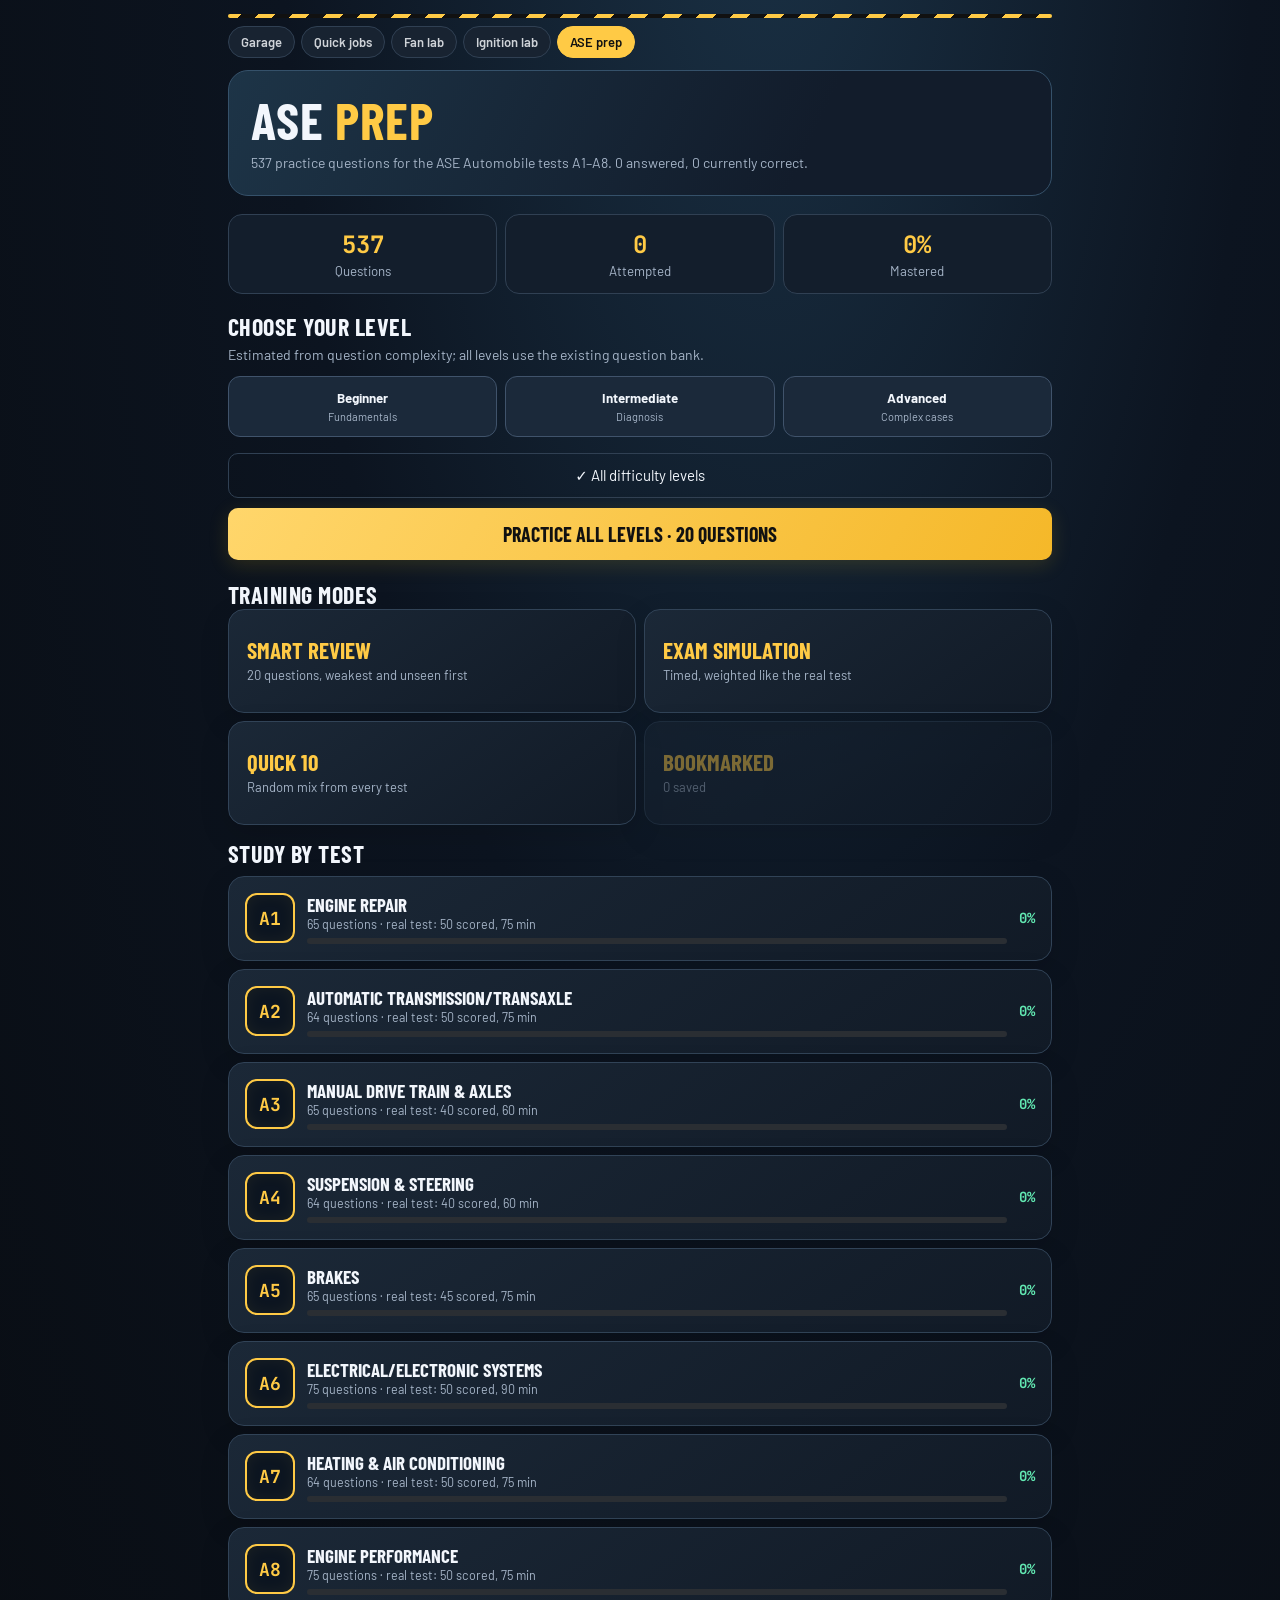
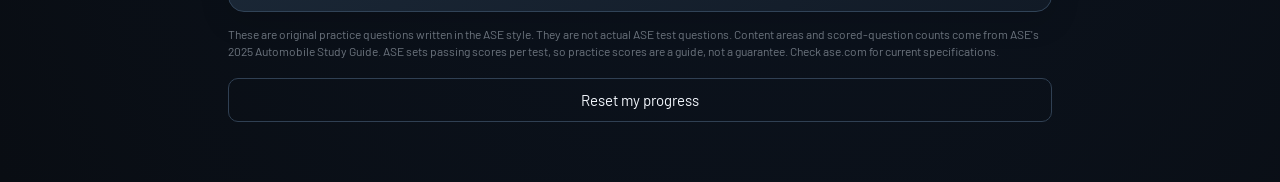
<file: ase.html>
<!DOCTYPE html>
<html lang="en">
<head>
<meta charset="UTF-8">
<meta name="viewport" content="width=device-width, initial-scale=1">
<title>Check Engine — ASE Prep</title>
<link href="https://fonts.googleapis.com/css2?family=Barlow+Condensed:wght@600;700&family=Barlow:wght@400;500;600&family=JetBrains+Mono:wght@500;600;700&display=swap" rel="stylesheet">
<style>
:root{--bg:#121417;--panel:#1c1f23;--panel2:#24282d;--line:#33383f;--text:#e9ebee;--muted:#9aa1ab;--yellow:#f5c518;--green:#7dfc9a;--red:#ff5a4e}
*{box-sizing:border-box}
html,body{margin:0;background:radial-gradient(ellipse at top,#1d2228,#0e1012 60%);background-attachment:fixed;color:var(--text);font-family:Barlow,system-ui,sans-serif;font-size:16px}
button{font-family:inherit;cursor:pointer}
.wrap{max-width:720px;margin:0 auto;padding:10px 12px 40px}
.hazard{height:6px;background:repeating-linear-gradient(-45deg,var(--yellow) 0 12px,#111 12px 24px);border-radius:3px}
.back{display:inline-block;color:var(--yellow);text-decoration:none;font:600 13px "JetBrains Mono";margin:8px 0 0;background:none;border:0;padding:0}
h1{overflow-wrap:anywhere;font-family:"Barlow Condensed";font-size:30px;text-transform:uppercase;margin:6px 0 2px;line-height:1}
h1 span{color:var(--yellow)}
h2{font-family:"Barlow Condensed";font-size:24px;text-transform:uppercase;margin:0}
.sub{color:var(--muted);font-size:14px;line-height:1.45;margin:4px 0 10px}
.card{background:var(--panel);border:1px solid var(--line);border-radius:12px;padding:12px;margin:8px 0}
.test{display:flex;align-items:center;gap:12px;width:100%;text-align:left;background:var(--panel);border:1px solid var(--line);border-radius:12px;padding:12px;margin-top:8px;color:var(--text)}
.test:hover{border-color:var(--yellow)}
.badge{flex:none;width:50px;height:50px;border-radius:10px;background:#111418;border:2px solid var(--yellow);display:flex;align-items:center;justify-content:center;font:700 18px "JetBrains Mono";color:var(--yellow)}
.test b{font-family:"Barlow Condensed";font-size:19px;text-transform:uppercase;display:block;overflow-wrap:anywhere}
.test small{color:var(--muted);font-size:12.5px}
.prog{height:6px;background:#2a2e33;border-radius:4px;margin-top:6px;overflow:hidden}
.prog i{display:block;height:100%;background:var(--green)}
.pct{margin-left:auto;font:700 14px "JetBrains Mono";color:var(--green);flex:none}
.area{display:flex;justify-content:space-between;align-items:center;gap:10px;padding:10px 0;border-bottom:1px solid var(--line)}
.area:last-child{border:0}
.area .n{font:600 12px "JetBrains Mono";color:var(--muted);white-space:nowrap}
.area button{background:var(--panel2);border:1px solid var(--line);color:var(--text);border-radius:8px;padding:7px 10px;font-size:13px;font-weight:600;white-space:nowrap}
.big{display:block;width:100%;background:var(--yellow);color:#111;border:0;border-radius:10px;padding:14px;font-family:"Barlow Condensed";font-weight:700;font-size:20px;text-transform:uppercase;margin-top:10px;text-align:center;text-decoration:none}
.ghost{display:block;width:100%;background:transparent;color:var(--text);border:1px solid var(--line);border-radius:10px;padding:12px;font-size:15px;margin-top:8px;text-align:center;text-decoration:none}
.qhead{display:flex;justify-content:space-between;font:600 12px "JetBrains Mono";color:var(--muted);margin:10px 0 6px}
.qtext{font-size:18px;line-height:1.45;font-weight:500}
.opt{display:flex;gap:10px;align-items:flex-start;width:100%;text-align:left;background:var(--panel2);border:1px solid var(--line);color:var(--text);border-radius:10px;padding:13px 12px;font-size:16px;line-height:1.35;margin-top:8px}
.opt .l{flex:none;width:24px;height:24px;border-radius:6px;background:#111418;border:1px solid var(--line);display:flex;align-items:center;justify-content:center;font:700 12px "JetBrains Mono";color:var(--yellow)}
.opt:hover:not(:disabled){border-color:var(--yellow)}
.opt.right{border-color:var(--green);background:#16301f}.opt.wrong{border-color:var(--red);background:#3a1b18}
.opt:disabled{cursor:default}
.why{background:#111418;border-left:4px solid var(--yellow);border-radius:8px;padding:10px 12px;margin-top:10px;line-height:1.5;font-size:15px;color:#d5d9de}
.why b.ok{color:var(--green)}.why b.no{color:var(--red)}
.score{font-family:"Barlow Condensed";font-size:56px;font-weight:700;line-height:1}
.res td{padding:7px 4px;border-bottom:1px solid var(--line);font-size:14px}
.res{width:100%;border-collapse:collapse}
.note{color:#6c747e;font-size:12px;line-height:1.45;margin-top:14px}
.lablink{display:flex;gap:10px;align-items:center;text-decoration:none;color:var(--text);background:#1e2a22;border:1px solid #2f5a3d;border-radius:10px;padding:10px 12px;margin-top:8px;font-size:14px}
.lablink b{color:var(--green)}
.hidden{display:none!important}
.grid2{display:grid;grid-template-columns:1fr 1fr;gap:8px}
.feat{text-align:left;background:linear-gradient(#262a30,#1c1f23);border:1px solid var(--line);border-radius:12px;padding:12px;color:var(--text)}
.feat:hover:not(:disabled){border-color:var(--yellow)}
.feat:disabled{opacity:.45}
.feat b{display:block;font-family:"Barlow Condensed";font-size:19px;text-transform:uppercase;color:var(--yellow)}
.feat span{font-size:12.5px;color:var(--muted);line-height:1.35;display:block;margin-top:2px}
.flagB{background:none;border:1px solid var(--line);color:var(--muted);border-radius:8px;padding:4px 9px;font:600 12px "JetBrains Mono"}
.flagB.on{color:var(--yellow);border-color:var(--yellow)}
.qhead{align-items:center}
.opt.sel{border-color:var(--yellow);background:#3a3410}
.examBar{position:sticky;top:0;z-index:5;display:flex;justify-content:space-between;gap:8px;background:#0b0d10;border:1px solid var(--line);border-radius:10px;padding:10px 12px;font:700 13px "JetBrains Mono";margin-top:6px}
.examBar #timer{color:var(--yellow)}
.navRow{display:grid;grid-template-columns:1fr 1fr;gap:8px;margin-top:10px}
.navRow .ghost{margin-top:0}
.ghost:disabled{opacity:.4}
.qgrid{display:grid;grid-template-columns:repeat(6,1fr);gap:6px}
.qgrid button{background:#16301f;border:1px solid #2f6b45;color:var(--text);border-radius:8px;padding:10px 0;font:700 13px "JetBrains Mono"}
.qgrid button.un{background:transparent;border-color:var(--line)}
.qgrid button.fl{background:#3a3410;border-color:var(--yellow)}
.topnav{display:flex;gap:6px;overflow-x:auto;margin:8px 0 4px;scrollbar-width:none}
.topnav::-webkit-scrollbar{display:none}
.topnav a{flex:none;text-decoration:none;color:#cfd3d8;background:#1c1f23;border:1px solid #33383f;border-radius:20px;padding:7px 12px;font:600 13px Barlow,system-ui,sans-serif}
.topnav a.on{background:#f5c518;color:#111;border-color:#f5c518}

/* 2026 workshop redesign */
:root{--bg:#090d13;--panel:#151c27;--panel2:#1d2836;--line:#304053;--text:#f2f6fc;--muted:#a5b4c7;--yellow:#ffca45;--green:#62e8b2;--red:#ff7777}
html,body{background:radial-gradient(ellipse at 60% -10%,#1a3145 0,#0c1420 45%,#090d13 100%);color:var(--text)}
.wrap{max-width:880px;padding:14px clamp(12px,3vw,28px) 60px}
.hazard{height:4px;border-radius:10px}
h1{font-size:clamp(36px,6vw,52px);letter-spacing:.02em;margin-top:16px}
h2{letter-spacing:.02em}
.card,.test,.feat{background:linear-gradient(145deg,#1b2837,#111a26);border-color:#314357;box-shadow:0 10px 30px #0002}
.card{padding:18px;border-radius:16px}.test{padding:16px;border-radius:16px;transition:transform .15s,border-color .15s}.test:hover{transform:translateY(-2px)}
.badge{border-radius:12px;background:#0c1521;box-shadow:inset 0 0 16px #ffca4510}
.feat{padding:18px;min-height:104px;border-radius:16px;transition:transform .15s}.feat:hover:not(:disabled){transform:translateY(-2px)}
.feat b{font-size:23px}.feat span{font-size:13px;line-height:1.5}
.big{background:linear-gradient(120deg,#ffd66b,#f5b829);box-shadow:0 5px 20px #f5c51825}
.big,.ghost,.opt{transition:border-color .15s,transform .15s}.big:hover,.ghost:hover:not(:disabled){transform:translateY(-1px)}
.opt{padding:16px;border-radius:12px}.opt:focus-visible,button:focus-visible,a:focus-visible{outline:3px solid var(--yellow);outline-offset:3px}
.sub{color:var(--muted)}.topnav a{background:#182331;border-color:#304053}.topnav a.on{background:var(--yellow);border-color:var(--yellow)}
.hero{padding:22px;margin:12px 0 18px;background:linear-gradient(115deg,#1d3447,#121c2b 70%);border:1px solid #35516a;border-radius:20px}
.hero h1{margin:0 0 8px}.hero .sub{margin:0}.stats{display:grid;grid-template-columns:repeat(3,1fr);gap:8px;margin:12px 0 18px}
.stat{padding:14px;background:#131e2c;border:1px solid var(--line);border-radius:14px;text-align:center}.stat strong{display:block;color:var(--yellow);font:700 24px 'JetBrains Mono',monospace}.stat small{color:var(--muted)}
.difficulty{display:grid;grid-template-columns:repeat(3,1fr);gap:8px;margin:10px 0 16px}.difficulty button{padding:13px 8px;border:1px solid #40536b;background:#1b293a;color:var(--text);border-radius:12px;font-weight:700}.difficulty button.active{border-color:var(--yellow);background:#403516;color:var(--yellow)}.difficulty small{display:block;color:var(--muted);font-size:11px;margin-top:4px;font-weight:400}
@media(max-width:440px){.stats{gap:5px}.stat{padding:10px 5px}.stat strong{font-size:19px}.difficulty{gap:5px}.difficulty button{font-size:12px}.grid2{gap:8px}.feat{padding:13px}}
</style>
</head>
<body>
<div class="wrap" id="app"></div>
<script>
const TESTS={
A1:{name:'Engine Repair',scored:50,time:75,lab:null,areas:{A:['General Engine Diagnosis',15],B:['Cylinder Head & Valve Train',10],C:['Engine Block',10],D:['Lubrication & Cooling Systems',8],E:['Fuel, Electrical, Ignition & Exhaust Inspection',7]}},
A2:{name:'Automatic Transmission/Transaxle',scored:50,time:75,lab:null,areas:{A:['General Diagnosis (mechanical/hydraulic & electronic)',25],B:['In-Vehicle Maintenance & Repair',12],C:['Off-Vehicle Repair',13]}},
A3:{name:'Manual Drive Train & Axles',scored:40,time:60,lab:null,areas:{A:['Clutch',6],B:['Transmission',7],C:['Transaxle',7],D:['Drive Shafts, U-Joints & CV Joints',5],E:['Drive Axles',7],F:['4WD / AWD Components',8]}},
A4:{name:'Suspension & Steering',scored:40,time:60,lab:null,areas:{A:['Steering Systems',12],B:['Suspension Systems',12],C:['Wheel Alignment',11],D:['Wheels & Tires',5]}},
A5:{name:'Brakes',scored:45,time:75,lab:['quick.html','Quick diagnosis (brake jobs)'],areas:{A:['Hydraulic, Power Assist & Parking Brake',19],B:['Drum Brakes',5],C:['Disc Brakes',11],D:['Electronic Brake Controls (ABS/TCS/ESC)',10]}},
A6:{name:'Electrical/Electronic Systems',scored:50,time:90,lab:['fan.html','Cooling Fan Circuit Lab'],areas:{A:['General Electrical/Electronic Diagnosis',13],B:['Battery & Starting',9],C:['Charging',5],D:['Lighting',6],E:['Body Electrical',17]}},
A7:{name:'Heating & Air Conditioning',scored:50,time:75,lab:['fan.html','Cooling Fan Circuit Lab'],areas:{A:['HVAC & Engine Cooling Service/Diagnosis',21],B:['Refrigeration System Components',10],C:['Operating Systems & Controls',19]}},
A8:{name:'Engine Performance',scored:50,time:75,lab:['ign.html','Ignition Circuit Lab'],areas:{A:['General Diagnosis',12],B:['Ignition System',8],C:['Fuel, Air Induction & Exhaust',9],D:['Emissions Control',8],E:['Computerized Engine Controls',13]}},
};
const TA='Technician A only',TB='Technician B only',BOTH='Both A and B',NEI='Neither A nor B';
const Q=[
/* ===== A1 ===== */
{t:'A1',a:'A',q:'A compression test shows 85 psi on cylinder 3 and 160–165 psi on the others. After adding a teaspoon of oil, cylinder 3 rises to 150 psi. What is the most likely cause?',o:['Burned exhaust valve','Worn piston rings on cylinder 3','Head gasket leak between two cylinders','Worn camshaft lobe'],c:1,w:'Oil temporarily seals the rings. A big rise on the wet test points to worn rings. A burned valve or a gasket leak would not improve much with oil.'},
{t:'A1',a:'A',q:'During a cylinder leakage test, air is heard escaping from the tailpipe. Which part is leaking?',o:['Intake valve','Exhaust valve','Piston rings','Head gasket'],c:1,w:'Air from the tailpipe means it is getting past the exhaust valve. Air from the throttle body means intake valve, air from the oil fill means rings, and bubbles in the radiator mean head gasket or a cracked head.'},
{t:'A1',a:'A',q:'Bubbles appear in the radiator filler neck while a cylinder leakage test is performed on one cylinder. What is the most likely cause?',o:['Leaking water pump seal','Stuck-closed thermostat','Head gasket failure or cracked head','Worn intake valve guide'],c:2,w:'Combustion-chamber air reaching the cooling system means a breach between the chamber and a coolant passage: a head gasket or a crack.'},
{t:'A1',a:'B',q:'Technician A says valve springs should be checked for squareness and free length. Technician B says spring pressure should be tested at the specified installed height. Who is correct?',o:[TA,TB,BOTH,NEI],c:2,w:'Both checks are part of normal valve spring inspection.'},
{t:'A1',a:'B',q:'An engine puffs blue smoke for a few seconds after a cold start, then clears up. What is the most likely cause?',o:['Worn valve stem seals or guides','Leaking head gasket','Rich fuel mixture','Stuck-open thermostat'],c:0,w:'Oil seeps past worn valve seals and guides while the engine sits, then burns off at startup. Rings usually smoke under load or deceleration, not just at startup.'},
{t:'A1',a:'C',q:'Cylinder taper is found by comparing bore measurements taken:',o:['At the top and bottom of ring travel','Parallel and perpendicular to the crankshaft','Between two different cylinders','Before and after honing'],c:0,w:'Taper is the difference top-to-bottom of ring travel. Out-of-round is the difference between measurements taken parallel and perpendicular to the crank.'},
{t:'A1',a:'C',q:'Technician A says Plastigage is placed on a clean, dry journal and the cap is torqued without turning the crank. Technician B says the wider the flattened Plastigage, the greater the bearing clearance. Who is correct?',o:[TA,TB,BOTH,NEI],c:0,w:'Technician A is right. A wider strip means it got squeezed more, which means less clearance, so Technician B is wrong.'},
{t:'A1',a:'D',q:'Oil pressure is normal on a cold engine but drops very low at hot idle. What is the most likely cause?',o:['Pressure relief valve stuck closed','Worn main and rod bearings','Clogged PCV valve','Overfilled crankcase'],c:1,w:'Excessive bearing clearance bleeds off pressure, and it gets worse as the oil thins out when hot. A relief valve stuck closed would cause high pressure.'},
{t:'A1',a:'D',q:'An engine is slow to warm up, heater output is weak, and code P0128 is set. What is the most likely cause?',o:['Thermostat stuck open','Thermostat stuck closed','Low oil level','Restricted radiator'],c:0,w:'P0128 means coolant temperature is below the thermostat regulating temperature, which is typical of a thermostat stuck open.'},
{t:'A1',a:'E',q:'An engine vacuum reading starts normal at 2,500 rpm and slowly drops the longer the rpm is held. What does this indicate?',o:['Burned valve','Restricted exhaust','Vacuum leak','Late ignition timing'],c:1,w:'Exhaust backpressure builds up when the exhaust can\'t flow freely, so vacuum slowly falls while rpm is held. A clogged catalytic converter is the classic cause.'},
/* ===== A2 ===== */
{t:'A2',a:'A',q:'A stall test shows engine rpm well above specification in both Drive and Reverse. What is the most likely cause?',o:['Engine performance problem','Torque converter stator clutch slipping','Low line pressure or a slipping component common to both ranges','Restricted exhaust'],c:2,w:'High stall rpm means something is slipping. When both D and R are high, look at things they share, such as line pressure (pump, filter, regulator). Low stall rpm points to engine power or the stator clutch.'},
{t:'A2',a:'A',q:'Transmission fluid is dark with a burnt smell and the pan has friction material in it. What does this indicate?',o:['Normal wear','Internal clutch or band wear from slipping or overheating','A leaking cooler line','Wrong fluid type only'],c:1,w:'Burnt fluid and friction debris point to clutches or bands that slipped and overheated.'},
{t:'A2',a:'A',q:'A shift solenoid with a resistance spec of 10–15 Ω measures 2 Ω. What is the condition?',o:['Open winding','Shorted winding','Normal','High-resistance connection'],c:1,w:'Far below spec means turns of the coil are shorted together. An open winding would read OL (infinite).'},
{t:'A2',a:'A',q:'At about 45 mph a car shudders like driving over rumble strips. The shudder stops when the brake pedal is tapped lightly. What is the most likely cause?',o:['Worn engine mounts','Torque converter clutch (TCC) apply shudder','Unbalanced tires','Worn CV joints'],c:1,w:'Tapping the brake disengages the TCC. If the shudder stops, the TCC apply is the problem. Check fluid condition first.'},
{t:'A2',a:'B',q:'Technician A says most automatic transmissions are checked cold with the engine off. Technician B says to follow the manufacturer procedure, which is usually hot, engine running, in Park or Neutral. Who is correct?',o:[TA,TB,BOTH,NEI],c:1,w:'Fluid expands when hot, and most procedures specify operating temperature with the engine running. Always follow the service information.'},
{t:'A2',a:'B',q:'Line pressure is low in all ranges. Which is the most likely cause?',o:['Leaking reverse clutch seal','Clogged transmission filter','Worn 3rd gear band','Faulty vehicle speed sensor'],c:1,w:'A problem in all ranges points to the pressure source: a clogged filter or worn pump. A single clutch leak would only drop pressure in the ranges that use that clutch.'},
{t:'A2',a:'C',q:'Clutch pack clearance on a rebuilt transmission is usually adjusted by:',o:['Changing the number of springs','Using a selective-thickness snap ring or pressure plate','Increasing line pressure','Grinding the steel plates'],c:1,w:'Clearance is measured with a feeler gauge and corrected with selective snap rings or pressure plates.'},
{t:'A2',a:'C',q:'During an air pressure test of a clutch circuit, you hear a hiss and the clutch does not apply. What does this indicate?',o:['Normal operation','A leaking seal or passage','A stuck accumulator','Correct clutch clearance'],c:1,w:'A good circuit gives a dull thud as the piston applies. A hiss without apply means air (and fluid) is leaking past a seal or out of a passage.'},
{t:'A2',a:'A',q:'Engagement into Drive is delayed when cold but normal once warm. Fluid level is correct. What is the most likely cause?',o:['Hardened piston seals','Worn torque converter','Misadjusted range sensor','Faulty output speed sensor'],c:0,w:'Hard seals leak until they warm up and soften, which delays clutch apply.'},
{t:'A2',a:'A',q:'The engine will not crank in Park, but cranks in Neutral. What is the most likely cause?',o:['Weak battery','Misadjusted or faulty transmission range sensor','Bad starter relay','Open fusible link'],c:1,w:'The range sensor (neutral safety switch) allows cranking in P and N. Cranking in only one of them points to its adjustment or contacts.'},
/* ===== A3 ===== */
{t:'A3',a:'A',q:'A clutch slips under hard acceleration. Technician A says there may be no pedal free play. Technician B says the disc may be soaked with oil. Who is correct?',o:[TA,TB,BOTH,NEI],c:2,w:'No free play keeps the release bearing partly applied, and oil on the disc lowers friction. Either one causes slipping.'},
{t:'A3',a:'A',q:'A noise is heard only while the clutch pedal is pressed down. What is the most likely source?',o:['Input shaft bearing','Release (throwout) bearing','Countershaft bearing','Reverse idler gear'],c:1,w:'The release bearing only spins under load when the pedal is pressed. A noise in neutral with the pedal released (that goes away when pressed) points to the input shaft bearing.'},
{t:'A3',a:'B',q:'Gears clash when shifting into 2nd, even with the clutch pedal pressed all the way down. What is the most likely cause?',o:['Worn 2nd-gear synchronizer blocker ring','Low fluid level only','Worn U-joint','Misadjusted shift linkage only'],c:0,w:'The synchronizer matches gear speeds before engagement. A worn blocker ring can\'t do that, so the gears clash.'},
{t:'A3',a:'B',q:'A manual transmission jumps out of 3rd gear when decelerating. What is the most likely cause?',o:['Worn clutch teeth on the gear or synchronizer sleeve','Low clutch pedal height','Worn release bearing','Leaking rear seal'],c:0,w:'Worn or tapered engagement teeth (and weak detents or excessive end play) let the sleeve walk off the gear under load changes.'},
{t:'A3',a:'D',q:'A front-wheel-drive car makes a clicking noise during sharp turns. What is the most likely cause?',o:['Inner CV joint','Outer CV joint','Wheel bearing','Differential side gears'],c:1,w:'The outer joint runs at steep angles when turning. A worn outer joint clicks during sharp turns. Inner joints more often cause shudder during acceleration.'},
{t:'A3',a:'D',q:'A rear-wheel-drive truck clunks when shifted from Drive to Reverse. Which should be inspected?',o:['U-joints and driveline backlash','Front wheel bearings','Tie-rod ends','Brake rotors'],c:0,w:'Worn U-joints or too much backlash in the driveline or axle cause a clunk when torque changes direction.'},
{t:'A3',a:'E',q:'Ring gear backlash is measured with a dial indicator on a ring gear tooth. How is backlash usually adjusted?',o:['By changing the pinion bearing preload','By moving the ring gear sideways with side-bearing shims or adjusters','By changing the ring gear bolts','By changing the gear oil viscosity'],c:1,w:'Moving the ring gear toward or away from the pinion with side-bearing shims or adjusters changes backlash.'},
{t:'A3',a:'E',q:'A limited-slip rear axle chatters on tight turns after a fluid change. What is the most likely cause?',o:['Worn pinion bearing','Missing friction modifier or wrong fluid','Low tire pressure','Worn axle bearing'],c:1,w:'Clutch-type limited-slip units need a friction modifier. Without it, the clutches stick and slip, which causes chatter.'},
{t:'A3',a:'F',q:'An AWD vehicle needs one tire replaced. What should the technician consider?',o:['Any tire size is fine','Matching tire circumference / tread depth across all tires','Only matching the brand','Only the rear tires matter'],c:1,w:'Different rolling diameters force the center coupling or transfer case to slip all the time, which can overheat and damage it. Match tires within the manufacturer\'s tread depth limit.'},
{t:'A3',a:'C',q:'A FWD car hums at highway speed. The hum changes with speed (not engine rpm) and gets louder when turning one direction. What is the most likely cause?',o:['Transaxle final drive','A wheel bearing','Inner CV joint','Clutch release bearing'],c:1,w:'Turning loads the outer wheel bearing. If the noise changes with turns, a wheel bearing is the likely cause.'},
/* ===== A4 ===== */
{t:'A4',a:'C',q:'Tires show a feathered wear pattern across the tread. Which alignment angle is most likely out of spec?',o:['Caster','Toe','Steering axis inclination','Thrust angle'],c:1,w:'Incorrect toe scrubs the tire sideways and leaves a feathered edge across the tread. Camber wear shows up on one shoulder.'},
{t:'A4',a:'C',q:'Left caster is +4.0° and right caster is +2.5°. Which way will the vehicle tend to pull?',o:['Left','Right','No pull','Pulls only when braking'],c:1,w:'A vehicle pulls toward the side with less positive caster (and toward the side with more positive camber).'},
{t:'A4',a:'C',q:'How is thrust angle corrected on a vehicle with adjustable rear suspension?',o:['Adjusting front toe','Adjusting rear toe','Adjusting front caster','Rotating the tires'],c:1,w:'Thrust angle is the direction the rear axle points. Set rear toe first, then align the front to the thrust line.'},
{t:'A4',a:'B',q:'A vehicle keeps bouncing after going over a bump. What is the most likely cause?',o:['Worn shock absorbers or struts','Worn tie-rod ends','Incorrect toe','Low power steering fluid'],c:0,w:'Shocks dampen spring oscillation. Worn units let the body keep bouncing.'},
{t:'A4',a:'B',q:'One corner of a vehicle sits noticeably lower than the others. What should the technician check first?',o:['Wheel alignment','Ride height and the spring at that corner','Tire balance','Steering gear'],c:1,w:'Measure ride height against spec. A weak or broken spring is the usual cause, and ride height affects every alignment angle.'},
{t:'A4',a:'A',q:'Power steering groans loudest at full lock, and the fluid looks foamy. What is the most likely cause?',o:['Air in the system or low fluid','Worn tie-rod ends','Incorrect toe','Worn ball joints'],c:0,w:'Air in the fluid causes foaming and pump noise. Find the leak, top off and bleed the system.'},
{t:'A4',a:'A',q:'After an alignment, the vehicle tracks straight but the steering wheel is off-center. How should this be corrected?',o:['Adjust caster on one side','Turn both tie-rod adjusters equally in the same direction','Adjust only the left tie rod','Re-index the steering wheel on its splines'],c:1,w:'Turning both tie rods equally in the same direction centers the wheel without changing total toe.'},
{t:'A4',a:'A',q:'After a battery replacement, a vehicle with electric power steering (EPS) has a warning light and uneven assist. What is the most likely fix?',o:['Replace the EPS motor','Perform steering angle sensor / EPS relearn','Flush the steering fluid','Replace the steering rack'],c:1,w:'Many EPS systems lose their steering angle zero point after a power loss and need a calibration with a scan tool or a specific procedure.'},
{t:'A4',a:'D',q:'A wheel-and-tire assembly has too much radial runout, even though it balances fine. What is the best fix?',o:['Add more wheel weights','Match-mount the tire on the wheel','Increase tire pressure','Rotate the tires front to rear'],c:1,w:'Match mounting lines up the tire\'s high spot with the wheel\'s low spot to cancel runout. Balancing can\'t fix runout.'},
{t:'A4',a:'D',q:'After a tire rotation, the TPMS shows pressures at the wrong positions. What is needed?',o:['Replace all sensors','Perform a TPMS sensor relearn','Reset the odometer','Rebalance the wheels'],c:1,w:'Direct TPMS systems that show each tire\'s location need a relearn after rotation so the module knows where each sensor is.'},
/* ===== A5 ===== */
{t:'A5',a:'A',q:'The brake pedal is spongy but firms up when pumped. What is the most likely cause?',o:['Air in the hydraulic system','Master cylinder internal bypass','Failed vacuum booster','Worn pads'],c:0,w:'Air compresses, so the pedal feels spongy. Pumping takes up the slack. Bleed the system.'},
{t:'A5',a:'A',q:'Engine off: pump the pedal to use up the vacuum reserve. Hold steady pressure on the pedal and start the engine. The pedal does not drop. What does this indicate?',o:['Normal booster operation','Faulty booster or vacuum supply','Air in the lines','Master cylinder bypass'],c:1,w:'With a working booster, the pedal drops slightly when vacuum arrives. No drop means no assist: check the vacuum hose, check valve and booster.'},
{t:'A5',a:'A',q:'The pedal is firm at first but slowly sinks under steady pressure. There are no external leaks. What is the most likely cause?',o:['Air in the lines','Master cylinder internal bypass','Seized caliper','Weak booster'],c:1,w:'With no leaks and a full reservoir, fluid is slipping past the master cylinder\'s internal seals.'},
{t:'A5',a:'A',q:'Brake fluid is found contaminated with petroleum-based fluid. What is the correct repair?',o:['Flush with fresh DOT 3','Replace all rubber hydraulic components and flush','Replace only the master cylinder','Add fluid conditioner'],c:1,w:'Petroleum makes brake rubber swell. Every seal, hose and rubber part in the system has to be replaced, and the lines flushed.'},
{t:'A5',a:'C',q:'Pedal pulsation during braking is most commonly caused by:',o:['Worn pads','Excessive rotor lateral runout or thickness variation','Air in the system','Low fluid'],c:1,w:'Runout eventually causes uneven rotor thickness, which pushes the pistons back and forth and pulses the pedal.'},
{t:'A5',a:'C',q:'A vehicle pulls to the LEFT only when braking. Which is a likely cause?',o:['Left caliper piston seized and not applying','Right caliper piston seized and not applying','Low left tire pressure only when braking','Worn right outer tie rod only'],c:1,w:'If the right caliper does not apply, the left brake does more of the work and the car pulls left.'},
{t:'A5',a:'C',q:'Technician A says rotors may be machined down to the discard thickness. Technician B says they must be at or above the minimum refinish thickness after machining. Who is correct?',o:[TA,TB,BOTH,NEI],c:1,w:'Discard thickness is the wear limit while in service. After machining, a rotor must still be at or above minimum refinish thickness.'},
{t:'A5',a:'B',q:'On most duo-servo drum brakes, the self-adjuster works when:',o:['Braking while moving forward','Braking while moving in reverse','Applying the parking brake on all designs','Accelerating'],c:1,w:'On most duo-servo designs, the adjuster lever operates during reverse stops. Some designs adjust with the parking brake, so check service info.'},
{t:'A5',a:'D',q:'ABS activates at very low speed on one wheel during a normal stop. What is the most likely cause?',o:['Low brake fluid','Damaged tone ring or excessive sensor air gap at that wheel','Faulty brake light switch','Worn pads'],c:1,w:'A weak or erratic wheel speed signal makes that wheel look like it\'s locking. Check the tone ring, air gap and sensor wiring.'},
{t:'A5',a:'D',q:'After a wheel alignment, the electronic stability control (ESC) light stays on. What is the most likely fix?',o:['Replace the ABS module','Calibrate the steering angle sensor','Bleed the brakes','Replace the yaw sensor'],c:1,w:'ESC compares steering angle with yaw rate. After an alignment, the steering angle sensor often needs recalibration.'},
/* ===== A6 ===== */
{t:'A6',a:'A',q:'A 12 V circuit has a total resistance of 4 Ω. How much current flows?',o:['0.33 A','3 A','16 A','48 A'],c:1,w:'Ohm\'s law: I = E ÷ R = 12 ÷ 4 = 3 A.'},
{t:'A6',a:'A',q:'A lamp won\'t light. With the switch on, 12 V is measured at the lamp\'s power terminal and 12 V at its ground terminal (black lead on battery negative). What is the most likely cause?',o:['Open filament','Open in the ground circuit','Blown fuse','Open switch'],c:1,w:'Voltage passes through the good filament to the ground terminal. 12 V on the ground side means the ground path is open, so no current flows.'},
{t:'A6',a:'A',q:'While cranking, 0.8 V is measured from the battery negative post to the engine block. What does this indicate?',o:['Normal reading','Excessive resistance in the ground circuit','Weak battery','Faulty starter solenoid'],c:1,w:'Ground-side voltage drop should be very low, generally around 0.2 V or less. 0.8 V means a poor ground connection or cable.'},
{t:'A6',a:'A',q:'The cooling fan relay clicks when commanded on. 12 V is present at relay pin 30, but pin 87 reads 0 V. What is the most likely cause?',o:['Open relay coil','Burnt relay contacts','Blown fan fuse','Open fan ground'],c:1,w:'A click means the coil works. Power in at 30 with nothing out at 87 means the contacts aren\'t closing. Try this in the Fan Circuit Lab.'},
{t:'A6',a:'A',q:'What is the correct way to measure parasitic battery draw?',o:['Measure immediately after shutting the doors','Connect an ammeter in series and wait for the modules to go to sleep','Measure voltage across the battery','Disconnect all fuses first'],c:1,w:'Modules stay awake for a while after shutdown. Measure in series once they sleep. Typical specs are about 50 mA or less, but check the service information.'},
{t:'A6',a:'B',q:'During a battery load test at about 70°F, what is the minimum acceptable voltage at the end of 15 seconds?',o:['8.5 V','9.6 V','10.5 V','12.4 V'],c:1,w:'Load to half the CCA rating for 15 seconds. The voltage should stay at or above 9.6 V at about 70°F (the spec is lower when the battery is colder).'},
{t:'A6',a:'B',q:'The engine cranks slowly, and starter current draw is lower than specification. What is the most likely cause?',o:['Engine mechanical bind','Shorted starter armature','High resistance in the starter circuit','Too much ignition advance'],c:2,w:'Low current with slow cranking means something is restricting current flow: corroded cables or connections, or a bad solenoid contact. High current points to a bind or a shorted starter.'},
{t:'A6',a:'C',q:'An alternator shows more than 0.5 V AC ripple at the battery. What is the most likely cause?',o:['Faulty diode in the rectifier','Loose belt','Weak battery','Corroded battery terminal'],c:0,w:'A bad diode lets AC through to the system. 0.5 V AC is a common fail point, and many newer vehicles specify much less (around 0.1 V AC). Excess ripple can cause flickering lights and module or network problems.'},
{t:'A6',a:'C',q:'Charging voltage measures 15.6 V at 2,000 rpm. What is the most likely cause?',o:['Faulty voltage regulator or regulator sense circuit','Slipping belt','Open diode','Weak battery'],c:0,w:'Overcharging means the regulator isn\'t controlling field current. Also check the regulator\'s voltage sense wiring for a bad connection.'},
{t:'A6',a:'D',q:'The left turn signal flashes much faster than normal. What is the most likely cause?',o:['Bad flasher','Burned-out bulb on the left side','Shorted turn signal switch','Blown fuse'],c:1,w:'With one bulb out, less current flows through the flasher. Most flashers and body modules respond by flashing noticeably faster (hyperflash). Some older thermal flashers may stay lit or stop flashing instead.'},
{t:'A6',a:'E',q:'With the battery disconnected, resistance between DLC pins 6 and 14 (CAN high/low) reads 120 Ω. What does this indicate?',o:['Normal','One terminating resistor or bus branch is open','Bus shorted to ground','Bus shorted to voltage'],c:1,w:'Two 120 Ω terminating resistors in parallel read about 60 Ω. A reading of 120 Ω means one resistor or its branch is open.'},
{t:'A6',a:'E',q:'Before servicing an airbag (SRS) component, the technician should:',o:['Unplug the airbag with the key on','Disconnect the battery and wait the time specified by the manufacturer','Probe the airbag connector with a test light','Remove the SRS fuse only'],c:1,w:'The SRS module stores reserve energy. Disconnect the battery and wait the specified time before disconnecting any SRS component. Never probe an airbag with a test light or ohmmeter.'},
/* ===== A7 ===== */
{t:'A7',a:'A',q:'The heater blows cold. Both heater hoses are hot. What is the most likely cause?',o:['Restricted heater core','Blend door stuck or actuator failed','Stuck-open thermostat','Low coolant'],c:1,w:'Hot coolant is flowing through the core, but the air isn\'t being directed across it. One hot hose and one cool hose would point to a restricted core.'},
{t:'A7',a:'A',q:'What is the most accurate way to check coolant freeze protection?',o:['Color of the coolant','A refractometer','Smell','A voltmeter in the coolant'],c:1,w:'A refractometer measures glycol concentration accurately. A voltmeter in the coolant checks for electrolysis, not freeze protection.'},
{t:'A7',a:'B',q:'The A/C blows warm. Low-side and high-side pressures are both lower than normal. What is the most likely cause?',o:['Overcharge','Undercharge (low refrigerant)','Restricted condenser airflow','Air in the system'],c:1,w:'Low pressure on both sides with poor cooling is classic low refrigerant. Find the leak before recharging.'},
{t:'A7',a:'B',q:'Low-side and high-side pressures are both higher than normal and cooling is poor. Which is the most likely cause?',o:['Undercharge','Condenser fan inoperative','Restricted orifice tube','Bad compressor clutch'],c:1,w:'Poor heat rejection at the condenser raises pressure on both sides. Check the fan and airflow, and look for overcharge.'},
{t:'A7',a:'B',q:'The low side drops into a vacuum, the high side is low, and frost forms at the expansion valve. What is the most likely cause?',o:['Overcharge','Restriction at the metering device (or moisture freezing)','Bad blower motor','Low compressor oil'],c:1,w:'A restriction starves the evaporator and the low side pulls into vacuum. Moisture can freeze at the valve. Replace the drier and evacuate thoroughly.'},
{t:'A7',a:'B',q:'Why should a refrigerant identifier be used before recovering refrigerant?',o:['To measure the oil level','To avoid contaminating the recovery equipment and supply','To find leaks','It is only needed for R-12'],c:1,w:'Mixed or contaminated refrigerant can ruin a recovery machine and its tank. Identify it first and handle contaminated refrigerant separately.'},
{t:'A7',a:'C',q:'The blower motor works only on HIGH. What is the most likely cause?',o:['Failed blower motor resistor','Bad blower motor','Blown blower fuse','Bad blower relay only'],c:0,w:'HIGH usually bypasses the resistor. Lower speeds go through it, so an open resistor kills only the lower speeds.'},
{t:'A7',a:'C',q:'The A/C compressor clutch slips and won\'t pull in fully. Technician A says the air gap may be too large. Technician B says the voltage at the clutch coil should be checked. Who is correct?',o:[TA,TB,BOTH,NEI],c:2,w:'An air gap out of spec or low coil voltage (high resistance in the feed or ground) both weaken the clutch\'s magnetic pull.'},
{t:'A7',a:'A',q:'Technician A says an R-1234yf system can be serviced with an R-134a recovery machine. Technician B says R-1234yf requires dedicated, certified equipment. Who is correct?',o:[TA,TB,BOTH,NEI],c:1,w:'R-1234yf is mildly flammable and needs equipment certified for it. Cross-using machines contaminates both refrigerants.'},
{t:'A7',a:'C',q:'Why does a low-pressure cutoff switch open?',o:['To cycle the condenser fan','To stop compressor operation when system pressure (charge) is too low','To turn on the blower','To control the blend door'],c:1,w:'Running the compressor with a low charge starves it of oil. The switch protects the compressor.'},
/* ===== A8 ===== */
{t:'A8',a:'A',q:'Short- and long-term fuel trims add up to +25% at idle and drop to +3% at 2,500 rpm. What is the most likely cause?',o:['Weak fuel pump','Vacuum leak','Dirty MAF sensor','Restricted fuel filter'],c:1,w:'Unmetered air matters most at low airflow (idle). A weak pump or clogged filter gets worse under load.'},
{t:'A8',a:'A',q:'At idle, the vacuum gauge needle drops 3–4 in. Hg at a steady, regular interval. What is the most likely cause?',o:['Late timing','Burned or leaking valve','Restricted exhaust','Vacuum leak'],c:1,w:'A regular drop happens every time the bad cylinder\'s valve should seal. A steady low reading points to late timing or a leak.'},
{t:'A8',a:'B',q:'A secondary ignition waveform shows a very high firing line on one cylinder. What is the most likely cause?',o:['Fouled spark plug','Excessive plug gap or open plug wire','Rich mixture','Shorted coil'],c:1,w:'High resistance in the secondary (wide gap, open wire) needs more voltage to fire. A fouled plug gives a LOW firing line. Try it in the Ignition Lab.'},
{t:'A8',a:'B',q:'Cylinder 2 is misfiring (P0302). After swapping coil 2 with coil 3, the code changes to P0303. What is the most likely cause?',o:['Bad spark plug 2','Bad coil','Injector 2','Low compression in cylinder 2'],c:1,w:'The misfire followed the coil.'},
{t:'A8',a:'C',q:'On a return-type fuel system, fuel pressure is low but rises to spec when the return line is briefly pinched. What is the most likely cause?',o:['Weak fuel pump','Faulty pressure regulator','Clogged filter','Leaking injector'],c:1,w:'Blocking the return raises pressure, so the pump can supply it. The regulator is bleeding off too much.'},
{t:'A8',a:'C',q:'During an injector balance test, one injector shows much less pressure drop than the others. What does this indicate?',o:['Leaking injector','Restricted injector','Normal','Leaking pressure regulator'],c:1,w:'Less pressure drop means less fuel flowed through that injector, so it\'s restricted. Too much drop would mean a rich or leaking injector.'},
{t:'A8',a:'D',q:'An EGR valve stuck open will most likely cause:',o:['Detonation at cruise','Rough idle or stalling','High NOx','Hard hot start only'],c:1,w:'Exhaust gas at idle dilutes the mixture and causes a rough idle or stalling. An EGR that never opens raises NOx and can cause pinging.'},
{t:'A8',a:'D',q:'With the engine warm, the downstream O2 sensor switches as fast as the upstream sensor. What does this indicate?',o:['Normal catalytic converter','Catalytic converter not storing oxygen (low efficiency)','Exhaust leak after the converter only','Faulty upstream sensor'],c:1,w:'A good converter smooths the downstream signal. Copying the upstream switching means it has lost its oxygen storage (P0420).'},
{t:'A8',a:'E',q:'A MAP sensor reads about 4.5 V with the engine warm at idle. What is the most likely cause?',o:['Normal reading','Disconnected or blocked vacuum hose to the MAP sensor','Vacuum leak','Restricted exhaust'],c:1,w:'High vacuum at idle should give a low MAP voltage (about 1 V). 4.5 V means the sensor sees atmospheric pressure, as if its hose were off.'},
{t:'A8',a:'E',q:'Several sensors (TPS, MAP, fuel tank pressure) set codes at the same time. What should be checked first?',o:['Each sensor individually','The shared 5 V reference circuit','Fuel pressure','Ignition timing'],c:1,w:'Sensors that share a 5 V reference all fail when it is shorted or open. Check the common circuit first.'},
{t:'A8',a:'D',q:'Code P0456 (EVAP very small leak) is set. What is the best way to locate the leak?',o:['Smoke test the EVAP system','Replace the gas cap without testing','Replace the purge valve','Check fuel pressure'],c:0,w:'A smoke machine finds small EVAP leaks: caps, hoses, vent valves, the filler neck.'},
{t:'A8',a:'E',q:'A customer complains of a hesitation. A scope on the TPS signal shows a sharp drop to near 0 V during a slow throttle sweep. What does this indicate?',o:['Normal TPS operation','A dead spot in the TPS','A bad 5 V reference only','A vacuum leak'],c:1,w:'The TPS signal should sweep smoothly. A dropout at one position is a worn spot in the sensor\'s resistive track.'},
];

Q.push(
/* ===================== A1 ENGINE REPAIR ===================== */
{t:'A1',a:'A',q:'A light knocking noise gets louder with engine speed and nearly disappears when that cylinder is disabled during a power balance test. What is the most likely cause?',o:['Worn main bearing','Worn connecting rod bearing','Loose flywheel','Excessive crankshaft end play'],c:1,w:'Disabling the cylinder takes the load off its rod bearing, so the knock fades. A main bearing knock is a deeper thud that doesn\'t change much when one cylinder is killed.'},
{t:'A1',a:'A',q:'A hollow knocking noise is loudest when the engine is cold and quiets down as it warms up. What is the most likely cause?',o:['Piston slap','Rod bearing knock','Detonation','Loose torque converter bolts'],c:0,w:'Excessive piston-to-wall clearance makes the piston rock in the bore. As the piston expands with heat, the clearance shrinks and the noise fades.'},
{t:'A1',a:'A',q:'A ticking noise occurs at half crankshaft speed. Where is it most likely coming from?',o:['Crankshaft','Valve train','Flywheel','Torque converter'],c:1,w:'The camshaft and valve train turn at half crankshaft speed, so a noise at half engine speed points there.'},
{t:'A1',a:'A',q:'A milky residue is found under the oil fill cap of a car driven only on short trips. Coolant level is stable and the oil on the dipstick looks normal. What is the most likely cause?',o:['Blown head gasket','Condensation from short-trip driving','Cracked block','Failed oil cooler'],c:1,w:'Short trips never fully warm the engine, so moisture condenses inside. With stable coolant and clean dipstick oil, internal coolant leaks are unlikely.'},
{t:'A1',a:'A',q:'Thick white exhaust smoke with a sweet smell most likely indicates:',o:['Burning oil','Burning coolant','Rich fuel mixture','Normal condensation'],c:1,w:'Coolant burning in the combustion chamber produces white, sweet-smelling smoke. Blue-gray smoke is oil, black smoke is a rich mixture.'},
{t:'A1',a:'A',q:'Black exhaust smoke under acceleration most likely indicates:',o:['Oil burning','Coolant leak','Rich air-fuel mixture','Lean misfire'],c:2,w:'Black smoke is unburned fuel (soot) from a rich mixture.'},
{t:'A1',a:'A',q:'A compression test shows two cylinders next to each other are both low. What is the most likely cause?',o:['Worn rings in both','Head gasket leak between the two cylinders','Two burned valves','Worn camshaft'],c:1,w:'Two adjacent low cylinders usually share a leak path: a head gasket breached between them.'},
{t:'A1',a:'A',q:'A cylinder reads low on a dry compression test, and adding oil does NOT raise the reading. What is the most likely cause?',o:['Worn piston rings','Leaking valve or head gasket','Worn cylinder walls','Low oil pressure'],c:1,w:'Oil helps seal rings, not valves. No improvement on the wet test points to a valve or gasket leak. Follow up with a leakage test to pinpoint it.'},
{t:'A1',a:'B',q:'Which tool is used with an outside micrometer to measure valve guide inside diameter?',o:['Feeler gauge','Small-hole gauge','Dial bore gauge only','Vernier caliper'],c:1,w:'A small-hole (split-ball) gauge is expanded in the guide and then measured with an outside micrometer.'},
{t:'A1',a:'B',q:'How is cylinder head warpage checked?',o:['With a micrometer across the deck','With a precision straightedge and feeler gauge in several directions','By measuring valve spring height','With a dial bore gauge'],c:1,w:'Lay a straightedge lengthwise, crosswise and diagonally, and try feeler gauges underneath. Compare to the manufacturer\'s flatness spec.'},
{t:'A1',a:'B',q:'A valve seat ground too narrow will most likely cause:',o:['Poor heat transfer and valve burning','Carbon buildup on the seat','Increased valve spring pressure','Low oil consumption'],c:0,w:'The seat is where the valve transfers heat to the head. Too narrow a contact area and the valve runs hot. Too wide traps carbon and lowers seating pressure.'},
{t:'A1',a:'B',q:'Technician A says a broken timing belt on an interference engine can bend valves. Technician B says timing belts should be replaced at the manufacturer\'s interval even if they look good. Who is correct?',o:[TA,TB,BOTH,NEI],c:2,w:'On interference engines, pistons and valves can collide if the timing is lost. Belts can fail without warning, so follow the replacement interval.'},
{t:'A1',a:'B',q:'One hydraulic lifter keeps ticking long after warm-up, even with correct oil level and pressure. What is the most likely cause?',o:['Normal operation','Collapsed or sticking lifter','Worn timing chain','Low coolant'],c:1,w:'A lifter that won\'t pump up (worn, dirty or collapsed) leaves clearance in the valve train and ticks.'},
{t:'A1',a:'B',q:'How can camshaft lobe wear be measured?',o:['Measuring lobe height with a micrometer','Checking valve spring free length','Measuring cam bearing bore with a ruler','Measuring timing chain slack'],c:0,w:'Compare lobe height (or lift measured with a dial indicator on the pushrod or lifter) to spec or to other lobes.'},
{t:'A1',a:'C',q:'Crankshaft end play is measured with a dial indicator. Which part controls it?',o:['Rod bearings','Thrust bearing','Oil pump','Timing chain'],c:1,w:'The thrust bearing (or thrust washers) on one main journal limits fore-and-aft crank movement.'},
{t:'A1',a:'C',q:'How is piston ring end gap measured?',o:['Ring installed on the piston, measured with a micrometer','Ring squared in the cylinder bore, gap measured with a feeler gauge','Ring measured with a caliper on the bench','With Plastigage'],c:1,w:'Push the ring squarely into the bore with a piston and measure the gap with a feeler gauge.'},
{t:'A1',a:'C',q:'Why are cylinder walls honed before installing new rings?',o:['To enlarge the bore','To create a crosshatch pattern that helps the rings seat','To polish the walls smooth','To remove the ring ridge'],c:1,w:'The crosshatch holds oil and gives the new rings a surface to wear in against. A ridge reamer removes the ridge.'},
{t:'A1',a:'C',q:'Piston ring side clearance is checked by:',o:['Measuring the ring in the bore','Inserting a feeler gauge between the ring and the ring land with the ring in its groove','Using Plastigage','Measuring piston diameter'],c:1,w:'Side clearance is the gap between the ring and its groove. Too much points to worn ring lands.'},
{t:'A1',a:'C',q:'Torque-to-yield (TTY) head bolts should generally be:',o:['Reused if they look good','Replaced with new bolts','Torqued 20% higher when reused','Lubricated with thread locker only'],c:1,w:'TTY bolts are stretched into their yield range and won\'t clamp correctly a second time. Most manufacturers require new bolts.'},
{t:'A1',a:'C',q:'Main bearing caps must be installed:',o:['In any position','In their original location and direction','With new bolts only','Without torque specs'],c:1,w:'Caps are line-bored with the block. Mixing them up or reversing them changes the bore alignment.'},
{t:'A1',a:'D',q:'What is the most accurate way to verify actual engine oil pressure?',o:['The dash gauge','A mechanical gauge installed in the sending unit port','The oil level on the dipstick','The scan tool only'],c:1,w:'A mechanical gauge removes the sender and dash gauge from the equation.'},
{t:'A1',a:'D',q:'A radiator cap tester shows the cap releases well below its rated pressure. What is the result?',o:['Lower boiling point and possible overheating or coolant loss','Higher boiling point','Better cooling','No effect'],c:0,w:'System pressure raises the coolant\'s boiling point. A weak cap lets coolant boil and escape sooner.'},
{t:'A1',a:'D',q:'Coolant is dripping from the small weep hole on the water pump. What is the correct repair?',o:['Add stop-leak','Replace the water pump','Replace the thermostat','Tighten the pump bolts'],c:1,w:'The weep hole drips when the pump\'s internal shaft seal fails. The pump must be replaced.'},
{t:'A1',a:'D',q:'A voltmeter reads 0.7 V between the coolant and engine ground. What does this indicate?',o:['Normal reading','Electrolysis from degraded coolant or a poor ground','Good freeze protection','Thermostat failure'],c:1,w:'Coolant should carry very little voltage. A high reading means depleted coolant, a missing ground, or both. Check the grounds and replace the coolant.'},
{t:'A1',a:'D',q:'An engine keeps losing coolant with no external leaks, and the cooling system pressurizes quickly when warm. Which test helps confirm a combustion leak?',o:['Chemical block (combustion leak) test','Oil pressure test','Fuel pressure test','Spark test'],c:0,w:'The block tester\'s fluid changes color when it detects exhaust gases (CO2) in the coolant vapors.'},
{t:'A1',a:'E',q:'An exhaust leak upstream of the front oxygen sensor can cause:',o:['A false lean reading and the engine running rich','A false rich reading','No effect on fuel control','Low oil pressure'],c:0,w:'Outside air drawn in at the leak makes the O2 sensor read lean, so the PCM adds fuel.'},
{t:'A1',a:'E',q:'When replacing a timing belt that also drives the water pump, it is usually recommended to:',o:['Reuse the water pump','Replace the water pump and tensioner at the same time','Skip the tensioner','Replace only the belt'],c:1,w:'A failing pump or tensioner can ruin the new belt. Most of the labor is already done, so replacing them together makes sense.'},
{t:'A1',a:'E',q:'A spark plug has a white, blistered insulator. What does this indicate?',o:['Rich mixture','Overheating: lean mixture, over-advanced timing or a plug that\'s too hot','Oil fouling','Normal wear'],c:1,w:'A white, blistered insulator is a sign of excessive combustion chamber heat.'},
{t:'A1',a:'E',q:'A "hotter" spark plug heat range means:',o:['A shorter insulator nose that sheds heat faster','A longer insulator nose that keeps more heat','A wider gap','A higher firing voltage only'],c:1,w:'A longer heat path keeps the tip hotter, which helps burn off deposits. Use the heat range the manufacturer specifies.'},
{t:'A1',a:'E',q:'Fuel pressure leaks down quickly after shutoff and the engine is hard to start after sitting. What is the most likely cause?',o:['Leaking injector or a faulty pump check valve','Clogged air filter','Bad crank sensor','Weak ignition coil'],c:0,w:'Residual pressure should hold. A leaking injector or check valve lets it bleed off, so the system must re-prime before starting.'},

/* ===================== A2 AUTOMATIC TRANSMISSION ===================== */
{t:'A2',a:'A',q:'A transmission slips only in 2nd gear. What should be suspected?',o:['The pump','A holding device used only in 2nd gear','The torque converter','The valve body in all ranges'],c:1,w:'Use the clutch/band application chart: a slip in only one gear points to the component that\'s applied only in that gear.'},
{t:'A2',a:'A',q:'A vehicle has all forward gears but no Reverse. What is the most likely cause?',o:['Weak pump','A failed reverse-only clutch or band','A clogged filter','A bad torque converter'],c:1,w:'If forward gears work, the pump and converter are OK. Look at the components applied only in reverse.'},
{t:'A2',a:'A',q:'Upshifts are harsh in every gear and line pressure reads high. What is the most likely cause?',o:['Low fluid','Faulty pressure control (EPC) solenoid or its circuit','Worn clutch plates','Slipping torque converter'],c:1,w:'The pressure control solenoid regulates line pressure. If it fails or loses its signal, pressure usually goes to maximum, which gives harsh shifts.'},
{t:'A2',a:'A',q:'An electronic transmission is stuck in one gear (limp mode) and shows multiple solenoid codes. What should be checked first?',o:['Each solenoid\'s resistance individually','The common power feed and ground to the solenoids','The torque converter','The fluid color only'],c:1,w:'Several solenoid codes at once point to something they share: the power supply, a ground or the main connector.'},
{t:'A2',a:'A',q:'The torque converter clutch never engages. Scan data shows the brake switch as "ON" even with the pedal released. What is the most likely cause?',o:['A failed TCC solenoid','A misadjusted or faulty brake pedal switch','Low line pressure','A bad engine coolant sensor'],c:1,w:'The PCM releases (or won\'t apply) the TCC when it sees the brakes applied.'},
{t:'A2',a:'A',q:'Transmission fluid is pink and foamy. What is the most likely cause?',o:['Coolant contamination','Overfilled transmission','Burnt clutches','Normal condition'],c:1,w:'Too much fluid lets rotating parts whip it into foam. Milky, cloudy fluid points to coolant contamination from the cooler.'},
{t:'A2',a:'A',q:'Transmission fluid is milky pink. What is the most likely cause?',o:['Overfill','Coolant leaking in through the radiator\'s transmission cooler','Old fluid','Wrong fluid type'],c:1,w:'An internal leak in the cooler inside the radiator mixes coolant with the fluid. Coolant destroys friction material, so act quickly.'},
{t:'A2',a:'A',q:'There is no engine braking when Manual 1 (Low) is selected while coasting. What is the most likely cause?',o:['A failed holding device for manual low (such as the low/reverse clutch or band)','A bad torque converter','A weak pump','A failed speed sensor'],c:0,w:'In drive range 1st, a one-way clutch freewheels on coast. Manual low applies an extra holding device for engine braking. If it doesn\'t apply, the vehicle freewheels.'},
{t:'A2',a:'A',q:'An output shaft speed sensor fails. Which symptom is most likely?',o:['Erratic or no shifting and an inoperative speedometer','Harsh engagement only','Fluid leak','Engine misfire'],c:0,w:'The TCM uses output speed for shift scheduling, and it often feeds the speedometer.'},
{t:'A2',a:'A',q:'Line pressure is correct in Park and Neutral but drops sharply when Drive is selected. What is the most likely cause?',o:['A clogged filter','A leak in the circuit applied in Drive (such as a forward clutch seal)','A weak pump','A bad pressure regulator'],c:1,w:'A good pump makes pressure in P and N. The drop happens only when the Drive circuit is fed, so the leak is in that circuit.'},
{t:'A2',a:'A',q:'The transmission fluid temperature (TFT) sensor reads −40°F on the scan tool with a warm transmission. What is the most likely cause?',o:['A shorted sensor','An open in the sensor or its circuit','Normal for a cold start','A bad TCM ground only'],c:1,w:'Most thermistor sensors read their coldest value when the circuit is open (the TCM sees full reference voltage).'},
{t:'A2',a:'A',q:'After a valve body replacement, the transmission shifts poorly. What should be performed?',o:['A fluid flush only','Transmission adaptive relearn procedure','Engine idle relearn only','Nothing; it fixes itself instantly'],c:1,w:'Many electronic transmissions need adaptive values reset and relearned with a scan tool or drive procedure after repairs.'},
{t:'A2',a:'A',q:'A vehicle accelerates poorly from a stop but cruises normally at highway speed. Which part is most likely at fault?',o:['A torque converter stator one-way clutch that freewheels','A seized stator one-way clutch','A slipping 3rd clutch','Wrong fluid'],c:0,w:'The stator multiplies torque at low speed. If its one-way clutch freewheels, launch is weak. A seized stator causes overheating and poor top-end performance instead.'},
{t:'A2',a:'A',q:'A transmission shift flares (the rpm jumps briefly) on the 1–2 upshift. What is the most likely cause?',o:['Low line pressure or a worn 2nd-gear apply component','Overfilled fluid','A bad output speed sensor only','A misadjusted throttle body'],c:0,w:'A flare means the off-going and on-coming elements overlap poorly, often because of low apply pressure or a worn component.'},
{t:'A2',a:'B',q:'During a fluid service, a small amount of fine fuzzy material is found in the pan. What does this mean?',o:['Normal wear; continue the service','The transmission needs immediate overhaul','The wrong fluid was used','The torque converter has failed'],c:0,w:'A light amount of fine friction material is normal. Large metal chunks or heavy debris mean internal damage.'},
{t:'A2',a:'B',q:'After a transmission rebuild, why should the cooler and cooler lines be flushed?',o:['To remove debris that could contaminate the rebuilt unit','To remove air only','It\'s not necessary','To raise fluid temperature'],c:0,w:'Debris trapped in the cooler can flow back into the new transmission and cause a repeat failure.'},
{t:'A2',a:'B',q:'Why should valve body bolts be torqued to spec in the correct sequence?',o:['To prevent warping the valve body and sticking valves','To reduce noise','To set line pressure','To prevent fluid foaming'],c:0,w:'Uneven clamping can distort the valve body and bind its spool valves.'},
{t:'A2',a:'B',q:'Fluid is dripping from the bell housing area of an automatic. How can you tell whether it\'s the front pump seal or the rear main seal?',o:['Check the fluid\'s color and smell','Replace both','Check tire pressure','Check the dipstick only'],c:0,w:'Red ATF points to the pump seal, while brown or black oil points to the engine\'s rear main seal. Dye can confirm it.'},
{t:'A2',a:'B',q:'The gear selector shows Drive, but the transmission is between detents. What should be adjusted?',o:['Shift cable/linkage','Line pressure','Torque converter','Throttle position sensor'],c:0,w:'The shift cable must line up the manual valve with each range detent, or you get partial engagement and wear.'},
{t:'A2',a:'B',q:'An output shaft seal keeps leaking after replacement. What should be checked?',o:['Extension housing bushing wear','Torque converter','Pump gears','TCC solenoid'],c:0,w:'A worn bushing lets the driveshaft yoke move around and quickly ruins the new seal.'},
{t:'A2',a:'B',q:'On older transmissions with a vacuum modulator, a ruptured diaphragm can cause:',o:['Transmission fluid drawn into the engine and white exhaust smoke','Delayed engagement only','A no-start','Overheating coolant'],c:0,w:'Engine vacuum pulls fluid through the ruptured diaphragm into the intake. Check the vacuum hose for fluid.'},
{t:'A2',a:'B',q:'Which scan tool function helps check a shift solenoid without removing it?',o:['Freeze frame','Bidirectional output (solenoid) test','Readiness monitors','VIN read'],c:1,w:'Commanding the solenoid on and off while listening or checking the circuit confirms the TCM, wiring and solenoid response.'},
{t:'A2',a:'C',q:'In a simple planetary gearset, the sun gear is held and the ring gear is driven. What does the carrier output?',o:['Reverse','Gear reduction (underdrive)','Direct drive','Overdrive'],c:1,w:'Ring as input, sun held, carrier as output gives a forward reduction.'},
{t:'A2',a:'C',q:'Locking any two members of a simple planetary gearset together results in:',o:['Reverse','Neutral','Direct drive (1:1)','Overdrive'],c:2,w:'With two members locked, the whole set turns as one unit.'},
{t:'A2',a:'C',q:'In a simple planetary gearset, the carrier is held and the sun gear is driven. What happens?',o:['Reverse','Direct drive','Overdrive','Neutral'],c:0,w:'With the carrier held, the planet gears act as idlers, so the ring turns in the opposite direction.'},
{t:'A2',a:'C',q:'During overhaul, steel clutch plates are blue and slightly warped. What should be done?',o:['Reuse them','Replace them','Sand them flat','Flip them over'],c:1,w:'Heat damage and warping cause slipping and uneven apply. Replace them.'},
{t:'A2',a:'C',q:'Before installation, new friction clutch plates should be:',o:['Installed dry','Soaked in the correct transmission fluid','Sanded','Coated in grease'],c:1,w:'Soaking (usually 15 minutes or more) fills the friction material so it isn\'t scorched on first apply.'},
{t:'A2',a:'C',q:'Pump gear-to-housing face clearance is measured with:',o:['Plastigage','A straightedge and feeler gauge','A dial bore gauge','A micrometer only'],c:1,w:'Lay a straightedge across the pump body and measure to the gears with a feeler gauge.'},
{t:'A2',a:'C',q:'Transmission end play measured with a dial indicator is out of spec. How is it usually corrected?',o:['A selective thrust washer','More fluid','A new torque converter','Tightening the pan bolts'],c:0,w:'Selective-thickness thrust washers set the end play.'},
{t:'A2',a:'C',q:'Before installing a one-way (sprag or roller) clutch, the technician should:',o:['Verify it locks in one direction and freewheels in the other','Lubricate it with grease','Check its resistance','Heat it'],c:0,w:'A one-way clutch installed backwards causes a no-drive or a gear that won\'t hold. Check its direction against service info.'},

/* ===================== A3 MANUAL DRIVE TRAIN & AXLES ===================== */
{t:'A3',a:'A',q:'A clutch chatters when engaging. Technician A says the disc may be contaminated with oil. Technician B says worn engine or transmission mounts can cause it. Who is correct?',o:[TA,TB,BOTH,NEI],c:2,w:'Both cause grab-and-release engagement: contamination changes friction, and loose mounts let the driveline move.'},
{t:'A3',a:'A',q:'Gears grind when shifting into first with the engine running but shift smoothly with the engine off. What is the most likely cause?',o:['Clutch not fully releasing (drag)','Worn synchronizers in all gears','Low gear oil','Worn U-joint'],c:0,w:'If the clutch drags, the input shaft keeps spinning and the gears clash. With the engine off, nothing is spinning.'},
{t:'A3',a:'A',q:'A hydraulic clutch pedal feels spongy and the clutch doesn\'t fully release. What is the most likely cause?',o:['Air in the clutch hydraulic system','Worn pressure plate','Worn pilot bearing','Oil on the disc'],c:0,w:'Air compresses, which reduces release travel. Bleed the system and check for leaks.'},
{t:'A3',a:'A',q:'A squealing noise is heard when the clutch pedal is pressed with the vehicle stopped in neutral. Technician A says a worn pilot bearing can cause it. Technician B says a worn release bearing can cause it. Who is correct?',o:[TA,TB,BOTH,NEI],c:2,w:'Both bearings only work when the pedal is pressed. The release bearing spins under load, and the pilot bearing has the crank turning around a stopped input shaft.'},
{t:'A3',a:'A',q:'During clutch replacement, the flywheel shows heat cracks and hard spots. What should be done?',o:['Reuse it','Resurface or replace per manufacturer (dual-mass flywheels are usually replaced)','Sand it with emery cloth','Install a thicker disc'],c:1,w:'A damaged surface causes chatter and wears the new disc. Many dual-mass flywheels can\'t be resurfaced.'},
{t:'A3',a:'B',q:'A noise is heard in neutral with the clutch released, and it goes away when the clutch is pressed. What is the most likely source?',o:['Release bearing','Input shaft bearing','Pilot bearing','Output shaft seal'],c:1,w:'With the clutch released in neutral, the input shaft and countershaft turn. Pressing the clutch stops them.'},
{t:'A3',a:'B',q:'A manual transmission is very hard to shift in cold weather only. What is the most likely cause?',o:['Wrong lubricant viscosity','Broken shift fork','Worn clutch disc','Worn U-joints'],c:0,w:'Gear oil that\'s too thick slows synchronizer action when cold. Use the specified lubricant.'},
{t:'A3',a:'B',q:'How is synchronizer blocker ring wear checked?',o:['Measuring the gap between the ring and the gear\'s cone with a feeler gauge','Measuring ring diameter with a micrometer','Checking ring weight','Visual check only'],c:0,w:'As the cone surfaces wear, the ring sits closer to the gear. Compare the gap to spec.'},
{t:'A3',a:'B',q:'A transmission is noisy in every gear except direct drive. What is the most likely cause?',o:['Countershaft bearings or gears','Input shaft seal','Clutch disc','Shift forks'],c:0,w:'In direct drive, power bypasses the countershaft gears, so they\'re unloaded. Noise in every other gear points to the countershaft.'},
{t:'A3',a:'B',q:'Shifting is hard into one specific gear, while all other gears shift normally. What is the most likely cause?',o:['A worn synchronizer or shift fork for that gear','A dragging clutch','Low fluid','A misadjusted clutch pedal'],c:0,w:'A clutch or fluid problem affects every gear. A problem with one gear points to its own synchronizer, fork or detent.'},
{t:'A3',a:'C',q:'A manual transaxle requires a specific fluid type. Which should be used?',o:['Any 80W-90 gear oil','The fluid specified by the manufacturer (which may be ATF, engine oil or a special MTF)','Engine oil only','Power steering fluid'],c:1,w:'Transaxle synchronizers are designed around a specific fluid. The wrong one causes hard shifting or wear.'},
{t:'A3',a:'C',q:'A front-wheel-drive car pulls to one side under hard acceleration. Which condition is this?',o:['Torque steer','Bump steer','Memory steer','Brake pull'],c:0,w:'Unequal-length half shafts, worn mounts or a tire difference can make the car steer itself under heavy torque.'},
{t:'A3',a:'C',q:'A transaxle clunks when accelerating from a stop and when letting off the throttle. What should be inspected first?',o:['Engine and transaxle mounts','Pilot bearing','Synchronizers','Clutch disc'],c:0,w:'Worn mounts let the powertrain shift as torque changes direction.'},
{t:'A3',a:'C',q:'A transaxle makes noise only when turning, not when driving straight. Which part is most likely at fault?',o:['Differential pinion and side gears','Input shaft bearing','Countershaft','Clutch'],c:0,w:'The differential gears only rotate relative to each other during turns.'},
{t:'A3',a:'C',q:'A cable-shifted transaxle won\'t go fully into some gears after a clutch job. What should be checked?',o:['Shift cable adjustment and routing','Pilot bearing','Fluid color','CV joints'],c:0,w:'Cables disturbed during removal often need adjusting to center the shifter.'},
{t:'A3',a:'D',q:'A CV boot is torn but the joint is not yet noisy. What is the best repair?',o:['Leave it alone','Replace the boot (and clean and re-grease the joint) or replace the axle if contaminated','Tape the boot','Add grease through the tear'],c:1,w:'Dirt and water quickly destroy the joint. Catching it early can save the joint.'},
{t:'A3',a:'D',q:'A FWD car shudders during acceleration but not while cruising. What is the most likely cause?',o:['Worn inner (plunging) CV joint','Worn outer CV joint','Unbalanced tire','Worn wheel bearing'],c:0,w:'The inner tripod joint plunges in and out with suspension and torque. Wear shows up as a shudder under load.'},
{t:'A3',a:'D',q:'Rear-wheel-drive driveshaft U-joint operating angles should generally be:',o:['As large as possible','Small and nearly equal so they cancel each other out','Zero at one end and large at the other','Unrelated to vibration'],c:1,w:'U-joints speed up and slow down as they rotate at an angle. Equal, opposite angles cancel out that speed variation. Unequal angles cause vibration.'},
{t:'A3',a:'D',q:'A two-piece driveshaft was reassembled with its yokes out of phase. What is the most likely result?',o:['Driveline vibration','No change','A clutch slip','Hard shifting'],c:0,w:'Yokes must be in phase (usually lined up) so U-joint speed changes cancel out. Mark the splines before taking it apart.'},
{t:'A3',a:'E',q:'A rear axle whines under acceleration and changes pitch on deceleration. What is the most likely cause?',o:['Ring and pinion gear wear or contact pattern','Axle bearing','Wheel bearing','Pinion seal'],c:0,w:'Gear noise changes between drive and coast because each side of the tooth is loaded. Bearing noise stays about the same with load.'},
{t:'A3',a:'E',q:'A rumble from the rear axle stays about the same whether accelerating, cruising or coasting, and rises with speed. What is the most likely cause?',o:['Bearing noise (carrier or axle bearing)','Ring gear tooth damage','Limited-slip chatter','Loose U-joint'],c:0,w:'Bearing noise depends on speed, not load. Narrow it down with a road test and by lifting the vehicle.'},
{t:'A3',a:'E',q:'To remove an axle shaft on a C-clip retained rear axle, the technician must first:',o:['Remove the differential pinion shaft so the clips can be removed','Remove the driveshaft only','Remove the axle housing','Press off the bearing'],c:0,w:'Remove the cover, take out the pinion shaft, push the axle in and pull the C-clip.'},
{t:'A3',a:'E',q:'Rear axle lubricant level is correct when:',o:['It\'s at the bottom of the fill plug hole (unless specified otherwise)','It\'s 2 inches below the fill hole','It covers the axle tubes','It\'s at the top of the cover'],c:0,w:'Most axles are filled to the bottom of the fill hole. Some have specific measured amounts.'},
{t:'A3',a:'E',q:'Pinion depth in a differential is typically adjusted with:',o:['Shims behind the pinion head or bearing cup','Side bearing adjusters only','Ring gear bolts','The crush sleeve only'],c:0,w:'Depth shims set the pinion position relative to the ring gear. The crush sleeve or shims set bearing preload.'},
{t:'A3',a:'F',q:'A part-time 4WD truck with manual locking hubs won\'t drive the front wheels in 4H. What should be checked first?',o:['That the hubs are locked','The ring and pinion','The clutch','The transmission fluid'],c:0,w:'With manual hubs unlocked, the front axle shafts turn but the wheels don\'t receive power.'},
{t:'A3',a:'F',q:'Shifting into 4-Low on most part-time transfer cases requires:',o:['Driving at highway speed','Vehicle stopped or rolling slowly with the transmission in Neutral','Only engine off','Pressing the brake while in Drive at speed'],c:1,w:'Low range has no synchronizer on most units, so follow the shift procedure to avoid gear clash.'},
{t:'A3',a:'F',q:'A part-time 4WD truck binds and hops in tight turns on dry pavement in 4H. What is the cause?',o:['A failed front differential','Normal driveline windup; part-time 4WD shouldn\'t be used on dry pavement','A bad transfer case chain','Low tire pressure only'],c:1,w:'Without a center differential, the front and rear axles can\'t turn at different speeds in turns, so the driveline winds up on high-traction surfaces.'},
{t:'A3',a:'F',q:'A transfer case makes a slapping noise that increases with speed. What is the most likely cause?',o:['A stretched drive chain','A worn clutch disc','A bad CV boot','A low brake fluid level'],c:0,w:'A stretched chain hits the case and can jump teeth under load.'},
{t:'A3',a:'F',q:'A vacuum-actuated front axle disconnect won\'t engage in 4WD. What should be checked?',o:['Vacuum supply, hoses and the actuator','Rear axle oil','Clutch hydraulic','Transmission range sensor only'],c:0,w:'Leaking hoses or a torn actuator diaphragm keep the axle from locking.'},
{t:'A3',a:'F',q:'Part-time 4WD is used in 4H with a much smaller spare tire on one front corner. What can happen?',o:['Driveline windup and possible component damage','Better traction','No effect','Improved fuel economy'],c:0,w:'Different rolling diameters force the axles to turn at different speeds, which strains the transfer case and axles.'},

/* ===================== A4 SUSPENSION & STEERING ===================== */
{t:'A4',a:'A',q:'Steering is hard in both directions with the engine running. Fluid level is correct. What should be checked next?',o:['Power steering pump pressure and belt condition','Wheel alignment only','Tire balance','Ball joints only'],c:0,w:'A slipping belt or weak pump reduces assist. A pressure gauge test confirms pump output.'},
{t:'A4',a:'A',q:'There is excessive play in the steering wheel. Which components are the most likely cause?',o:['Worn tie-rod ends or steering gear','Low tire pressure','Bad shocks','Incorrect caster'],c:0,w:'Looseness in the linkage or gear shows up as free play.'},
{t:'A4',a:'A',q:'How can inner tie-rod (rack end) wear be checked on a rack-and-pinion system?',o:['Squeeze the bellows boot and feel for play while someone moves the wheel','Measure toe only','Check the power steering fluid','Bounce the vehicle'],c:0,w:'Squeezing the boot lets you feel the inner socket moving in and out.'},
{t:'A4',a:'A',q:'During a power steering pump pressure test, the shutoff valve should be closed:',o:['For as long as needed','Only briefly (usually 5 seconds or less)','With the engine off','Never'],c:1,w:'Leaving it closed overheats the pump. Close it just long enough to read relief pressure.'},
{t:'A4',a:'A',q:'After a turn, the steering wheel doesn\'t return to center on its own. Which is a likely cause?',o:['A binding upper strut bearing or seized ball joint','Toe-in too much','Low tire pressure','A worn tie-rod end'],c:0,w:'Binding pivot points resist the self-centering effect of caster.'},
{t:'A4',a:'A',q:'A vehicle pulls right. After the front tires are swapped side to side, it pulls left. What is the cause?',o:['Tire conicity (a defective tire)','Alignment','Brake drag','Steering gear'],c:0,w:'If the pull follows the tires, it\'s a tire construction problem, not alignment.'},
{t:'A4',a:'A',q:'Toe changes as the suspension moves up and down (bump steer). What can cause this?',o:['A steering rack or linkage that is out of position or bent','Low tire pressure','Worn shocks only','Incorrect camber'],c:0,w:'If the tie rods aren\'t parallel to the control arms, they pull the wheels in or out through suspension travel.'},
{t:'A4',a:'A',q:'With parallelogram steering, how is an idler arm checked?',o:['Apply moderate up-and-down force at the arm and compare movement to spec','Measure toe','Check fluid level','Use a vacuum gauge'],c:0,w:'Excessive vertical movement at the idler arm means it\'s worn.'},
{t:'A4',a:'A',q:'The steering jerks or loses assist when turning at idle and a squeal is heard. What is the most likely cause?',o:['Loose or slipping drive belt','Worn tie-rod ends','Bad alignment','Low tire pressure'],c:0,w:'Pump demand peaks during turns at idle, and a slipping belt can\'t keep up.'},
{t:'A4',a:'B',q:'Why should a coil spring compressor be used when disassembling a strut?',o:['The spring is under heavy tension and can cause injury if released','To measure spring rate','To align the strut','It isn\'t needed'],c:0,w:'Safety first: compress the spring before removing the strut nut.'},
{t:'A4',a:'B',q:'On a torsion bar front suspension, ride height is adjusted by:',o:['Turning the torsion bar adjusting bolts','Replacing the shocks','Changing tire size','Adjusting toe'],c:0,w:'Torsion bar adjusters preload the bar to set ride height. Recheck the alignment afterward.'},
{t:'A4',a:'B',q:'A clunk is heard over bumps, and the vehicle leans more in turns. What is the most likely cause?',o:['A broken stabilizer (sway) bar link or worn bushings','Worn tie-rod ends','Incorrect toe','Bad wheel bearing'],c:0,w:'The sway bar controls body roll. A broken link clunks and lets the body roll more.'},
{t:'A4',a:'B',q:'Worn control arm bushings most commonly cause:',o:['Clunks and changing alignment during braking or acceleration','A brake warning light','High oil consumption','No symptoms'],c:0,w:'Soft bushings let the arm move, which changes caster and camber under load.'},
{t:'A4',a:'B',q:'A wheel shows play when rocked at 12 and 6 o\'clock. The play disappears when the brake is applied. What is the most likely cause?',o:['Wheel bearing','Ball joint','Tie-rod end','Strut mount'],c:0,w:'Applying the brake locks the hub to the knuckle, which takes the bearing out of the test. Play that remains points to a ball joint.'},
{t:'A4',a:'B',q:'An air suspension vehicle sags overnight and the compressor runs often. What is the most likely cause?',o:['An air leak in a spring, line or valve','A bad ride height sensor only','Low engine oil','Worn tie rods'],c:0,w:'The system is losing pressure. Use soapy water to find the leak.'},
{t:'A4',a:'B',q:'Technician A says light oil misting on a shock absorber can be normal. Technician B says fluid dripping from a shock means it should be replaced. Who is correct?',o:[TA,TB,BOTH,NEI],c:2,w:'Seals let a light mist through by design. An active leak means the shock is losing its damping fluid.'},
{t:'A4',a:'B',q:'On a MacPherson strut suspension with the spring on the strut, the lower ball joint is:',o:['Load-carrying','Non-load-carrying (follower)','Not used','A tension joint only'],c:1,w:'The strut and spring carry the vehicle weight, so the lower ball joint mainly locates the knuckle.'},
{t:'A4',a:'C',q:'What is the usual order for adjusting front alignment angles?',o:['Toe, camber, caster','Caster, camber, toe','Camber, toe, caster','Any order'],c:1,w:'Caster and camber changes affect toe, so toe is set last.'},
{t:'A4',a:'C',q:'Excessive wear on the inside shoulder of a front tire most likely indicates:',o:['Too much negative camber','Too much positive caster','Overinflation','Correct alignment'],c:0,w:'Negative camber tilts the top of the tire inward and loads the inner shoulder.'},
{t:'A4',a:'C',q:'Camber is in spec but the included angle (SAI + camber) is out of spec. What does this indicate?',o:['A bent spindle or strut','Normal condition','Incorrect toe','Worn tires'],c:0,w:'Included angle is set by the shape of the parts. If it\'s wrong, a part is bent.'},
{t:'A4',a:'C',q:'Toe-out-on-turns readings are out of spec on one side. What is the most likely cause?',o:['A bent steering arm','Incorrect tire pressure','Worn shocks','Incorrect thrust angle'],c:0,w:'Steering arm geometry sets the turning angles (Ackermann). A bent arm changes them.'},
{t:'A4',a:'C',q:'One front wheel sits farther back than the other. What is this called, and what is the usual cause?',o:['Setback, often from collision damage','Caster, from worn bushings','Toe, from a bent tie rod','SAI, from low tire pressure'],c:0,w:'Setback can cause a pull and usually means frame or cradle damage or shift.'},
{t:'A4',a:'C',q:'Before performing a wheel alignment, the technician should:',o:['Set tire pressures, check ride height and inspect for worn parts','Rotate the tires','Replace all tie rods','Align the headlights'],c:0,w:'Worn parts and wrong ride height make alignment readings meaningless.'},
{t:'A4',a:'C',q:'What does positive caster provide?',o:['Straight-line stability and steering returnability','Tire wear on the inside edge','Turning radius','Bump steer'],c:0,w:'Positive caster places the steering axis ahead of the contact patch, like a shopping cart wheel, so the wheels want to track straight.'},
{t:'A4',a:'C',q:'Total toe is:',o:['The sum of the left and right individual toe readings','The difference between front and rear camber','The same as thrust angle','Caster plus camber'],c:0,w:'Total toe adds both sides. Set individual toe equally to center the steering wheel.'},
{t:'A4',a:'D',q:'Which tire pressure should be used for setting cold inflation?',o:['The max pressure on the tire sidewall','The vehicle placard (door jamb) specification','Whatever feels right','Always 35 psi'],c:1,w:'The sidewall number is the tire\'s maximum. The placard is what the vehicle was designed for.'},
{t:'A4',a:'D',q:'A tire is worn mostly in the center of the tread. What is the most likely cause?',o:['Overinflation','Underinflation','Negative camber','Toe-out'],c:0,w:'Too much pressure bulges the center. Underinflation wears both shoulders.'},
{t:'A4',a:'D',q:'How should lug nuts be tightened?',o:['With an impact gun as tight as possible','To specified torque in a star (crisscross) pattern','In a circle pattern by hand only','Without regard to sequence'],c:1,w:'Even clamping prevents rotor and drum distortion and wheel damage.'},
{t:'A4',a:'D',q:'Static imbalance in a wheel and tire most commonly causes:',o:['Wheel tramp (vertical hop)','Side-to-side shimmy','Pull to one side','Toe wear'],c:0,w:'A heavy spot makes the wheel hop up and down. Dynamic imbalance causes side-to-side shimmy.'},

/* ===================== A5 BRAKES ===================== */
{t:'A5',a:'A',q:'Why should DOT 3 and DOT 4 brake fluid be replaced periodically?',o:['They absorb moisture, which lowers their boiling point and causes corrosion','They evaporate','They turn into DOT 5','They lose color only'],c:0,w:'Glycol-based fluids are hygroscopic. Water lowers the boiling point and corrodes components.'},
{t:'A5',a:'A',q:'DOT 5 silicone brake fluid:',o:['Can be mixed freely with DOT 3','Should not be mixed with DOT 3 or DOT 4','Is used in most ABS systems','Absorbs water like DOT 3'],c:1,w:'DOT 5 is silicone-based and doesn\'t mix with glycol fluids. Mixing causes separation and problems. (DOT 5.1 is glycol-based.)'},
{t:'A5',a:'A',q:'A low brake pedal pumps up higher on a vehicle with rear drum brakes. What is the most likely cause?',o:['Rear drum brakes out of adjustment','Failed booster','Seized caliper','ABS fault'],c:0,w:'Excessive shoe-to-drum clearance takes up pedal travel. Pumping moves the shoes out. Air in the system is another possibility.'},
{t:'A5',a:'A',q:'In a disc/drum system, what does the metering valve do?',o:['Delays front disc application until the rear shoes overcome their return springs','Reduces rear pressure during hard stops','Turns on the warning light','Bleeds the system'],c:0,w:'This balances the brakes on light stops so the front discs don\'t apply first.'},
{t:'A5',a:'A',q:'What does the proportioning valve do?',o:['Limits rear brake pressure during hard stops to prevent rear wheel lockup','Delays front brakes','Holds residual pressure','Activates ABS'],c:0,w:'Weight shifts forward during hard braking, so rear pressure must be limited.'},
{t:'A5',a:'A',q:'The red brake warning light comes on when one hydraulic circuit loses pressure. Which component triggers it?',o:['Pressure differential switch','Metering valve','Wheel speed sensor','Booster check valve'],c:0,w:'The switch\'s piston shifts toward the low-pressure side and closes the warning contact. (Many vehicles also use a fluid level switch.)'},
{t:'A5',a:'A',q:'All four brakes drag after the vehicle warms up. Pedal height is normal. What is the most likely cause?',o:['A master cylinder pushrod too long, so the compensating ports are blocked','One seized caliper','Worn pads','Low fluid'],c:0,w:'Fluid can\'t return to the reservoir, so heat expansion builds pressure and applies all the brakes.'},
{t:'A5',a:'A',q:'Before installing a new master cylinder, the technician should:',o:['Bench bleed it','Fill the reservoir only','Lubricate the bore with grease','Apply thread locker to the lines'],c:0,w:'Bench bleeding removes air from the bores, so system bleeding is much easier.'},
{t:'A5',a:'A',q:'One front caliper stays applied after the pedal is released. Opening its bleeder releases it. What is the most likely cause?',o:['Collapsed brake hose acting as a check valve','Worn pads','Low fluid','Bad booster'],c:0,w:'A hose that has collapsed inside lets pressure in but not out.'},
{t:'A5',a:'A',q:'On a Hydro-boost system, where does the brake assist come from?',o:['Engine vacuum','Power steering pump pressure','An electric pump only','The ABS module'],c:1,w:'Hydro-boost uses power steering fluid pressure. An accumulator gives reserve assists if the pump stops.'},
{t:'A5',a:'A',q:'The parking brake lever travels too far before holding. What is the most likely cause?',o:['A stretched cable or rear brakes out of adjustment','Low brake fluid','Worn front pads','Failed ABS'],c:0,w:'Adjust the rear brakes first, then the cable, following service info.'},
{t:'A5',a:'A',q:'The red brake warning light is on with the parking brake fully released. What should be checked first?',o:['Brake fluid level','ABS wheel sensors','Tire pressure','Headlights'],c:0,w:'Low fluid (often from pad wear or a leak) is the most common cause of a red brake light.'},
{t:'A5',a:'B',q:'A brake drum measures larger than the maximum diameter stamped on it. What should be done?',o:['Machine it','Replace it','Reuse it','Install oversize shoes'],c:1,w:'Beyond the maximum diameter the drum is too thin to handle heat and stress safely.'},
{t:'A5',a:'B',q:'One rear drum brake grabs. Its linings are soaked with fluid. What is the most likely source?',o:['A leaking wheel cylinder or axle seal','A bad master cylinder','A worn proportioning valve','A bad ABS sensor'],c:0,w:'Contaminated linings grab. Fix the leak and replace the shoes (in axle sets).'},
{t:'A5',a:'B',q:'On a duo-servo drum brake, the primary shoe usually:',o:['Faces the front of the vehicle and has the shorter lining','Faces the rear and has the longer lining','Is identical to the secondary shoe','Has no lining'],c:0,w:'The secondary (rear) shoe does more of the work and has the longer lining.'},
{t:'A5',a:'B',q:'Brake fluid is found behind a rear drum on the backing plate. What should be inspected?',o:['The wheel cylinder for leaks','The master cylinder only','The caliper','The booster'],c:0,w:'Pull back the wheel cylinder boots and look for fluid.'},
{t:'A5',a:'C',q:'Which repair commonly reduces disc brake squeal?',o:['Installing anti-noise shims and lubricating pad contact points','Adding more brake fluid','Increasing tire pressure','Replacing the master cylinder'],c:0,w:'Squeal is high-frequency vibration. Shims and proper lubrication dampen it.'},
{t:'A5',a:'C',q:'The inner pad is worn much more than the outer pad on a floating caliper. What is the most likely cause?',o:['Seized or sticking caliper slides','Normal wear','Wrong pads','Air in the system'],c:0,w:'The caliper has to slide to apply the outer pad. If the slides stick, the inner pad does most of the work.'},
{t:'A5',a:'C',q:'After installing new pads and rotors, the technician should:',o:['Burnish (bed in) the brakes per the pad manufacturer','Drive hard to heat them up immediately','Skip any procedure','Pump the brakes 100 times while parked'],c:0,w:'Burnishing transfers a layer of pad material to the rotor for smooth, quiet stops.'},
{t:'A5',a:'C',q:'Rotor thickness variation (parallelism) is measured with:',o:['A micrometer at several points around the rotor','A dial indicator only','A feeler gauge','A straightedge'],c:0,w:'Thickness variation of just thousandths of an inch can cause pulsation.'},
{t:'A5',a:'C',q:'How is the piston retracted on a rear caliper with an integral parking brake?',o:['Push it straight in with a C-clamp','Rotate it in with a special tool (or use the scan tool for electronic parking brakes)','Remove it and reinstall','Pry it with a screwdriver'],c:1,w:'The piston threads onto the parking brake mechanism. Forcing it straight in damages the caliper. Electronic parking brakes need a service mode.'},
{t:'A5',a:'C',q:'Why open the bleeder screw when pushing a caliper piston back?',o:['To keep old, contaminated fluid from being pushed back into the ABS unit and master cylinder','It makes the piston go back faster','It\'s not recommended','To add fluid'],c:0,w:'Pushing dirty fluid backward can damage the ABS valves and master cylinder seals.'},
{t:'A5',a:'C',q:'Wheel nuts tightened unevenly with an impact wrench can cause:',o:['Rotor distortion and pedal pulsation','Brake fade only','ABS failure','Low fluid'],c:0,w:'Uneven clamping can distort the rotor and hub flange. Torque to spec in a star pattern.'},
{t:'A5',a:'D',q:'What is the difference between passive (magnetic) and active wheel speed sensors?',o:['Passive sensors make an AC signal; active sensors need power and output a digital square wave','Both make AC signals','Active sensors need no power','Passive sensors work at zero speed'],c:0,w:'Active sensors (Hall-effect or magnetoresistive) can read very low speeds and need a power supply from the module.'},
{t:'A5',a:'D',q:'Why may some ABS systems require a scan tool when bleeding the brakes?',o:['To cycle the hydraulic unit\'s valves and pump to purge trapped air','To reset tire pressure','To program the keys','It\'s never needed'],c:0,w:'Air trapped in the hydraulic control unit may only come out with an automated bleed procedure.'},
{t:'A5',a:'D',q:'The amber ABS light is on but the red brake light is off. What is the condition?',o:['ABS is disabled but normal base brakes still work','No brakes at all','Low brake fluid','Parking brake applied'],c:0,w:'An ABS fault turns off anti-lock function. The base hydraulic brakes still work.'},
{t:'A5',a:'D',q:'Traction control (TCS) limits wheel spin by:',o:['Applying brake pressure to the spinning wheel and/or reducing engine torque','Lowering tire pressure','Shifting to 4WD','Locking the differential manually'],c:0,w:'The ABS module brakes the spinning wheel, and the PCM may cut torque.'},
{t:'A5',a:'D',q:'A customer complains of pedal pulsation and noise during a hard stop on gravel. The ABS light is off. What should be done?',o:['Explain that this is normal ABS operation','Replace the rotors','Replace the ABS module','Bleed the brakes'],c:0,w:'ABS cycles pressure rapidly, which causes pulsation and noise. That\'s normal during activation.'},
{t:'A5',a:'D',q:'What is the best way to check a wheel speed sensor signal?',o:['Scope or AC voltmeter while spinning the wheel, or scan tool wheel speed data','Ohmmeter while driving','Test light','Visual inspection only'],c:0,w:'A scope shows signal quality: dropouts, a weak signal or a damaged tone ring.'},
{t:'A5',a:'D',q:'Which sensor tells the ESC system how fast the vehicle is rotating around its vertical axis?',o:['Yaw rate sensor','Wheel speed sensor','Brake pressure sensor','Throttle position sensor'],c:0,w:'ESC compares the yaw rate with steering angle and wheel speeds to detect skids.'},

/* ===================== A6 ELECTRICAL ===================== */
{t:'A6',a:'A',q:'Three 4 Ω resistors are connected in series to a 12 V source. What is the current?',o:['1 A','3 A','4 A','12 A'],c:0,w:'Series resistance adds: 12 Ω total. I = 12 ÷ 12 = 1 A.'},
{t:'A6',a:'A',q:'Two 6 Ω resistors are connected in parallel. What is the total resistance?',o:['12 Ω','6 Ω','3 Ω','1.5 Ω'],c:2,w:'Equal resistors in parallel: R ÷ number of branches = 6 ÷ 2 = 3 Ω.'},
{t:'A6',a:'A',q:'A 12 V circuit draws 5 A. How much power does it use?',o:['2.4 W','17 W','60 W','120 W'],c:2,w:'P = E × I = 12 × 5 = 60 W.'},
{t:'A6',a:'A',q:'Technician A uses a fused jumper wire to bypass a switch for testing. Technician B uses a jumper wire to bypass a load such as a motor. Who is correct?',o:[TA,TB,BOTH,NEI],c:0,w:'Bypassing a switch is a valid test. Bypassing a load creates a direct short.'},
{t:'A6',a:'A',q:'Why should a conventional test light not be used on computer sensor circuits?',o:['It can draw enough current to damage sensitive circuits; use a high-impedance DMM','It shows voltage too accurately','It doesn\'t light on 5 V','It is illegal'],c:0,w:'Incandescent test lights draw current that low-current electronic circuits can\'t handle.'},
{t:'A6',a:'A',q:'A fuse blows as soon as it is replaced. What is the best way to find the short to ground?',o:['Keep replacing fuses','Use a short finder or a cycling circuit breaker in place of the fuse and trace the circuit','Install a larger fuse','Disconnect the battery and wait'],c:1,w:'A cycling breaker or short tester keeps the circuit powered safely while you trace the short.'},
{t:'A6',a:'A',q:'A closed switch shows a 2.1 V voltage drop with the circuit operating. What does this indicate?',o:['Normal','Excessive resistance in the switch contacts','An open circuit','A short to ground'],c:1,w:'A good closed switch drops nearly zero volts. A large drop means burnt or dirty contacts.'},
{t:'A6',a:'A',q:'A DMM in diode test mode reads about 0.6 V in one direction and OL in the other across a diode. What does this indicate?',o:['Good diode','Shorted diode','Open diode','Leaking diode'],c:0,w:'A silicon diode conducts one way (about 0.5–0.7 V drop) and blocks the other.'},
{t:'A6',a:'A',q:'What is the purpose of a diode or resistor across a relay coil?',o:['To suppress the voltage spike when the coil turns off','To increase relay speed','To act as a fuse','To raise coil voltage'],c:0,w:'A collapsing magnetic field creates a high-voltage spike that can damage the switching module.'},
{t:'A6',a:'B',q:'A battery has an open-circuit voltage of 12.2 V after the surface charge is removed. About what is its state of charge?',o:['100%','75%','50%','25%'],c:2,w:'Roughly: 12.6 V = 100%, 12.4 V = 75%, 12.2 V = 50%, 12.0 V = 25%.'},
{t:'A6',a:'B',q:'When charging an AGM battery, the technician should:',o:['Use any high-rate charger','Use a charger with an AGM setting and follow the manufacturer\'s voltage limits','Remove the caps first','Charge at 16 V'],c:1,w:'AGM batteries can be damaged by overvoltage. Use the correct charger mode.'},
{t:'A6',a:'B',q:'When jump-starting, where should the final cable connection be made?',o:['The dead battery\'s negative post','A good engine ground away from the battery','The positive post','The alternator'],c:1,w:'This keeps any spark away from hydrogen gas around the battery.'},
{t:'A6',a:'B',q:'The starter solenoid clicks but the engine doesn\'t crank. The battery is fully charged. What should be done next?',o:['Replace the starter','Perform voltage drop tests on the starter cables and solenoid contacts','Replace the battery','Check the alternator'],c:1,w:'Find the high resistance first: cables, connections or burnt solenoid contacts.'},
{t:'A6',a:'B',q:'The starter motor spins rapidly but doesn\'t turn the engine. What is the most likely cause?',o:['A failed starter drive (overrunning clutch)','A weak battery','A bad ignition switch','A seized engine'],c:0,w:'The motor runs, but the drive isn\'t engaging or isn\'t transmitting torque to the flywheel.'},
{t:'A6',a:'B',q:'A grinding noise is heard during cranking. What should be inspected?',o:['The flywheel ring gear and starter pinion teeth','The alternator bearings','The water pump','The serpentine belt'],c:0,w:'Damaged teeth or a loose or misaligned starter cause grinding during engagement.'},
{t:'A6',a:'B',q:'A manual transmission vehicle cranks without the clutch pedal being pressed. What is the most likely cause?',o:['A shorted or bypassed clutch pedal position switch','A bad starter','A weak battery','A bad neutral safety switch on the automatic'],c:0,w:'The clutch switch should prevent cranking unless the pedal is down. That is a safety failure.'},
{t:'A6',a:'C',q:'During an alternator output test, the alternator produces 60 A on a 120 A rating. What does this indicate?',o:['Normal','Low output: faulty alternator, slipping belt or wiring problem','Overcharging','A good diode'],c:1,w:'Output should be near the rating (usually within about 10%). Check the belt and wiring before condemning the alternator.'},
{t:'A6',a:'C',q:'With the engine running, the voltage drop between the alternator B+ terminal and the battery positive post is 0.9 V. What does this indicate?',o:['Normal','Excessive resistance in the charge wire or connections','Bad diode','Overcharging'],c:1,w:'Many specs allow about 0.2 V on the positive side and 0.5 V total for both sides combined. 0.9 V means high resistance. Clean or repair the connections.'},
{t:'A6',a:'C',q:'A squeal at startup, along with low charging voltage, most likely indicates:',o:['A slipping drive belt','A bad diode','A weak regulator','A shorted field'],c:0,w:'A slipping belt can\'t turn the alternator fast enough under load.'},
{t:'A6',a:'C',q:'On many newer vehicles, how is charging voltage controlled?',o:['A fixed internal regulator only','The PCM or BCM, which varies voltage based on conditions','The battery','The ignition switch'],c:1,w:'Smart charging systems change the output target. Check with a scan tool before calling a low voltage a fault.'},
{t:'A6',a:'C',q:'The battery/charge warning light stays on with the engine running. What does this most likely indicate?',o:['A charging system fault','Normal operation','Low oil','Parking brake on'],c:0,w:'The light means the system has detected undercharging or a fault. Check voltage, belt and connections.'},
{t:'A6',a:'D',q:'Both headlights are dim, but all other lights are normal. What is the most likely cause?',o:['High resistance in the shared headlight feed or ground circuit','Two burned bulbs','A weak alternator','A bad dimmer for the dash'],c:0,w:'A problem common to both lamps points to a shared part of the circuit. Do voltage drop tests.'},
{t:'A6',a:'D',q:'What precaution applies when servicing HID headlamps?',o:['Ballasts produce very high voltage; disconnect power before servicing','They work on 5 V','They never need aiming','They can be tested with a test light'],c:0,w:'HID ballasts generate thousands of volts to strike the arc.'},
{t:'A6',a:'D',q:'After replacing a headlamp assembly, the technician should:',o:['Check and adjust headlamp aim','Replace the bulbs again','Reset the ECM','Nothing'],c:0,w:'A new housing or assembly can change the beam pattern. Aim it to spec.'},
{t:'A6',a:'D',q:'None of the brake lights work, but the turn signals do. What should be checked first?',o:['Brake light switch and its fuse','All bulbs','The flasher','The headlight switch'],c:0,w:'A failure of every bulb at once points to the shared feed: fuse or switch.'},
{t:'A6',a:'D',q:'When the brakes are applied, the tail lights dim and a turn signal flickers. What is the most likely cause?',o:['A poor ground at a rear lamp socket','A bad brake switch','A weak battery','A bad flasher'],c:0,w:'With a bad ground, current feeds back through the other filament of a dual-filament bulb, so the lights act strangely.'},
{t:'A6',a:'E',q:'A power window moves slowly in both directions. What should be checked?',o:['Window regulator/track binding and motor current draw','The door lock switch','The fuse only','The window tint'],c:0,w:'High current draw with slow movement points to mechanical binding. Normal current points to a weak motor or voltage drop.'},
{t:'A6',a:'E',q:'One power door lock doesn\'t work, but all the others do. Where is the most likely problem?',o:['That door\'s actuator or the wiring through its door jamb','The master switch','The BCM','The fuse'],c:0,w:'Shared parts work. Focus on the one door, especially the wiring that flexes in the jamb.'},
{t:'A6',a:'E',q:'The horn sounds continuously and won\'t turn off. What is the most likely cause?',o:['A stuck horn relay or shorted horn switch circuit','An open horn fuse','A bad horn','A weak battery'],c:0,w:'The relay is staying energized, or its contacts are stuck closed.'},
{t:'A6',a:'E',q:'The windshield wipers stop wherever they are when switched off. What is the most likely cause?',o:['A faulty park switch in the wiper motor or its circuit','A bad washer pump','A blown fuse','Worn blades'],c:0,w:'The park circuit keeps the motor running until the wipers reach the park position.'},
{t:'A6',a:'E',q:'All of the gauges in an instrument cluster are dead. What should be checked first?',o:['The cluster\'s power, ground and network communication','Each sending unit','The oil pressure','The alternator'],c:0,w:'When every gauge fails at once, the problem is something they share.'},
{t:'A6',a:'E',q:'How can a fuel level sending unit be tested?',o:['Check its resistance with an ohmmeter while moving the float through its range','With a test light','By filling the tank','By scanning for codes only'],c:0,w:'The resistance should change smoothly with no dead spots, matching the specification.'},
{t:'A6',a:'E',q:'One line of the rear window defogger grid doesn\'t heat. How can it be repaired?',o:['With a conductive grid repair kit (epoxy) over the break','Replace the glass only','Install a bigger fuse','It can\'t be repaired'],c:0,w:'Find the break with a voltmeter along the line and bridge it with conductive repair material.'},
{t:'A6',a:'E',q:'A keyless entry remote doesn\'t work, but the door lock switches do. What should be checked first?',o:['The remote\'s battery','The door lock actuators','The BCM fuse','The door ajar switches'],c:0,w:'The locks work, so the receiving side is likely fine. Start with the simplest cause.'},
{t:'A6',a:'E',q:'The engine cranks but won\'t start, and the security light is flashing. What is the most likely cause?',o:['The immobilizer isn\'t recognizing the key','A bad fuel pump','A failed crank sensor','A weak battery'],c:0,w:'The immobilizer disables fuel or ignition until a valid transponder key is read. A new key needs programming.'},
{t:'A6',a:'E',q:'"U" codes stored in several modules usually indicate:',o:['Network communication problems','Engine misfires','Body hardware faults','Transmission slipping'],c:0,w:'U codes are network (communication) codes. Find the module or bus fault common to them.'},
{t:'A6',a:'E',q:'One module isn\'t communicating on the network, while the others are. What should be checked first?',o:['That module\'s power, ground and network wiring','The gateway in every other module','The battery only','The fuse to all modules'],c:0,w:'A module can\'t talk without power and ground. Check the basics before condemning it.'},
{t:'A6',a:'E',q:'After a new body control module is installed, some features don\'t work. What is most likely needed?',o:['Programming or configuration of the module to the vehicle','A new battery','A bigger fuse','Nothing'],c:0,w:'Many modules must be programmed with the VIN and options and have keys or settings relearned.'},

/* ===================== A7 HVAC ===================== */
{t:'A7',a:'A',q:'What coolant mixture is generally recommended for most climates?',o:['100% coolant','50/50 coolant and water (or premixed as specified)','100% water','25% coolant'],c:1,w:'50/50 balances freeze protection, boil protection and heat transfer. Pure coolant actually transfers heat worse.'},
{t:'A7',a:'A',q:'An engine overheats at highway speed but runs normal temperature at idle. What is the most likely cause?',o:['Restricted radiator (internal clogging)','Inoperative cooling fan','Low idle speed','Stuck-open thermostat'],c:0,w:'At speed the engine makes more heat, and a clogged radiator can\'t reject it. Overheating at idle points to the fan.'},
{t:'A7',a:'A',q:'The windshield fogs with a greasy film, the cabin smells sweet and the passenger carpet is wet. What is the most likely cause?',o:['Leaking heater core','Leaking evaporator drain','Bad blower motor','Low refrigerant'],c:0,w:'Coolant leaking from the heater core gives the sweet smell, wet floor and film.'},
{t:'A7',a:'A',q:'After a coolant replacement, the heater blows cold and the temperature gauge fluctuates. What is the most likely cause?',o:['Air trapped in the cooling system','Bad thermostat','Low refrigerant','Blend door failure'],c:0,w:'Air pockets block coolant flow. Bleed the system per the procedure or use a vacuum fill tool.'},
{t:'A7',a:'A',q:'Which certification is required in the U.S. to service motor vehicle A/C systems for compensation?',o:['EPA Section 609','EPA Section 608 only','ASE L1','None'],c:0,w:'Section 609 of the Clean Air Act requires certified technicians and approved equipment for MVAC service.'},
{t:'A7',a:'A',q:'Why is an A/C system evacuated with a vacuum pump before recharging?',o:['To remove air and moisture','To add oil','To find the compressor','To cool the system'],c:0,w:'Moisture forms acids and ice, and air raises pressures. A deep vacuum boils moisture off.'},
{t:'A7',a:'A',q:'Which method can locate small refrigerant leaks?',o:['Electronic leak detector or UV dye with a black light','Soap on the compressor only','A test light','A vacuum gauge on the engine'],c:0,w:'Both are standard. Check the whole system, including the evaporator through the drain or a vent.'},
{t:'A7',a:'A',q:'Airflow from the dash vents is weak on all blower speeds. What should be checked first?',o:['Cabin air filter','Compressor clutch','Refrigerant charge','Heater core'],c:0,w:'A clogged cabin filter restricts airflow. It\'s quick and common.'},
{t:'A7',a:'A',q:'A musty odor comes from the vents when the A/C is first turned on. What is the most likely cause?',o:['Microbial growth on the evaporator','Low refrigerant','Heater core leak','Bad compressor'],c:0,w:'Moisture on the evaporator allows mold and bacteria to grow. Clean it and check the drain.'},
{t:'A7',a:'A',q:'How should refrigerant be added to an empty system?',o:['By weight according to the specification','Until the sight glass clears','By feel','Until the low side reads 50 psi'],c:0,w:'Charging by weight is the accurate method on modern systems.'},
{t:'A7',a:'A',q:'A lower radiator hose collapses at high engine speed. What should be done?',o:['Replace the hose (making sure it has its internal support spring if required)','Add more coolant','Replace the thermostat','Ignore it'],c:0,w:'The lower hose is on the suction side of the pump. A weak hose collapses and restricts flow.'},
{t:'A7',a:'A',q:'A new thermostat was installed backward. What is the most likely result?',o:['Overheating','Overcooling','No change','Better heat'],c:0,w:'The wax pellet must face the engine coolant. Installed backward, it opens late or not at all.'},
{t:'A7',a:'B',q:'Where is an accumulator located?',o:['On the low side, in orifice tube systems','On the high side, in TXV systems','Inside the compressor','In the heater core'],c:0,w:'The accumulator protects the compressor from liquid and holds the desiccant. TXV systems use a receiver-drier on the high side.'},
{t:'A7',a:'B',q:'Where is a fixed orifice tube typically located?',o:['In the liquid line at the evaporator inlet','In the compressor','In the accumulator outlet','In the suction line at the compressor'],c:0,w:'It\'s the point where high-pressure liquid drops to low pressure before entering the evaporator.'},
{t:'A7',a:'B',q:'How does a thermostatic expansion valve (TXV) regulate refrigerant flow?',o:['Based on evaporator outlet temperature (and pressure)','Based on engine rpm','Based on cabin temperature only','It doesn\'t regulate flow'],c:0,w:'The sensing bulb measures evaporator outlet superheat and changes flow to match the load.'},
{t:'A7',a:'B',q:'Which oil should be used in an electrically driven A/C compressor (common in hybrids)?',o:['Any PAG oil','The manufacturer-specified non-conductive oil (often POE)','Mineral oil','Engine oil'],c:1,w:'Electric compressors need non-conductive oil. The wrong oil can cause insulation faults and electrical hazards.'},
{t:'A7',a:'B',q:'What does the condenser do?',o:['Turns high-pressure vapor into high-pressure liquid by releasing heat','Turns liquid into vapor','Filters moisture','Lowers pressure'],c:0,w:'Heat leaves the refrigerant to the outside air as it condenses.'},
{t:'A7',a:'B',q:'What does the evaporator do?',o:['Absorbs heat from cabin air as the refrigerant evaporates','Releases heat outside','Pumps refrigerant','Stores oil'],c:0,w:'Low-pressure liquid boils in the evaporator and absorbs heat, which cools the cabin air.'},
{t:'A7',a:'B',q:'Why should the receiver-drier or accumulator be replaced when the system has been opened for a major repair?',o:['The desiccant may be saturated with moisture','It\'s required by law','It adds refrigerant','It isn\'t needed'],c:0,w:'The desiccant has a limited capacity. Many compressor warranties also require replacing it.'},
{t:'A7',a:'C',q:'Which sensors does an automatic climate control system commonly use?',o:['In-car temperature, ambient temperature and sun load','Oxygen sensor','Knock sensor','Wheel speed'],c:0,w:'The control module uses these inputs to set blower speed, blend and mode automatically.'},
{t:'A7',a:'C',q:'A clicking noise comes from behind the dash when the temperature setting is changed. What is the most likely cause?',o:['A blend door actuator with stripped gears','A bad blower motor','Low refrigerant','A bad compressor clutch'],c:0,w:'The actuator keeps trying to reach its position and its gears skip. Some need recalibration after replacement.'},
{t:'A7',a:'C',q:'Air comes out of the defrost vents no matter which mode is selected. What is the most likely cause?',o:['Mode door or actuator failure (or vacuum loss on vacuum systems)','Low refrigerant','A bad blower resistor','A bad heater core'],c:0,w:'Many systems default to defrost when they lose vacuum or control.'},
{t:'A7',a:'C',q:'What is the purpose of the diode across the A/C compressor clutch coil?',o:['To suppress voltage spikes when the coil turns off','To increase clutch strength','To act as a fuse','To regulate pressure'],c:0,w:'It protects the control module from the coil\'s inductive spike.'},
{t:'A7',a:'C',q:'The A/C compressor clutch won\'t engage. What should be checked before condemning the clutch?',o:['Refrigerant charge/pressure switch status, then voltage and ground at the clutch coil','The cabin filter','The heater core','The blend door'],c:0,w:'Low charge or an open pressure switch prevents engagement. Then verify that the coil gets power and ground.'},
{t:'A7',a:'C',q:'The A/C works well at highway speed but blows warmer at idle. What should be checked first?',o:['Condenser fan operation','Evaporator','Heater core','Blend door'],c:0,w:'At idle there\'s no ram air, so the condenser depends on the fan.'},
{t:'A7',a:'C',q:'On many newer vehicles, how is a variable displacement A/C compressor controlled?',o:['An electronically controlled solenoid valve','A clutch cycling switch only','The thermostat','Engine vacuum'],c:0,w:'The module changes the compressor\'s stroke with a control valve. Some have no clutch at all.'},
{t:'A7',a:'C',q:'What does a high-pressure cutout switch do?',o:['Turns off the compressor if high-side pressure gets too high','Turns on the heater','Controls the blower','Opens the orifice tube'],c:0,w:'It protects the system from dangerous pressure, for example when the condenser fan fails.'},
{t:'A7',a:'C',q:'Why do many systems use an evaporator temperature sensor?',o:['To keep the evaporator from freezing up','To measure cabin temperature','To control the heater valve only','To detect leaks'],c:0,w:'The module cycles or limits the compressor to keep the evaporator above freezing.'},
{t:'A7',a:'C',q:'A vehicle has a vacuum-operated heater control valve and no heat. Vacuum is present at the valve when heat is selected. What is the most likely cause?',o:['The valve is stuck closed or has a torn diaphragm','A bad blower motor','Low refrigerant','A bad A/C clutch'],c:0,w:'The control is working, but the valve isn\'t opening to let coolant through the core.'},

/* ===================== A8 ENGINE PERFORMANCE ===================== */
{t:'A8',a:'A',q:'What does freeze frame data show?',o:['Engine conditions at the moment a DTC was set','Live data only','Readiness monitors','Software version'],c:0,w:'Use it to recreate the conditions (rpm, load, temperature, fuel trim) when the fault happened.'},
{t:'A8',a:'A',q:'A DTC shows as pending but the MIL is off. What does this usually mean?',o:['The fault was detected once and needs to repeat on another trip to set the MIL','The fault is fixed','The code is fake','The MIL bulb is out'],c:0,w:'Many emissions faults are two-trip faults. A pending code is an early warning.'},
{t:'A8',a:'A',q:'During a power balance test, rpm drops much less on one cylinder than the others. What does this indicate?',o:['That cylinder is weak or not contributing','That cylinder is the strongest','Normal','Fuel pressure is high'],c:0,w:'Disabling a weak cylinder changes little because it wasn\'t doing much work.'},
{t:'A8',a:'A',q:'Long-term fuel trim reads −20%. What does this mean?',o:['The PCM is removing fuel to correct a rich condition','The engine is lean','Normal','A vacuum leak'],c:0,w:'Negative trim means the PCM is reducing fuel. Look for causes of richness: a leaking injector, high fuel pressure, a purge fault.'},
{t:'A8',a:'A',q:'A cranking amperage waveform shows one current hump much lower than the others. What does this indicate?',o:['Low compression on one cylinder','A bad starter','A weak battery','Ignition timing too far advanced'],c:0,w:'Less compression means less load on the starter for that cylinder. A relative compression test finds it without pulling the plugs.'},
{t:'A8',a:'A',q:'After clearing codes, several readiness monitors show incomplete. What does this mean?',o:['The vehicle needs to complete its drive cycle for the monitors to run','The PCM is bad','The codes will return immediately','The emission test will pass'],c:0,w:'Clearing codes resets the monitors. Drive the vehicle through the required enable conditions.'},
{t:'A8',a:'A',q:'An engine misfires only under heavy load or acceleration. Which is a likely cause?',o:['Ignition secondary breakdown (weak coil, worn plugs or wires)','A vacuum leak at idle','A faulty ECT sensor','A stuck-open EGR at idle'],c:0,w:'Higher cylinder pressure under load needs more firing voltage. Weak secondary parts break down first.'},
{t:'A8',a:'A',q:'Which scan data PID helps confirm a misfire on a specific cylinder?',o:['Misfire counters (per cylinder)','Barometric pressure','Odometer','Fuel level'],c:0,w:'Per-cylinder misfire counts help narrow the problem down before swapping parts.'},
{t:'A8',a:'B',q:'The crankshaft position sensor fails completely. What is the most likely result?',o:['No spark and no injector pulse: cranks but won\'t start','Rough idle only','Higher fuel economy','Check engine light only'],c:0,w:'The PCM uses the crank signal to time spark and fuel. Without it, most engines won\'t start.'},
{t:'A8',a:'B',q:'What does the knock sensor allow the PCM to do?',o:['Retard ignition timing when detonation is detected','Adjust fuel pressure','Control the idle','Turn on the fan'],c:0,w:'It\'s a piezoelectric sensor that picks up knock vibration, so the PCM pulls timing back.'},
{t:'A8',a:'B',q:'In a waste spark ignition system:',o:['Two spark plugs fire at the same time; one on compression and one on exhaust','Each plug fires twice per cycle on compression','There is no coil','The distributor fires all plugs'],c:0,w:'Paired cylinders share a coil. The spark on the exhaust stroke is "wasted" and needs little voltage.'},
{t:'A8',a:'B',q:'Typical ignition coil primary resistance is:',o:['Low, often under 2 Ω','Several thousand ohms','Infinite','Exactly 12 Ω'],c:0,w:'The primary is a few turns of heavy wire. The secondary is thousands of turns and reads in the thousands of ohms. Always check the spec.'},
{t:'A8',a:'B',q:'An engine misfires on damp mornings. Black tracks are found on a coil boot. What is the cause?',o:['Carbon tracking letting spark leak to ground','A bad fuel pump','A vacuum leak','A bad crank sensor'],c:0,w:'Moisture helps spark follow the carbon track. Replace the boot (and the coil if it\'s tracked).'},
{t:'A8',a:'B',q:'When installing spark plugs, the technician should:',o:['Follow manufacturer torque specs and anti-seize recommendations','Tighten them as tight as possible','Always use anti-seize','Ignore the gap'],c:0,w:'Some plugs have plated threads and should not get anti-seize, which changes the torque. Overtightening can damage aluminum heads.'},
{t:'A8',a:'C',q:'Fuel pressure is in spec at idle but the engine stumbles under load. Which test is most useful next?',o:['Fuel volume (flow) test or pressure under load','Spark plug gap check','Compression test','Ignition timing'],c:0,w:'A weak pump or restriction can hold pressure at idle but not supply enough volume under load.'},
{t:'A8',a:'C',q:'On a returnless fuel system, how is fuel pressure typically controlled?',o:['At the pump module, by a regulator in the tank or by the PCM varying pump speed','By a regulator on the fuel rail with a vacuum hose','By the injectors','By the throttle'],c:0,w:'Returnless systems keep hot fuel out of the tank and regulate at or in the tank.'},
{t:'A8',a:'C',q:'On a gasoline direct injection (GDI) engine, what drives the high-pressure fuel pump?',o:['The camshaft','An electric motor in the tank','The crankshaft pulley belt','Intake vacuum'],c:0,w:'A cam lobe drives the high-pressure pump. A low-pressure electric pump in the tank feeds it.'},
{t:'A8',a:'C',q:'After cleaning a dirty throttle body on an electronic throttle system, the technician should:',o:['Perform the idle relearn procedure if required','Replace the TPS','Adjust the throttle stop screw','Nothing'],c:0,w:'The PCM had learned the dirty throttle position. A relearn resets the idle airflow.'},
{t:'A8',a:'C',q:'A contaminated MAF sensor usually reads airflow:',o:['Lower than actual, causing a lean condition especially at higher airflow','Higher than actual','Exactly right','Only at idle'],c:0,w:'Contamination insulates the sensing element, so it under-reports. Fuel trims usually go positive as rpm rises.'},
{t:'A8',a:'C',q:'Why does injector pulse width increase on a cold engine?',o:['More fuel is needed because fuel vaporizes poorly when cold','To reduce emissions','Because of high fuel pressure','It doesn\'t increase'],c:0,w:'Cold enrichment makes up for fuel condensing on cold surfaces.'},
{t:'A8',a:'C',q:'A leaking fuel injector most likely causes:',o:['Hard hot starts, rich running and negative fuel trims','Lean codes','High oil pressure','No effect'],c:0,w:'Fuel drips into the cylinder after shutdown, flooding the engine and making it run rich.'},
{t:'A8',a:'C',q:'A severely clogged air filter on a modern fuel-injected engine mainly causes:',o:['Reduced power at wide-open throttle','Black smoke and a rich condition','A no-start','A high idle'],c:0,w:'The MAF and MAP sensors measure the actual air, so fuel stays matched. The main symptom is less available airflow and power.'},
{t:'A8',a:'D',q:'A PCV valve stuck open can cause:',o:['A high or rough idle from extra air entering the intake','Rich running only','Low oil pressure','Overheating'],c:0,w:'Extra air enters the intake through the stuck-open valve and bypasses the throttle. On some engines it can also show up as a lean condition. Stuck closed causes crankcase pressure, oil leaks and sludge.'},
{t:'A8',a:'D',q:'A vehicle is hard to start right after refueling and runs rich briefly. Which component is a likely cause?',o:['EVAP purge valve stuck open','Bad spark plugs','Bad knock sensor','Clogged air filter'],c:0,w:'A stuck-open purge valve dumps fuel vapor straight into the intake.'},
{t:'A8',a:'D',q:'How does EGR reduce NOx emissions?',o:['By lowering peak combustion temperature','By adding oxygen','By raising compression','By cooling the catalytic converter'],c:0,w:'Inert exhaust gas dilutes the charge, which lowers peak temperature. NOx forms at high temperatures.'},
{t:'A8',a:'D',q:'When does secondary air injection reduce HC and CO?',o:['Mainly during cold start and warm-up, by adding air to the exhaust','At wide-open throttle','Only at idle when hot','It reduces NOx'],c:0,w:'Extra oxygen helps burn HC and CO and heats the catalytic converter faster.'},
{t:'A8',a:'D',q:'A vehicle fails an emissions test for high NOx. Which is a likely cause?',o:['EGR system not flowing or a lean condition','A rich condition only','A dirty air filter','A bad fuel gauge'],c:0,w:'High combustion temperature from a lean mixture, missing EGR flow or overadvanced timing raises NOx.'},
{t:'A8',a:'D',q:'How can catalytic converter operation be checked with an infrared thermometer?',o:['A working converter is usually hotter at the outlet than the inlet once warmed up','The inlet should be hotter','Both should be cold','Temperature means nothing'],c:0,w:'The chemical reactions release heat. Use this as a supporting check along with O2 sensor data.'},
{t:'A8',a:'E',q:'A zirconia oxygen sensor in closed loop should switch between about:',o:['0.1 V and 0.9 V','0 V and 5 V','2 V and 3 V','12 V and 14 V'],c:0,w:'High voltage means rich, low voltage means lean, switching around 0.45 V. Wideband sensors work differently.'},
{t:'A8',a:'E',q:'How does a wideband air-fuel ratio sensor differ from a narrow-band O2 sensor?',o:['It uses a pumping current to measure the actual air-fuel ratio (lambda) over a wide range','It only switches rich and lean','It needs no heater','It measures NOx'],c:0,w:'The PCM reads the pump current to see exactly how rich or lean the mixture is, not just which side of stoichiometric.'},
{t:'A8',a:'E',q:'What is a typical throttle position sensor voltage range?',o:['About 0.5 V closed to about 4.5 V wide open','0 V to 12 V','5 V closed to 0 V wide open always','1 V fixed'],c:0,w:'Most TPS signals sweep smoothly within the 5 V reference range. Check the specification.'},
{t:'A8',a:'E',q:'How does an engine coolant temperature (ECT) sensor\'s resistance change as the engine warms up?',o:['It decreases (NTC thermistor)','It increases','It stays the same','It goes to zero'],c:0,w:'Most temperature sensors are negative temperature coefficient thermistors.'},
{t:'A8',a:'E',q:'The ECT sensor PID reads about 290°F on a cold engine. What is the most likely cause?',o:['The signal circuit is shorted to ground','The sensor circuit is open','Normal','A bad thermostat'],c:0,w:'A signal pulled to 0 V looks like very low resistance, which means very hot. An open circuit reads very cold (about −40°F).'},
{t:'A8',a:'E',q:'Many sensor readings are slightly off at the same time. What is a good next step?',o:['Voltage drop test the PCM ground circuits','Replace all the sensors','Reflash the PCM immediately','Ignore it'],c:0,w:'A poor PCM ground shifts the reference for every sensor. Ground drop should be very low, usually around 0.1 V or less.'},
{t:'A8',a:'E',q:'A TSB says a drivability concern is fixed with a software update. What should the technician do?',o:['Reprogram (flash) the PCM with the updated calibration','Replace the PCM','Replace the sensors','Ignore the TSB'],c:0,w:'Many drivability concerns are fixed with calibration updates. Always check TSBs.'},
{t:'A8',a:'E',q:'When checking sensor signals at a connector, what is the preferred method?',o:['Back-probe the connector without damaging the seals','Pierce the wire insulation','Cut the wire','Use a test light'],c:0,w:'Pierced insulation lets moisture in and causes corrosion later. Back-probe whenever possible. Try it in the Fan Circuit Lab.'},
{t:'A8',a:'E',q:'Why do electronic throttle control systems use two (or more) accelerator pedal position sensors?',o:['For redundancy and plausibility checks','To double the throttle opening','One for each bank','For cruise control only'],c:0,w:'The PCM compares the signals. If they disagree, it sets a code and limits throttle (reduced power mode).'},
{t:'A8',a:'E',q:'P0171 and P0174 (system lean, bank 1 and bank 2) are set together. What should be checked first?',o:['Something common to both banks: MAF, fuel pressure or a large vacuum leak','One injector','One O2 sensor','One spark plug'],c:0,w:'Both banks lean at once points to a shared cause, not a single-cylinder or single-bank part.'}
);

Q.push(
/* ===== A1 ===== */
{t:'A1',a:'A',q:'During a cylinder leakage test, air is heard at the throttle body. Which part is leaking?',o:['Intake valve','Exhaust valve','Piston rings','Head gasket to coolant'],c:0,w:'Air escaping into the intake points to the intake valve not sealing.'},
{t:'A1',a:'A',q:'During a cylinder leakage test, air is heard at the oil fill opening. What does this indicate?',o:['Leakage past the piston rings','A leaking intake valve','A leaking exhaust valve','A cracked radiator'],c:0,w:'Air going into the crankcase gets there past the rings (or through a holed piston).'},
{t:'A1',a:'A',q:'Oil is being pushed out of the dipstick tube. The PCV system tests good. What is the most likely cause?',o:['Excessive blow-by from worn rings or pistons','Overfilled coolant','A clogged air filter','Low fuel pressure'],c:0,w:'Combustion gases leaking past the rings pressurize the crankcase faster than a working PCV can vent them.'},
{t:'A1',a:'A',q:'At sea level, a healthy engine at warm idle typically shows about how much manifold vacuum?',o:['5–8 in. Hg','17–21 in. Hg','25–30 in. Hg','0 in. Hg'],c:1,w:'A steady 17–21 in. Hg is typical. Readings drop at higher altitude.'},
{t:'A1',a:'A',q:'At idle, the vacuum gauge needle vibrates rapidly, and it steadies as rpm increases. What is the most likely cause?',o:['Worn valve guides','Restricted exhaust','Late ignition timing','Head gasket leak'],c:0,w:'Loose valve guides let the valves wobble on their seats at idle. The flutter smooths out with speed.'},
{t:'A1',a:'A',q:'A vacuum gauge shows a steady but low reading (about 10–14 in. Hg) at idle. Which is a likely cause?',o:['Late valve timing, such as a jumped timing belt','Burned valve','Worn valve guides','Normal reading'],c:0,w:'A steady low reading points to late ignition or valve timing (or an intake leak). Fluctuating readings point to valve problems.'},
{t:'A1',a:'A',q:'One spark plug is wet with oil while the others look normal. What is the most likely cause?',o:['Worn valve seals or rings on that cylinder','A rich fuel mixture','Overheating','A bad ignition coil only'],c:0,w:'Oil is getting into that one cylinder past its seals or rings. A wet compression test can tell which.'},
{t:'A1',a:'B',q:'After a valve job, installed valve stem height is too high. What can this affect?',o:['Hydraulic lifter preload and rocker geometry','Oil pressure','Compression ratio only','Coolant flow'],c:0,w:'Grinding the valve and seat raises the stem. Correct it per spec, usually by grinding the stem tip or using a different seat.'},
{t:'A1',a:'B',q:'A valve head\'s margin is ground below the minimum specification. What should be done?',o:['Replace the valve','Reuse it','Grind it more','Shim the spring'],c:0,w:'A thin margin can overheat and burn. Replace the valve.'},
{t:'A1',a:'B',q:'How can a pushrod be checked for straightness?',o:['Roll it on a flat surface such as glass and look for wobble or gaps','Measure its resistance','Weigh it','Check it with a test light'],c:0,w:'A bent pushrod rocks or shows gaps when rolled. Many shops also use a dial indicator on V-blocks.'},
{t:'A1',a:'B',q:'The overhead camshaft binds after the head bolts are torqued. What is the most likely cause?',o:['Warped head or misaligned cam bores','Low oil','A loose timing belt','A bad lifter'],c:0,w:'A warped head distorts the cam bore alignment. Check flatness and the bores before installing the cam.'},
{t:'A1',a:'B',q:'Valve lash on solid lifters is set too tight. What can this cause?',o:['Valves not closing fully and burning','Louder valve noise','Better fuel economy','Higher oil pressure'],c:0,w:'Without clearance, the valve may not seat fully and can\'t transfer heat to the head. Too loose causes noise and wear.'},
{t:'A1',a:'C',q:'A bore measures 4.002 in. parallel to the crankshaft and 4.005 in. perpendicular to it. How much out-of-round is that?',o:['0.001 in.','0.003 in.','0.005 in.','0.007 in.'],c:1,w:'Out-of-round is the difference: 4.005 − 4.002 = 0.003 in.'},
{t:'A1',a:'C',q:'Where is piston diameter typically measured?',o:['Across the skirt, at the specified distance, perpendicular to the piston pin','Across the top ring land','Parallel to the pin','At the crown'],c:0,w:'Skirts are cam-ground, so measure where the manufacturer specifies to get piston-to-wall clearance.'},
{t:'A1',a:'C',q:'Crankshaft journal taper and out-of-round are checked with:',o:['An outside micrometer at several points','A feeler gauge','A straightedge','Plastigage only'],c:0,w:'Measure each journal at both ends and at 90° apart, then compare the readings.'},
{t:'A1',a:'C',q:'What holds a bearing insert tightly in its bore?',o:['Bearing crush','Oil pressure','The locating tab only','Thread locker'],c:0,w:'Bearing halves stick up slightly above the parting line. Torquing the cap "crushes" them tight in the bore. The tab only locates them.'},
{t:'A1',a:'C',q:'An engine had a severe overheat. Before reassembly, what should be checked on the block?',o:['Deck surface flatness','Oil pan level','Starter mounting','Intake runner length'],c:0,w:'Overheating can warp the deck as well as the head. Check both before installing a new gasket.'},
{t:'A1',a:'D',q:'An oil pump pressure relief valve stuck open would cause:',o:['Low oil pressure','High oil pressure','Overheating coolant','Oil burning'],c:0,w:'A relief valve stuck open sends oil straight back to the pan.'},
{t:'A1',a:'D',q:'An engine with a mechanical fan clutch overheats at idle and in traffic but is fine at highway speed. What is a likely cause?',o:['Slipping fan clutch','Restricted radiator','Head gasket leak','Wrong coolant color'],c:0,w:'At low speed the engine depends on the fan. A slipping clutch doesn\'t pull enough air.'},
{t:'A1',a:'D',q:'How can an infrared thermometer help diagnose a radiator?',o:['Cold spots across the core indicate plugged tubes','It measures coolant concentration','It tests the cap','It finds air pockets in the block'],c:0,w:'A healthy radiator shows an even temperature drop from inlet to outlet. Cold bands mean blocked tubes.'},
{t:'A1',a:'D',q:'Engine oil level keeps rising and the oil smells like fuel. What is a likely cause?',o:['Fuel dilution from a leaking injector or excessive short-trip rich running','A head gasket leak only','A clogged PCV hose','Normal operation'],c:0,w:'Fuel washing past the rings thins the oil and wears the bearings. Find the source.'},
{t:'A1',a:'E',q:'A ticking noise is heard when the engine is cold and goes away as it warms up. Which is a likely cause?',o:['A cracked exhaust manifold or leaking manifold gasket','A rod bearing','A low coolant level','A bad alternator'],c:0,w:'The crack opens when cold and seals as the metal expands with heat.'},
{t:'A1',a:'E',q:'An air leak in the intake duct between the MAF sensor and the throttle body can cause:',o:['A lean condition from unmetered air','A rich condition','High oil pressure','No effect'],c:0,w:'Air that bypasses the MAF isn\'t measured, so the PCM under-fuels it.'},
{t:'A1',a:'E',q:'There is a rattle from the catalytic converter when the exhaust is tapped. What is the most likely cause?',o:['Broken internal substrate','Normal heat shield noise only','A clogged air filter','A loose O2 sensor'],c:0,w:'Loose substrate can move and plug the exhaust. Check for restriction.'},
{t:'A1',a:'E',q:'Before checking base ignition timing on older distributor engines, the technician should:',o:['Disable computer timing control as the procedure specifies','Disconnect the fuel pump','Remove the spark plugs','Unplug the MAF'],c:0,w:'Base timing is checked with the PCM\'s spark advance disabled (for example, by disconnecting a timing connector) and the engine at the specified rpm.'},

/* ===== A2 ===== */
{t:'A2',a:'A',q:'Only the 2–3 upshift is harsh. All other shifts are normal. What should be suspected?',o:['The 2–3 accumulator or the apply circuit for 3rd','The pump','The torque converter','The output speed sensor'],c:0,w:'A problem with one shift points to the components for that shift: its accumulator, servo or clutch apply circuit.'},
{t:'A2',a:'A',q:'A transmission slips in all forward gears but Reverse is normal. What is the most likely cause?',o:['Forward clutch (applied in all forward gears)','Reverse clutch','Low/reverse band','Torque converter'],c:0,w:'Find the component applied in every forward gear but not in reverse, often the forward clutch.'},
{t:'A2',a:'A',q:'Reverse slips, and there is no engine braking in Manual 1. Drive 1st is normal. What is the most likely cause?',o:['The low/reverse holding device (shared by Reverse and Manual 1)','The forward clutch','The pump','The TCC'],c:0,w:'Find the common component. On many units the low/reverse clutch or band holds in both Reverse and Manual 1.'},
{t:'A2',a:'A',q:'The engine flares between shifts only at wide-open throttle. What is the most likely cause?',o:['Line pressure not rising enough under load','Overfilled fluid','A bad VSS','Wrong tire size'],c:0,w:'Apply pressure must rise with throttle. If it doesn\'t, the clutches slip during shifts at high torque.'},
{t:'A2',a:'A',q:'The scan tool shows high TCC slip rpm while the TCC is commanded fully applied. What does this indicate?',o:['A slipping torque converter clutch or low apply pressure','Normal operation','A bad TPS','Wrong engine oil'],c:0,w:'When the TCC is fully applied, engine and turbine speed should nearly match.'},
{t:'A2',a:'A',q:'A transmission overheats while towing. What is the best recommendation?',o:['Verify cooler flow and add an auxiliary transmission cooler','Lower the tire pressure','Use thicker engine oil','Remove the thermostat'],c:0,w:'Heat kills fluid and friction material. Confirm cooler flow, then add cooling capacity for towing.'},
{t:'A2',a:'A',q:'The transmission stays in 1st gear. The speedometer works, and a shift solenoid A circuit code is set. What should be checked first?',o:['Shift solenoid A circuit: wiring, connector and solenoid resistance','The torque converter','The pump','The forward clutch'],c:0,w:'The code points to the circuit. Check the wiring and solenoid before assuming a mechanical failure.'},
{t:'A2',a:'A',q:'The backup lights don\'t work in Reverse, and the vehicle sometimes won\'t crank in Park. What should be checked?',o:['Transmission range sensor','Brake light switch','Turn signal flasher','TCC solenoid'],c:0,w:'The range sensor often controls both reverse lamps and start enable.'},
{t:'A2',a:'A',q:'After oversize tires are installed, shift points feel late and the speedometer reads low. What is the fix?',o:['Reprogram the tire size in the PCM/TCM','Replace the speed sensor','Adjust the shift cable','Change the fluid'],c:0,w:'The modules calculate vehicle speed from tire size, and the wrong value affects shifting and speed readings.'},
{t:'A2',a:'A',q:'How long should a single stall test run?',o:['No more than about 5 seconds','30 seconds','Until the engine overheats','2 minutes'],c:0,w:'Fluid heats up fast during a stall test. Keep it short and let the fluid cool between tests.'},
{t:'A2',a:'A',q:'The engine stalls when coming to a stop, and it idles rough in Drive but fine in Neutral. What is the most likely transmission cause?',o:['Torque converter clutch stuck applied','Slipping forward clutch','Low fluid','Bad range sensor'],c:0,w:'A TCC that won\'t release acts like a manual car with the clutch out at a stop.'},
{t:'A2',a:'A',q:'A ticking or knocking noise comes from the bell housing in Park and Neutral and changes with engine speed. What is the most likely cause?',o:['Cracked flexplate or loose converter bolts','Worn planetary','Low fluid','Bad pump'],c:0,w:'The flexplate turns with the engine. Inspect it through the inspection cover.'},
{t:'A2',a:'A',q:'Technician A says transmission fluid level reads higher when the fluid is hot. Technician B says the level should be checked at the temperature the procedure specifies. Who is correct?',o:[TA,TB,BOTH,NEI],c:2,w:'Fluid expands with heat, so the temperature in the procedure matters.'},
{t:'A2',a:'B',q:'How is the fluid level checked on many "sealed" transmissions without a dipstick?',o:['Through a check/fill plug at a specified fluid temperature read on a scan tool','By weighing the vehicle','Through the vent','It never needs checking'],c:0,w:'Fluid is at the correct level when it just drips from the check plug at the specified temperature.'},
{t:'A2',a:'B',q:'A loud clunk is heard when shifting into Drive or Reverse. What should be inspected first?',o:['Transmission and engine mounts','Clutch packs','Valve body','Cooler lines'],c:0,w:'Broken mounts let the powertrain lurch on engagement.'},
{t:'A2',a:'B',q:'The shifter won\'t move out of Park even with the brake pressed. What is the most likely cause?',o:['A failed brake switch or shift interlock solenoid','Low fluid','A worn band','A bad TCC'],c:0,w:'The interlock releases only when it sees the brake applied. Most vehicles have a manual override slot.'},
{t:'A2',a:'B',q:'After a TCM replacement, what is usually required?',o:['Programming and adaptive relearn','A new torque converter','A fluid flush only','Nothing'],c:0,w:'Most TCMs must be loaded with the correct calibration and then learn clutch fill values.'},
{t:'A2',a:'B',q:'The pan magnet has large metal chunks on it. What does this indicate?',o:['Internal mechanical damage such as gears or bearings','Normal wear','Wrong fluid','A clogged cooler only'],c:0,w:'A light gray paste is normal. Chunks mean something is breaking.'},
{t:'A2',a:'B',q:'Which hose should be used to repair a transmission cooler line?',o:['Hose rated for transmission fluid and cooler line pressure and heat','Rubber vacuum hose','Fuel hose of any type','Heater hose'],c:0,w:'Cooler circuits see heat and pressure. Use approved hose and clamps, or steel line repair fittings.'},
{t:'A2',a:'C',q:'Which lubricant is appropriate for holding parts and seals during transmission assembly?',o:['Transmission assembly gel or petroleum jelly','Chassis grease','Wheel bearing grease','Silicone RTV'],c:0,w:'Assembly lube dissolves in ATF. Chassis grease can plug passages and filters.'},
{t:'A2',a:'C',q:'A valve body is reassembled with a check ball missing. What is the most likely result?',o:['Abnormal shift quality, such as harsh, soft or wrong-timed shifts','No effect','Higher fuel economy','A no-start'],c:0,w:'Check balls direct fluid in specific circuits. Note their locations before disassembly.'},
{t:'A2',a:'C',q:'On transmissions with adjustable bands, the band is usually adjusted by:',o:['Torquing the adjusting screw to spec and then backing it off a specified number of turns','Adding shims','Changing the pump','Changing line pressure'],c:0,w:'Follow the exact torque and back-off spec. Over-tight bands drag, and loose bands slip.'},
{t:'A2',a:'C',q:'Before installing the transmission, how should the torque converter be positioned?',o:['Fully seated, engaging the pump drive (usually confirmed by a measured depth)','Pulled forward onto the flexplate','Bolted to the flexplate first','At any depth'],c:0,w:'A converter that isn\'t fully seated can crack the pump when the bell housing bolts are tightened.'},
{t:'A2',a:'C',q:'How is bushing clearance on a transmission shaft checked?',o:['Measure the bushing ID with a telescoping or bore gauge and compare it to the shaft OD','With Plastigage','With a feeler gauge only','By sound'],c:0,w:'Excessive bushing clearance leaks fluid pressure from the circuits fed through it.'},

/* ===== A3 ===== */
{t:'A3',a:'A',q:'How should clutch pedal free play be handled on a cable clutch without a self-adjuster?',o:['Adjust it to the specified free play','Remove all free play','Ignore it','Add as much as possible'],c:0,w:'Too little free play causes slipping. Too much causes incomplete release.'},
{t:'A3',a:'A',q:'The clutch doesn\'t fully release, and the hydraulic system tests good. Which mechanical part should be checked?',o:['Release fork pivot or fork wear','Pilot bearing only','Synchronizers','Axle shafts'],c:0,w:'A worn pivot ball or fork reduces release travel at the bearing.'},
{t:'A3',a:'A',q:'A new clutch disc was installed backward. What is the likely result?',o:['Engagement or release problems and noise','Better grip','No difference','Higher pedal'],c:0,w:'Discs are marked "flywheel side." Backward, the hub can contact the flywheel bolts or pressure plate.'},
{t:'A3',a:'A',q:'A dual-mass flywheel rattles at idle and the two halves rotate much more than specified. What is the correct repair?',o:['Replace the flywheel','Resurface it','Add shims','Change the gear oil'],c:0,w:'Worn internal springs and dampers can\'t be repaired.'},
{t:'A3',a:'B',q:'Reverse grinds when selected, even right after the clutch is pressed. What does the technician tell the customer?',o:['Reverse often isn\'t synchronized; wait a moment for the input shaft to stop','The synchronizers are bad','The engine mounts are bad','It needs new gear oil'],c:0,w:'Many manual transmissions have an unsynchronized reverse. If grinding continues after a pause, check for clutch drag.'},
{t:'A3',a:'B',q:'How is tapered roller bearing preload in many manual transmissions set?',o:['With selective shims, based on measured end play','By tightening the case bolts','With gear oil viscosity','By the shift forks'],c:0,w:'Measure end play, then choose a shim to get the specified preload or end play.'},
{t:'A3',a:'B',q:'Shifts are noisy and the sleeve can be felt rubbing. What should be measured?',o:['Shift fork pad thickness and fork-to-sleeve clearance','Clutch free play','Axle backlash','Tire size'],c:0,w:'Worn fork pads cause rubbing and can lead to jumping out of gear.'},
{t:'A3',a:'B',q:'A new transmission wears out its pilot bearing and input shaft quickly, and it shifts poorly. What should be checked?',o:['Bell housing bore and face runout (alignment)','Gear oil brand','Clutch pedal height only','Axle ratio'],c:0,w:'A misaligned bell housing puts the input shaft off-center from the crankshaft. Check it with a dial indicator.'},
{t:'A3',a:'C',q:'A transaxle whines on both acceleration and deceleration, and the whine changes with load. What is the most likely cause?',o:['Final drive gears or bearings','Clutch disc','CV boot','Wheel balance'],c:0,w:'Gear noise changes with load. Isolate it with a road test.'},
{t:'A3',a:'C',q:'Gear oil is leaking onto the clutch from the transaxle input shaft seal. What is the likely result?',o:['Clutch slip or chatter','Harder steering','Brake fade','No effect'],c:0,w:'Fix the leak and replace the contaminated disc.'},
{t:'A3',a:'C',q:'The shifter feels sloppy and imprecise on a cable-shifted transaxle. What is a common cause?',o:['Worn shift cable bushings or shifter base','Low tire pressure','Worn clutch disc','Bad wheel bearing'],c:0,w:'Worn bushings add play between the lever and the transaxle.'},
{t:'A3',a:'C',q:'Removing a half shaft from a transaxle usually calls for:',o:['Inspecting and often replacing the differential seal','Replacing the clutch','Adding engine oil','Replacing the shifter'],c:0,w:'Seals are easy to damage during removal and installation. Replacing them prevents comebacks.'},
{t:'A3',a:'D',q:'When installing a new front axle (half shaft), how should the axle nut be tightened?',o:['To spec, usually with the vehicle weight on the wheels or the hub held, and with a new nut if specified','With an impact as tight as possible','By hand only','Left loose for adjustment'],c:0,w:'Axle nut torque sets the hub bearing clamp load. Many nuts are one-time-use.'},
{t:'A3',a:'D',q:'After undercoating, a driveshaft develops a vibration. What should be checked?',o:['Missing balance weights or undercoating stuck on the shaft','The clutch','The gear oil','The tie rods'],c:0,w:'Even small added or lost weight throws the balance off at speed.'},
{t:'A3',a:'D',q:'A clunk occurs on takeoff, and the driveshaft slip yoke has noticeable spline play. What is the correct repair?',o:['Replace the worn slip yoke or splines','Add gear oil','Adjust the clutch','Rotate the tires'],c:0,w:'Spline wear causes a clunk when the driveline load reverses.'},
{t:'A3',a:'D',q:'A two-piece driveshaft rumbles at highway speed. Which part is a common source?',o:['Center support bearing','Clutch release bearing','Pilot bearing','Pinion seal'],c:0,w:'A worn center bearing or rubber mount lets the shaft vibrate.'},
{t:'A3',a:'E',q:'How is a ring and pinion tooth contact pattern checked?',o:['Apply marking compound and rotate the gears under load','Measure with Plastigage','Use a stethoscope','By road test only'],c:0,w:'The pattern shows where the teeth meet so depth and backlash can be corrected.'},
{t:'A3',a:'E',q:'How is a clutch-type limited-slip differential checked?',o:['Measure breakaway torque at one wheel with a torque wrench while the other is held','By listening only','With a vacuum gauge','By spinning both wheels together'],c:0,w:'Compare the torque needed to turn one axle to spec. Low torque means worn clutches.'},
{t:'A3',a:'E',q:'How should the retaining ring on a press-fit axle bearing be removed?',o:['By notching it with a chisel or drilling it, never by heating it with a torch','By heating it red hot','With an impact wrench','It can\'t be removed'],c:0,w:'A torch can weaken the axle shaft. Use the cutting method in the procedure.'},
{t:'A3',a:'E',q:'A pinion nut on a crush-sleeve design is tightened past the preload spec. What should be done?',o:['Replace the crush sleeve and set preload again','Back the nut off to reduce preload','Add a washer','Leave it'],c:0,w:'Once crushed too far, the sleeve won\'t hold preload correctly if the nut is backed off.'},
{t:'A3',a:'F',q:'An electric-shift transfer case won\'t shift. The motor runs when commanded. What should be checked next?',o:['The encoder/position sensor and the internal shift mechanism','The clutch','The tie rods','The gear oil brand'],c:0,w:'The module uses the encoder to know the shift position. A bad encoder stops or confuses the shift.'},
{t:'A3',a:'F',q:'An AWD vehicle with an electronically controlled rear coupling shudders on tight turns. Which service may be needed?',o:['Coupling fluid service (and software or relearn if specified)','A clutch replacement','A brake bleed','An alignment only'],c:0,w:'Many couplings need periodic fluid service. Worn fluid causes binding and shudder.'},
{t:'A3',a:'F',q:'What is the purpose of a center differential lock on a full-time 4WD system?',o:['To lock front and rear outputs together for maximum traction on slippery surfaces','To improve fuel economy on dry pavement','To disable 4WD','To shift to low range'],c:0,w:'Locked, the front and rear turn together. Unlock it on high-traction surfaces to avoid windup.'},
{t:'A3',a:'F',q:'Transfer case fluid level keeps rising and the fluid smells like ATF. What is the most likely cause?',o:['A leaking seal between the transmission and the transfer case','Condensation','An overfill at the last service only','A bad front axle seal'],c:0,w:'ATF migrating from the transmission raises the transfer case level and lowers the transmission level.'},
{t:'A3',a:'F',q:'A 4WD indicator shows engaged, but the front driveshaft doesn\'t turn. Which component should be checked?',o:['Transfer case range/mode shift system and front output','Rear brakes','Clutch master cylinder','Steering gear'],c:0,w:'The indicator only reports the command or switch. Confirm whether the transfer case is actually sending power forward.'},

/* ===== A4 ===== */
{t:'A4',a:'A',q:'Power steering fluid is found inside a rack-and-pinion bellows boot. What is the cause?',o:['Leaking internal rack seals','A loose reservoir cap','Normal condition','A bad pump'],c:0,w:'Fluid in the boot means the rack\'s seals are leaking. Replace or reseal the rack.'},
{t:'A4',a:'A',q:'Steering feels notchy and binding through part of its rotation. What should be inspected?',o:['Steering shaft universal joints','Tie-rod ends only','Tire pressure','Shock absorbers'],c:0,w:'Seized or corroded intermediate shaft U-joints cause notchy steering.'},
{t:'A4',a:'A',q:'The wrong fluid was added to a hydraulic power steering system. What is the correct fix?',o:['Flush the system with the specified fluid and inspect for seal damage','Top off with the correct fluid','Ignore it','Add a seal conditioner'],c:0,w:'Incompatible fluid can swell or harden seals. Flush it out completely.'},
{t:'A4',a:'A',q:'Electric power steering gets heavy when battery voltage is low. Why?',o:['The EPS module reduces assist to protect the system when voltage is low','The rack is worn','The tie rods are bent','Normal tire wear'],c:0,w:'EPS motors draw high current, so modules limit assist at low voltage. Check the charging system and battery.'},
{t:'A4',a:'A',q:'On a recirculating ball steering gear, where is the over-center (sector) preload adjustment made?',o:['With the gear at the center of its travel','At full left lock','At full right lock','With the gear removed only'],c:0,w:'The gear is designed with the tightest mesh at center. Follow the specified sequence and torque values.'},
{t:'A4',a:'A',q:'After replacing an outer tie-rod end, what must be done?',o:['Check and set toe','Replace the other tie rod','Bleed the steering','Nothing'],c:0,w:'Even counting turns, toe changes. Align the vehicle.'},
{t:'A4',a:'A',q:'A clunk is felt when turning the steering wheel back and forth with the vehicle stopped. What should be checked?',o:['Steering gear/rack mounting bolts and bushings','Wheel bearings','Shock absorbers','Brake pads'],c:0,w:'Loose rack mounts let the gear housing shift as you steer.'},
{t:'A4',a:'B',q:'One front coil spring is sagging. What is the recommended repair?',o:['Replace the springs in pairs on the same axle','Replace only the sagging spring','Add a spacer','Inflate the tire more'],c:0,w:'Replacing in pairs keeps ride height and handling even side to side.'},
{t:'A4',a:'B',q:'A creak or clunk is heard when turning the steering wheel, coming from the top of a front strut. What is the most likely cause?',o:['Worn strut mount bearing','Worn tie rod','Low steering fluid','Worn brake pads'],c:0,w:'The strut bearing lets the strut rotate as you steer. When worn, it binds and pops.'},
{t:'A4',a:'B',q:'A worn rear trailing arm bushing can cause:',o:['Rear wheel steer and thrust angle changes','Brake fade','Power steering noise','Engine misfire'],c:0,w:'Rear axle position affects thrust angle and tracking.'},
{t:'A4',a:'B',q:'On a vehicle with electronic air or height-leveling suspension, ride height is wrong after repairs. What should be checked?',o:['Ride height sensor linkage, calibration and relearn','Tire balance','Toe','Shocks only'],c:0,w:'The module levels to what the sensor reports. A bent link or missed calibration gives the wrong height.'},
{t:'A4',a:'B',q:'On a ball joint with a wear indicator, the grease fitting boss has receded into the housing. What does this mean?',o:['The ball joint is worn and should be replaced','The joint needs more grease','It\'s normal','It\'s overtightened'],c:0,w:'The boss moves inward as internal wear increases.'},
{t:'A4',a:'B',q:'A squeak or clunk comes from the rear of a leaf-spring truck over bumps. Which part is a common cause?',o:['Worn spring shackle or eye bushings','Front tie rod','Power steering pump','Brake hose'],c:0,w:'Worn bushings let the spring move and make noise.'},
{t:'A4',a:'B',q:'When should control arm bushing bolts be torqued?',o:['With the suspension at normal ride height','With the suspension hanging free','Before installing the springs','It doesn\'t matter'],c:0,w:'Torquing at full droop pre-twists the rubber bushings, which then wear out early and change ride height.'},
{t:'A4',a:'C',q:'Camber is commonly adjusted with:',o:['Eccentric bolts/cams or shims','Tie-rod sleeves','Wheel weights','Tire pressure'],c:0,w:'The method depends on design. Toe is adjusted at the tie rods.'},
{t:'A4',a:'C',q:'On a short-long arm suspension with shims at the upper arm, how is caster adjusted?',o:['Moving shims from the front to the rear of the arm (or the reverse)','Adding shims equally front and rear','Adjusting the tie rods','Changing the springs'],c:0,w:'Equal shim changes adjust camber. Moving shims between front and rear tilts the arm and changes caster.'},
{t:'A4',a:'C',q:'Before measuring alignment with wheel-mounted sensors, what should be done when the system requires it?',o:['Compensate for wheel runout','Rotate the tires','Inflate the tires to max','Disconnect the battery'],c:0,w:'Runout compensation removes rim wobble from the readings.'},
{t:'A4',a:'C',q:'Too much positive camber most commonly causes wear on:',o:['The outer shoulder of the tire','The inner shoulder','The center','Both shoulders equally'],c:0,w:'Positive camber tilts the top of the tire outward and loads the outer edge.'},
{t:'A4',a:'C',q:'What does steering axis inclination (SAI) do?',o:['Helps the steering return to center and reduces steering effort','Sets toe','Causes tire wear','Adjusts ride height'],c:0,w:'SAI places the steering axis closer to the tire contact patch and helps self-centering.'},
{t:'A4',a:'C',q:'Aftermarket wheels with a different offset are installed. Which alignment-related angle changes?',o:['Scrub radius, which can change steering feel and pull','Thrust angle','Camber at the factory setting','Rear toe only'],c:0,w:'Offset moves the tire contact patch relative to the steering axis.'},
{t:'A4',a:'C',q:'After a vehicle is lifted or lowered, what should be done?',o:['Check and correct the alignment','Nothing','Only balance the tires','Replace the shocks'],c:0,w:'Changing ride height changes camber, caster and toe.'},
{t:'A4',a:'D',q:'A tire\'s DOT code ends in "2321." When was it made?',o:['The 23rd week of 2021','March 2021','2023','The 21st day of 2023'],c:0,w:'The last four digits are the week and year of manufacture.'},
{t:'A4',a:'D',q:'Replacement tires should have a load index and speed rating that are:',o:['Equal to or greater than the original equipment specification','Any rating','Lower for a smoother ride','Only matched to the rear tires'],c:0,w:'Lower ratings can be unsafe and may not support the vehicle\'s weight or speed capability.'},
{t:'A4',a:'D',q:'A wheel wobbles side to side when spun. What is this called?',o:['Lateral runout','Radial runout','Static imbalance','Toe-out'],c:0,w:'Lateral runout is side-to-side wobble. Radial runout is out-of-round (up and down).'},
{t:'A4',a:'D',q:'What is the correct way to repair a tread puncture?',o:['A combination plug-patch installed from inside the tire','An outside plug only','A patch on the sidewall','Tire sealant only'],c:0,w:'Industry procedure is to dismount the tire and install a plug-patch from inside. Sidewall and shoulder punctures aren\'t repairable.'},

/* ===== A5 ===== */
{t:'A5',a:'A',q:'After repeated hard stops on a long downhill, the pedal goes spongy and braking fades. What is the likely cause?',o:['Brake fluid boiling (vapor) and/or overheated friction material','A failed booster','Master cylinder bypass','ABS fault'],c:0,w:'Moisture-laden fluid boils at a lower temperature. Vapor compresses, so the pedal goes spongy.'},
{t:'A5',a:'A',q:'How should a section of steel brake line be replaced?',o:['With approved steel brake tubing using double or ISO bubble flares','With compression fittings','With copper tubing','With rubber hose'],c:0,w:'Brake lines must handle high pressure. Compression fittings and copper aren\'t acceptable.'},
{t:'A5',a:'A',q:'How should a vacuum booster check valve be tested?',o:['It should allow airflow in one direction only','It should flow both ways','It should block flow both ways','It isn\'t testable'],c:0,w:'It holds vacuum in the booster when engine vacuum drops.'},
{t:'A5',a:'A',q:'A hiss is heard from under the dash when the brake pedal is held down, and the engine idle stumbles. What is the most likely cause?',o:['Leaking booster diaphragm','Air in the lines','Worn pads','Bad ABS sensor'],c:0,w:'A torn diaphragm leaks vacuum into the cabin side and creates a vacuum leak at the engine.'},
{t:'A5',a:'A',q:'Technician A says the brake fluid level drops gradually as pads wear. Technician B says a low level should prompt an inspection for leaks and pad wear before topping off. Who is correct?',o:[TA,TB,BOTH,NEI],c:2,w:'Caliper pistons move out as the pads wear, which draws fluid from the reservoir. Low fluid is a reason to inspect.'},
{t:'A5',a:'A',q:'Which tools can test brake fluid condition?',o:['Fluid test strips or a boiling-point tester','A hydrometer for battery acid','A vacuum gauge','A test light'],c:0,w:'Strips check copper content, which indicates corrosion inhibitor depletion. Boiling-point testers measure moisture effects.'},
{t:'A5',a:'A',q:'Unless the manufacturer says otherwise, the typical manual bleeding sequence starts at:',o:['The wheel farthest from the master cylinder','The closest wheel','The front wheels','Any wheel'],c:0,w:'Commonly RR, LR, RF, LF. Always check service info, since diagonal-split and ABS systems may differ.'},
{t:'A5',a:'A',q:'The brake lights stay on and cruise control won\'t engage. What is the most likely cause?',o:['A misadjusted or faulty brake light switch','A failed booster','Low fluid','A worn rotor'],c:0,w:'The switch also tells the cruise control and other modules that the brake is applied.'},
{t:'A5',a:'A',q:'A new brake hose is installed twisted. What can happen?',o:['The hose can be stressed, rub and fail early','Better flow','Nothing','The ABS light comes on'],c:0,w:'Check the hose for twists and clearance through full steering and suspension travel.'},
{t:'A5',a:'A',q:'The first stop after the vehicle sits overnight has a hard pedal. Later stops are normal. What is the most likely cause?',o:['A leaking booster check valve that doesn\'t hold vacuum reserve','Air in the lines','Worn pads','Seized caliper'],c:0,w:'Vacuum should be stored in the booster. A leaky check valve lets it bleed off overnight.'},
{t:'A5',a:'B',q:'When relining drum brakes, which hardware should be replaced?',o:['The return and hold-down springs, which weaken with heat','Only the shoes','The drums every time','The backing plate'],c:0,w:'Heat-fatigued springs cause drag and poor adjustment.'},
{t:'A5',a:'B',q:'An out-of-round rear drum most commonly causes:',o:['Pedal pulsation (and parking brake lever pulsing)','A spongy pedal','A brake pull only when turning','An ABS light'],c:0,w:'Measure drum diameter at several points.'},
{t:'A5',a:'B',q:'Where the drum brake shoes touch the backing plate pads, apply:',o:['A thin film of high-temperature brake lubricant','Engine oil','Nothing','Brake fluid'],c:0,w:'This prevents squeaks and sticking. Keep lubricant off the linings.'},
{t:'A5',a:'C',q:'A brake pad wear warning light comes on. What is the correct repair?',o:['Replace the pads and the wear sensor (sensors are often one-time-use)','Reset the light','Replace the rotor only','Bleed the brakes'],c:0,w:'Many sensors wear through when contacting the rotor and must be replaced with the pads.'},
{t:'A5',a:'C',q:'Torn caliper guide pin boots most likely lead to:',o:['Corroded, sticking guide pins and uneven pad wear','Spongy pedal','ABS faults','Brake fluid boiling'],c:0,w:'Moisture and dirt get in and the caliper can no longer slide freely.'},
{t:'A5',a:'C',q:'What is an advantage of an on-car brake lathe?',o:['It compensates for hub runout by machining the rotor on the vehicle','It\'s always faster','It removes less metal in every case','It doesn\'t need tools'],c:0,w:'Machining in place matches the rotor to the hub it runs on.'},
{t:'A5',a:'C',q:'Glazed brake pads most likely cause:',o:['Higher pedal effort and reduced braking','Brake pull only','A spongy pedal','An ABS light'],c:0,w:'Glazing reduces friction. Find the cause, such as overheating or dragging.'},
{t:'A5',a:'C',q:'What retracts a disc brake caliper piston slightly after release?',o:['The square-cut piston seal deflecting and returning','A return spring','The master cylinder','The ABS pump'],c:0,w:'The seal flexes during apply and pulls the piston back a little on release.'},
{t:'A5',a:'C',q:'Before installing a new rotor, why should hub flange runout be checked?',o:['Excessive hub runout causes the new rotor to run out and later pulsate','It isn\'t necessary','It sets wheel alignment','It sets the ABS gap'],c:0,w:'Clean the hub and check runout. Correct or replace as specified.'},
{t:'A5',a:'D',q:'A brief buzz or click from the ABS unit right after startup or at low speed is usually:',o:['A normal self-test','A failed pump','Air in the lines','A bad wheel sensor'],c:0,w:'Many ABS systems run the pump and valves briefly to check them.'},
{t:'A5',a:'D',q:'On a passive ABS sensor with an adjustable air gap, the gap is set with:',o:['A nonmagnetic (brass or plastic) feeler gauge','A steel feeler gauge','A ruler','A dial indicator'],c:0,w:'A steel gauge would stick to the magnetic sensor and give a false gap.'},
{t:'A5',a:'D',q:'Mismatched tire sizes on a vehicle can cause:',o:['ABS/TCS warning lights or unwanted activation','Better braking','No effect','Spongy pedal'],c:0,w:'The modules compare wheel speeds. A smaller tire spins faster and looks like slip.'},
{t:'A5',a:'D',q:'On many modern vehicles, electronic brake force distribution (EBD):',o:['Replaces the mechanical proportioning valve by using ABS valves to limit rear pressure','Controls the parking brake','Only works with drum brakes','Adds engine braking'],c:0,w:'EBD balances front-to-rear braking using the ABS hydraulics.'},
{t:'A5',a:'D',q:'What does hill-start assist do?',o:['Briefly holds brake pressure after the pedal is released so the vehicle doesn\'t roll back','Adds throttle','Locks the transmission in park','Disables ABS'],c:0,w:'The ABS/ESC unit holds pressure for a moment while the driver moves to the accelerator.'},
{t:'A5',a:'D',q:'How does an ESC system know how hard the driver is pressing the brakes?',o:['A brake pressure sensor (often at the master cylinder or hydraulic unit)','A wheel speed sensor','A yaw sensor','The TPS'],c:0,w:'Pressure input helps the module work out driver intent and brake assist.'},

/* ===== A6 ===== */
{t:'A6',a:'A',q:'In a series circuit, the voltage drops across all the loads and conductors add up to:',o:['The source voltage','Zero','Half the source voltage','The current'],c:0,w:'This is Kirchhoff\'s voltage law. Unexpected drops show where resistance is hiding.'},
{t:'A6',a:'A',q:'If resistance increases in a series circuit with constant voltage, current will:',o:['Decrease','Increase','Stay the same','Reverse'],c:0,w:'I = E ÷ R. More resistance means less current, so lamps dim and motors slow.'},
{t:'A6',a:'A',q:'How is an ammeter connected to measure circuit current?',o:['In series with the circuit','In parallel across the load','Across the battery','To ground only'],c:0,w:'All circuit current must pass through the meter. Use the 10 A jack and never connect across a voltage source.'},
{t:'A6',a:'A',q:'Resistance should be measured with:',o:['The circuit or component de-energized','The circuit powered','The key on','The engine running'],c:0,w:'Ohmmeters use their own small current. Outside voltage gives false readings and can damage the meter.'},
{t:'A6',a:'A',q:'Which wire size can carry more current?',o:['12 AWG','18 AWG','20 AWG','22 AWG'],c:0,w:'A smaller AWG number means a larger wire.'},
{t:'A6',a:'A',q:'What is the best repair for a damaged wire in the engine compartment?',o:['Soldered or crimped splice sealed with adhesive-lined heat-shrink','Twist and tape','Wire nut','Scotch-lock connector'],c:0,w:'Sealed splices keep moisture and corrosion out.'},
{t:'A6',a:'B',q:'A parasitic draw test reads 250 mA after the modules go to sleep. What is the next step?',o:['Pull fuses one at a time to find which circuit drops the draw','Replace the battery','Replace the alternator','Accept it as normal'],c:0,w:'250 mA is excessive on most vehicles. Isolating it by fuse narrows down the circuit.'},
{t:'A6',a:'B',q:'Battery terminals are covered in white, crusty corrosion. What is the correct cleaning method?',o:['Baking soda and water, then a terminal brush and protective coating','Gasoline','Engine oil','Leave it'],c:0,w:'Baking soda neutralizes acid. Keep it out of the cells.'},
{t:'A6',a:'B',q:'During a starter current draw test, the engine should be:',o:['Prevented from starting by disabling fuel or ignition per procedure','Running','Started and revved','Hot only'],c:0,w:'You want a steady cranking reading, so keep the engine from starting.'},
{t:'A6',a:'B',q:'After a battery replacement on some newer vehicles, what may be required?',o:['Registering the new battery with the battery management system','Replacing the alternator','A wheel alignment','Bleeding the brakes'],c:0,w:'The BMS adjusts charging for battery age and type. Skipping registration can overcharge the new battery or shorten its life.'},
{t:'A6',a:'C',q:'A leaking alternator diode can cause:',o:['Battery drain with the engine off and AC ripple while running','Overcharging only','A no-crank with a good battery','Dim dash lights only'],c:0,w:'A bad diode can let current flow backward from the battery through the alternator.'},
{t:'A6',a:'C',q:'Many charging systems use a battery temperature sensor to:',o:['Adjust charging voltage (higher when cold, lower when hot)','Turn on the fan','Measure electrolyte level','Control the starter'],c:0,w:'Batteries need more voltage to charge in the cold and less in the heat.'},
{t:'A6',a:'C',q:'Bulbs burn out often and the battery smells of acid. What is the most likely cause?',o:['Overcharging','Undercharging','A bad starter','A parasitic draw'],c:0,w:'Excess voltage overheats filaments and boils off electrolyte.'},
{t:'A6',a:'D',q:'LED bulbs installed in place of incandescent turn signal bulbs make the signals flash fast. What is the fix?',o:['Install load resistors or an LED-compatible flasher','Use bigger fuses','Change the switch','Nothing; it\'s normal'],c:0,w:'LEDs draw less current, so the flasher thinks a bulb is out.'},
{t:'A6',a:'D',q:'After a front-end repair, adaptive (steerable or auto-leveling) headlights point incorrectly. What is needed?',o:['Calibration/aim with a scan tool per procedure','New bulbs','Bigger fuses','Nothing'],c:0,w:'These systems need their zero positions set after parts or ride height change.'},
{t:'A6',a:'D',q:'The hazard lights work, but the turn signals don\'t. Where is the most likely problem?',o:['Turn signal fuse/feed or the turn signal switch','All bulbs','The ground at each lamp','The battery'],c:0,w:'The bulbs work on hazards, so the fault is in the part of the circuit only the turn signals use.'},
{t:'A6',a:'E',q:'The airbag light is on and the horn doesn\'t work. What is the most likely cause?',o:['A failed clockspring','A bad horn relay only','A bad SRS module only','A blown horn fuse only'],c:0,w:'The clockspring carries both the driver airbag and horn circuits through the turning steering wheel.'},
{t:'A6',a:'E',q:'After a collision, the seat belt pretensioners have deployed. What should be done?',o:['Replace them per manufacturer procedure','Reset them','Reuse them','Disable them'],c:0,w:'Pretensioners are single-use pyrotechnic devices.'},
{t:'A6',a:'E',q:'A power seat moves forward but not backward. What is the most likely cause?',o:['The seat switch, since the motor reverses by switching polarity','A bad motor','A blown fuse','A bad ground'],c:0,w:'If the motor runs one way, it\'s probably good. The switch flips polarity to reverse it.'},
{t:'A6',a:'E',q:'Cruise control won\'t engage, but the brake lights work. What should be checked?',o:['The brake (and clutch) switch cruise circuits','The headlight switch','The wiper motor','The radio'],c:0,w:'Brake switches often have a separate cruise circuit that has to show "released."'},
{t:'A6',a:'E',q:'A whine in the radio speakers rises and falls with engine speed. What is the most likely cause?',o:['Alternator noise from a bad diode or poor ground','A bad speaker','A bad antenna','Low fuel'],c:0,w:'Check the grounds and the alternator\'s AC ripple.'},
{t:'A6',a:'E',q:'After disconnecting the battery, the radio asks for a code. What is this?',o:['An anti-theft feature that needs the security code entered','A failed radio','A blown fuse','A failed antenna'],c:0,w:'Have the customer\'s code ready (or use a memory saver) before disconnecting the battery.'},
{t:'A6',a:'E',q:'Many body modules control lamps with pulse-width modulation (PWM). What should be used to check the output?',o:['A scope or a DMM with duty cycle function','A test light only','An ohmmeter','A hydrometer'],c:0,w:'A plain voltmeter shows an average. A scope shows the actual switching.'},
{t:'A6',a:'E',q:'The dome light stays on and the battery drains overnight. What is a common cause?',o:['A stuck door ajar switch','A bad alternator','A bad starter','Low coolant'],c:0,w:'The body module thinks a door is open and keeps the lights and modules awake.'},
{t:'A6',a:'E',q:'After a windshield replacement, the automatic (rain-sensing) wipers act erratically. What is a likely cause?',o:['The rain sensor isn\'t properly coupled to the new glass (missing gel pad or bracket)','A bad wiper motor','A low washer fluid level','A blown fuse'],c:0,w:'The optical sensor needs a proper bond to the glass. Some also need calibration.'},

/* ===== A7 ===== */
{t:'A7',a:'A',q:'When judging A/C gauge readings, why does ambient temperature matter?',o:['Normal pressures change with ambient temperature, so compare them to a chart','It doesn\'t matter','Pressures are always the same','Only humidity matters'],c:0,w:'High-side pressure rises with outside temperature. Use the manufacturer\'s chart.'},
{t:'A7',a:'A',q:'Is it legal to intentionally vent automotive refrigerant into the atmosphere?',o:['No, it must be recovered with approved equipment','Yes, if it\'s R-134a','Yes, in small amounts','Only outdoors'],c:0,w:'Federal law prohibits venting. Use certified recovery and recycling equipment.'},
{t:'A7',a:'A',q:'When replacing an A/C O-ring, the technician should:',o:['Use the correct O-ring material and lubricate it with the specified refrigerant oil','Reuse the old one','Use silicone sealant','Install it dry'],c:0,w:'The right O-ring and lubricant prevent leaks and twisting.'},
{t:'A7',a:'A',q:'Heater output is weak at idle and improves at higher rpm. What is the most likely cause?',o:['Low coolant, air in the system or a weak water pump','Bad blend door','Bad blower resistor','Low refrigerant'],c:0,w:'At idle, coolant flow through the heater core is lowest. Restricted flow shows up first there.'},
{t:'A7',a:'A',q:'Technician A says mixing different coolant types can reduce corrosion protection. Technician B says to use the coolant type the manufacturer specifies. Who is correct?',o:[TA,TB,BOTH,NEI],c:2,w:'Incompatible additive packages can drop out or cut service life.'},
{t:'A7',a:'A',q:'An electric cooling fan runs all the time, even on a cold engine. What is a likely cause?',o:['A stuck fan relay or a faulty ECT signal','A low refrigerant charge','A bad thermostat stuck open','A bad blend door'],c:0,w:'Check the relay, then the coolant temperature reading on the scan tool. Some systems also run the fan when A/C pressure is high.'},
{t:'A7',a:'A',q:'Coolant goes into the overflow tank but never returns to the radiator, and the radiator ends up low. What is the most likely cause?',o:['Radiator cap vacuum (return) valve stuck','Bad water pump','Stuck-open thermostat','Low refrigerant'],c:0,w:'As the engine cools, the cap\'s vacuum valve should let coolant be drawn back from the reservoir.'},
{t:'A7',a:'A',q:'After evacuating an A/C system, the vacuum gauge rises when the pump is isolated. What does this indicate?',o:['A leak or remaining moisture','Normal','An overcharge','A bad compressor clutch'],c:0,w:'A vacuum decay test confirms the system is tight before charging.'},
{t:'A7',a:'A',q:'When a major A/C component is replaced, how much refrigerant oil should be added?',o:['The amount the manufacturer specifies for that component','None','A full system\'s worth every time','A random amount'],c:0,w:'Oil stays in components. Too little starves the compressor, and too much hurts cooling.'},
{t:'A7',a:'A',q:'R-134a and R-1234yf systems use different service port fittings. Why?',o:['To prevent cross-contamination and the wrong refrigerant being used','For appearance only','To increase pressure','It\'s just a brand difference'],c:0,w:'Unique fittings make it hard to connect the wrong equipment.'},
{t:'A7',a:'B',q:'A compressor makes grinding noises with the clutch engaged and metal debris is found in the orifice tube. What else should be done along with the compressor?',o:['Flush the system and replace the accumulator/drier and the orifice tube or TXV','Replace only the compressor','Add oil only','Replace the blower motor'],c:0,w:'Debris spreads through the system. Without a flush and filter replacement, the new compressor will fail.'},
{t:'A7',a:'B',q:'Low-side pressure is high and high-side pressure is low with the compressor engaged. What is the most likely cause?',o:['A weak or failing compressor','An overcharge','A restricted orifice','Condenser airflow blocked'],c:0,w:'The compressor isn\'t building the pressure difference between the sides.'},
{t:'A7',a:'B',q:'The A/C cools well at first, then airflow drops and the air gets warm after a long drive. What is the most likely cause?',o:['Evaporator icing from a faulty cycling switch or evaporator temperature sensor','A failed blower motor','A bad heater valve','A low coolant level'],c:0,w:'Ice blocks airflow through the evaporator core. Airflow returns once it thaws.'},
{t:'A7',a:'B',q:'One area of the condenser is much cooler than the rest, and the high side is high. What is the most likely cause?',o:['An internal condenser restriction','An undercharge','A bad blower','A bad blend door'],c:0,w:'A temperature drop at a restriction is a classic sign.'},
{t:'A7',a:'B',q:'Frost forms at the receiver-drier outlet. What does this indicate?',o:['A restriction in the receiver-drier','Normal operation','An overcharge','A bad compressor clutch'],c:0,w:'Refrigerant expands at the restriction and gets cold.'},
{t:'A7',a:'C',q:'On a cycling clutch orifice tube (CCOT) system, what normally controls compressor cycling?',o:['A low-side pressure (cycling) switch','The high-pressure switch only','The blower switch','The thermostat'],c:0,w:'The switch cycles the clutch to keep the evaporator above freezing.'},
{t:'A7',a:'C',q:'On many vehicles, how does the A/C request reach the compressor?',o:['The HVAC control signals the PCM, which controls the compressor relay (and raises idle)','The compressor turns on directly from the switch','The blower motor powers it','The battery sensor controls it'],c:0,w:'The PCM may also cut the compressor at wide-open throttle or high coolant temperature.'},
{t:'A7',a:'C',q:'After a battery disconnect, the blend doors don\'t move to the correct positions. What is often required?',o:['An actuator calibration/relearn','A new actuator','A refrigerant recharge','A new blower motor'],c:0,w:'Many systems re-home their actuators after power loss using a set procedure.'},
{t:'A7',a:'C',q:'The blower motor runs even with the key off. What is the most likely cause?',o:['A stuck blower relay or shorted control module output','A bad resistor','A bad motor','A blown fuse'],c:0,w:'Something is keeping power applied. Check the relay first.'},
{t:'A7',a:'C',q:'On automatic climate control, how are faults usually retrieved?',o:['With a scan tool or the system\'s built-in self-diagnostic mode','With a test light only','By guessing','With a vacuum gauge'],c:0,w:'HVAC modules store DTCs for sensors, actuators and communication.'},
{t:'A7',a:'C',q:'On a 50°F day the A/C compressor won\'t engage. The ambient temperature sensor reads 30°F. What is the most likely explanation?',o:['The system thinks it\'s too cold outside and locks out the compressor','The compressor clutch is worn out','The refrigerant is overcharged','The blower motor has failed'],c:0,w:'Many systems disable the compressor at low ambient temperatures to protect it.'},
{t:'A7',a:'C',q:'The compressor clutch disengages briefly at wide-open throttle. What is this?',o:['A normal PCM strategy to give the engine more power','A failing clutch','Low refrigerant','A bad relay'],c:0,w:'Explain the strategy to the customer. It\'s by design.'},
{t:'A7',a:'C',q:'In a dual-zone system, the passenger side blows the wrong temperature but the driver side is fine. What is the most likely cause?',o:['The passenger-side blend door or its actuator','The compressor','The heater core','The blower motor'],c:0,w:'Shared components work, so the fault is in that zone\'s blend control.'},
{t:'A7',a:'C',q:'On many automatic climate systems, how is blower speed controlled?',o:['By a module or power transistor using PWM','By a fixed resistor block only','By the compressor','By the thermostat'],c:0,w:'Variable blower control modules need good power, ground and cooling. A failed module can cause stuck or no blower speeds.'},
{t:'A7',a:'C',q:'One heated seat doesn\'t warm up, and the other works. What is the most likely cause?',o:['An open heating element or connection in that seat','The A/C compressor','A failed blower','The engine thermostat'],c:0,w:'Check for power and ground at the seat, then the element\'s resistance.'},

/* ===== A8 ===== */
{t:'A8',a:'A',q:'An engine stalls intermittently. What is the best approach?',o:['Record scan data (or use a recorder) and do wiggle tests to catch the fault','Replace the fuel pump','Clear codes and return the vehicle','Replace the PCM'],c:0,w:'Intermittent faults have to be captured, so record data and try to recreate the conditions.'},
{t:'A8',a:'A',q:'An engine hesitates only when cold. Scan data shows the ECT reading 160°F on a cold-soaked engine. What is the most likely cause?',o:['Faulty ECT sensor reading too hot, so not enough cold enrichment','A vacuum leak','Bad spark plugs','A clogged cat'],c:0,w:'After the engine sits, ECT and IAT should read close to ambient temperature.'},
{t:'A8',a:'A',q:'A five-gas analyzer shows high HC with normal CO. What is the most likely cause?',o:['A misfire','A rich mixture','A clogged air filter','High fuel pressure'],c:0,w:'Unburned fuel from a misfire raises HC. A rich mixture raises CO.'},
{t:'A8',a:'A',q:'High CO in the exhaust indicates:',o:['A rich mixture','A lean mixture','A misfire only','An EGR fault'],c:0,w:'CO forms when there isn\'t enough oxygen to burn the fuel completely.'},
{t:'A8',a:'A',q:'A five-gas analyzer shows high O2 and high HC. What is the most likely cause?',o:['A misfire or extremely lean condition','A rich mixture','Normal operation','A good catalytic converter'],c:0,w:'Unburned air and fuel pass straight through a cylinder that isn\'t firing.'},
{t:'A8',a:'A',q:'Mode $06 data on the scan tool shows:',o:['On-board monitor test results and limits, including misfire counts on many vehicles','Freeze frame only','VIN and calibration','Live sensor voltages only'],c:0,w:'Mode $06 can reveal a test that is close to failing before a code sets.'},
{t:'A8',a:'B',q:'Ignition timing that\'s too far advanced most likely causes:',o:['Detonation (spark knock/ping) under load','Low power at idle only','A rich mixture','Low oil pressure'],c:0,w:'Too much advance raises cylinder pressure too early, which causes knock.'},
{t:'A8',a:'B',q:'P0016 (crankshaft/camshaft position correlation) is set. Which is a likely cause?',o:['A stretched or jumped timing chain, or a VVT fault','A bad O2 sensor','A low coolant level','A clogged air filter'],c:0,w:'The cam isn\'t where the PCM expects relative to the crank. Check oil level and VVT, then timing marks.'},
{t:'A8',a:'B',q:'How should spark plug gap be checked on fine-wire (iridium or platinum) plugs?',o:['With a wire-type gauge, without prying on the fine center electrode','By prying the center electrode','With a coin-style gauge forced into the gap','It never needs checking'],c:0,w:'Fine electrodes break easily. Adjust only the ground electrode if needed, and only if allowed.'},
{t:'A8',a:'C',q:'A low-amp probe on the fuel pump circuit shows uneven current humps with some very low ones. What is the most likely cause?',o:['Worn pump commutator or brushes','Normal operation','A bad injector','A clogged air filter'],c:0,w:'Each hump is a commutator segment. Irregular humps mean a worn motor.'},
{t:'A8',a:'C',q:'Fuel pressure drops when the engine is under load. What is a likely cause?',o:['A clogged fuel filter or a weak pump','A leaking injector','A bad TPS','Too much spark advance'],c:0,w:'A restriction limits flow when demand is highest.'},
{t:'A8',a:'C',q:'A turbocharged engine has low boost and sets a boost-related code. What should be checked first?',o:['Charge air (intercooler) leaks and wastegate operation','The spark plugs only','The catalytic converter only','The fuel cap'],c:0,w:'A split intercooler hose or a stuck-open wastegate is a common cause.'},
{t:'A8',a:'C',q:'A high-mileage GDI engine has a rough idle and misfires. Heavy carbon is found on the intake valves. What is a common repair?',o:['Clean the intake valves (for example, walnut blasting)','Replace the fuel pump','Replace the O2 sensors','Add fuel injector cleaner only'],c:0,w:'GDI doesn\'t spray fuel on the intake valves, so deposits build up there.'},
{t:'A8',a:'C',q:'Code P0011 (camshaft timing over-advanced, bank 1) is set and the engine idles rough. What is a likely cause?',o:['A sticking VVT oil control solenoid or low/dirty oil','A clogged EGR','A bad MAF only','A weak battery'],c:0,w:'VVT works on oil pressure. Check the oil level and condition, then the solenoid.'},
{t:'A8',a:'D',q:'P0401 (EGR insufficient flow) is set. The EGR valve works when commanded. What is the next likely cause?',o:['Clogged EGR passages','A bad O2 sensor','A low fuel level','A bad knock sensor'],c:0,w:'Carbon buildup blocks flow even when the valve opens.'},
{t:'A8',a:'D',q:'A new catalytic converter is about to be installed. What must be done first?',o:['Find and fix what damaged the original (misfire, rich running, oil or coolant burning)','Nothing','Remove the O2 sensors','Disable the EVAP system'],c:0,w:'Misfires and rich running overheat and destroy converters.'},
{t:'A8',a:'D',q:'The fuel pump nozzle keeps clicking off while refueling. Which EVAP component is a likely cause?',o:['A blocked or stuck-closed vent valve/canister','A stuck-open purge valve','A bad gas cap','A bad fuel pump'],c:0,w:'Air must escape the tank as fuel goes in. A blocked vent path stops it.'},
{t:'A8',a:'D',q:'Oil is found in the air cleaner housing. What is the most likely cause?',o:['Excessive blow-by pushing crankcase vapors through the PCV fresh-air hose','A bad MAF sensor','A clogged fuel filter','A bad O2 sensor'],c:0,w:'Check the PCV valve and engine condition (rings).'},
{t:'A8',a:'E',q:'What does closed loop mean?',o:['The PCM is using O2/AF sensor feedback to adjust fuel','The engine is cold','The throttle is closed','The PCM ignores sensors'],c:0,w:'Open loop (cold start, wide-open throttle) uses preset values.'},
{t:'A8',a:'E',q:'With the key on and the engine off, what should a MAP sensor read?',o:['Barometric (atmospheric) pressure','Zero','Full vacuum','Boost pressure'],c:0,w:'With no engine running, manifold pressure equals atmospheric pressure. Compare it to the BARO PID.'},
{t:'A8',a:'E',q:'After an overnight cold soak, the IAT reads 72°F and the ECT reads 25°F. Ambient temperature is 70°F. What does this suggest?',o:['A problem with the ECT sensor or its circuit','Normal readings','A bad thermostat','A low battery'],c:0,w:'After a cold soak, both should read near ambient temperature. The one that\'s off is the suspect.'},
{t:'A8',a:'E',q:'In an injector or solenoid circuit, duty cycle means:',o:['The percentage of time the device is on during each cycle','The number of cycles per second','The voltage level','The resistance of the coil'],c:0,w:'Frequency is cycles per second. Duty cycle is on-time as a percentage.'},
{t:'A8',a:'E',q:'A Hall-effect sensor typically produces:',o:['A digital square-wave signal','An AC sine wave that increases with speed','A steady 12 V','A resistance change only'],c:0,w:'Hall sensors need power and switch the signal on and off. Magnetic (variable reluctance) sensors make AC signals.'},
{t:'A8',a:'E',q:'The scan tool won\'t communicate with any module. What should be checked first?',o:['DLC power (pin 16) and grounds (pins 4 and 5)','The PCM software','The O2 sensors','The fuel pressure'],c:0,w:'Without power and ground at the connector, no tool will connect.'},
{t:'A8',a:'E',q:'After repairing a large vacuum leak, the engine runs rich for a while. What should be done?',o:['Reset or relearn fuel trims (clear adaptive memory) per procedure','Replace the O2 sensor','Replace injectors','Do nothing ever'],c:0,w:'The PCM had learned to add fuel. Resetting the trims speeds up the return to normal.'}
);

const $=id=>document.getElementById(id);
let store={};try{store=JSON.parse(localStorage.getItem('ce_ase2')||'{}');}catch(e){}
store.q=store.q||{};store.bm=store.bm||{};store.exams=store.exams||[];
function save(){try{localStorage.setItem('ce_ase2',JSON.stringify(store));}catch(e){}}
Q.forEach((q,i)=>q.id=i);
const st=id=>store.q[id]||{r:0,w:0,last:null};
function shuffle(a){a=a.slice();for(let i=a.length-1;i>0;i--){const j=Math.floor(Math.random()*(i+1));[a[i],a[j]]=[a[j],a[i]];}return a;}
function mastered(qs){return qs.filter(q=>st(q.id).last===1).length;}
const L='ABCD';
const isTech=q=>q.o[0]===TA;
function priority(q){const s=st(q.id);if(s.last===null)return 2;return s.w*2-s.r+(s.last===0?3:0);}


// Estimated difficulty tiers based on question wording; not independently ASE-calibrated.
let difficultyLevel='all';
function difficultyOf(q){
 if(q.difficulty)return q.difficulty;
 const stem=q.q.toLowerCase();
 const advanced=/technician a|technician b|oscilloscope|waveform|voltage drop|duty cycle|scan tool data|freeze.frame|intermittent|diagnostic procedure|most likely cause|which test|what should.*first|pressure reading|current ramp|fuel trim/.test(stem);
 const intermediate=/diagnos|symptom|measurement|test shows|reading|when .*engine|while .*engine|what is the cause|why|which component/.test(stem);
 return advanced?'advanced':intermediate?'intermediate':'beginner';
}
function difficultyMatches(q){return difficultyLevel==='all'||difficultyOf(q)===difficultyLevel;}
function setDifficulty(level){difficultyLevel=level;home();}
function difficultyControls(){return '<h2 style="margin-top:16px">Choose your level</h2><p class="sub">Estimated from question complexity; all levels use the existing question bank.</p><div class="difficulty">'+[['beginner','Beginner','Fundamentals'],['intermediate','Intermediate','Diagnosis'],['advanced','Advanced','Complex cases']].map(x=>'<button class="'+(difficultyLevel===x[0]?'active':'')+'" onclick="setDifficulty(\''+x[0]+'\')">'+x[1]+'<small>'+x[2]+'</small></button>').join('')+'</div><button class="ghost" onclick="setDifficulty(\'all\')">'+(difficultyLevel==='all'?'✓ ':'')+'All difficulty levels</button>';}
function levelQuiz(){const ids=Q.filter(difficultyMatches).map(q=>q.id);startQuiz(shuffle(ids).slice(0,20),'Level practice · '+difficultyLevel,false);}
function home(){
  const total=mastered(Q),bms=Object.keys(store.bm).filter(k=>store.bm[k]).length;
  const answered=Q.filter(q=>st(q.id).last!==null).length;
  $('app').innerHTML='<div class="hazard"></div><nav class="topnav"><a href="index.html">Garage</a><a href="quick.html">Quick jobs</a><a href="fan.html">Fan lab</a><a href="ign.html">Ignition lab</a><a href="ase.html" class="on">ASE prep</a></nav>'+
   '<div class="hero"><h1>ASE <span>Prep</span></h1><p class="sub">'+Q.length+' practice questions for the ASE Automobile tests A1–A8. '+answered+' answered, '+total+' currently correct.</p></div>'+
   '<div class="stats"><div class="stat"><strong>'+Q.length+'</strong><small>Questions</small></div><div class="stat"><strong>'+answered+'</strong><small>Attempted</small></div><div class="stat"><strong>'+Math.round(total/Q.length*100)+'%</strong><small>Mastered</small></div></div>'+difficultyControls()+'<button class="big" onclick="levelQuiz()">Practice '+(difficultyLevel==='all'?'all levels':difficultyLevel)+' · 20 questions</button><h2 style="margin-top:20px">Training modes</h2><div class="grid2"><button class="feat" onclick="smart()"><b>Smart review</b><span>20 questions, weakest and unseen first</span></button>'+
   '<button class="feat" onclick="examPick()"><b>Exam simulation</b><span>Timed, weighted like the real test</span></button>'+
   '<button class="feat" onclick="quick10()"><b>Quick 10</b><span>Random mix from every test</span></button>'+
   '<button class="feat" '+(bms?'':'disabled')+' onclick="startQuiz(Object.keys(store.bm).filter(k=>store.bm[k]).map(Number),\'Bookmarked\',false)"><b>Bookmarked</b><span>'+bms+' saved</span></button></div>'+
   '<h2 style="margin-top:14px">Study by test</h2>'+
   Object.keys(TESTS).map(k=>{const T=TESTS[k],qs=Q.filter(q=>q.t===k),m=mastered(qs);return '<button class="test" onclick="testView(\''+k+'\')"><div class="badge">'+k+'</div><div style="flex:1;min-width:0"><b>'+T.name+'</b><small>'+qs.length+' questions · real test: '+T.scored+' scored, '+T.time+' min</small><div class="prog"><i style="width:'+Math.round(m/qs.length*100)+'%"></i></div></div><div class="pct">'+Math.round(m/qs.length*100)+'%</div></button>';}).join('')+
   (store.exams.length?'<h2 style="margin-top:14px">Recent exams</h2><div class="card">'+store.exams.slice(-5).reverse().map(e=>'<div class="area"><div><b>'+e.t+' exam</b><div class="n">'+e.d+' · '+e.n+' questions · '+e.m+' min</div></div><div class="pct" style="color:'+(e.p>=70?'var(--green)':'var(--red)')+'">'+e.p+'%</div></div>').join('')+'</div>':'')+
   '<p class="note">These are original practice questions written in the ASE style. They are not actual ASE test questions. Content areas and scored-question counts come from ASE\'s 2025 Automobile Study Guide. ASE sets passing scores per test, so practice scores are a guide, not a guarantee. Check ase.com for current specifications.</p>'+
   '<button class="ghost" style="margin-top:18px" onclick="if(confirmReset())home()">Reset my progress</button>';
  window.scrollTo(0,0);
}
let resetArm=0;function confirmReset(){if(Date.now()-resetArm<4000){store={q:{},bm:{},exams:[]};save();return true;}resetArm=Date.now();toast('Tap reset again within 4 seconds to erase progress.');return false;}
function toast(t){const d=document.createElement('div');d.className='why';d.style.position='fixed';d.style.left='12px';d.style.right='12px';d.style.bottom='12px';d.style.zIndex=9;d.textContent=t;document.body.appendChild(d);setTimeout(()=>d.remove(),2600);}
function smart(){const ids=Q.filter(difficultyMatches).slice().sort((a,b)=>priority(b)-priority(a)||Math.random()-.5).slice(0,20).map(q=>q.id);startQuiz(ids,'Smart review',false);}
function quick10(){startQuiz(shuffle(Q.filter(difficultyMatches).map(q=>q.id)).slice(0,10),'Quick 10',false);}
function testView(k){
  const T=TESTS[k],qs=Q.filter(q=>q.t===k&&difficultyMatches(q));
  $('app').innerHTML='<div class="hazard"></div><button class="back" onclick="home()">← All tests</button>'+
   '<h1>'+k+' · <span>'+T.name+'</span></h1><p class="sub">Real test: '+T.scored+' scored questions in '+T.time+' minutes. Each content area shows how many scored questions it gets on the real test.</p>'+
   (T.lab?'<a class="lablink" href="'+T.lab[0]+'">🔧 <span>Hands-on: <b>'+T.lab[1]+'</b> →</span></a>':'')+
   '<div class="card">'+Object.keys(T.areas).map(a=>{const [n,c]=T.areas[a],aq=qs.filter(q=>q.a===a),m=mastered(aq);
     return '<div class="area"><div><b>'+a+'. '+n+'</b><div class="n">'+c+' on real test · '+m+'/'+aq.length+' correct</div></div><button onclick="startQuiz(['+aq.map(q=>q.id)+'],\''+k+' · '+a+'. '+n.replace(/'/g,"\\'")+'\',false)">Study</button></div>';}).join('')+'</div>'+
   '<button class="big" onclick="startExam(\''+k+'\')">Exam simulation: '+k+'</button>'+
   '<button class="ghost" onclick="startQuiz(Q.filter(q=>q.t===\''+k+'\').map(q=>q.id),\''+k+' · all questions\',false)">Study all '+qs.length+' questions</button>'+
   '<button class="ghost" onclick="var ids=Q.filter(q=>q.t===\''+k+'\'&&st(q.id).last!==1).map(q=>q.id);ids.length?startQuiz(ids,\''+k+' · missed & new\',false):toast(\'Everything here is answered correctly. Nice.\')">Review missed &amp; unanswered</button>';
  window.scrollTo(0,0);
}
function examPick(){
  $('app').innerHTML='<div class="hazard"></div><button class="back" onclick="home()">← Back</button><h1>Exam <span>simulation</span></h1><p class="sub">Questions are drawn in proportion to each content area on the real test, and the timer is scaled to the real time limit. You won\'t see answers until you submit. You can flag questions and come back to them.</p>'+
   Object.keys(TESTS).map(k=>'<button class="test" onclick="startExam(\''+k+'\')"><div class="badge">'+k+'</div><div><b>'+TESTS[k].name+'</b><small>'+examSize(k)+' questions · '+examTime(k)+' min</small></div></button>').join('');
  window.scrollTo(0,0);
}
function examSize(k){return Math.min(TESTS[k].scored,Q.filter(q=>q.t===k).length);}
function examTime(k){return Math.round(TESTS[k].time*examSize(k)/TESTS[k].scored);}
function startExam(k){
  const T=TESTS[k],n=examSize(k),tot=Object.values(T.areas).reduce((s,a)=>s+a[1],0);
  let ids=[];const pools={};Object.keys(T.areas).forEach(a=>pools[a]=shuffle(Q.filter(q=>q.t===k&&q.a===a).map(q=>q.id)));
  Object.keys(T.areas).forEach(a=>{const want=Math.round(n*T.areas[a][1]/tot);ids.push(...pools[a].splice(0,want));});
  const rest=shuffle(Object.values(pools).flat());while(ids.length<n&&rest.length)ids.push(rest.pop());
  ids=shuffle(ids.slice(0,n));
  quiz={ids,i:0,title:k+' exam',exam:k,ans:{},pick:{},flag:{},start:Date.now(),end:Date.now()+examTime(k)*60000,order:{}};
  examQ();clearInterval(window.tick);window.tick=setInterval(examTick,1000);
}
function examTick(){if(!quiz||!quiz.exam){clearInterval(window.tick);return;}const left=Math.max(0,quiz.end-Date.now());const el=$('timer');if(el)el.textContent=Math.floor(left/60000)+':'+String(Math.floor(left%60000/1000)).padStart(2,'0');if(left<=0){clearInterval(window.tick);submitExam(true);}}
function orderFor(q){return quiz.order[q.id]||(quiz.order[q.id]=isTech(q)?[0,1,2,3]:shuffle([0,1,2,3]));}
function examQ(){
  const q=Q[quiz.ids[quiz.i]],ord=orderFor(q),answered=Object.keys(quiz.pick).length;
  $('app').innerHTML='<div class="examBar"><span>'+quiz.title+'</span><span id="timer">--:--</span><span>'+answered+'/'+quiz.ids.length+' answered</span></div>'+
   '<div class="qhead"><span>Question '+(quiz.i+1)+' of '+quiz.ids.length+'</span><button class="flagB'+(quiz.flag[q.id]?' on':'')+'" onclick="quiz.flag['+q.id+']=!quiz.flag['+q.id+'];examQ()">⚑ '+(quiz.flag[q.id]?'Flagged':'Flag')+'</button></div>'+
   '<div class="qtext">'+q.q+'</div>'+
   ord.map((oi,k)=>'<button class="opt'+(quiz.pick[q.id]===oi?' sel':'')+'" onclick="quiz.pick['+q.id+']='+oi+';examQ()"><span class="l">'+L[k]+'</span><span>'+q.o[oi]+'</span></button>').join('')+
   '<div class="navRow"><button class="ghost" '+(quiz.i?'':'disabled')+' onclick="quiz.i--;examQ()">← Prev</button><button class="ghost" onclick="'+(quiz.i+1<quiz.ids.length?'quiz.i++;examQ()':'reviewGrid()')+'">'+(quiz.i+1<quiz.ids.length?'Next →':'Review')+'</button></div>'+
   '<button class="ghost" onclick="reviewGrid()">Question grid / submit</button>';
  examTick();window.scrollTo(0,0);
}
function reviewGrid(){
  $('app').innerHTML='<div class="examBar"><span>'+quiz.title+'</span><span id="timer">--:--</span><span>'+Object.keys(quiz.pick).length+'/'+quiz.ids.length+'</span></div><h2 style="margin:10px 0">Review</h2><p class="sub">Tap a number to go back to it. Flagged questions are yellow, unanswered ones are outlined.</p><div class="qgrid">'+
   quiz.ids.map((id,i)=>'<button class="'+(quiz.flag[id]?'fl ':'')+(quiz.pick[id]===undefined?'un':'')+'" onclick="quiz.i='+i+';examQ()">'+(i+1)+'</button>').join('')+'</div>'+
   '<button class="big" onclick="submitExam(false)">Submit exam</button>';
  examTick();window.scrollTo(0,0);
}
function submitExam(timeUp){
  clearInterval(window.tick);
  quiz.ids.forEach(id=>{const q=Q[id],p=quiz.pick[id];quiz.ans[id]=p===q.c;record(id,p===q.c);});
  const ids=quiz.ids,right=ids.filter(id=>quiz.ans[id]).length,pct=Math.round(right/ids.length*100),mins=Math.max(1,Math.round((Date.now()-quiz.start)/60000));
  store.exams.push({t:quiz.exam,p:pct,n:ids.length,m:mins,d:new Date().toLocaleDateString()});store.exams=store.exams.slice(-30);save();
  const k=quiz.exam;quiz.exam=null;
  results(timeUp?'Time\'s up! ':'');
}
function record(id,ok){const s=st(id);if(ok)s.r++;else s.w++;s.last=ok?1:0;store.q[id]=s;save();}

let quiz;
function startQuiz(ids,title,test){
  if(!ids.length){toast('Nothing to review here.');return;}
  quiz={ids:shuffle(ids),i:0,title,ans:{},start:Date.now(),order:{}};
  question();
}
function question(){
  const q=Q[quiz.ids[quiz.i]],T=TESTS[q.t],ord=orderFor(q),s=st(q.id);
  $('app').innerHTML='<div class="hazard"></div><button class="back" onclick="home()">← Quit</button>'+
   '<div class="qhead"><span>'+quiz.title+'</span><span>'+(quiz.i+1)+' / '+quiz.ids.length+'</span></div>'+
   '<div class="prog"><i style="width:'+(quiz.i/quiz.ids.length*100)+'%"></i></div>'+
   '<div class="qhead"><span>'+q.t+' · '+T.areas[q.a][0]+(s.last!==null?' · you: '+s.r+'✓ '+s.w+'✗':'')+'</span><button class="flagB'+(store.bm[q.id]?' on':'')+'" onclick="store.bm['+q.id+']=!store.bm['+q.id+'];save();this.classList.toggle(\'on\');this.textContent=store.bm['+q.id+']?\'★ Saved\':\'☆ Save\'">'+(store.bm[q.id]?'★ Saved':'☆ Save')+'</button></div>'+
   '<div class="qtext">'+q.q+'</div>'+
   ord.map((oi,k)=>'<button class="opt" data-oi="'+oi+'" onclick="pick('+oi+')"><span class="l">'+L[k]+'</span><span>'+q.o[oi]+'</span></button>').join('')+
   '<div id="after"></div>';
  window.scrollTo(0,0);
}
function explainChoices(q,selected){
  const reasons=q.whyWrong||q.distractors||{};
  return '<div class="card"><b>Answer-by-answer review</b>'+q.o.map((choice,i)=>{
    const correct=i===q.c;
    const reason=correct?q.w:(reasons[i]||'This choice does not best satisfy the question. Compare it with the correct answer and the diagnostic reasoning above.');
    return '<div class="area" style="display:block"><b style="color:'+(correct?'var(--green)':'var(--muted)')+'">'+(correct?'✓ Correct: ':'✗ Not best: ')+escapeReview(choice)+(i===selected?' (your selection)':'')+'</b><div class="sub">'+escapeReview(reason)+'</div></div>';
  }).join('')+'</div>';
}
function escapeReview(value){return String(value??'').replace(/[&<>"']/g,c=>({'&':'&amp;','<':'&lt;','>':'&gt;','"':'&quot;',"'":'&#39;'}[c]));}
function pick(oi){
  const q=Q[quiz.ids[quiz.i]],ok=oi===q.c;
  if(quiz.ans[q.id]!==undefined)return;
  quiz.ans[q.id]=ok;record(q.id,ok);
  document.querySelectorAll('.opt').forEach(b=>{b.disabled=true;const v=+b.dataset.oi;if(v===q.c)b.classList.add('right');else if(v===oi)b.classList.add('wrong');});
  const last=quiz.i+1>=quiz.ids.length;
  $('after').innerHTML='<div class="why"><b class="'+(ok?'ok':'no')+'">'+(ok?'Correct.':'Not quite. The answer is: '+q.o[q.c]+'.')+'</b><br>'+q.w+'</div>'+
   (TESTS[q.t].lab&&!ok?'<a class="lablink" href="'+TESTS[q.t].lab[0]+'">🔧 <span>Practice it hands-on: <b>'+TESTS[q.t].lab[1]+'</b></span></a>':'')+
   explainChoices(q,oi)+
   '<button class="big" onclick="next()">'+(last?'See results':'Next question')+'</button>';
  $('after').scrollIntoView({behavior:'smooth',block:'nearest'});
}
function next(){quiz.i++;if(quiz.i>=quiz.ids.length)results('');else question();}
function results(prefix){
  const ids=quiz.ids,right=ids.filter(id=>quiz.ans[id]).length,pct=Math.round(right/ids.length*100);
  const by={};ids.forEach(id=>{const q=Q[id],k=q.t+'·'+q.a;by[k]=by[k]||{t:q.t,a:q.a,r:0,n:0};by[k].n++;if(quiz.ans[id])by[k].r++;});
  const mins=Math.max(1,Math.round((Date.now()-quiz.start)/60000)),missed=ids.filter(id=>!quiz.ans[id]);
  $('app').innerHTML='<div class="hazard"></div><button class="back" onclick="home()">← All tests</button>'+
   '<h2 style="margin-top:8px">'+prefix+quiz.title+'</h2><div class="score" style="color:'+(pct>=70?'var(--green)':'var(--red)')+'">'+pct+'%</div>'+
   '<p class="sub">'+right+' of '+ids.length+' correct · about '+mins+' min. '+(pct>=70?'Good result. ASE sets passing scores per test, so treat this as a good sign, not a guarantee.':'Focus on the weakest areas below, then use Smart review.')+'</p>'+
   '<div class="card"><table class="res"><tr><td><b>Content area</b></td><td style="text-align:right"><b>Score</b></td></tr>'+
   Object.values(by).sort((a,b)=>a.r/a.n-b.r/b.n).map(x=>'<tr><td>'+x.t+' · '+TESTS[x.t].areas[x.a][0]+'</td><td style="text-align:right;color:'+(x.r/x.n>=.7?'var(--green)':'var(--red)')+'">'+x.r+'/'+x.n+'</td></tr>').join('')+'</table></div>'+
   (missed.length?'<h2 style="margin-top:12px">What you missed</h2>'+missed.map(id=>{const q=Q[id];return '<div class="card"><div style="font-size:15px;line-height:1.4">'+q.q+'</div><div class="why"><b class="ok">'+q.o[q.c]+'</b><br>'+q.w+'</div></div>';}).join('')+
   '<button class="big" onclick="startQuiz(['+missed+'],\'Retry missed\',false)">Retry the ones I missed</button>':'')+
   '<button class="ghost" onclick="home()">Back to tests</button>';
  window.scrollTo(0,0);
}
home();
</script>
</body>
</html>
</file>
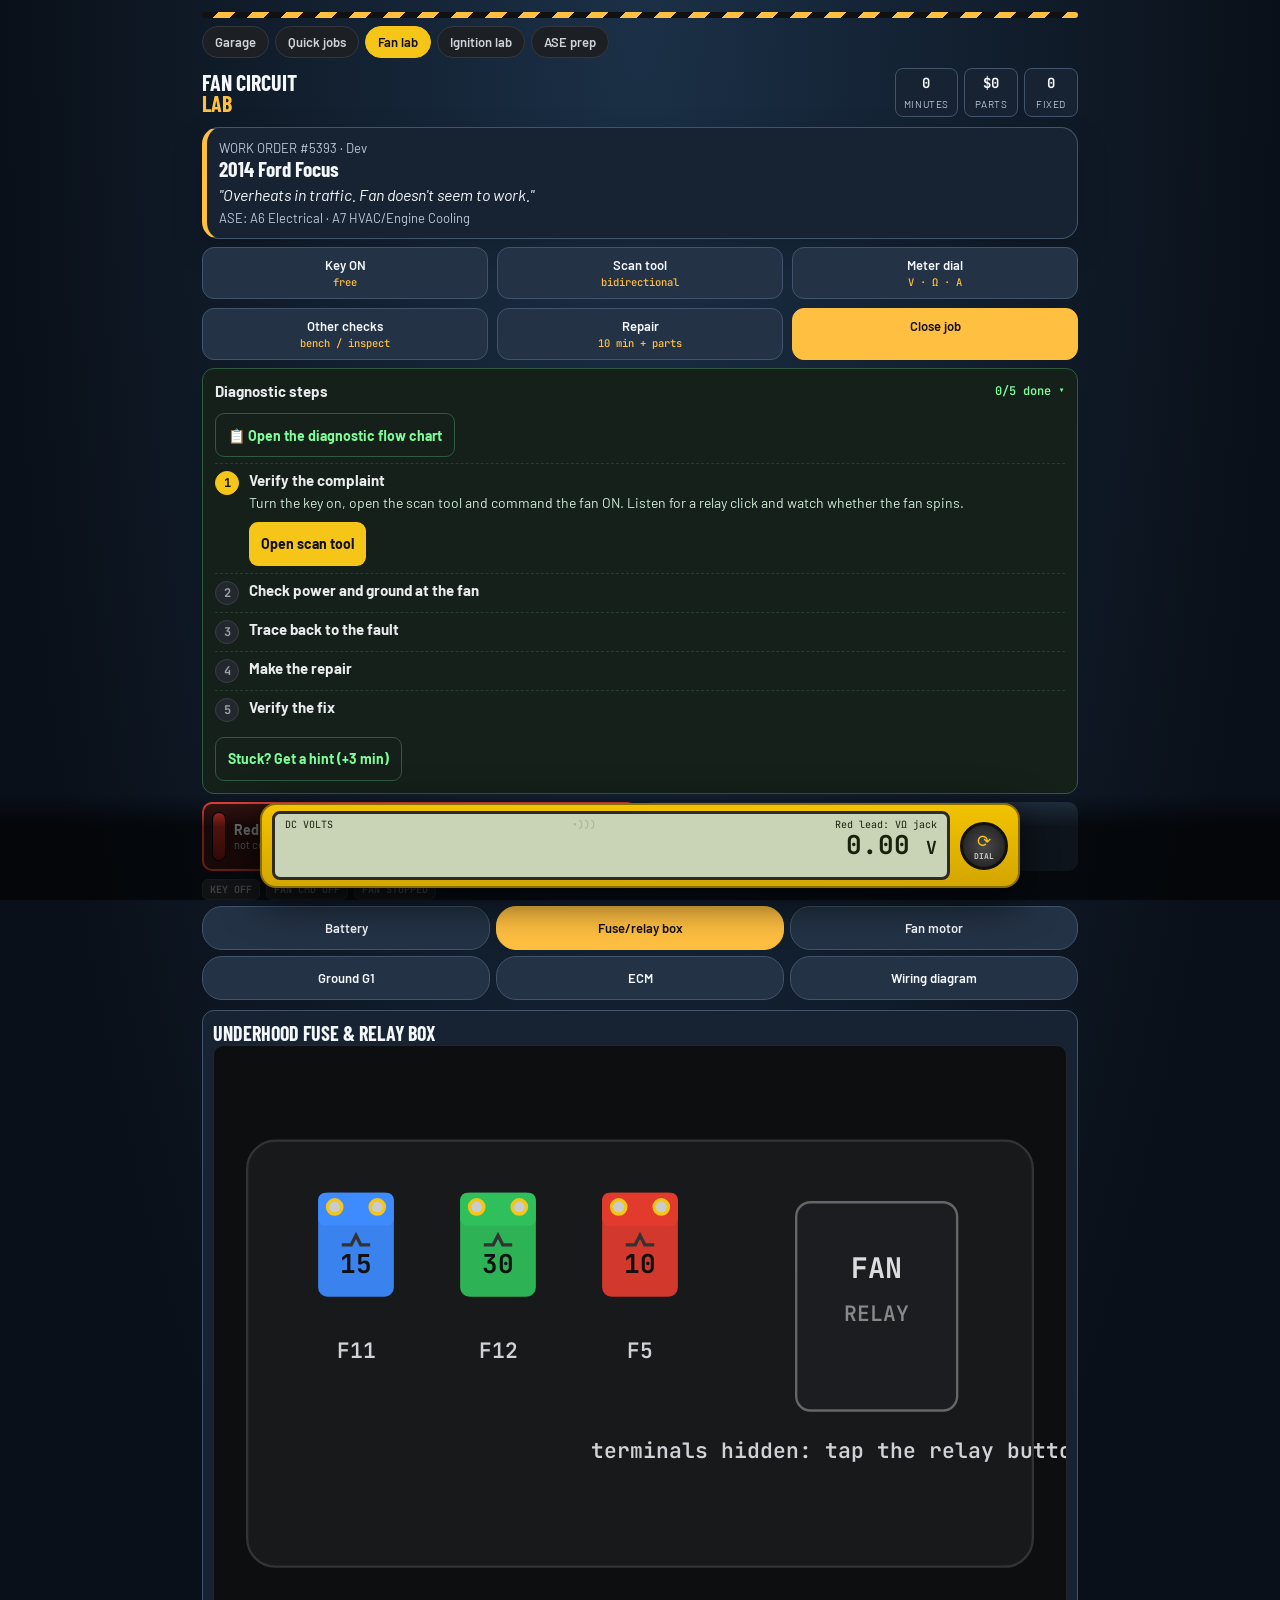
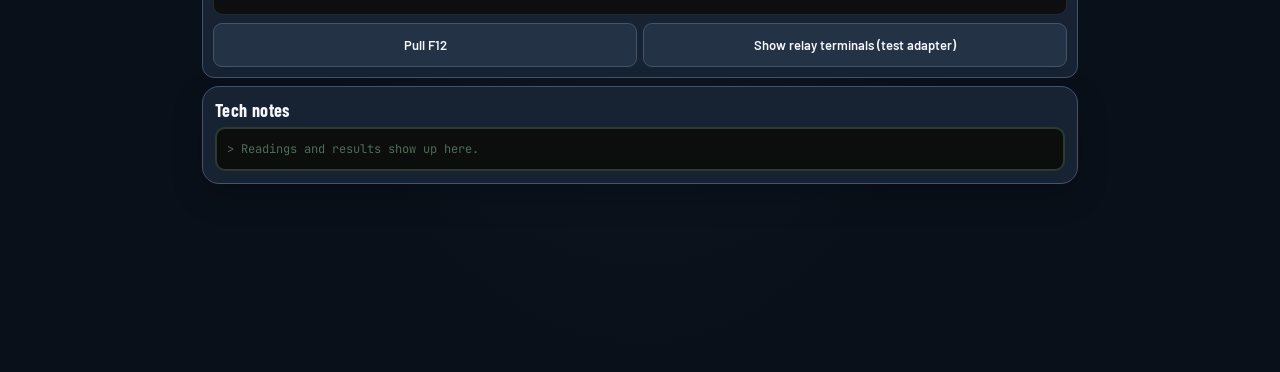
<file: fan.html>
<!DOCTYPE html>
<html lang="en">
<head>
<meta charset="UTF-8">
<meta name="viewport" content="width=device-width, initial-scale=1, viewport-fit=cover">
<title>Check Engine: Cooling Fan Circuit Lab</title>
<link href="https://fonts.googleapis.com/css2?family=Barlow+Condensed:wght@600;700&family=Barlow:wght@400;500;600&family=JetBrains+Mono:wght@500;600;700&display=swap" rel="stylesheet">
<style>
:root{--bg:#121417;--panel:#1c1f23;--panel2:#24282d;--line:#33383f;--text:#e9ebee;--muted:#9aa1ab;--yellow:#f5c518;--green:#7dfc9a;--red:#ff5a4e}
*{box-sizing:border-box}
html,body{margin:0;background:radial-gradient(ellipse at top,#1d2228,#0e1012 60%);background-attachment:fixed;color:var(--text);font-family:Barlow,system-ui,sans-serif;font-size:16px}
button{font-family:inherit;cursor:pointer}
.wrap{max-width:760px;margin:0 auto;padding:10px 10px 150px}
h1,h2,h3{font-family:"Barlow Condensed",sans-serif;margin:0;letter-spacing:.02em}
.hazard{height:6px;background:repeating-linear-gradient(-45deg,var(--yellow) 0 12px,#111 12px 24px);border-radius:3px}
.topbar{display:flex;justify-content:space-between;align-items:center;margin:10px 0;gap:8px}
.brand{font-family:"Barlow Condensed";font-weight:700;font-size:22px;text-transform:uppercase;line-height:.95}
.brand span{color:var(--yellow)}
.stats{display:flex;gap:6px}
.stat{background:var(--panel);border:1px solid var(--line);border-radius:8px;padding:5px 8px;text-align:center;min-width:54px}
.stat b{display:block;font-family:"JetBrains Mono";font-size:14px}
.stat small{color:var(--muted);font-size:10px;text-transform:uppercase;letter-spacing:.06em}
.card{background:var(--panel);border:1px solid var(--line);border-radius:12px;padding:12px;margin:8px 0}
.ticket{border-left:5px solid var(--yellow)}
.veh{font-family:"Barlow Condensed";font-size:21px;font-weight:700}
.meta{color:var(--muted);font-size:13px}
.complaint{font-style:italic;margin-top:4px}
.tip{background:#1e2a22;border:1px solid #2f5a3d;border-radius:10px;padding:10px 12px;font-size:14px;line-height:1.45;color:#cfe9d6;margin:8px 0}
.tip b{color:#fff}
.tip button{background:none;border:0;color:var(--green);font-weight:600;padding:0;margin-top:4px}

.diagram{background:#0d1013;border:1px solid var(--line);border-radius:12px;padding:6px;position:relative}
.diagram svg{width:100%;display:block}
.leadbar{display:flex;gap:6px;margin-bottom:6px}
.lead{flex:1;border-radius:9px;padding:9px 6px;font-weight:700;font-size:14px;border:2px solid transparent;background:var(--panel2);color:var(--text)}
.lead.red.on{border-color:#ff4a3d;background:#3a1714}
.lead.blk.on{border-color:#d9dde2;background:#2c3036}
.lead .dot{display:inline-block;width:10px;height:10px;border-radius:50%;margin-right:6px;vertical-align:middle}
.tp{cursor:pointer}
.tp circle.hit{fill:transparent}
.tp circle.ring{fill:#0d1013;stroke:#f5c518;stroke-width:2}
.tp:hover circle.ring{fill:#3b3210}
.tpl{font:600 8.5px "JetBrains Mono";fill:#cfd3d8;pointer-events:none}
.wire{fill:none;stroke-width:3.2;stroke-linecap:round;stroke-linejoin:round}
.cmp{fill:#1a1e23;stroke:#8c949d;stroke-width:1.6}
.cl{font:700 10px "JetBrains Mono";fill:#e9ebee}
.cs{font:500 8px "JetBrains Mono";fill:#9aa1ab}
#fanRotor{transform-box:fill-box;transform-origin:center}
.spinFast{animation:spin .18s linear infinite}
.spinSlow{animation:spin .9s linear infinite}
@keyframes spin{to{transform:rotate(360deg)}}
.clickfx{opacity:0}
.clickfx.show{animation:pop .5s ease-out}
@keyframes pop{0%{opacity:1;transform:translateY(0)}100%{opacity:0;transform:translateY(-12px)}}
.chips{position:absolute;top:10px;right:10px;display:flex;flex-direction:column;gap:4px;align-items:flex-end;pointer-events:none}
.chip{font:700 10px "JetBrains Mono";padding:3px 7px;border-radius:6px;background:#2a2e33;color:#9aa1ab;border:1px solid #3a3f46}
.chip.on{background:#3a3010;color:var(--yellow);border-color:#7a6410}
.chip.go{background:#173322;color:var(--green);border-color:#2f6b45}

.actions{display:grid;grid-template-columns:repeat(3,1fr);gap:6px;margin-top:8px}
.act{background:var(--panel2);border:1px solid var(--line);color:var(--text);border-radius:10px;padding:10px 4px;font-size:13px;font-weight:600;line-height:1.2}
.act small{display:block;font-family:"JetBrains Mono";color:var(--yellow);font-size:10.5px;font-weight:500;margin-top:2px}
.act.on{background:var(--yellow);color:#111}.act.on small{color:#111}
.act.primary{background:var(--yellow);color:#111;border-color:var(--yellow)}
.act:disabled{opacity:.4}

.log{background:#0b0e0c;border:2px solid #2c3a30;border-radius:10px;padding:8px 10px;font-family:"JetBrains Mono";font-size:12px;color:var(--green);max-height:220px;overflow:auto}
.log div{padding:4px 0;border-bottom:1px dashed #22302a}.log div:last-child{border:0}
.log .h{color:var(--yellow)}
.log .empty{color:#4f6b58;border:0}

/* DMM dock */
.dmm{position:fixed;left:0;right:0;bottom:0;z-index:20;padding:8px 10px 12px;background:linear-gradient(transparent,rgba(0,0,0,.6) 30%)}
.dmmIn{max-width:760px;margin:0 auto;background:linear-gradient(#f2c300,#d4a600);border:2px solid #8a6d00;border-radius:16px;padding:8px 10px;display:flex;gap:10px;align-items:center;color:#111;box-shadow:0 10px 30px rgba(0,0,0,.6)}
.lcd{flex:1;background:#c9d3b6;border:3px solid #2b2b2b;border-radius:8px;padding:4px 10px;font-family:"JetBrains Mono";color:#18210d;min-width:0}
.lcd .val{font-size:30px;font-weight:700;line-height:1.1;text-align:right;white-space:nowrap}
.lcd .sub{font-size:10px;display:flex;justify-content:space-between;gap:6px;white-space:nowrap;overflow:hidden}
.modes{display:flex;flex-direction:column;gap:4px}
.mode{background:#2b2b2b;color:#f2c300;border:0;border-radius:7px;padding:7px 9px;font:700 12px "JetBrains Mono"}
.mode.on{background:#111;color:#fff;outline:2px solid #fff}

/* modal */
.modal-bg{position:fixed;inset:0;background:rgba(0,0,0,.55);z-index:40;display:flex;align-items:flex-end;justify-content:center;padding:10px}
.modal{width:100%;max-width:520px;max-height:88vh;overflow:auto;border-radius:16px;padding:14px;background:var(--panel);border:1px solid var(--line);animation:up .2s ease-out}
@keyframes up{from{transform:translateY(40px);opacity:0}}
.modal h3{font-size:22px;text-transform:uppercase}
.modal p{color:var(--muted);font-size:14px;margin:4px 0 10px;line-height:1.45}
.scan{background:linear-gradient(#2f3a46,#1d242c);border:2px solid #4a5867}
.scr{background:#0b1a10;border:3px solid #000;border-radius:8px;padding:10px;font-family:"JetBrains Mono";color:var(--green);font-size:13px;line-height:1.6;margin:8px 0}
.scr .row{display:flex;justify-content:space-between;border-bottom:1px dashed #1d3a27}
.code{display:inline-block;background:#173322;border:1px solid #2f6b45;border-radius:4px;padding:0 6px;margin-right:6px;color:#b6ffca;font-weight:700}
.mbtn{display:flex;justify-content:space-between;align-items:center;width:100%;background:var(--panel2);border:1px solid var(--line);color:var(--text);border-radius:10px;padding:13px 14px;font-size:15px;margin-top:8px;text-align:left}
.mbtn small{font-family:"JetBrains Mono";color:var(--yellow);font-size:11px}
.mbtn.big{justify-content:center;background:var(--yellow);color:#111;font-weight:700;font-family:"Barlow Condensed";font-size:20px;text-transform:uppercase;border:0}
.ghost{width:100%;background:transparent;color:var(--text);border:1px solid var(--line);border-radius:10px;padding:12px;font-size:15px;margin-top:10px}
.verdict{font-family:"Barlow Condensed";font-size:30px;font-weight:700;text-transform:uppercase}
.verdict.ok{color:var(--green)}.verdict.no{color:var(--red)}
.stars{font-size:26px;letter-spacing:4px;color:var(--yellow)}
.res{font-size:14px;line-height:1.55;color:#d5d9de}
.res td{padding:3px 0}
.hidden{display:none!important}
.back{display:inline-block;color:#f5c518;text-decoration:none;font:600 13px 'JetBrains Mono',monospace;margin:8px 0 0}
.wrap{padding-bottom:170px}
.probes{display:grid;grid-template-columns:1fr 1fr;gap:6px;margin:8px 0}
.pbtn{display:flex;gap:8px;align-items:center;text-align:left;background:var(--panel2);border:2px solid transparent;border-radius:10px;padding:8px;color:var(--text);min-width:0}
.pbtn b{display:block;font-size:14px}
.pbtn small{display:block;font-size:11px;color:var(--muted);white-space:nowrap;overflow:hidden;text-overflow:ellipsis;max-width:120px}
.pbtn span:last-child{min-width:0}
.pbtn.red.on{border-color:#ff4a3d;background:#3a1714}
.pbtn.blk.on{border-color:#d9dde2;background:#2c3036}
.lead{flex:none;width:12px;height:34px;border-radius:5px;border:1px solid #000}
.lead.r{background:linear-gradient(#e0392c,#7d1913)}.lead.b{background:linear-gradient(#3a3a3a,#0d0d0d)}
.chips2{display:flex;gap:6px;flex-wrap:wrap;margin:6px 0}
.locTabs{display:flex;gap:6px;overflow-x:auto;padding-bottom:4px;scrollbar-width:none}
.locTabs::-webkit-scrollbar{display:none}
.loc{flex:none;background:var(--panel2);border:1px solid var(--line);color:var(--text);border-radius:20px;padding:8px 13px;font-size:13px;font-weight:600}
.loc.on{background:var(--yellow);color:#111;border-color:var(--yellow)}
.viewWrap{background:var(--panel);border:1px solid var(--line);border-radius:12px;padding:10px;margin-top:6px}
.vh b{display:block;font-family:"Barlow Condensed";font-size:20px;text-transform:uppercase}
.vh span{display:block;color:var(--muted);font-size:13px;margin-bottom:6px;line-height:1.4}
.vbox{border-radius:10px;overflow:hidden;border:1px solid #23272c}
.vbox svg{width:100%;display:block}
.tl{font:600 9px "JetBrains Mono";fill:#cfd3d8;pointer-events:none}
.tp{cursor:pointer}
.vbtns{display:flex;gap:6px;flex-wrap:wrap;margin-top:8px}
.vbtns button{flex:1;min-width:110px;background:var(--panel2);border:1px solid var(--line);color:var(--text);border-radius:9px;padding:10px 6px;font-size:13px;font-weight:600}
.vnote{margin-top:8px;font-size:13px;color:#cfd3d8;line-height:1.45;background:#111418;border-radius:8px;padding:8px 10px}
.spinF{animation:spin .16s linear infinite}.spinS{animation:spin .9s linear infinite}
@keyframes spin{to{transform:rotate(360deg)}}
.dmm{cursor:pointer}
.dmmIn{gap:10px}
.dmmIn.off .lcd{background:#8e977f}
.lcd .val{font-size:32px}
.lcd .u{font-size:18px}
.lcd .warn{font:600 10.5px "JetBrains Mono";color:#7a1a10;min-height:13px;white-space:normal;line-height:1.25}
.beepI{opacity:.15;font-weight:700}.beepI.on{opacity:1}
.knob{width:58px;height:58px;border-radius:50%;background:radial-gradient(#4a4a4a,#1a1a1a);color:#f5c518;display:flex;flex-direction:column;align-items:center;justify-content:center;font-size:20px;border:3px solid #111;flex:none}
.knob small{font:700 8px "JetBrains Mono";color:#ccc}
.meterBig{max-width:280px;margin:0 auto}
.meterBig svg{width:100%;display:block}
.dpos{cursor:pointer}
.log .dim{color:#4f6b58}
.topnav{display:flex;gap:6px;overflow-x:auto;margin:8px 0 4px;scrollbar-width:none}
.topnav::-webkit-scrollbar{display:none}
.topnav a{flex:none;text-decoration:none;color:#cfd3d8;background:#1c1f23;border:1px solid #33383f;border-radius:20px;padding:7px 12px;font:600 13px Barlow,system-ui,sans-serif}
.topnav a.on{background:#f5c518;color:#111;border-color:#f5c518}
.guide{background:#15201a;border:1px solid #2f5a3d;border-radius:12px;margin:8px 0;overflow:hidden}
.gHead{display:flex;justify-content:space-between;align-items:center;width:100%;background:none;border:0;color:#e9ebee;padding:11px 12px;font:700 15px Barlow,system-ui,sans-serif;text-align:left}
.gHead span{font:600 12px "JetBrains Mono",monospace;color:#7dfc9a}
.gBody{padding:0 12px 12px}
.gStep{display:flex;gap:10px;padding:7px 0;border-top:1px dashed #23402e;align-items:flex-start}
.gNum{flex:none;width:24px;height:24px;border-radius:50%;display:flex;align-items:center;justify-content:center;font:700 12px "JetBrains Mono",monospace;background:#22282e;color:#9aa1ab;border:1px solid #3a3f46}
.gStep.done .gNum{background:#2f6b45;color:#fff;border-color:#2f6b45}
.gStep.cur .gNum{background:#f5c518;color:#111;border-color:#f5c518}
.gStep b{display:block;font-size:15px;color:#e9ebee}
.gStep.done b{color:#7dfc9a;font-weight:600}
.gStep p{margin:4px 0 0;font-size:14px;line-height:1.45;color:#cfe9d6}
.gBtns{display:flex;gap:6px;margin-top:8px;flex-wrap:wrap}
.gBtns button{border-radius:9px;padding:9px 12px;font:700 14px Barlow,system-ui,sans-serif;border:0;background:#f5c518;color:#111}
.gBtns button.alt{background:transparent;border:1px solid #2f5a3d;color:#7dfc9a}
.gHint{margin-top:8px;background:#0e1712;border-left:3px solid #f5c518;border-radius:6px;padding:7px 9px;font-size:13.5px;color:#e9ebee;line-height:1.4}
.locTabs{display:grid;grid-template-columns:repeat(3,1fr);overflow:visible}
.loc{text-align:center;padding:9px 4px}
.actions.top{margin:8px 0 0}
.wrap{padding-bottom:120px}
.lcd .val{font-size:26px}
.knob{width:48px;height:48px;font-size:17px}
.dmmIn{padding:6px 10px}
.vh span{display:none}
.fc{font-size:14px;line-height:1.4}
.fcNode{background:#1c1f23;border:1px solid #3a3f46;border-left:4px solid #f5c518;border-radius:8px;padding:8px 10px;margin:6px 0;color:#e9ebee}
.fcNode.end{border-left-color:#7dfc9a;background:#15201a}
.fcK{font:700 12px "JetBrains Mono",monospace;color:#f5c518}
.fcNode.end .fcK{color:#7dfc9a}
.fcBr{margin-left:10px;padding-left:10px;border-left:2px solid #3a3f46}
.fcBr details{margin-top:4px}
.fcBr summary{cursor:pointer;list-style:none;padding:2px 0}
.fcBr summary::-webkit-details-marker{display:none}
.fcLab{display:inline-block;font:700 12px "JetBrains Mono",monospace;background:#24282d;border:1px solid #f5c518;border-radius:12px;padding:3px 10px;color:#f5c518}
details[open]>summary .fcLab{background:#f5c518;color:#111}
.fcLab::before{content:"▸ "}details[open]>summary .fcLab::before{content:"▾ "}
.fcDone{display:inline-block;margin-top:5px;font:700 11px "JetBrains Mono",monospace;color:#7dfc9a;background:#173322;border:1px solid #2f6b45;border-radius:6px;padding:1px 6px}
.fcGo{display:inline-block;margin:6px 0 0 6px;background:transparent;border:1px solid #3a3f46;color:#cfd3d8;border-radius:8px;padding:4px 9px;font:600 12px Barlow,system-ui,sans-serif}
.fcTop{position:sticky;top:-14px;z-index:2;display:flex;align-items:center;gap:10px;margin:-14px -14px 8px;padding:10px 14px;background:var(--panel);border-bottom:1px solid var(--line)}
.fcTop h3{margin:0;flex:1}
.fcBack{background:#24282d;border:1px solid #f5c518;color:#f5c518;border-radius:10px;padding:8px 12px;font:700 14px Barlow,system-ui,sans-serif;min-height:40px}
#fcReturn{position:fixed;top:10px;left:10px;z-index:35;display:none;background:#f5c518;color:#111;border:0;border-radius:22px;padding:10px 16px;font:700 14px Barlow,system-ui,sans-serif;box-shadow:0 6px 18px rgba(0,0,0,.55)}
</style>
<link rel="stylesheet" href="diagnostic-redesign.css">
</head>
<body>
<div class="wrap">
  <div class="hazard"></div>
  <nav class="topnav"><a href="index.html">Garage</a><a href="quick.html">Quick jobs</a><a href="fan.html" class="on">Fan lab</a><a href="ign.html">Ignition lab</a><a href="ase.html">ASE prep</a></nav>
  <div class="topbar">
    <div class="brand">Fan Circuit<br><span>Lab</span></div>
    <div class="stats">
      <div class="stat"><b id="sTime">0</b><small>Minutes</small></div>
      <div class="stat"><b id="sParts">$0</b><small>Parts</small></div>
      <div class="stat"><b id="sJobs">0</b><small>Fixed</small></div>
    </div>
  </div>
  <div class="card ticket">
    <div class="meta" id="tNum"></div>
    <div class="veh" id="tVeh"></div>
    <div class="complaint" id="tComplaint"></div>
    <div class="meta" style="margin-top:6px">ASE: A6 Electrical · A7 HVAC/Engine Cooling</div>
  </div>

  <div class="actions top">
    <button class="act" id="bKey" onclick="toggleKey()">Key ON</button>
    <button class="act" onclick="openScan()">Scan tool<small>bidirectional</small></button>
    <button class="act" onclick="openMeter()">Meter dial<small>V · Ω · A</small></button>
    <button class="act" onclick="openTests()">Other checks<small>bench / inspect</small></button>
    <button class="act" onclick="openRepair()">Repair<small>10 min + parts</small></button>
    <button class="act primary" onclick="closeJob()">Close job<small>verify first!</small></button>
  </div>

  <div class="guide" id="guide"></div>

  <div class="probes">
    <button class="pbtn red" id="P_red" onclick="setActive('red')"><span class="lead r"></span><span><b>Red probe</b><small id="P_redLoc"></small></span></button>
    <button class="pbtn blk" id="P_blk" onclick="setActive('blk')"><span class="lead b"></span><span><b>Black probe</b><small id="P_blkLoc"></small></span></button>
  </div>

  <div class="chips2"><div class="chip" id="chipKey"></div><div class="chip" id="chipCmd"></div><div class="chip" id="chipFan"></div></div>
  <div class="locTabs" id="locTabs"></div>
  <div class="viewWrap" id="view"></div>

  <div class="card">
    <h3 style="font-size:18px;margin-bottom:6px">Tech notes</h3>
    <div class="log" id="log"></div>
  </div>
</div>

<div class="dmm" onclick="openMeter()">
  <div class="dmmIn" id="dmmMini">
    <div class="lcd">
      <div class="sub"><span id="lcdFn">DC VOLTS</span><span id="lcdBeep" class="beepI">•)))</span><span id="jackTxt"></span></div>
      <div class="val"><span id="lcdVal">0.00</span> <span id="lcdUnit" class="u">V</span></div>
      <div class="warn" id="lcdWarn"></div>
    </div>
    <div class="knob" title="Turn dial">⟳<small>DIAL</small></div>
  </div>
</div>
<div id="modalBg" class="modal-bg hidden" onclick="if(event.target===this){fcSave();closeModal()}"><div class="modal" id="modal"></div></div>

<script>
function career(fixed,stars){try{const c=JSON.parse(localStorage.getItem('ce_career')||'{}');c.jobs=(c.jobs||0)+1;c.fixed=(c.fixed||0)+(fixed?1:0);c.stars=(c.stars||0)+stars;localStorage.setItem('ce_career',JSON.stringify(c));}catch(e){}}
const $=id=>document.getElementById(id);

/* ===================== TEST POINTS (real-world locations) ===================== */
const TPN={
 bat_p:'Battery + post',bat_n:'Battery − post',
 f11a:'F11 test point A',f11b:'F11 test point B',f12a:'F12 test point A',f12b:'F12 test point B',f5a:'F5 test point A',f5b:'F5 test point B',
 r30:'Relay terminal 30',r87:'Relay terminal 87',r85:'Relay terminal 85',r86:'Relay terminal 86',
 c1p:'Fan C1 cavity 1 (BLU)',c1n:'Fan C1 cavity 2 (BLK)',
 g1:'G1 ground eyelet',body:'Body sheet metal',
 e44:'ECM C3 pin 44',ecm45:'ECM C3 pin 45',e46:'ECM C3 pin 46',e47:'ECM C3 pin 47'
};
const LOCS=[['battery','Battery'],['fusebox','Fuse/relay box'],['fan','Fan motor'],['ground','Ground G1'],['ecm','ECM'],['diagram','Wiring diagram']];

/* ===================== FAULTS ===================== */
const FAULTS={
 fuse:{complaint:'"Overheats sitting in traffic. The fan never comes on."',repair:'fuse',why:'F12 was blown. One test point had battery voltage and the other had 0 V, so power never reached relay 30. Pulling it would also have shown the broken element. On a real car, find out why it blew before you close the job.'},
 contacts:{complaint:'"Overheats in traffic. The fan never kicks on."',repair:'relay',why:'Burnt relay contacts. With the fan commanded, the relay clicked and 30 had 12 V, but 87 stayed at 0 V. A fused jumper from 30 to 87 ran the fan, and the bench test showed the contacts open (OL) with a good coil.'},
 coil:{complaint:'"Temp gauge climbs at red lights. Fan doesn\'t come on."',repair:'relay',why:'Open relay coil. Terminal 86 had 12 V, but 85 read 0 V with the command off, because no voltage was getting through the coil. Ohms across 85–86 on the bench read OL. Jumpering 30–87 ran the fan, and P0480 was set.'},
 ctrl:{complaint:'"Overheats in traffic. The fan never runs."',repair:'ctrl',why:'Open GRN/YEL control wire. Relay 85 stayed at 12 V even when commanded ON, while ECM C3 pin 45 read 0 V. An ohms check from 85 to pin 45 (key off) read OL. P0480 was set.'},
 wire:{complaint:'"Overheats in traffic. Fan doesn\'t seem to work."',repair:'wire',why:'Open BLU feed wire. Relay 87 had 12 V when commanded, but fan C1 cavity 1 read 0 V. With the key off, ohms from relay socket 87 to C1 cavity 1 read OL.'},
 ground:{complaint:'"Runs hot in traffic. The fan seems weak."',repair:'ground',why:'Corroded G1 ground. With the fan running, the voltage drop from C1 cavity 2 to battery negative was about 6 V (spec is under 0.2 V), and current was only about 6 A. A static ohms check across G1 shows about 1 Ω, which is easy to dismiss. Voltage drop under load is the test that proves it.'},
 motor:{complaint:'"Overheats in traffic. Fan is dead."',repair:'motor',why:'Open fan motor. C1 cavity 1 had 12 V and cavity 2 had a good ground, but 0 A flowed. Ohms across the motor (unplugged, key off) read OL.'},
};
const REPAIRS=[{id:'fuse',name:'Replace fuse F12',cost:5},{id:'relay',name:'Replace fan relay',cost:35},{id:'wire',name:'Repair BLU wire (relay 87 → fan C1-1)',cost:8},{id:'ctrl',name:'Repair GRN/YEL wire (relay 85 → ECM 45)',cost:8},{id:'ground',name:'Clean & repair ground G1',cost:4},{id:'motor',name:'Replace fan motor',cost:180},{id:'ecm',name:'Replace ECM',cost:450}];
const VEHICLES=['2007 Nissan Altima','2010 Toyota Corolla','2012 Chevy Malibu','2009 Honda Civic','2014 Ford Focus','2011 Hyundai Elantra'];
const NAMES=['Tony','Maria','Dev','Keisha','Frank','Lena','Omar'];

/* ===================== STATE ===================== */
let job,S,M,fixedCount=0,loc='fusebox',active='red';
function newJob(){
  const ks=Object.keys(FAULTS),f=ks[Math.floor(Math.random()*ks.length)];
  job={flags:{},hints:0,fault:f,orig:f,veh:VEHICLES[Math.floor(Math.random()*VEHICLES.length)],name:NAMES[Math.floor(Math.random()*NAMES.length)],time:0,parts:0,reads:0,repairs:[],scanned:false,seen:{}};
  S={key:false,cmd:false,fuseIn:true,relay:'in',jumper:false,fanPlug:true};
  M={dial:'VDC',red:'V',meterFuse:true,leads:{red:null,blk:'bat_n'},clamp:false};
  loc='fusebox';active='red';
  $('tNum').textContent='WORK ORDER #'+(5200+Math.floor(Math.random()*700))+' · '+job.name;
  $('tVeh').textContent=job.veh;$('tComplaint').textContent=FAULTS[f].complaint;
  $('log').innerHTML='<div class="empty">&gt; Readings and results show up here.</div>';
  render();
}

/* ===================== CIRCUIT ===================== */
function ammeterBridgesFuse(){const l=M.leads;return M.dial==='A'&&M.red==='A'&&M.meterFuse&&!S.fuseIn&&((l.red==='f12a'&&l.blk==='f12b')||(l.red==='f12b'&&l.blk==='f12a'));}
function solve(){
  const f=job.fault,V=12.4,k=S.key,cmd=k&&S.cmd;
  const relayHere=S.relay!=='out';
  const energized=relayHere&&cmd&&f!=='coil'&&f!=='ctrl';
  const closed=(relayHere&&energized&&f!=='contacts')||(S.relay==='out'&&S.jumper);
  const fuseCond=(S.fuseIn&&f!=='fuse')||ammeterBridgesFuse();
  const load=closed&&fuseCond&&f!=='wire'&&f!=='motor'&&S.fanPlug;
  const I=load?(f==='ground'?6.1:11.8):0;
  const v={bat_p:V,bat_n:0,body:0,f11a:V,f11b:V};
  v.f12a=V-(I?.02:0);
  v.f12b=fuseCond?V-(I?.06:0):0;
  v.r30=v.f12b-(I&&fuseCond?.02:0);
  v.f5a=k?V:0;v.f5b=v.f5a;v.r86=v.f5b;
  if(!k||f==='coil'||!relayHere)v.r85=0;else if(energized)v.r85=.18;else v.r85=V;
  v.ecm45=f==='ctrl'?0:(relayHere?v.r85:0);
  v.r87=closed?(fuseCond?v.r30-(I?.05:0):0):0;
  if(closed&&f!=='wire'&&fuseCond&&S.fanPlug){
    if(load){v.c1p=v.r87-I*.009;if(f==='ground'){v.c1n=6.05;v.g1=5.98;}else{v.c1n=.09;v.g1=.06;}}
    else{v.c1p=v.r87;v.c1n=0;v.g1=0;}
  }else if(closed&&f!=='wire'&&fuseCond&&!S.fanPlug){v.c1p=v.r87;v.c1n=0;v.g1=0;}
  else{v.c1p=0;v.c1n=0;v.g1=0;}
  v.e44=k?.62:0;v.e46=.01;v.e47=k?5.0:0;
  return {v,I,energized,closed,fan:load?(f==='ground'?'slow':'fast'):'off'};
}
/* resistance graph (only meaningful with key off / circuit dead) */
function edges(){
  const f=job.fault,E=[];const add=(a,b,r)=>E.push([a,b,r]);
  add('bat_n','body',.01);add('body','g1',f==='ground'?1.1:.02);add('g1','c1n',.05);
  if(S.fanPlug&&f!=='motor')add('c1n','c1p',.9);
  if(f!=='wire')add('c1p','r87',.12);
  add('f12b','r30',.05);
  if(S.fuseIn&&f!=='fuse')add('f12a','f12b',.01);
  add('bat_p','f12a',.01);add('bat_p','f11a',.01);add('f11a','f11b',.01);
  add('f5b','r86',.05);add('f5a','f5b',.01);
  if(S.relay!=='out'&&f!=='coil')add('r86','r85',74);
  if(S.relay==='out'&&S.jumper)add('r30','r87',.03);
  if(f!=='ctrl')add('r85','ecm45',.1);
  add('e46','body',.02);
  return E;
}
function resistance(a,b){
  if(a===b)return 0;
  const E=edges(),dist={},seen={};dist[a]=0;
  while(true){let u=null,d=1e9;for(const n in dist)if(!seen[n]&&dist[n]<d){d=dist[n];u=n;}if(u===null)break;seen[u]=1;if(u===b)return d;
    for(const [x,y,r] of E){let w=null;if(x===u)w=y;else if(y===u)w=x;if(w&&!seen[w]&&(dist[w]===undefined||dist[w]>d+r))dist[w]=d+r;}}
  return Infinity;
}
/* ===================== METER ===================== */
function reading(){
  const s=solve(),l=M.leads;
  if(M.dial==='OFF')return {txt:'',unit:''};
  if(M.clamp&&M.dial==='A')return {txt:(s.I?(s.I+(Math.random()-.5)*.1).toFixed(1):'0.0'),unit:'A',note:'clamp'};
  if(!l.red||!l.blk)return {txt:M.dial==='OHM'||M.dial==='CONT'?'O.L':'0.00',unit:unitOf()};
  const dv=s.v[l.red]-s.v[l.blk];
  if(M.dial==='VDC'){if(M.red==='A'){if(Math.abs(dv)>1)blowMeterFuse();return {txt:'0.00',unit:'V',note:'jackV'};}return {txt:fmt(dv+(Math.random()-.5)*.01),unit:'V'};}
  if(M.dial==='VAC')return {txt:(Math.abs(dv)>1?.02:0).toFixed(2),unit:'V~'};
  if(M.dial==='OHM'||M.dial==='CONT'){
    if(M.red==='A')return {txt:'O.L',unit:'Ω'};
    if(Math.abs(dv)>.3||(S.key&&liveBetween(l.red,l.blk)))return {txt:'-'+(Math.random()*9).toFixed(1),unit:'Ω',note:'live'};
    const r=resistance(l.red,l.blk);
    if(M.dial==='CONT'){if(r<5)beepCont();return {txt:r===Infinity?'O.L':r.toFixed(1),unit:'Ω',note:r<5?'beep':''};}
    return {txt:r===Infinity?'O.L':(r<200?r.toFixed(1):Math.round(r)),unit:'Ω'};
  }
  if(M.dial==='A'){
    if(M.red!=='A')return {txt:'0.00',unit:'A',note:'jack'};
    if(!M.meterFuse)return {txt:'0.00',unit:'A',note:'fuse'};
    if(ammeterBridgesFuse())return {txt:(s.I+(Math.random()-.5)*.1).toFixed(2),unit:'A'};
    if(Math.abs(dv)>1){blowMeterFuse();return {txt:'0.00',unit:'A'};}
    return {txt:'0.00',unit:'A'};
  }
}
function liveBetween(a,b){const s=solve();return s.v[a]>1||s.v[b]>1;}
function unitOf(){return {VDC:'V',VAC:'V~',OHM:'Ω',CONT:'Ω',A:'A',OFF:''}[M.dial];}
function fmt(x){return (x<0?'−':'')+Math.abs(x).toFixed(2);}
let fuseMsgShown=false;
function blowMeterFuse(){if(!M.meterFuse)return;M.meterFuse=false;addLog('POP! You put the meter across a voltage source while it was set up for current. The meter\'s internal 10 A fuse blew. Ammeters go in <b>series</b>, never across a voltage source.','METER:');setTimeout(render,10);}

/* ===================== RENDER ===================== */
function render(){
  const s=solve();
  $('locTabs').innerHTML=LOCS.map(([k,n])=>'<button class="loc'+(loc===k?' on':'')+'" onclick="go(\''+k+'\')">'+n+'</button>').join('');
  $('view').innerHTML=VIEWS[loc](s);
  $('chipKey').textContent=S.key?'KEY ON':'KEY OFF';$('chipKey').className='chip'+(S.key?' go':'');
  $('chipCmd').textContent='FAN CMD '+(S.key&&S.cmd?'ON':'OFF');$('chipCmd').className='chip'+(S.key&&S.cmd?' on':'');
  $('chipFan').textContent='FAN '+(s.fan==='fast'?'RUNNING':s.fan==='slow'?'SLOW':'STOPPED');$('chipFan').className='chip'+(s.fan==='fast'?' go':s.fan==='slow'?' on':'');
  $('bKey').innerHTML=(S.key?'Key OFF':'Key ON')+'<small>free</small>';
  ['red','blk'].forEach(c=>$('P_'+c).classList.toggle('on',active===c));
  $('P_redLoc').textContent=M.leads.red?TPN[M.leads.red]:'not connected';
  $('P_blkLoc').textContent=M.leads.blk?TPN[M.leads.blk]:'not connected';
  if(job.repairs.length&&S.key&&S.cmd&&s.fan==='fast')job.flags.verified=true;
  $('sTime').textContent=job.time;$('sParts').textContent='$'+job.parts;$('sJobs').textContent=fixedCount;
  drawLcd();
  renderGuide();
  fanSound(s);
}
function drawLcd(){
  const r=reading();
  $('lcdVal').textContent=r.txt;
  $('lcdUnit').textContent=r.unit;
  $('lcdFn').textContent={VDC:'DC VOLTS',VAC:'AC VOLTS',OHM:'OHMS',CONT:'CONTINUITY',A:M.clamp?'AMPS · CLAMP':'DC AMPS',OFF:'OFF'}[M.dial];
  let warn='';
  if(r.note==='live')warn='Circuit is live. Ohms readings are invalid.';
  else if(r.note==='jack')warn='Move the red lead to the 10A jack to measure current.';
  else if(r.note==='fuse')warn='Meter 10A fuse blown.';
  else if(r.note==='jackV')warn='Red lead is in the 10A jack. Move it to VΩ to measure volts.';
  else if(M.dial==='A'&&!M.clamp&&!r.note&&M.leads.red)warn='Ammeter must be in series (e.g. across a pulled fuse\'s socket).';
  else if(M.dial==='OHM'&&S.key)warn='Turn the key off for resistance checks.';
  $('lcdWarn').textContent=warn;
  $('lcdBeep').classList.toggle('on',r.note==='beep');
  $('dmmMini').classList.toggle('off',M.dial==='OFF');
  $('jackTxt').textContent='Red lead: '+(M.red==='A'?'10A jack':'VΩ jack')+(M.meterFuse?'':' · meter fuse BLOWN');
}
setInterval(()=>{if(job)drawLcd();},500);

/* --------- shared bits for views --------- */
function tpSvg(id,x,y,lbl,opt={}){
  const l=M.leads,isR=l.red===id,isB=l.blk===id;
  let probe='';
  if(isR||isB){const both=isR&&isB;
    if(isB)probe+='<g><line x1="'+x+'" y1="'+y+'" x2="'+(x-14)+'" y2="'+(y-34)+'" stroke="#1a1a1a" stroke-width="5" stroke-linecap="round"/><line x1="'+x+'" y1="'+y+'" x2="'+(x-6)+'" y2="'+(y-12)+'" stroke="#d9dde2" stroke-width="2"/><rect x="'+(x-20)+'" y="'+(y-50)+'" width="11" height="20" rx="4" fill="#1a1a1a" stroke="#555"/></g>';
    if(isR)probe+='<g><line x1="'+x+'" y1="'+y+'" x2="'+(x+14)+'" y2="'+(y-34)+'" stroke="#c0271d" stroke-width="5" stroke-linecap="round"/><line x1="'+x+'" y1="'+y+'" x2="'+(x+6)+'" y2="'+(y-12)+'" stroke="#d9dde2" stroke-width="2"/><rect x="'+(x+9)+'" y="'+(y-50)+'" width="11" height="20" rx="4" fill="#c0271d" stroke="#5a0f0a"/></g>';}
  return '<g class="tp" onclick="probe(\''+id+'\')"><circle cx="'+x+'" cy="'+y+'" r="15" fill="transparent"/><circle cx="'+x+'" cy="'+y+'" r="'+(opt.r||4.5)+'" fill="'+(opt.fill||'#c8ccd1')+'" stroke="#f5c518" stroke-width="1.5"/>'+(lbl?'<text x="'+(x+(opt.lx||0))+'" y="'+(y+(opt.ly||18))+'" text-anchor="middle" class="tl">'+lbl+'</text>':'')+'</g>'+probe;
}
const W='<svg viewBox="0 0 360 240" xmlns="http://www.w3.org/2000/svg">';
const DEFS='<defs><linearGradient id="gMetal" x1="0" y1="0" x2="1" y2="1"><stop offset="0" stop-color="#b8bfc6"/><stop offset="1" stop-color="#5d646d"/></linearGradient><linearGradient id="gPl" x1="0" y1="0" x2="0" y2="1"><stop offset="0" stop-color="#3a3f45"/><stop offset="1" stop-color="#17191c"/></linearGradient><pattern id="gGrid" width="20" height="20" patternUnits="userSpaceOnUse"><path d="M20 0H0V20" fill="none" stroke="#161b20"/></pattern></defs>';
function wireSeg(x1,y1,x2,y2,c,stripe){return '<line x1="'+x1+'" y1="'+y1+'" x2="'+x2+'" y2="'+y2+'" stroke="'+c+'" stroke-width="7" stroke-linecap="round"/>'+(stripe?'<line x1="'+x1+'" y1="'+y1+'" x2="'+x2+'" y2="'+y2+'" stroke="'+stripe+'" stroke-width="2" stroke-dasharray="6 6"/>':'');}
function header(t,sub){return '<div class="vh"><b>'+t+'</b><span>'+sub+'</span></div>';}

const VIEWS={
 battery(){
  return header('Battery','Top view. The black probe usually stays on the − post as your reference.')+
  '<div class="vbox">'+W+DEFS+'<rect width="360" height="240" fill="#0c0e10"/>'+
  '<rect x="60" y="60" width="240" height="140" rx="10" fill="url(#gPl)" stroke="#555"/><rect x="60" y="60" width="240" height="28" rx="8" fill="#2c3035"/>'+
  '<rect x="120" y="120" width="120" height="34" rx="4" fill="#f5c518"/><text x="180" y="142" text-anchor="middle" style="font:700 13px \'JetBrains Mono\';fill:#111">12V · 650 CCA</text>'+
  '<circle cx="100" cy="74" r="14" fill="url(#gMetal)"/><text x="100" y="52" text-anchor="middle" style="font:700 16px sans-serif;fill:#ff6b5e">+</text>'+
  '<circle cx="260" cy="74" r="14" fill="url(#gMetal)"/><text x="260" y="52" text-anchor="middle" style="font:700 18px sans-serif;fill:#ddd">−</text>'+
  wireSeg(100,74,20,40,'#b02a1e')+wireSeg(260,74,340,40,'#202020')+
  tpSvg('bat_p',100,74,'',{r:6})+tpSvg('bat_n',260,74,'',{r:6})+'</svg></div>';
 },
 fusebox(s){
  const relay=S.relay;
  let r='';
  // fuses
  const fuse=(x,id,amp,col,blown)=>{
    const out=id==='f12'&&!S.fuseIn;
    let g='<g>';
    if(out){g+='<rect x="'+(x-16)+'" y="70" width="32" height="44" rx="3" fill="#0b0c0e" stroke="#444"/><rect x="'+(x-10)+'" y="80" width="6" height="20" fill="#222"/><rect x="'+(x+4)+'" y="80" width="6" height="20" fill="#222"/>';}
    else{g+='<rect x="'+(x-16)+'" y="62" width="32" height="44" rx="4" fill="'+col+'" opacity=".92"/><rect x="'+(x-16)+'" y="62" width="32" height="14" rx="3" fill="'+col+'"/><text x="'+x+'" y="96" text-anchor="middle" style="font:700 11px \'JetBrains Mono\';fill:#111">'+amp+'</text>';
      g+='<path d="M'+(x-6)+' 84 h4 l2 -4 l2 4 h4" stroke="#333" stroke-width="1.4" fill="none"/>';}
    g+='<text x="'+x+'" y="132" text-anchor="middle" class="tl">'+id.toUpperCase()+'</text></g>';
    if(out)g+=tpSvg(id+'a',x-7,90,'',{r:3.5})+tpSvg(id+'b',x+7,90,'',{r:3.5});
    else g+=tpSvg(id+'a',x-9,68,'',{r:3})+tpSvg(id+'b',x+9,68,'',{r:3});
    return g;
  };
  r+=fuse(60,'f11','15','#3d8bff')+fuse(120,'f12','30','#2fbf5b')+fuse(180,'f5','10','#e23b2e');
  // relay
  const RX=280,RY=110;
  if(relay==='in'){r+='<rect x="'+(RX-34)+'" y="'+(RY-44)+'" width="68" height="88" rx="6" fill="#1b1d20" stroke="#666"/><text x="'+RX+'" y="'+(RY-12)+'" text-anchor="middle" style="font:700 12px \'JetBrains Mono\';fill:#ddd">FAN</text><text x="'+RX+'" y="'+(RY+6)+'" text-anchor="middle" style="font:600 9px \'JetBrains Mono\';fill:#888">RELAY</text><text x="'+RX+'" y="'+(RY+64)+'" text-anchor="middle" class="tl">terminals hidden: tap the relay button below</text>';}
  else{
    const lab=relay==='adapter'?'test adapter':'empty socket';
    r+='<rect x="'+(RX-40)+'" y="'+(RY-50)+'" width="80" height="100" rx="6" fill="'+(relay==='adapter'?'#2a2e33':'#0b0c0e')+'" stroke="#666"/>';
    if(relay==='adapter')r+='<rect x="'+(RX-30)+'" y="'+(RY-48)+'" width="60" height="16" rx="3" fill="#1b1d20" stroke="#777"/><text x="'+RX+'" y="'+(RY-37)+'" text-anchor="middle" style="font:700 8px \'JetBrains Mono\';fill:#ddd">RELAY ON TOP</text>';
    if(S.jumper&&relay==='out')r+='<line x1="'+(RX-24)+'" y1="'+(RY+8)+'" x2="'+(RX+24)+'" y2="'+(RY+8)+'" stroke="#f5c518" stroke-width="4"/><text x="'+RX+'" y="'+(RY+20)+'" text-anchor="middle" style="font:700 7px \'JetBrains Mono\';fill:#f5c518">JUMPER</text>';
    r+='<text x="'+RX+'" y="'+(RY+66)+'" text-anchor="middle" class="tl">'+lab+'</text>';
    r+=tpSvg('r86',RX,RY-20,'86',{ly:4,lx:16})
     +tpSvg('r30',RX-24,RY+8,'30',{ly:4,lx:-15})
     +tpSvg('r87',RX+24,RY+8,'87',{ly:4,lx:15})
     +tpSvg('r85',RX,RY+34,'85',{ly:4,lx:16});
  }
  return header('Underhood fuse & relay box','Fuses have two test points on top. Pull the relay, or install a test adapter, to reach its terminals.')+
   '<div class="vbox">'+W+DEFS+'<rect width="360" height="240" fill="#0c0e10"/><rect x="14" y="40" width="332" height="180" rx="12" fill="#18191b" stroke="#333"/>'+r+'</svg></div>'+
   '<div class="vbtns"><button onclick="toggleFuse()">'+(S.fuseIn?'Pull F12':'Reinstall F12')+'</button>'+
   '<button onclick="cycleRelay()">'+({in:'Show relay terminals (test adapter)',adapter:'Pull the relay',out:'Reinstall the relay'})[relay]+'</button>'+
   (relay==='out'?'<button onclick="toggleJumper()">'+(S.jumper?'Remove jumper':'Jumper 30→87')+'</button>':'')+'</div>'+
   (!S.fuseIn?'<div class="vnote">F12 pulled: '+(job.fault==='fuse'?'element is <b>broken</b>. The fuse is blown.':'element looks intact.')+' With F12 pulled, an ammeter across its two cavities measures fan circuit current.</div>':'');
 },
 fan(s){
  const spin=s.fan==='fast'?'spinF':s.fan==='slow'?'spinS':'';
  return header('Radiator fan motor','Connector C1 is plugged into the fan. Back-probe from the wire side.')+
  '<div class="vbox">'+W+DEFS+'<rect width="360" height="240" fill="#0c0e10"/>'+
  '<circle cx="120" cy="120" r="92" fill="#15181b" stroke="#3a3f46" stroke-width="5"/>'+
  '<g class="'+spin+'" style="transform-box:fill-box;transform-origin:center">'+[0,72,144,216,288].map(a=>'<path transform="rotate('+a+' 120 120)" d="M120 120 C 104 84, 112 50, 136 44 C 138 74, 132 100, 120 120Z" fill="#555c65"/>').join('')+'</g>'+
  '<circle cx="120" cy="120" r="24" fill="#2a2e33" stroke="#666"/>'+
  // connector
  '<rect x="230" y="96" width="56" height="48" rx="6" fill="#1b1d20" stroke="#888"/><rect x="226" y="104" width="6" height="32" fill="#444"/>'+
  wireSeg(286,110,348,90,'#3d8bff')+wireSeg(286,130,348,150,'#2a2a2a')+
  '<text x="258" y="90" text-anchor="middle" class="tl">C1</text>'+
  tpSvg('c1p',290,110,'1 BLU',{ly:-10,lx:20})+tpSvg('c1n',290,130,'2 BLK',{ly:22,lx:20})+
  (S.fanPlug?'':'<text x="258" y="170" text-anchor="middle" style="font:700 10px \'JetBrains Mono\';fill:#f5c518">UNPLUGGED</text>')+
  '</svg></div><div class="vbtns"><button onclick="toggleFanPlug()">'+(S.fanPlug?'Unplug C1':'Plug in C1')+'</button></div>';
 },
 ground(){
  return header('Fan ground G1','Bolted to the radiator support. Compare the eyelet to bare body metal.')+
  '<div class="vbox">'+W+DEFS+'<rect width="360" height="240" fill="#0c0e10"/>'+
  '<rect x="20" y="40" width="320" height="170" rx="6" fill="#2a1414"/><rect x="20" y="40" width="320" height="170" rx="6" fill="#7a1717" opacity=".55"/>'+
  wireSeg(20,130,150,130,'#2a2a2a')+
  '<circle cx="180" cy="130" r="26" fill="url(#gMetal)" stroke="#333"/><circle cx="180" cy="130" r="12" fill="#666" stroke="#222"/><path d="M174 130 h12 M180 124 v12" stroke="#333" stroke-width="2"/>'+
  '<rect x="250" y="160" width="40" height="22" rx="4" fill="#9aa1a8"/><text x="270" y="198" text-anchor="middle" class="tl">bare metal</text>'+
  tpSvg('g1',160,130,'eyelet',{ly:40})+tpSvg('body',270,171,'',{})+'</svg></div>';
 },
 ecm(){
  const pins=[];for(let i=41;i<=56;i++)pins.push(i);
  const col={44:['#f5d33a','#111'],45:['#2fbf5b','#f5d33a'],46:['#2a2a2a',null],47:['#9b59ff',null]};
  let g='';
  pins.forEach((p,i)=>{const x=70+(i%8)*30,y=i<8?100:150;const c=col[p];
    g+='<rect x="'+(x-10)+'" y="'+(y-12)+'" width="20" height="24" rx="3" fill="#0b0c0e" stroke="#444"/>';
    if(c)g+=wireSeg(x,y,x,y-(i<8?60:-60),c[0],c[1]);
    g+='<text x="'+x+'" y="'+(y+(i<8?-16:28))+'" text-anchor="middle" style="font:600 8px \'JetBrains Mono\';fill:#8c949d">'+p+'</text>';
  });
  return header('ECM connector C3','Back-probe view. Use the wiring diagram to find the right pin.')+
  '<div class="vbox">'+W+DEFS+'<rect width="360" height="240" fill="#0c0e10"/><rect x="40" y="70" width="280" height="110" rx="10" fill="#1b1d20" stroke="#666"/>'+g+
  tpSvg('e44',160,100,'')+tpSvg('ecm45',190,100,'')+tpSvg('e46',220,100,'')+tpSvg('e47',250,100,'')+'</svg></div>'+
  '<div class="vnote">C3 wire colors: 44 YEL/BLK · 45 GRN/YEL · 46 BLK · 47 VIO</div>';
 },
 diagram(){
  const at=id=>id?'<b>'+TPN[id]+'</b>':'—';
  return header('Wiring diagram','Reference only. Find where to probe here, then go to that location.')+'<div class="vbox">'+DIAGRAM+'</div>'+
  '<div class="vnote">Red probe: '+at(M.leads.red)+'<br>Black probe: '+at(M.leads.blk)+'</div>';
 }
};
const DIAGRAM='<svg viewBox="0 0 400 470" xmlns="http://www.w3.org/2000/svg"><rect width="400" height="470" fill="#0d1013"/>'+
'<g fill="none" stroke-width="3" stroke-linecap="round">'+
'<path stroke="#e23b2e" d="M40 40 H125"/><path stroke="#e23b2e" d="M60 40 V75 H78"/><path stroke="#e23b2e" d="M170 40 H220 V138"/>'+
'<path stroke="#e86fa3" d="M108 75 H118 V110 H125"/><path stroke="#e86fa3" d="M170 110 H280 V138"/>'+
'<path stroke="#3d8bff" d="M220 262 V340"/><path stroke="#777" d="M220 430 V455"/><path stroke="#2fbf5b" d="M280 262 V300 H318"/><path stroke="#777" d="M40 92 V108"/></g>'+
'<g style="font:600 9px JetBrains Mono" fill="#cfd3d8"><text x="18" y="30">BATT</text><text x="128" y="30">F12 30A</text><text x="128" y="128">F5 10A</text><text x="80" y="96">IGN</text>'+
'<text x="226" y="70">RED/WHT</text><text x="200" y="104">PNK</text><text x="226" y="300">BLU</text><text x="226" y="448">BLK → G1</text><text x="284" y="318">GRN/YEL</text>'+
'</g>'+
'<rect x="125" y="30" width="45" height="20" rx="5" fill="#1a1e23" stroke="#8c949d"/><rect x="125" y="100" width="45" height="20" rx="5" fill="#1a1e23" stroke="#8c949d"/>'+
'<rect x="18" y="46" width="44" height="44" rx="4" fill="#1a1e23" stroke="#8c949d"/>'+
'<rect x="200" y="138" width="100" height="124" rx="8" fill="#1a1e23" stroke="#8c949d" stroke-dasharray="5 3"/><text x="194" y="196" text-anchor="end" style="font:700 10px JetBrains Mono;fill:#e9ebee">FAN</text><text x="194" y="209" text-anchor="end" style="font:700 10px JetBrains Mono;fill:#e9ebee">RELAY</text>'+
'<line x1="220" y1="150" x2="220" y2="178" stroke="#cfd3d8" stroke-width="2"/><line x1="220" y1="178" x2="234" y2="218" stroke="#cfd3d8" stroke-width="2"/><line x1="220" y1="222" x2="220" y2="250" stroke="#cfd3d8" stroke-width="2"/>'+
'<rect x="270" y="168" width="20" height="56" rx="3" fill="#2a2e33" stroke="#cfd3d8"/>'+
'<circle cx="220" cy="385" r="42" fill="#1a1e23" stroke="#8c949d"/><text x="220" y="390" text-anchor="middle" style="font:700 12px JetBrains Mono;fill:#e9ebee">M</text><text x="270" y="390" style="font:700 10px JetBrains Mono;fill:#e9ebee">FAN</text>'+
'<rect x="318" y="280" width="72" height="90" rx="8" fill="#1a1e23" stroke="#8c949d"/><text x="354" y="330" text-anchor="middle" style="font:700 11px JetBrains Mono;fill:#e9ebee">ECM</text>'+
'<g stroke="#8c949d" stroke-width="2"><line x1="208" y1="458" x2="232" y2="458"/><line x1="213" y1="463" x2="227" y2="463"/><line x1="30" y1="110" x2="50" y2="110"/><line x1="35" y1="115" x2="45" y2="115"/></g><circle cx="220" cy="138" r="4" fill="#f5c518"/><rect x="187" y="131" width="22" height="15" rx="4" fill="#f5c518"/><text x="198" y="142" text-anchor="middle" style="font:700 10px JetBrains Mono;fill:#111">30</text><circle cx="280" cy="138" r="4" fill="#f5c518"/><rect x="291" y="131" width="22" height="15" rx="4" fill="#f5c518"/><text x="302" y="142" text-anchor="middle" style="font:700 10px JetBrains Mono;fill:#111">86</text><circle cx="220" cy="262" r="4" fill="#f5c518"/><rect x="187" y="255" width="22" height="15" rx="4" fill="#f5c518"/><text x="198" y="266" text-anchor="middle" style="font:700 10px JetBrains Mono;fill:#111">87</text><circle cx="280" cy="262" r="4" fill="#f5c518"/><rect x="291" y="255" width="22" height="15" rx="4" fill="#f5c518"/><text x="302" y="266" text-anchor="middle" style="font:700 10px JetBrains Mono;fill:#111">85</text><circle cx="220" cy="340" r="4" fill="#f5c518"/><rect x="172" y="333" width="36" height="15" rx="4" fill="#f5c518"/><text x="190" y="344" text-anchor="middle" style="font:700 10px JetBrains Mono;fill:#111">C1-1</text><circle cx="220" cy="430" r="4" fill="#f5c518"/><rect x="172" y="423" width="36" height="15" rx="4" fill="#f5c518"/><text x="190" y="434" text-anchor="middle" style="font:700 10px JetBrains Mono;fill:#111">C1-2</text><circle cx="318" cy="300" r="4" fill="#f5c518"/><rect x="293" y="293" width="43" height="15" rx="4" fill="#f5c518"/><text x="314" y="304" text-anchor="middle" style="font:700 10px JetBrains Mono;fill:#111">C3-45</text></svg>';

/* ===================== ACTIONS ===================== */
function go(k){loc=k;render();}
function setActive(c){active=c;render();}
function probe(id){
  beep(1500,.03);M.leads[active]=id;job.probed=job.probed||{};job.probed[id]=1;M.clamp=false;
  const key=[M.leads.red,M.leads.blk,M.dial,M.red,JSON.stringify(S),job.fault].join('|');
  render();
  if(M.leads.red&&M.leads.blk){const rr=M.leads.red;if(S.key&&S.cmd&&(rr==='c1p'||rr==='c1n'))job.flags.fan=true;if(['f12a','f12b','r30','r87','r85','r86','ecm45','g1','body'].includes(rr)||(rr==='c1n'&&M.leads.blk!=='bat_n'))job.flags.trace=true;}
  if(M.leads.red&&M.leads.blk&&!job.seen[key]){job.seen[key]=1;job.time+=1;job.reads++;
    const r=reading();addLog(TPN[M.leads.red]+' → '+TPN[M.leads.blk]+': <b>'+r.txt+' '+r.unit+'</b> <span class="dim">['+fnName()+', '+stTxt()+']</span>');render();}
}
function fnName(){return {VDC:'V⎓',VAC:'V~',OHM:'Ω',CONT:'continuity',A:'A',OFF:'off'}[M.dial];}
function stTxt(){return (S.key?'key on':'key off')+(S.key&&S.cmd?', fan cmd ON':'')+(S.fuseIn?'':', F12 pulled')+(S.relay==='out'?', relay pulled'+(S.jumper?' + jumper':''):S.relay==='adapter'?', relay on adapter':'')+(S.fanPlug?'':', C1 unplugged');}
function addLog(html,head){const l=$('log');if(l.querySelector('.empty'))l.innerHTML='';const d=document.createElement('div');d.innerHTML=(head?'<span class="h">'+head+'</span> ':'')+html;l.prepend(d);}
function toggleKey(){S.key=!S.key;if(!S.key)S.cmd=false;clickSound();render();}
function toggleFuse(){S.fuseIn=!S.fuseIn;job.time+=1;addLog(S.fuseIn?'F12 reinstalled.':'F12 pulled. '+(job.fault==='fuse'?'Element is broken.':'Element looks good.'),'FUSE:');render();}
function cycleRelay(){S.relay={in:'adapter',adapter:'out',out:'in'}[S.relay];if(S.relay!=='out')S.jumper=false;job.time+=1;addLog({in:'Relay reinstalled.',adapter:'Relay mounted on a test adapter. Terminals exposed.',out:'Relay pulled. Socket cavities exposed.'}[S.relay],'RELAY:');render();}
function toggleJumper(){S.jumper=!S.jumper;clickSound();const s=solve();addLog(S.jumper?'Fused jumper across socket 30→87. '+(s.fan==='fast'?'Fan runs at full speed.':s.fan==='slow'?'Fan runs slowly.':'Fan does not run.'):'Jumper removed.','JUMPER:');render();}
function toggleFanPlug(){S.fanPlug=!S.fanPlug;addLog(S.fanPlug?'C1 plugged back in.':'C1 unplugged from the fan. Back-probe points now reach the motor terminals only with the harness disconnected.','C1:');render();}

/* meter panel */
function openMeter(){
  const pos=[['OFF',-135,'OFF'],['VAC',-90,'V~'],['VDC',-45,'V⎓'],['OHM',0,'Ω'],['CONT',45,'•)))'],['A',90,'A⎓']];
  const cur=pos.find(p=>p[0]===M.dial)[1];
  let svg='<svg viewBox="0 0 260 360" xmlns="http://www.w3.org/2000/svg"><defs><linearGradient id="mb" x1="0" y1="0" x2="0" y2="1"><stop offset="0" stop-color="#f6c800"/><stop offset="1" stop-color="#d6a800"/></linearGradient></defs>'+
   '<rect x="10" y="6" width="240" height="348" rx="26" fill="#1c1c1c"/><rect x="22" y="18" width="216" height="324" rx="18" fill="url(#mb)"/>'+
   '<rect x="40" y="34" width="180" height="74" rx="8" fill="#2a2a2a"/><rect x="48" y="42" width="164" height="58" rx="4" fill="#c9d3b6"/>'+
   '<text x="204" y="88" text-anchor="end" style="font:700 30px JetBrains Mono;fill:#18210d" id="mLcd">'+reading().txt+'</text><text x="56" y="56" style="font:700 9px JetBrains Mono;fill:#18210d">'+unitOf()+'</text>'+
   '<circle cx="130" cy="200" r="58" fill="#2a2a2a"/><circle cx="130" cy="200" r="40" fill="#3a3a3a" stroke="#111" stroke-width="3"/>'+
   '<g transform="rotate('+cur+' 130 200)"><rect x="125" y="150" width="10" height="44" rx="4" fill="#111"/><polygon points="130,146 124,160 136,160" fill="#f5c518"/></g>';
  pos.forEach(([k,a,l])=>{const r=a*Math.PI/180,x=130+Math.sin(r)*78,y=200-Math.cos(r)*78;svg+='<g class="dpos" onclick="setDial(\''+k+'\')"><circle cx="'+x+'" cy="'+y+'" r="17" fill="'+(M.dial===k?'#111':'transparent')+'"/><text x="'+x+'" y="'+(y+4)+'" text-anchor="middle" style="font:700 12px JetBrains Mono;fill:'+(M.dial===k?'#f5c518':'#111')+'">'+l+'</text></g>';});
  const jack=(x,lab,col,on,click)=>'<g '+(click?'class="dpos" onclick="'+click+'"':'')+'><circle cx="'+x+'" cy="310" r="15" fill="#111" stroke="'+(on?'#fff':'#444')+'" stroke-width="'+(on?3:1)+'"/><circle cx="'+x+'" cy="310" r="6" fill="'+col+'"/><text x="'+x+'" y="340" text-anchor="middle" style="font:700 10px JetBrains Mono;fill:#111">'+lab+'</text></g>';
  svg+=jack(60,'10A','#c0271d',M.red==='A',"setJack('A')")+jack(130,'COM','#222',true,'')+jack(200,'VΩ','#c0271d',M.red==='V',"setJack('V')");
  svg+='<path d="M130 325 C 130 350, 90 350, 70 358" stroke="#1a1a1a" stroke-width="5" fill="none"/><path d="M'+(M.red==='A'?60:200)+' 325 C '+(M.red==='A'?60:200)+' 350, '+(M.red==='A'?120:230)+' 352, '+(M.red==='A'?150:250)+' 358" stroke="#c0271d" stroke-width="5" fill="none"/></svg>';
  openModal('<h3>Digital multimeter</h3><p>Tap a dial position to turn it. Tap a jack to move the red lead. Black always stays in COM.</p><div class="meterBig">'+svg+'</div>'+
   (M.meterFuse?'':'<button class="mbtn" onclick="replaceMeterFuse()"><span>Replace meter\'s 10A fuse</span><small>5 min</small></button>')+
   '<button class="mbtn" onclick="M.clamp=true;M.dial=\'A\';closeModal();render();addLog(\'Inductive amp clamp around the BLU fan feed wire.\',\'CLAMP:\')"><span>Use inductive amp clamp on BLU wire</span><small>free</small></button>'+
   '<button class="ghost" onclick="closeModal()">Done</button>');
}
function setDial(k){M.dial=k;if(k!=='A')M.clamp=false;clickSound();openMeter();render();}
function setJack(j){M.red=j;clickSound();openMeter();render();}
function replaceMeterFuse(){M.meterFuse=true;job.time+=5;addLog('Replaced the meter\'s internal 10A fuse.','METER:');openMeter();render();}

/* scan tool, tests, repair */
function openModal(html,cls=''){$('modal').className='modal '+cls;$('modal').innerHTML=html;$('modalBg').classList.remove('hidden');}
function closeModal(){$('modalBg').classList.add('hidden');}
function openScan(){
  if(!S.key){openModal('<h3>Scan tool</h3><p>No communication. Turn the key ON first.</p><button class="ghost" onclick="closeModal()">OK</button>','scan');return;}
  if(!job.scanned){job.scanned=true;job.time+=2;}
  const f=job.fault,dtc=(f==='coil'||f==='ctrl')?'<span class="code">P0480</span>Cooling Fan 1 Control Circuit':'No DTCs stored';
  openModal('<h3>Scan tool</h3><div class="scr"><div style="color:#b6ffca">DTCs</div><div>'+dtc+'</div><br><div style="color:#b6ffca">LIVE DATA</div><div class="row"><span>ECT</span><span>226 °F</span></div><div class="row"><span>Fan 1 command</span><span>'+(S.cmd?'ON':'OFF')+'</span></div><div class="row"><span>Battery voltage</span><span>12.4 V</span></div></div>'+
   '<p>Bidirectional control. The command stays on after you close this, so you can probe.</p><button class="mbtn big" onclick="setCmd('+(!S.cmd)+')">'+(S.cmd?'Command fan OFF':'Command fan ON')+'</button><button class="ghost" onclick="closeModal()">Back</button>','scan');
}
function setCmd(on){if(on)job.flags.cmd=true;const b=solve().energized;S.cmd=on;const s=solve();if(s.energized!==b)clickSound();
  if(on)addLog(s.energized?'Fan commanded ON. Relay clicks. '+(s.fan==='fast'?'Fan runs.':s.fan==='slow'?'Fan turns slowly.':'Fan does not run.'):'Fan commanded ON. No relay click'+(S.relay!=='in'&&S.relay!=='adapter'?' (relay is pulled)':'')+'.','SCAN:');
  openScan();render();}
function openTests(){openModal('<h3>Other checks</h3><p>Each costs shop time.</p><button class="mbtn" onclick="bench()"><span>Bench test the relay</span><small>5 min</small></button><button class="mbtn" onclick="inspect()"><span>Visual inspection of fan wiring</span><small>3 min</small></button><button class="ghost" onclick="closeModal()">Close</button>');}
function bench(){job.time+=5;const f=job.fault;const coil=f==='coil'?'O.L':'74 Ω',cont=f==='contacts'?'O.L':(f==='coil'?'— (won\'t energize)':'0.1 Ω');
  addLog('Coil 85–86: '+coil+' · contacts 30–87 energized: '+cont,'BENCH:');
  openModal('<h3>Relay bench test</h3><div class="scr" style="background:#c9d3b6;color:#18210d"><div class="row"><span>Coil 85–86</span><span>'+coil+'</span></div><div class="row"><span>12 V on coil</span><span>'+(f==='coil'?'no click':'clicks')+'</span></div><div class="row"><span>Contacts 30–87 energized</span><span>'+cont+'</span></div></div><p>Spec: coil 60–90 Ω, contacts under 0.2 Ω energized.</p><button class="ghost" onclick="closeModal();render()">Done</button>');render();}
function inspect(){job.time+=3;const t={ground:'G1 eyelet has some green crust under it.',wire:'Harness looks intact. Loom is taped tight near the radiator support.',ctrl:'Harness looks intact. Loom runs near the exhaust heat shield.',motor:'Fan blade turns freely by hand.'}[job.fault]||'Nothing obvious.';addLog(t,'INSPECT:');closeModal();render();}
function openRepair(){openModal('<h3>Repair</h3><p>Each repair is 10 minutes plus parts. Verify afterwards.</p>'+REPAIRS.map(r=>'<button class="mbtn" onclick="doRepair(\''+r.id+'\')"><span>'+r.name+'</span><small>$'+r.cost+'</small></button>').join('')+'<button class="ghost" onclick="closeModal()">Cancel</button>');}
function doRepair(id){const r=REPAIRS.find(x=>x.id===id);job.time+=10;job.parts+=r.cost;job.repairs.push(id);if(job.fault&&FAULTS[job.fault].repair===id)job.fault=null;S.fuseIn=true;S.relay='in';S.jumper=false;S.fanPlug=true;addLog(r.name+'. Everything reassembled. Verify the fix.','REPAIR:');closeModal();render();}
function closeJob(){
  const fixed=job.fault===null,right=FAULTS[job.orig].repair,wasted=job.repairs.filter(r=>r!==right).reduce((s,id)=>s+REPAIRS.find(x=>x.id===id).cost,0);
  let stars=0;if(fixed){stars=1;if(wasted===0)stars++;if(job.time<=30)stars++;fixedCount++;}career(fixed,stars);
  openModal('<div class="verdict '+(fixed?'ok':'no')+'">'+(fixed?'Fixed it':'Comeback')+'</div><div class="stars">'+'★'.repeat(stars)+'☆'.repeat(3-stars)+'</div><table class="res" style="width:100%;margin:8px 0"><tr><td>Time</td><td style="text-align:right">'+job.time+' min</td></tr><tr><td>Measurements</td><td style="text-align:right">'+job.reads+'</td></tr><tr><td>Wasted on wrong parts</td><td style="text-align:right;color:'+(wasted?'#ff5a4e':'#7dfc9a')+'">$'+wasted+'</td></tr></table><p class="res"><b>Fault:</b> '+FAULTS[job.orig].why+'</p>'+(fixed?'':'<p class="res" style="color:#ff8a80">Command the fan and confirm it runs before you close the job.</p>')+
   '<p class="res" style="color:#9aa1ab"><b>ASE link:</b> A6 · General Electrical Diagnosis (voltage drop, opens, relays) · A7 · Operating Systems & Controls (cooling fan control).</p>'+
   '<button class="mbtn big" onclick="closeModal();newJob()">Next job</button><a class="ghost" style="display:block;text-align:center;text-decoration:none" href="ase.html">Study A6 questions</a><a class="ghost" style="display:block;text-align:center;text-decoration:none" href="index.html">Back to garage</a>');
}

/* sound */
let ac=null,fanNode=null,lastFan='off',lastCont=0;
function audio(){if(!ac){try{ac=new (window.AudioContext||window.webkitAudioContext)();}catch(e){}}if(ac&&ac.state==='suspended')ac.resume();return ac;}
function beep(f,d){const a=audio();if(!a)return;const t=a.currentTime,o=a.createOscillator(),g=a.createGain();o.frequency.value=f;g.gain.setValueAtTime(.05,t);g.gain.exponentialRampToValueAtTime(.001,t+d);o.connect(g);g.connect(a.destination);o.start(t);o.stop(t+d);}
function beepCont(){const n=Date.now();if(n-lastCont<900)return;lastCont=n;beep(2700,.35);}
function clickSound(){const a=audio();if(!a)return;const t=a.currentTime,o=a.createOscillator(),g=a.createGain();o.type='square';o.frequency.value=900;g.gain.setValueAtTime(.15,t);g.gain.exponentialRampToValueAtTime(.001,t+.035);o.connect(g);g.connect(a.destination);o.start(t);o.stop(t+.04);}
function fanSound(s){if(s.fan===lastFan)return;lastFan=s.fan;const a=audio();if(!a)return;if(fanNode){const t=a.currentTime;fanNode.g.gain.linearRampToValueAtTime(0,t+.3);fanNode.s.stop(t+.35);fanNode=null;}
  if(s.fan==='off')return;const len=a.sampleRate*2,b=a.createBuffer(1,len,a.sampleRate),d=b.getChannelData(0);for(let i=0;i<len;i++)d[i]=Math.random()*2-1;const src=a.createBufferSource();src.buffer=b;src.loop=true;const bp=a.createBiquadFilter();bp.type='bandpass';bp.frequency.value=s.fan==='slow'?350:750;const g=a.createGain();g.gain.value=0;g.gain.linearRampToValueAtTime(s.fan==='slow'?.04:.08,a.currentTime+.4);src.connect(bp);bp.connect(g);g.connect(a.destination);src.start();fanNode={s:src,g};}

const GUIDE=[
 {t:'Verify the complaint',d:'Turn the key on, open the scan tool and command the fan ON. Listen for a relay click and watch whether the fan spins.',btn:'Open scan tool',done:()=>!!job.flags.cmd,go:()=>{if(!S.key)toggleKey();openScan();}},
 {t:'Check power and ground at the fan',d:'Leave the black probe on battery −. Tap <b>Red probe</b>, then tap C1 cavity 1 (power) and C1 cavity 2 (ground side) while the fan is commanded ON.',btn:'Go to fan connector',done:()=>!!job.flags.fan,go:()=>{go('fan');setActive('red');document.getElementById('view').scrollIntoView({behavior:'smooth'});}},
 {t:'Trace back to the fault',d:'Open the wiring diagram. Power flows F12 → relay 30 → 87 → fan, the ECM grounds relay 85 to switch it, and the fan grounds through G1. Measure along that path until the voltage goes missing or a ground reads too high.',btn:'Open wiring diagram',done:()=>!!job.flags.trace,go:()=>{go('diagram');document.getElementById('view').scrollIntoView({behavior:'smooth'});}},
 {t:'Make the repair',d:'When your readings point to one part or wire, choose the repair.',btn:'Choose repair',done:()=>job.repairs.length>0,go:()=>openRepair()},
 {t:'Verify the fix',d:'Command the fan ON again and make sure it runs at full speed, then close the job.',btn:'Verify with scan tool',done:()=>!!job.flags.verified,go:()=>{if(!S.key)toggleKey();openScan();}},
];
const HINTS={
 fuse:['With the fan commanded ON, check relay terminal 30 in the fuse/relay box (put the relay on the test adapter first).','No voltage at 30? Check both test points on top of fuse F12. Power on one side only means an open fuse.'],
 contacts:['The relay clicks but the fan doesn\'t run. Use the test adapter and compare relay 30 and relay 87 with the fan commanded ON.','12 V on 30 but 0 V on 87 while it clicks: the relay isn\'t passing power. Bench test it.'],
 coil:['No click. With the key on, check relay 86 (power in) and relay 85 (ECM side).','86 has 12 V but 85 reads 0 V: voltage isn\'t getting through the coil. Bench test the relay.'],
 ctrl:['No click. Command the fan ON and check relay 85. The ECM should pull it down near 0 V.','85 stays at 12 V. Now check ECM C3 pin 45 (GRN/YEL). Different readings on each end of one wire means the wire is open.'],
 wire:['Check C1 cavity 1 with the fan commanded. If there\'s no power, go upstream to relay 87.','87 has 12 V but C1 cavity 1 has 0 V: the BLU wire between them is open. Confirm with ohms, key off, relay pulled.'],
 ground:['The fan runs slowly. Do a ground-side voltage drop: red on C1 cavity 2, black on battery −, fan running.','More than 0.2 V there is a bad ground. Go to G1 and compare the eyelet to bare body metal.'],
 motor:['C1 has power on cavity 1 and a ground on cavity 2, but nothing turns. Check current with the amp clamp (Meter dial).','0 A with good power and ground means the motor is open. Confirm: unplug C1, key off, ohms across the fan side.'],
};


/* ===== DIAGNOSTIC FLOW CHART ===== */
function fcRender(n,depth){
  const done=(n.tp||[]).some(t=>job.probed&&job.probed[t]);
  let h='<div class="fcNode'+(n.end?' end':'')+'"><div>'+(n.end?'<span class="fcK">→</span> ':'<span class="fcK">?</span> ')+(n.q||n.end)+'</div>';
  if(done)h+='<span class="fcDone">✓ measured</span>';
  if(n.loc)h+='<button class="fcGo" onclick="fcGo(\''+n.loc+'\')">Go measure ›</button>';
  h+='</div>';
  if(n.br){h+='<div class="fcBr">'+n.br.map(([lab,child])=>'<details'+(depth<1?' open':'')+'><summary><span class="fcLab">'+lab+'</span></summary>'+fcRender(child,depth+1)+'</details>').join('')+'</div>';}
  return h;
}
let fcState=null;
function fcSave(){const m=$('modal');if(!m.querySelector('.fc'))return;fcState={open:[...m.querySelectorAll('.fc details')].map(d=>d.open),top:m.scrollTop};}
function fcClose(){fcSave();closeModal();}
function openFlow(){
  const r=$('fcReturn');if(r)r.style.display='none';
  openModal('<div class="fcTop"><button class="fcBack" onclick="fcClose()">‹ Back</button><h3>Diagnostic flow chart</h3></div><p>Start at the top. Answer each question with a measurement, then tap the matching answer to open the next step. <b>✓ measured</b> marks the checks you\'ve already made on this job.</p><div class="fc">'+fcRender(FLOW,0)+'</div><button class="ghost" onclick="fcClose()">‹ Back</button>');
  if(fcState){const ds=$('modal').querySelectorAll('.fc details');fcState.open.forEach((o,i)=>{if(ds[i])ds[i].open=o;});$('modal').scrollTop=fcState.top;}
}

const FLOW={q:'Key ON, fan commanded ON with the scan tool. What does the fan do?',br:[
 ['Runs slowly',{end:'Do a ground-side voltage drop: red on C1-2, black on battery −, fan running. Over 0.2 V means the ground (G1) has high resistance.',tp:['c1n','g1','body'],loc:'fan'}],
 ['Runs full speed',{end:'Fan circuit works. If the engine still overheats, check the coolant temp signal and the fan command logic.'}],
 ['Doesn\'t run',{q:'12 V at fan C1 cavity 1 (fan commanded ON)?',tp:['c1p'],loc:'fan',br:[
   ['Yes',{q:'Is C1 cavity 2 grounded (under 0.2 V to battery −) with the fan commanded?',tp:['c1n'],loc:'fan',br:[
     ['Yes',{end:'Power and ground are both good at the fan, so the motor is open. Confirm: 0 A on the amp clamp, or O.L ohms across the motor (unplugged, key off).'}],
     ['No',{end:'Bad ground. Check across the G1 eyelet to body metal, then clean and repair.',tp:['g1','body'],loc:'ground'}]]}],
   ['No',{q:'Does the relay click when the fan is commanded ON?',br:[
     ['Yes, it clicks',{q:'12 V at relay 87 (relay on the test adapter, fan commanded)?',tp:['r87'],loc:'fusebox',br:[
       ['Yes',{end:'Power leaves the relay but never reaches the fan, so the BLU wire between 87 and C1-1 is open. Confirm with ohms (key off, relay pulled).'}],
       ['No',{q:'12 V at relay 30?',tp:['r30'],loc:'fusebox',br:[
         ['Yes',{end:'Power in at 30, nothing out at 87 even though it clicks: the relay contacts aren\'t closing. Bench test the relay.'}],
         ['No',{end:'No supply to the relay. Check both test points on F12: power on one side only means the fuse is open.',tp:['f12a','f12b'],loc:'fusebox'}]]}]]}],
     ['No click',{q:'12 V at relay 86 with the key ON?',tp:['r86'],loc:'fusebox',br:[
       ['No',{end:'No ignition feed to the relay coil. Check F5 and the ignition circuit.',tp:['f5a','f5b'],loc:'fusebox'}],
       ['Yes',{q:'What does relay 85 read with the fan commanded ON?',tp:['r85'],loc:'fusebox',br:[
         ['About 0 V',{end:'86 has power but none comes through the coil to 85: the relay coil is open. Bench test (O.L across 85–86).'}],
         ['About 12 V',{q:'Now check ECM connector C3 pin 45 (GRN/YEL). What does it read?',tp:['ecm45'],loc:'ecm',br:[
           ['About 0 V',{end:'12 V at one end of the GRN/YEL wire and 0 V at the other: that wire is open between relay 85 and ECM pin 45.'}],
           ['About 12 V',{end:'The wire is good but the ECM isn\'t pulling it to ground: check the ECM command and driver (and its powers and grounds) before condemning it.'}]]}]]}]]}]]}]]}]]};
function fcGo(loc){fcSave();const r=$('fcReturn');if(r)r.style.display='block';closeModal();go(loc);setActive('red');document.getElementById('view').scrollIntoView({behavior:'smooth'});}

/* ===== GUIDED FLOW ===== */
let guideOpen=true;
function renderGuide(){
  const el=document.getElementById('guide');if(!el||!job)return;
  job.flags=job.flags||{};job.hints=job.hints||0;
  const cur=GUIDE.findIndex(g=>!g.done());
  const n=cur<0?GUIDE.length:cur;
  let h='<button class="gHead" onclick="guideOpen=!guideOpen;renderGuide()">Diagnostic steps <span>'+n+'/'+GUIDE.length+' done '+(guideOpen?'▾':'▸')+'</span></button>';
  if(guideOpen){
    h+='<div class="gBody"><div class="gBtns" style="margin:0 0 6px"><button class="alt" onclick="openFlow()">📋 Open the diagnostic flow chart</button></div>'+GUIDE.map((g,i)=>{const st=g.done()?'done':i===cur?'cur':'';
      return '<div class="gStep '+st+'"><div class="gNum">'+(g.done()?'✓':i+1)+'</div><div><b>'+g.t+'</b>'+(i===cur?'<p>'+g.d+'</p><div class="gBtns"><button onclick="GUIDE['+i+'].go()">'+g.btn+'</button></div>':'')+'</div></div>';}).join('');
    if(cur<0)h+='<p style="margin:8px 0 0;color:#7dfc9a;font-size:14px">All steps done. Tap <b>Close job</b> to see your score.</p>';
    const hs=HINTS[job.orig]||[];
    for(let i=0;i<job.hints;i++)h+='<div class="gHint">💡 '+hs[i]+'</div>';
    if(job.hints<hs.length)h+='<div class="gBtns"><button class="alt" onclick="useHint()">Stuck? Get a hint (+3 min)</button></div>';
    h+='</div>';
  }
  el.innerHTML=h;
}
function useHint(){const hs=HINTS[job.orig]||[];if(job.hints>=hs.length)return;job.time+=3;job.hints++;render();}

newJob();
</script>
<button id="fcReturn" onclick="openFlow()">‹ Back to flow chart</button>
</body>
</html>
</file>
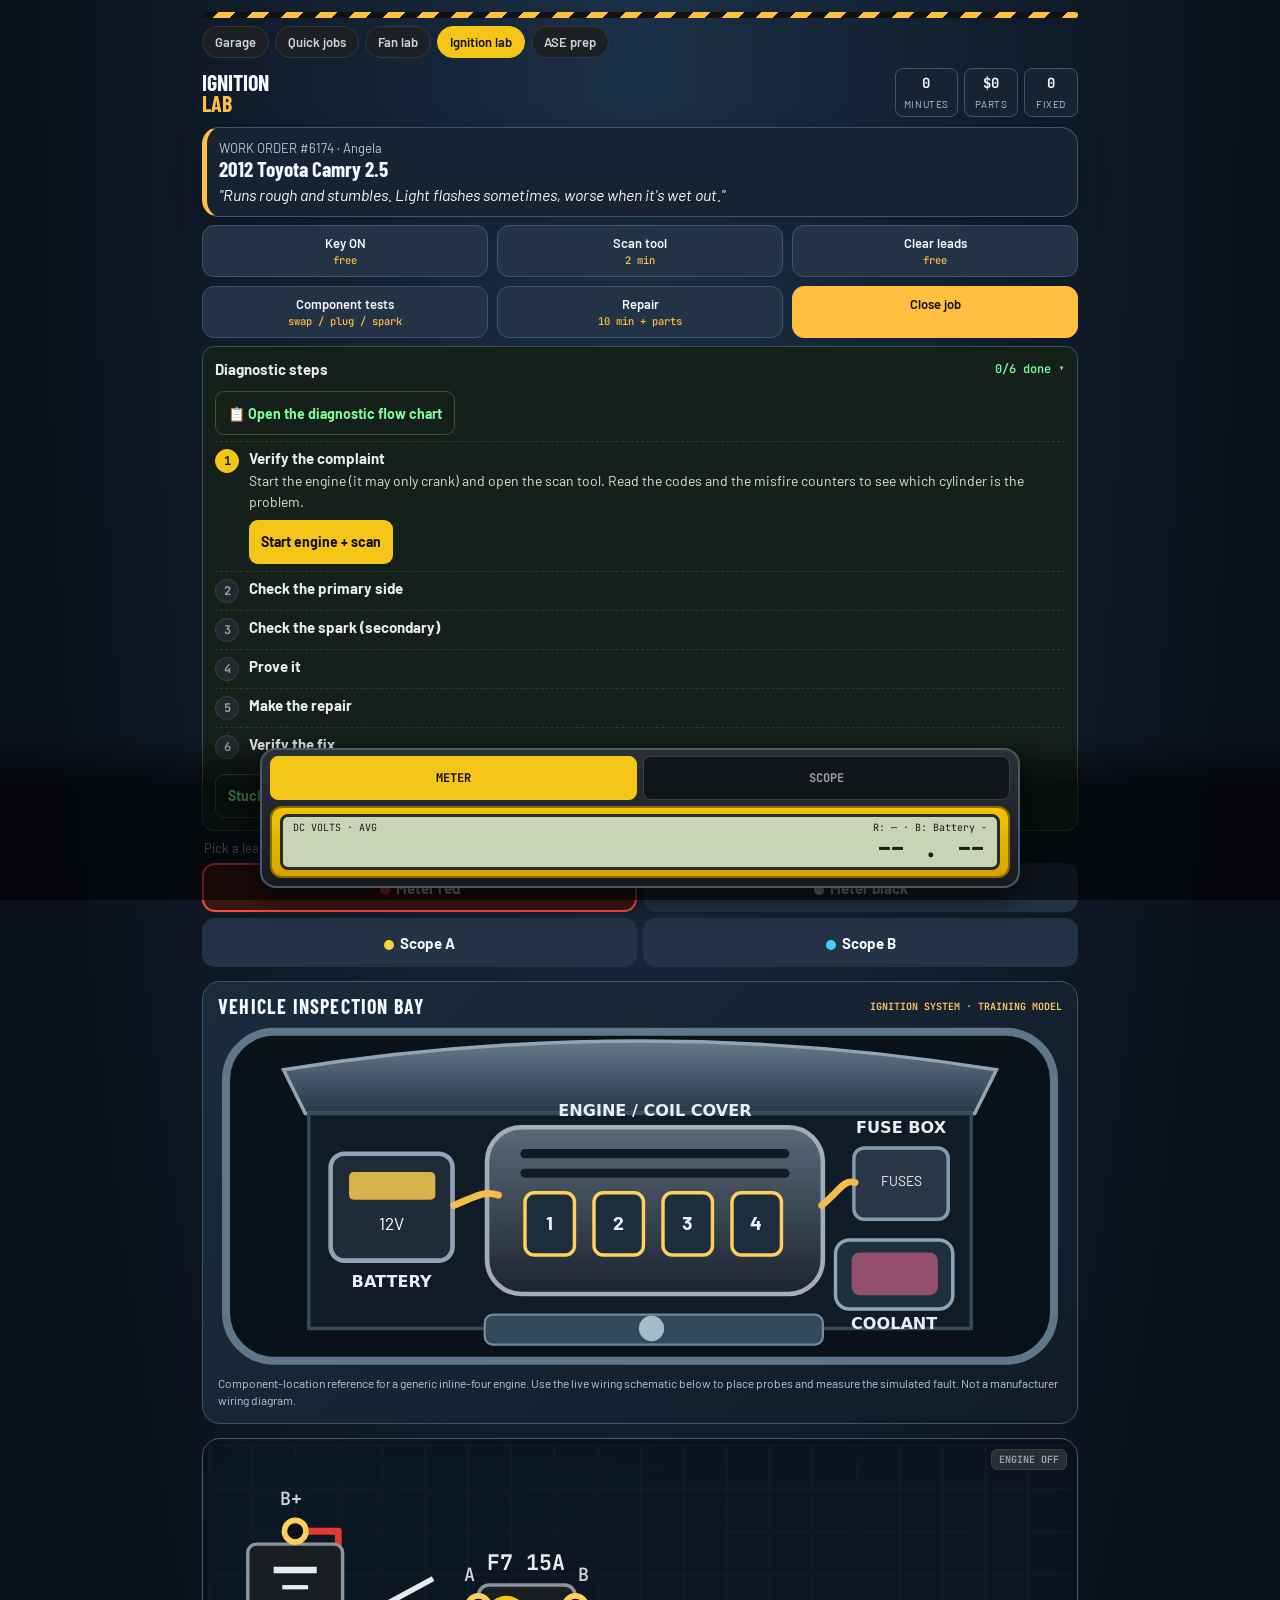
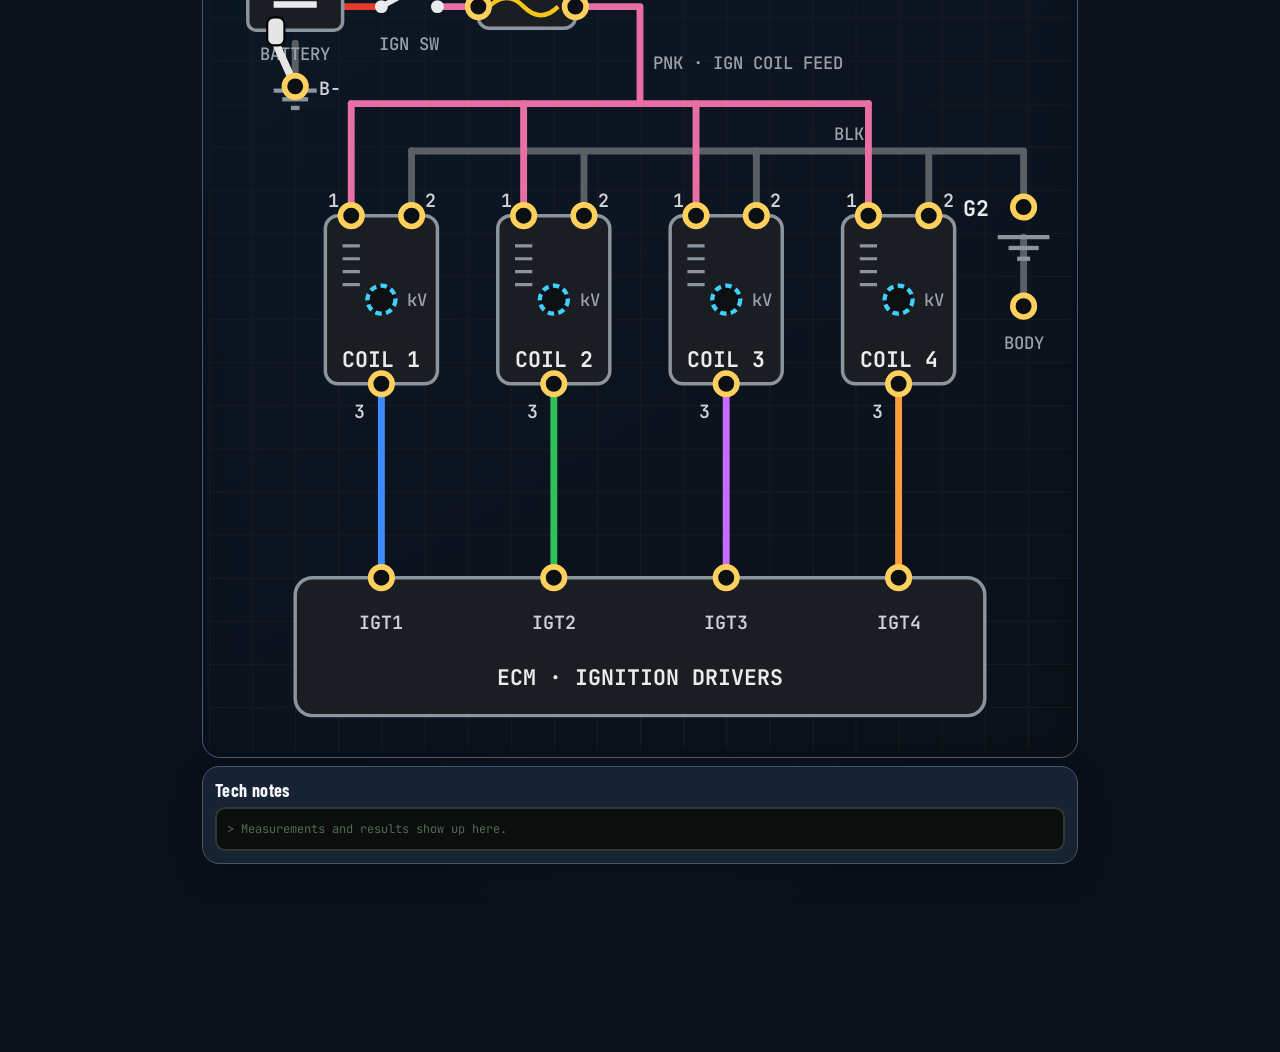
<file: ign.html>
<!DOCTYPE html>
<html lang="en">
<head>
<meta charset="UTF-8">
<meta name="viewport" content="width=device-width, initial-scale=1, viewport-fit=cover">
<title>Check Engine: Ignition Circuit Lab</title>
<link href="https://fonts.googleapis.com/css2?family=Barlow+Condensed:wght@600;700&family=Barlow:wght@400;500;600&family=JetBrains+Mono:wght@500;600;700&display=swap" rel="stylesheet">
<style>
:root{--bg:#121417;--panel:#1c1f23;--panel2:#24282d;--line:#33383f;--text:#e9ebee;--muted:#9aa1ab;--yellow:#f5c518;--green:#7dfc9a;--red:#ff5a4e}
*{box-sizing:border-box}
html,body{margin:0;background:radial-gradient(ellipse at top,#1d2228,#0e1012 60%);background-attachment:fixed;color:var(--text);font-family:Barlow,system-ui,sans-serif;font-size:16px}
button{font-family:inherit;cursor:pointer}
.wrap{max-width:760px;margin:0 auto;padding:10px 10px 150px}
h1,h2,h3{font-family:"Barlow Condensed",sans-serif;margin:0;letter-spacing:.02em}
.hazard{height:6px;background:repeating-linear-gradient(-45deg,var(--yellow) 0 12px,#111 12px 24px);border-radius:3px}
.topbar{display:flex;justify-content:space-between;align-items:center;margin:10px 0;gap:8px}
.brand{font-family:"Barlow Condensed";font-weight:700;font-size:22px;text-transform:uppercase;line-height:.95}
.brand span{color:var(--yellow)}
.stats{display:flex;gap:6px}
.stat{background:var(--panel);border:1px solid var(--line);border-radius:8px;padding:5px 8px;text-align:center;min-width:54px}
.stat b{display:block;font-family:"JetBrains Mono";font-size:14px}
.stat small{color:var(--muted);font-size:10px;text-transform:uppercase;letter-spacing:.06em}
.card{background:var(--panel);border:1px solid var(--line);border-radius:12px;padding:12px;margin:8px 0}
.ticket{border-left:5px solid var(--yellow)}
.veh{font-family:"Barlow Condensed";font-size:21px;font-weight:700}
.meta{color:var(--muted);font-size:13px}
.complaint{font-style:italic;margin-top:4px}
.tip{background:#1e2a22;border:1px solid #2f5a3d;border-radius:10px;padding:10px 12px;font-size:14px;line-height:1.45;color:#cfe9d6;margin:8px 0}
.tip b{color:#fff}
.tip button{background:none;border:0;color:var(--green);font-weight:600;padding:0;margin-top:4px}

.diagram{background:#0d1013;border:1px solid var(--line);border-radius:12px;padding:6px;position:relative}
.diagram svg{width:100%;display:block}
.leadbar{display:flex;gap:6px;margin-bottom:6px}
.lead{flex:1;border-radius:9px;padding:9px 6px;font-weight:700;font-size:14px;border:2px solid transparent;background:var(--panel2);color:var(--text)}
.lead.red.on{border-color:#ff4a3d;background:#3a1714}
.lead.blk.on{border-color:#d9dde2;background:#2c3036}
.lead .dot{display:inline-block;width:10px;height:10px;border-radius:50%;margin-right:6px;vertical-align:middle}
.tp{cursor:pointer}
.tp circle.hit{fill:transparent}
.tp circle.ring{fill:#0d1013;stroke:#f5c518;stroke-width:2}
.tp:hover circle.ring{fill:#3b3210}
.tpl{font:600 8.5px "JetBrains Mono";fill:#cfd3d8;pointer-events:none}
.wire{fill:none;stroke-width:3.2;stroke-linecap:round;stroke-linejoin:round}
.cmp{fill:#1a1e23;stroke:#8c949d;stroke-width:1.6}
.cl{font:700 10px "JetBrains Mono";fill:#e9ebee}
.cs{font:500 8px "JetBrains Mono";fill:#9aa1ab}
#fanRotor{transform-box:fill-box;transform-origin:center}
.spinFast{animation:spin .18s linear infinite}
.spinSlow{animation:spin .9s linear infinite}
@keyframes spin{to{transform:rotate(360deg)}}
.clickfx{opacity:0}
.clickfx.show{animation:pop .5s ease-out}
@keyframes pop{0%{opacity:1;transform:translateY(0)}100%{opacity:0;transform:translateY(-12px)}}
.chips{position:absolute;top:10px;right:10px;display:flex;flex-direction:column;gap:4px;align-items:flex-end;pointer-events:none}
.chip{font:700 10px "JetBrains Mono";padding:3px 7px;border-radius:6px;background:#2a2e33;color:#9aa1ab;border:1px solid #3a3f46}
.chip.on{background:#3a3010;color:var(--yellow);border-color:#7a6410}
.chip.go{background:#173322;color:var(--green);border-color:#2f6b45}

.actions{display:grid;grid-template-columns:repeat(3,1fr);gap:6px;margin-top:8px}
.act{background:var(--panel2);border:1px solid var(--line);color:var(--text);border-radius:10px;padding:10px 4px;font-size:13px;font-weight:600;line-height:1.2}
.act small{display:block;font-family:"JetBrains Mono";color:var(--yellow);font-size:10.5px;font-weight:500;margin-top:2px}
.act.on{background:var(--yellow);color:#111}.act.on small{color:#111}
.act.primary{background:var(--yellow);color:#111;border-color:var(--yellow)}
.act:disabled{opacity:.4}

.log{background:#0b0e0c;border:2px solid #2c3a30;border-radius:10px;padding:8px 10px;font-family:"JetBrains Mono";font-size:12px;color:var(--green);max-height:220px;overflow:auto}
.log div{padding:4px 0;border-bottom:1px dashed #22302a}.log div:last-child{border:0}
.log .h{color:var(--yellow)}
.log .empty{color:#4f6b58;border:0}

/* DMM dock */
.dmm{position:fixed;left:0;right:0;bottom:0;z-index:20;padding:8px 10px 12px;background:linear-gradient(transparent,rgba(0,0,0,.6) 30%)}
.dmmIn{max-width:760px;margin:0 auto;background:linear-gradient(#f2c300,#d4a600);border:2px solid #8a6d00;border-radius:16px;padding:8px 10px;display:flex;gap:10px;align-items:center;color:#111;box-shadow:0 10px 30px rgba(0,0,0,.6)}
.lcd{flex:1;background:#c9d3b6;border:3px solid #2b2b2b;border-radius:8px;padding:4px 10px;font-family:"JetBrains Mono";color:#18210d;min-width:0}
.lcd .val{font-size:30px;font-weight:700;line-height:1.1;text-align:right;white-space:nowrap}
.lcd .sub{font-size:10px;display:flex;justify-content:space-between;gap:6px;white-space:nowrap;overflow:hidden}
.modes{display:flex;flex-direction:column;gap:4px}
.mode{background:#2b2b2b;color:#f2c300;border:0;border-radius:7px;padding:7px 9px;font:700 12px "JetBrains Mono"}
.mode.on{background:#111;color:#fff;outline:2px solid #fff}

/* modal */
.modal-bg{position:fixed;inset:0;background:rgba(0,0,0,.55);z-index:40;display:flex;align-items:flex-end;justify-content:center;padding:10px}
.modal{width:100%;max-width:520px;max-height:88vh;overflow:auto;border-radius:16px;padding:14px;background:var(--panel);border:1px solid var(--line);animation:up .2s ease-out}
@keyframes up{from{transform:translateY(40px);opacity:0}}
.modal h3{font-size:22px;text-transform:uppercase}
.modal p{color:var(--muted);font-size:14px;margin:4px 0 10px;line-height:1.45}
.scan{background:linear-gradient(#2f3a46,#1d242c);border:2px solid #4a5867}
.scr{background:#0b1a10;border:3px solid #000;border-radius:8px;padding:10px;font-family:"JetBrains Mono";color:var(--green);font-size:13px;line-height:1.6;margin:8px 0}
.scr .row{display:flex;justify-content:space-between;border-bottom:1px dashed #1d3a27}
.code{display:inline-block;background:#173322;border:1px solid #2f6b45;border-radius:4px;padding:0 6px;margin-right:6px;color:#b6ffca;font-weight:700}
.mbtn{display:flex;justify-content:space-between;align-items:center;width:100%;background:var(--panel2);border:1px solid var(--line);color:var(--text);border-radius:10px;padding:13px 14px;font-size:15px;margin-top:8px;text-align:left}
.mbtn small{font-family:"JetBrains Mono";color:var(--yellow);font-size:11px}
.mbtn.big{justify-content:center;background:var(--yellow);color:#111;font-weight:700;font-family:"Barlow Condensed";font-size:20px;text-transform:uppercase;border:0}
.ghost{width:100%;background:transparent;color:var(--text);border:1px solid var(--line);border-radius:10px;padding:12px;font-size:15px;margin-top:10px}
.verdict{font-family:"Barlow Condensed";font-size:30px;font-weight:700;text-transform:uppercase}
.verdict.ok{color:var(--green)}.verdict.no{color:var(--red)}
.stars{font-size:26px;letter-spacing:4px;color:var(--yellow)}
.res{font-size:14px;line-height:1.55;color:#d5d9de}
.res td{padding:3px 0}
.hidden{display:none!important}
.wrap{padding-bottom:250px}
.leadbar4{display:grid;grid-template-columns:1fr 1fr;gap:6px;margin-bottom:6px}
.lead.sa.on{border-color:#f5d33a;background:#3a3410}
.lead.sb.on{border-color:#3fd0ff;background:#10303a}
.dock{max-width:760px;margin:0 auto;background:linear-gradient(#2a3038,#171b20);border:2px solid #4a5867;border-radius:16px;padding:6px 8px 8px;box-shadow:0 10px 30px rgba(0,0,0,.6)}
.tabs{display:flex;gap:6px;margin-bottom:6px}
.tab{flex:1;background:#111418;color:#9aa1ab;border:1px solid #3a3f46;border-radius:8px;padding:6px;font:700 12px "JetBrains Mono";text-transform:uppercase}
.tab.on{background:#f5c518;color:#111;border-color:#f5c518}
.dock .dmmIn{background:linear-gradient(#f2c300,#d4a600);border:2px solid #8a6d00;border-radius:12px;padding:6px 8px;box-shadow:none}
.scopeIn{background:#05090c;border:3px solid #000;border-radius:10px;padding:4px 6px;font-family:"JetBrains Mono"}
.scopeIn svg{width:100%;height:120px;display:block}
.scopeHead,.scopeFoot{display:flex;justify-content:space-between;gap:8px;font-size:10.5px;color:#9aa1ab;white-space:nowrap;overflow:hidden}
.scopeHead span{overflow:hidden;text-overflow:ellipsis}
.bars{display:flex;gap:10px;align-items:flex-end;height:70px;margin:6px 0}
.bars div{flex:1;background:#7dfc9a;border-radius:3px 3px 0 0;position:relative;min-height:2px}
.bars div.hot{background:#ff5a4e}
.bars span{position:absolute;bottom:-16px;left:0;right:0;text-align:center;font-size:10px;color:#7dfc9a}
.back{display:inline-block;color:#f5c518;text-decoration:none;font:600 13px 'JetBrains Mono',monospace;margin:8px 0 0}
.topnav{display:flex;gap:6px;overflow-x:auto;margin:8px 0 4px;scrollbar-width:none}
.topnav::-webkit-scrollbar{display:none}
.topnav a{flex:none;text-decoration:none;color:#cfd3d8;background:#1c1f23;border:1px solid #33383f;border-radius:20px;padding:7px 12px;font:600 13px Barlow,system-ui,sans-serif}
.topnav a.on{background:#f5c518;color:#111;border-color:#f5c518}
.guide{background:#15201a;border:1px solid #2f5a3d;border-radius:12px;margin:8px 0;overflow:hidden}
.gHead{display:flex;justify-content:space-between;align-items:center;width:100%;background:none;border:0;color:#e9ebee;padding:11px 12px;font:700 15px Barlow,system-ui,sans-serif;text-align:left}
.gHead span{font:600 12px "JetBrains Mono",monospace;color:#7dfc9a}
.gBody{padding:0 12px 12px}
.gStep{display:flex;gap:10px;padding:7px 0;border-top:1px dashed #23402e;align-items:flex-start}
.gNum{flex:none;width:24px;height:24px;border-radius:50%;display:flex;align-items:center;justify-content:center;font:700 12px "JetBrains Mono",monospace;background:#22282e;color:#9aa1ab;border:1px solid #3a3f46}
.gStep.done .gNum{background:#2f6b45;color:#fff;border-color:#2f6b45}
.gStep.cur .gNum{background:#f5c518;color:#111;border-color:#f5c518}
.gStep b{display:block;font-size:15px;color:#e9ebee}
.gStep.done b{color:#7dfc9a;font-weight:600}
.gStep p{margin:4px 0 0;font-size:14px;line-height:1.45;color:#cfe9d6}
.gBtns{display:flex;gap:6px;margin-top:8px;flex-wrap:wrap}
.gBtns button{border-radius:9px;padding:9px 12px;font:700 14px Barlow,system-ui,sans-serif;border:0;background:#f5c518;color:#111}
.gBtns button.alt{background:transparent;border:1px solid #2f5a3d;color:#7dfc9a}
.gHint{margin-top:8px;background:#0e1712;border-left:3px solid #f5c518;border-radius:6px;padding:7px 9px;font-size:13.5px;color:#e9ebee;line-height:1.4}
.actions.top{margin:8px 0 0}
.wrap{padding-bottom:200px}
.lcd .val{font-size:26px}
.scopeIn svg{height:96px}
.pick{font-size:13px;color:#9aa1ab;margin:6px 2px;line-height:1.4}.pick b{color:#e9ebee}
.fc{font-size:14px;line-height:1.4}
.fcNode{background:#1c1f23;border:1px solid #3a3f46;border-left:4px solid #f5c518;border-radius:8px;padding:8px 10px;margin:6px 0;color:#e9ebee}
.fcNode.end{border-left-color:#7dfc9a;background:#15201a}
.fcK{font:700 12px "JetBrains Mono",monospace;color:#f5c518}
.fcNode.end .fcK{color:#7dfc9a}
.fcBr{margin-left:10px;padding-left:10px;border-left:2px solid #3a3f46}
.fcBr details{margin-top:4px}
.fcBr summary{cursor:pointer;list-style:none;padding:2px 0}
.fcBr summary::-webkit-details-marker{display:none}
.fcLab{display:inline-block;font:700 12px "JetBrains Mono",monospace;background:#24282d;border:1px solid #f5c518;border-radius:12px;padding:3px 10px;color:#f5c518}
details[open]>summary .fcLab{background:#f5c518;color:#111}
.fcLab::before{content:"▸ "}details[open]>summary .fcLab::before{content:"▾ "}
.fcDone{display:inline-block;margin-top:5px;font:700 11px "JetBrains Mono",monospace;color:#7dfc9a;background:#173322;border:1px solid #2f6b45;border-radius:6px;padding:1px 6px}
.fcGo{display:inline-block;margin:6px 0 0 6px;background:transparent;border:1px solid #3a3f46;color:#cfd3d8;border-radius:8px;padding:4px 9px;font:600 12px Barlow,system-ui,sans-serif}
.fcTop{position:sticky;top:-14px;z-index:2;display:flex;align-items:center;gap:10px;margin:-14px -14px 8px;padding:10px 14px;background:var(--panel);border-bottom:1px solid var(--line)}
.fcTop h3{margin:0;flex:1}
.fcBack{background:#24282d;border:1px solid #f5c518;color:#f5c518;border-radius:10px;padding:8px 12px;font:700 14px Barlow,system-ui,sans-serif;min-height:40px}
#fcReturn{position:fixed;top:10px;left:10px;z-index:35;display:none;background:#f5c518;color:#111;border:0;border-radius:22px;padding:10px 16px;font:700 14px Barlow,system-ui,sans-serif;box-shadow:0 6px 18px rgba(0,0,0,.55)}
</style>
<link rel="stylesheet" href="diagnostic-redesign.css">
</head>
<body>
<div class="wrap">
  <div class="hazard"></div>
  <nav class="topnav"><a href="index.html">Garage</a><a href="quick.html">Quick jobs</a><a href="fan.html">Fan lab</a><a href="ign.html" class="on">Ignition lab</a><a href="ase.html">ASE prep</a></nav>
  <div class="topbar">
    <div class="brand">Ignition<br><span>Lab</span></div>
    <div class="stats">
      <div class="stat"><b id="sTime">0</b><small>Minutes</small></div>
      <div class="stat"><b id="sParts">$0</b><small>Parts</small></div>
      <div class="stat"><b id="sJobs">0</b><small>Fixed</small></div>
    </div>
  </div>

  <div class="card ticket">
    <div class="meta" id="tNum"></div>
    <div class="veh" id="tVeh"></div>
    <div class="complaint" id="tComplaint"></div>
  </div>

  <div class="actions top">
    <button class="act" id="bEng" onclick="engineBtn()">Key ON<small>free</small></button>
    <button class="act" onclick="openScan()">Scan tool<small id="scanCost">2 min</small></button>
    <button class="act" onclick="clearLeads()">Clear leads<small>free</small></button>
    <button class="act" onclick="openTests()">Component tests<small>swap / plug / spark</small></button>
    <button class="act" onclick="openRepair()">Repair<small>10 min + parts</small></button>
    <button class="act primary" onclick="closeJob()">Close job<small>verify first!</small></button>
  </div>

  <div class="guide" id="guide"></div>
  <p class="pick">Pick a lead, then tap a test point on the diagram. <b>1</b> = power, <b>2</b> = ground, <b>3</b> = IGT trigger from the ECM, dashed circle = spark (kV) pickup.</p>

  <div class="leadbar4">
    <button class="lead red on" id="L_red" onclick="setLead('red')"><span class="dot" style="background:#ff4a3d"></span>Meter red</button>
    <button class="lead blk" id="L_blk" onclick="setLead('blk')"><span class="dot" style="background:#e6e6e6"></span>Meter black</button>
    <button class="lead sa" id="L_A" onclick="setLead('A')"><span class="dot" style="background:#f5d33a"></span>Scope A</button>
    <button class="lead sb" id="L_B" onclick="setLead('B')"><span class="dot" style="background:#3fd0ff"></span>Scope B</button>
  </div>

  <section class="vehicle-context" aria-label="Vehicle component location overview">
<div class="vehicle-context__header"><strong>Vehicle inspection bay</strong><span>IGNITION SYSTEM · TRAINING MODEL</span></div>
<svg class="vehicle-context__art" viewBox="0 0 760 310" role="img" aria-label="Illustrated front engine bay showing major components and their relative locations">
<defs><linearGradient id="hood" x2="0" y2="1"><stop stop-color="#66798b"/><stop offset="1" stop-color="#263748"/></linearGradient><linearGradient id="block" x2="0" y2="1"><stop stop-color="#5b6878"/><stop offset="1" stop-color="#1b2530"/></linearGradient></defs>
<rect x="20" y="12" width="720" height="286" rx="42" fill="#0a1119" stroke="#60768b" stroke-width="7"/>
<path d="M70 45 Q380 -5 690 45 L671 83 H89Z" fill="url(#hood)" stroke="#91a5b7" stroke-width="3"/>
<path d="M92 83 H668 V270 H92Z" fill="#111b25" stroke="#344b5c" stroke-width="3"/>
<rect x="247" y="95" width="292" height="145" rx="30" fill="url(#block)" stroke="#a1adbb" stroke-width="4"/>
<path d="M280 118 H506 M280 135 H506" stroke="#101b25" stroke-width="8" stroke-linecap="round"/>
<rect x="280" y="152" width="43" height="54" rx="8" fill="#1c2d3e" stroke="#ffd15c" stroke-width="3"/><text x="301" y="184" text-anchor="middle" fill="#edf3fa" font-size="17" font-weight="bold">1</text><rect x="340" y="152" width="43" height="54" rx="8" fill="#1c2d3e" stroke="#ffd15c" stroke-width="3"/><text x="361" y="184" text-anchor="middle" fill="#edf3fa" font-size="17" font-weight="bold">2</text><rect x="400" y="152" width="43" height="54" rx="8" fill="#1c2d3e" stroke="#ffd15c" stroke-width="3"/><text x="421" y="184" text-anchor="middle" fill="#edf3fa" font-size="17" font-weight="bold">3</text><rect x="460" y="152" width="43" height="54" rx="8" fill="#1c2d3e" stroke="#ffd15c" stroke-width="3"/><text x="481" y="184" text-anchor="middle" fill="#edf3fa" font-size="17" font-weight="bold">4</text>
<rect x="111" y="118" width="106" height="93" rx="12" fill="#202b38" stroke="#91a3b7" stroke-width="4"/><rect x="127" y="134" width="75" height="24" rx="4" fill="#d8b24b"/><text x="164" y="184" text-anchor="middle" fill="#fff" font-size="15">12V</text>
<rect x="566" y="113" width="82" height="62" rx="9" fill="#2b3746" stroke="#849ab1" stroke-width="3"/><text x="607" y="146" text-anchor="middle" fill="#f3f6fb" font-size="12">FUSES</text>
<rect x="550" y="193" width="102" height="60" rx="12" fill="#1e303e" stroke="#8da5b8" stroke-width="3"/><rect x="564" y="204" width="75" height="37" rx="7" fill="#c65d81" opacity=".7"/>
<rect x="245" y="258" width="294" height="26" rx="7" fill="#334858" stroke="#718ba1" stroke-width="2"/>
<circle cx="390" cy="270" r="11" fill="#a7bccb"/>
<path d="M218 163 C238 155 243 150 257 154 M538 163 C553 151 557 140 567 143" stroke="#f3bd4a" stroke-width="6" fill="none" stroke-linecap="round"/>
<g fill="#e7eef7" font-family="system-ui,sans-serif" font-size="14" font-weight="700">
<text x="164" y="234" text-anchor="middle">BATTERY</text><text x="607" y="100" text-anchor="middle">FUSE BOX</text>
<text x="393" y="85" text-anchor="middle">ENGINE / COIL COVER</text><text x="601" y="270" text-anchor="middle">COOLANT</text>
</g>
</svg><div class="vehicle-context__caption">Component-location reference for a generic inline-four engine. Use the live wiring schematic below to place probes and measure the simulated fault. Not a manufacturer wiring diagram.</div></section><div class="diagram">
    <div class="chips"><div class="chip" id="chipEng">ENGINE OFF</div></div>
    <svg id="dia" viewBox="0 0 400 420" xmlns="http://www.w3.org/2000/svg">
      <defs><pattern id="grid" width="20" height="20" patternUnits="userSpaceOnUse"><path d="M20 0H0V20" fill="none" stroke="#161b20" stroke-width="1"/></pattern></defs>
      <rect width="400" height="420" fill="url(#grid)"/>
      <g id="wires"></g>
      <g id="parts"></g>
      <g id="probes"></g>
      <g id="tps"></g>
    </svg>
  </div>

  <div class="card">
    <h3 style="font-size:18px;margin-bottom:6px">Tech notes</h3>
    <div class="log" id="log"><div class="empty">&gt; Measurements and results show up here.</div></div>
  </div>
</div>

<div class="dmm">
  <div class="dock">
    <div class="tabs"><button id="tabM" class="tab on" onclick="setTab('M')">Meter</button><button id="tabS" class="tab" onclick="setTab('S')">Scope</button></div>
    <div id="meterPane" class="dmmIn">
      <div class="lcd">
        <div class="sub"><span>DC VOLTS · AVG</span><span id="dmmLeads">R: — · B: —</span></div>
        <div class="val" id="dmmVal">-- . --</div>
      </div>
    </div>
    <div id="scopePane" class="scopeIn hidden">
      <div class="scopeHead"><span id="chA" style="color:#f5d33a">A: —</span><span id="chB" style="color:#3fd0ff">B: —</span></div>
      <svg id="scope" viewBox="0 0 300 120" preserveAspectRatio="none"></svg>
      <div class="scopeFoot"><span>2 ms/div · each channel on its own firing</span><span id="scaleTxt"></span></div>
    </div>
  </div>
</div>

<div id="modalBg" class="modal-bg hidden" onclick="if(event.target===this){fcSave();closeModal()}"><div class="modal" id="modal"></div></div>

<script>
function career(fixed,stars){try{const c=JSON.parse(localStorage.getItem('ce_career')||'{}');c.jobs=(c.jobs||0)+1;c.fixed=(c.fixed||0)+(fixed?1:0);c.stars=(c.stars||0)+stars;localStorage.setItem('ce_career',JSON.stringify(c));}catch(e){}}

/* ================= LAYOUT ================= */
const CX={1:80,2:160,3:240,4:320};
const WCOL={1:'#3d8bff',2:'#2fbf5b',3:'#c86bff',4:'#ff9a3d'};
const ORD={1:0,3:1,4:2,2:3};
const TP={
 bat_p:{x:40,y:40,name:'Battery +',l:[-2,-12,'B+']},
 bat_n:{x:40,y:112,name:'Battery −',l:[16,4,'B−']},
 f7a:{x:125,y:75,name:'F7 in',l:[-4,-12,'A']},
 f7b:{x:170,y:75,name:'F7 out',l:[4,-12,'B']},
 g2:{x:378,y:168,name:'G2 eyelet',l:[0,-12,'']},
 body:{x:378,y:214,name:'Body ground',l:[0,0,'']},
};
for(let n=1;n<=4;n++){const x=CX[n];
 TP['c'+n+'p1']={x:x-14,y:172,name:'Coil '+n+' pin 1',l:[-8,-4,'1'],cyl:n};
 TP['c'+n+'p2']={x:x+14,y:172,name:'Coil '+n+' pin 2',l:[9,-4,'2'],cyl:n};
 TP['c'+n+'p3']={x:x,y:250,name:'Coil '+n+' pin 3 (IGT)',l:[-10,16,'3'],cyl:n};
 TP['c'+n+'kv']={x:x,y:211,name:'Coil '+n+' kV',l:[0,0,''],cyl:n,kv:true};
 TP['e'+n]={x:x,y:340,name:'ECM IGT'+n,l:[0,24,'IGT'+n],cyl:n};
}
function drawStatic(){
  let w='';const W=(c,d,extra='')=>w+='<path class="wire" stroke="'+c+'" d="'+d+'" '+extra+'/>';
  W('#e23b2e','M40 40 H60 V75 H78');
  W('#e86fa3','M108 75 H125');
  W('#e86fa3','M170 75 H200 V120');
  W('#e86fa3','M66 120 H306');
  W('#5a5f66','M94 142 H378 V168');
  W('#5a5f66','M378 182 V214');
  W('#5a5f66','M40 92 V112');
  for(let n=1;n<=4;n++){const x=CX[n];
    W('#e86fa3','M'+(x-14)+' 120 V172');
    W('#5a5f66','M'+(x+14)+' 142 V172');
    W(WCOL[n],'M'+x+' 250 V340');
  }
  $('wires').innerHTML=w+'<text x="206" y="104" class="cs">PNK · IGN COIL FEED</text><text x="290" y="137" class="cs">BLK</text>';
  let p='';
  p+='<rect x="18" y="46" width="44" height="40" rx="4" class="cmp"/><line x1="30" y1="58" x2="50" y2="58" stroke="#e9ebee" stroke-width="3"/><line x1="34" y1="66" x2="46" y2="66" stroke="#e9ebee" stroke-width="2"/><line x1="30" y1="74" x2="50" y2="74" stroke="#e9ebee" stroke-width="3"/><text x="40" y="100" text-anchor="middle" class="cs">BATTERY</text><g transform="translate(40,114)" stroke="#8c949d" stroke-width="2"><line x1="-10" y1="0" x2="10" y2="0"/><line x1="-6" y1="4" x2="6" y2="4"/><line x1="-2" y1="8" x2="2" y2="8"/></g>';
  p+='<circle cx="80" cy="75" r="3" fill="#e9ebee"/><circle cx="106" cy="75" r="3" fill="#e9ebee"/><line id="ignBlade" x1="80" y1="75" x2="104" y2="62" stroke="#e9ebee" stroke-width="2.5"/><text x="93" y="95" text-anchor="middle" class="cs">IGN SW</text>';
  p+='<rect x="125" y="65" width="45" height="20" rx="5" class="cmp"/><path d="M130 75 q8 -8 16 0 t16 0" stroke="#f5c518" stroke-width="2" fill="none"/><text x="147" y="58" text-anchor="middle" class="cl">F7 15A</text>';
  p+='<g transform="translate(378,182)" stroke="#8c949d" stroke-width="2"><line x1="-12" y1="0" x2="12" y2="0"/><line x1="-7" y1="5" x2="7" y2="5"/><line x1="-3" y1="10" x2="3" y2="10"/></g><circle cx="378" cy="168" r="5" fill="none" stroke="#c9a46a" stroke-width="2"/><text x="362" y="172" text-anchor="end" class="cl">G2</text><text x="378" y="234" text-anchor="middle" class="cs">BODY</text>';
  for(let n=1;n<=4;n++){const x=CX[n];
    p+='<rect x="'+(x-26)+'" y="172" width="52" height="78" rx="6" class="cmp"/>';
    p+='<path d="M'+(x-18)+' 186 h8 M'+(x-18)+' 192 h8 M'+(x-18)+' 198 h8 M'+(x-18)+' 204 h8" stroke="#8c949d" stroke-width="1.5"/>';
    
    p+='<text x="'+x+'" y="242" text-anchor="middle" class="cl">COIL '+n+'</text>';
    p+='<text x="'+(x+12)+'" y="214" class="cs">kV</text>';
  }
  p+='<rect x="40" y="340" width="320" height="64" rx="8" class="cmp"/><text x="200" y="390" text-anchor="middle" class="cl">ECM · IGNITION DRIVERS</text>';
  $('parts').innerHTML=p;
}

/* ================= FAULTS ================= */
const FAULTS={
 coil2:{complaint:'"Check engine light is flashing and it shakes at idle."',repair:'coil',
  why:'Coil 2 had failed internally. Its primary side checked out: pin 1 had full voltage with a normal dip, pin 2 had a clean ground, and pin 3 got a normal IGT pulse. But the secondary pickup showed almost no firing line. Swapping coil 2 to cylinder 3 moved the misfire to P0303.'},
 plug2:{complaint:'"Check engine light is flashing and it shakes at idle."',repair:'plug',
  why:'Spark plug 2 was fouled. The coil was fine: swapping it didn\'t move the misfire, and the spark tester showed a strong spark. The secondary waveform gave it away: a low firing line (about 3–4 kV) and a long, low spark line, because the spark was leaking across the carbon on the plug instead of jumping the gap.'},
 igt2:{complaint:'"Check engine light is flashing and it shakes at idle."',repair:'igt',
  why:'The IGT trigger wire from ECM pin IGT2 to coil 2 pin 3 was open. The scope showed a normal 5 V square pulse at the ECM pin but a flat 0 V at coil 2 pin 3. The ECM also flagged P0352.'},
 pwr2:{complaint:'"Check engine light is flashing and it shakes at idle."',repair:'conn',
  why:'Coil 2\'s connector had a corroded pin 1 (power), causing high resistance. With the key on and no current flowing it read a perfect 12.4 V, which is why a static meter check misses it. On the scope under load, pin 1 sagged to about 7–8 V during dwell, while the other coils only dipped about 0.3 V. The weak primary current gave a weak spark.'},
 gnd:{complaint:'"Runs rough and stumbles. Light flashes sometimes, worse when it\'s wet out."',repair:'ground',
  why:'The shared coil ground G2 was corroded. Every coil\'s pin 2 jumped about 3 V during dwell, when it should be near 0. That stole voltage from all four coils, so every secondary firing line was weak and the misfires moved randomly between cylinders (P0300).'},
 fuse:{complaint:'"It cranks but won\'t start."',repair:'fuse',
  why:'Fuse F7 (the IGN coil feed) was blown, so no coil had power on pin 1. The IGT pulses were still there because the ECM has its own feed, so the trigger was fine but nothing was there to switch. Set P0351–P0354. On a real car, find out why it blew.'},
};
const REPAIRS=[
 {id:'coil',name:'Replace ignition coil 2',cost:65},
 {id:'plug',name:'Replace spark plug 2',cost:12},
 {id:'igt',name:'Repair IGT2 wire (ECM → coil 2 pin 3)',cost:8},
 {id:'conn',name:'Replace coil 2 connector pigtail',cost:15},
 {id:'ground',name:'Clean & repair coil ground G2',cost:4},
 {id:'fuse',name:'Replace fuse F7',cost:5},
 {id:'allcoils',name:'Replace all 4 coils',cost:260},
 {id:'ecm',name:'Replace ECM',cost:450},
];
const VEHICLES=['2012 Toyota Camry 2.5','2014 Honda Accord 2.4','2013 Hyundai Sonata 2.4','2011 Ford Escape 2.5','2015 Chevy Cruze 1.8','2010 Nissan Sentra 2.0'];
const NAMES=['Angela','Ricky','Nadia','Carlos','Bev','Jordan'];

/* ================= STATE ================= */
let job,eng='off',leads={red:null,blk:'bat_n',A:null,B:null},active='red',tab='M',fixedCount=0;
const $=id=>document.getElementById(id);

function newJob(){
  const ks=Object.keys(FAULTS),f=ks[Math.floor(Math.random()*ks.length)];
  job={flags:{},hints:0,fault:f,orig:f,veh:VEHICLES[Math.floor(Math.random()*VEHICLES.length)],name:NAMES[Math.floor(Math.random()*NAMES.length)],time:0,parts:0,reads:0,repairs:[],scanned:false,seen:{}};
  eng='off';leads={red:null,blk:'bat_n',A:null,B:null};active='red';
  $('tNum').textContent='WORK ORDER #'+(6100+Math.floor(Math.random()*800))+' · '+job.name;
  $('tVeh').textContent=job.veh;$('tComplaint').textContent=FAULTS[f].complaint;
  $('log').innerHTML='<div class="empty">&gt; Measurements and results show up here.</div>';
  setTab('M');render();
}

/* ================= MODEL ================= */
function running(){return eng==='run'||eng==='crank';}
function evt(n,trig){return 6+((ORD[n]-ORD[trig]+4)%4)*40;}
function inDwell(n,t,trig){if(!running())return false;const e=evt(n,trig);return t>=e-3&&t<e;}
function anyDwell(t,trig){for(let n=1;n<=4;n++)if(inDwell(n,t,trig))return true;return false;}
function supply(){return eng==='run'?14.2:eng==='crank'?10.6:12.4;}
function wave(tp,t,trig){
  const f=job.fault,k=eng!=='off',Vb=supply();
  const fuseOK=f!=='fuse';
  if(tp==='bat_p')return Vb;
  if(tp==='bat_n'||tp==='body')return 0;
  if(tp==='f7a')return k?Vb:0;
  if(tp==='f7b')return k&&fuseOK?Vb:0;
  const gBump=(fuseOK&&anyDwell(t,trig))?(f==='gnd'?3.2:.12):0;
  const gBase=f==='gnd'&&running()?.15:.01;
  if(tp==='g2')return gBase+gBump*.97;
  const P=TP[tp],n=P.cyl;
  if(tp.endsWith('p1')){
    if(!k||!fuseOK)return 0;
    const drop=inDwell(n,t,trig)?((f==='pwr2'&&n===2)?6.8:.32):0;
    return Vb-drop;
  }
  if(tp.endsWith('p2'))return gBase+gBump;
  if(tp.startsWith('e'))return inDwell(n,t,trig)?4.8:0;
  if(tp.endsWith('p3'))return (f==='igt2'&&n===2)?0:(inDwell(n,t,trig)?4.8:0);
  if(P.kv)return kv(n,t,trig);
  return 0;
}
let gndJit={1:5.5,2:5.5,3:5.5,4:5.5};
function kv(n,t,trig){
  const f=job.fault;
  if(!running()||f==='fuse')return 0;
  if(f==='igt2'&&n===2)return 0;
  let F=9,S=1.6,D=1.5,A=2;
  if(n===2&&f==='coil2'){F=1.4;S=0;D=0;A=.4;}
  if(n===2&&f==='plug2'){F=3.6;S=.8;D=2.5;A=.5;}
  if(n===2&&f==='pwr2'){F=5;S=1.2;D=.6;A=1;}
  if(f==='gnd'){F=gndJit[n];S=1.1;D=.8;A=1;}
  if(eng==='crank'){F*=.8;}
  const e=evt(n,trig),dt=t-e;
  if(dt<0)return 0;
  if(dt<.12)return F*(1-dt/.12*.7);
  if(dt<.12+D)return S+(Math.random()-.5)*.25;
  const r=dt-.12-D;
  if(r<2.5)return A*Math.exp(-r*1.4)*Math.sin(r*12.5);
  return 0;
}
function avg(tp){
  if(TP[tp]&&TP[tp].kv)return null;
  let s=0,c=0;for(let t=0;t<160;t+=.1){s+=wave(tp,t,1);c++;}return s/c;
}

/* ================= RENDER ================= */
function render(){
  $('ignBlade').setAttribute('y2',eng==='off'?62:75);
  let h='';
  for(const k in TP){const p=TP[k];
    if(p.kv)h+='<g class="tp" onclick="placeLead(\''+k+'\')"><circle class="hit" cx="'+p.x+'" cy="'+p.y+'" r="14"/><circle cx="'+p.x+'" cy="'+p.y+'" r="6.5" fill="#0d1013" stroke="#3fd0ff" stroke-width="2" stroke-dasharray="3 2"/></g>';
    else h+='<g class="tp" onclick="placeLead(\''+k+'\')"><circle class="hit" cx="'+p.x+'" cy="'+p.y+'" r="12"/><circle class="ring" cx="'+p.x+'" cy="'+p.y+'" r="5"/>'+(p.l[2]?'<text class="tpl" x="'+(p.x+p.l[0])+'" y="'+(p.y+p.l[1])+'" text-anchor="middle">'+p.l[2]+'</text>':'')+'</g>';}
  $('tps').innerHTML=h;
  const probe=(k,c,o,lab)=>{if(!k)return '';const p=TP[k];return '<g><line x1="'+p.x+'" y1="'+p.y+'" x2="'+(p.x+o)+'" y2="'+(p.y-20)+'" stroke="'+c+'" stroke-width="3.5" stroke-linecap="round"/><circle cx="'+p.x+'" cy="'+p.y+'" r="3.5" fill="'+c+'" stroke="#000"/>'+(lab?'<rect x="'+(p.x+o-7)+'" y="'+(p.y-34)+'" width="14" height="14" rx="3" fill="'+c+'" stroke="#000"/><text x="'+(p.x+o)+'" y="'+(p.y-23)+'" text-anchor="middle" style="font:700 10px \'JetBrains Mono\';fill:#111">'+lab+'</text>':'<rect x="'+(p.x+o-4)+'" y="'+(p.y-32)+'" width="8" height="13" rx="3" fill="'+c+'" stroke="#000"/>')+'</g>';};
  $('probes').innerHTML=probe(leads.blk,'#e6e6e6',-9)+probe(leads.red,'#ff4a3d',9)+probe(leads.A,'#f5d33a',-16,'A')+probe(leads.B,'#3fd0ff',16,'B');
  ['red','blk','A','B'].forEach(c=>$('L_'+c).classList.toggle('on',active===c));
  const rough=['coil2','plug2','igt2','pwr2','gnd'].includes(job.fault);
  const chip=$('chipEng');
  chip.textContent=eng==='off'?'ENGINE OFF':eng==='key'?'KEY ON':eng==='crank'?'CRANKING · NO START':(rough?'RUNNING · ~720 RPM · ROUGH':'RUNNING · 750 RPM · SMOOTH');
  chip.className='chip'+(eng==='run'?(rough?' on':' go'):eng==='crank'?' on':eng==='key'?' go':'');
  $('bEng').innerHTML=(eng==='off'?'Key ON':eng==='key'?'Start engine':'Shut off')+'<small>free</small>';
  $('sTime').textContent=job.time;$('sParts').textContent='$'+job.parts;$('sJobs').textContent=fixedCount;
  $('scanCost').textContent=job.scanned?'open':'2 min';
  updateMeter();drawScope();
  renderGuide();
}
function fmt(x){return (x<0?'−':'')+Math.abs(x).toFixed(2);}
function updateMeter(){
  $('dmmLeads').textContent='R: '+(leads.red?TP[leads.red].name:'—')+' · B: '+(leads.blk?TP[leads.blk].name:'—');
  if(!leads.red||!leads.blk){$('dmmVal').textContent='-- . --';return;}
  const a=avg(leads.red),b=avg(leads.blk);
  if(a===null||b===null){$('dmmVal').textContent='use scope';return;}
  $('dmmVal').textContent=fmt(a-b+(Math.random()-.5)*.02)+' V';
}
function trigCyl(){return (leads.A&&TP[leads.A].cyl)||(leads.B&&TP[leads.B].cyl)||1;}
function drawScope(){
  const trig=trigCyl();
  let g='<rect width="300" height="120" fill="#05090c"/>';
  for(let i=1;i<10;i++)g+='<line x1="'+i*30+'" y1="0" x2="'+i*30+'" y2="120" stroke="#11232c" stroke-width="1"/>';
  for(let i=1;i<6;i++)g+='<line x1="0" y1="'+i*20+'" x2="300" y2="'+i*20+'" stroke="#11232c" stroke-width="1"/>';
  const ch=(tp,col,lab)=>{const trig=(tp&&TP[tp].cyl)||trigCyl();
    if(!tp){$(lab).textContent=lab==='chA'?'A: —':'B: —';return;}
    const isKv=!!TP[tp].kv,max=isKv?12:16;let pts='',pk=-1e9,mn=1e9;
    for(let i=0;i<=300;i++){const t=i/300*20;const v=wave(tp,t,trig)+(isKv?0:(Math.random()-.5)*.08);pk=Math.max(pk,v);mn=Math.min(mn,v);pts+=i+','+(116-Math.max(-2,Math.min(max,v))/max*108).toFixed(1)+' ';}
    g+='<polyline points="'+pts+'" fill="none" stroke="'+col+'" stroke-width="1.6"/>';
    $(lab).textContent=(lab==='chA'?'A: ':'B: ')+TP[tp].name+' · '+(isKv?'pk '+pk.toFixed(1)+' kV':'max '+pk.toFixed(1)+' / min '+mn.toFixed(1)+' V');
  };
  ch(leads.A,'#f5d33a','chA');ch(leads.B,'#3fd0ff','chB');
  $('scope').innerHTML=g;
  $('scaleTxt').textContent='V: 16 V full · kV: 12 kV full';
}
setInterval(()=>{if(!job)return;if(job.fault==='gnd')for(let n=1;n<=4;n++)gndJit[n]=3.5+Math.random()*3;updateMeter();drawScope();},500);

/* ================= ACTIONS ================= */
function addLog(html,head){const l=$('log');if(l.querySelector('.empty'))l.innerHTML='';const d=document.createElement('div');d.innerHTML=(head?'<span class="h">'+head+'</span> ':'')+html;l.prepend(d);}
function stateTxt(){return '<span style="color:#4f6b58">['+({off:'engine off',key:'key on',run:'running',crank:'cranking'})[eng]+']</span>';}
function setLead(c){active=c;if(c==='A'||c==='B')setTab('S');else setTab('M');render();}
function setTab(t){tab=t;$('tabM').classList.toggle('on',t==='M');$('tabS').classList.toggle('on',t==='S');$('meterPane').classList.toggle('hidden',t!=='M');$('scopePane').classList.toggle('hidden',t!=='S');}
function clearLeads(){leads={red:null,blk:'bat_n',A:null,B:null};render();}
function placeLead(k){
  beep(1500,.03);
  if((active==='red'||active==='blk')&&TP[k].kv){addLog('kV pickup is a scope-only connection.','>');return;}
  leads[active]=k;job.probed=job.probed||{};job.probed[k]=1;
  if(running()&&TP[k].cyl){if((active==='A'||active==='B')&&TP[k].kv)job.flags.kv=true;else if(!TP[k].kv)job.flags.primary=true;}
  render();logReading();
}
function logReading(){
  const key=[active,leads[active],eng,job.fault].join('|');if(job.seen[key])return;job.seen[key]=1;
  job.time+=1;job.reads++;
  if(active==='red'||active==='blk'){
    if(!leads.red||!leads.blk)return;
    const a=avg(leads.red),b=avg(leads.blk);
    addLog(TP[leads.red].name+' → '+TP[leads.blk].name+' = '+fmt(a-b)+' V avg '+stateTxt());
  } else {
    const tp=leads[active];let pk=-1e9,mn=1e9;const trig=TP[tp].cyl||trigCyl();
    for(let i=0;i<=400;i++){const v=wave(tp,i/400*20,trig);pk=Math.max(pk,v);mn=Math.min(mn,v);}
    addLog('Scope '+active+' · '+TP[tp].name+': '+(TP[tp].kv?'firing peak '+pk.toFixed(1)+' kV':pk.toFixed(1)+' V max / '+mn.toFixed(1)+' V min')+' '+stateTxt());
  }
  render();
}
function engineBtn(){
  if(eng==='off'){eng='key';clickSound(1);}
  else if(eng==='key'){
    if(job.fault==='fuse'){eng='crank';crankSound();addLogOnce('nostart','Engine cranks normally but will not start.');}
    else{eng='run';crankSound();setTimeout(startIdle,600);}
  } else {eng='off';stopIdle();stopCrank();}
  job.seen={};render();
}

/* ================= MODALS ================= */
function openModal(html,cls=''){$('modal').className='modal '+cls;$('modal').innerHTML=html;$('modalBg').classList.remove('hidden');}
function closeModal(){$('modalBg').classList.add('hidden');}
function codes(){const f=job.fault;return {coil2:['P0302'],plug2:['P0302'],igt2:['P0302','P0352'],pwr2:['P0302'],gnd:['P0300','P0301','P0303'],fuse:['P0351','P0352','P0353','P0354']}[f]||[];}
const DESC={P0300:'Random/Multiple Cylinder Misfire',P0301:'Cylinder 1 Misfire',P0302:'Cylinder 2 Misfire',P0303:'Cylinder 3 Misfire',P0351:'Ignition Coil A Primary/Secondary Circuit',P0352:'Ignition Coil B Primary/Secondary Circuit',P0353:'Ignition Coil C Primary/Secondary Circuit',P0354:'Ignition Coil D Primary/Secondary Circuit'};
function openScan(){
  if(eng==='off'){openModal('<h3>Scan tool</h3><p>No communication. Turn the key ON first.</p><button class="ghost" onclick="closeModal()">OK</button>','scan');return;}
  if(running()){job.flags.scan=true;if(job.repairs.length)job.flags.verified=true;}
  if(!job.scanned){job.scanned=true;job.time+=2;addLog(codes().length?codes().join(', '):'No DTCs','SCAN:');}
  const f=job.fault,c=codes();
  let mis=[0,0,0,0];
  if(eng==='run'){if(f==='gnd')mis=[14+Math.floor(Math.random()*10),9+Math.floor(Math.random()*8),18+Math.floor(Math.random()*10),7+Math.floor(Math.random()*8)];else if(f!==null&&f!=='fuse')mis=[0,46+Math.floor(Math.random()*12),0,0];}
  const mx=Math.max(50,...mis);
  openModal('<h3>Scan tool</h3><div class="scr"><div style="color:#b6ffca">DTCs</div>'+(c.length?c.map(x=>'<div><span class="code">'+x+'</span>'+DESC[x]+'</div>').join(''):'<div>No DTCs stored</div>')+
   '<br><div style="color:#b6ffca">LIVE DATA</div><div class="row"><span>Engine RPM</span><span>'+(eng==='run'?(f&&f!=='fuse'?'690–760 (unsteady)':'750'):eng==='crank'?'210 (cranking)':'0')+'</span></div>'+
   '<div class="row"><span>Battery voltage</span><span>'+supply().toFixed(1)+' V</span></div>'+
   '<div style="color:#b6ffca;margin-top:6px">MISFIRE COUNTERS (current)</div>'+
   (eng==='run'?'<div class="bars">'+mis.map((m,i)=>'<div class="'+(m>10?'hot':'')+'" style="height:'+Math.max(3,m/mx*100)+'%"><span>CYL'+(i+1)+' · '+m+'</span></div>').join('')+'</div><br>':'<div>Engine not running</div>')+
   '</div><button class="ghost" onclick="closeModal()">Back to diagram</button>','scan');
  render();
}
const once={};function addLogOnce(k,t){const kk=k+job.orig+job.repairs.length;if(once[kk])return;once[kk]=1;addLog(t,'>');}
function openTests(){
  openModal('<h3>Component tests</h3><p>Hands-on checks. Each one costs shop time.</p>'+
   '<button class="mbtn" onclick="swapCoil()"><span>Swap coil 2 ↔ coil 3, recheck</span><small>6 min</small></button>'+
   '<button class="mbtn" onclick="pullPlug()"><span>Pull &amp; inspect spark plug 2</span><small>6 min</small></button>'+
   '<button class="mbtn" onclick="sparkTest()"><span>Spark tester on coil 2 output</span><small>4 min</small></button>'+
   '<button class="mbtn" onclick="inspectConn()"><span>Inspect coil connectors &amp; grounds</span><small>3 min</small></button>'+
   '<button class="ghost" onclick="closeModal()">Close</button>');
}
function swapCoil(){job.flags.test=true;job.time+=6;const f=job.fault;
  const t=f==='coil2'?'Misfire MOVED to cylinder 3 — now setting P0303.':f==='gnd'?'Misfires still random across cylinders.':f==='fuse'?'Still cranks, no start.':f===null?'Runs smooth either way.':'Misfire STAYS on cylinder 2 (P0302).';
  addLog(t,'COIL SWAP:');closeModal();render();}
function pullPlug(){job.flags.test=true;job.time+=6;const f=job.fault;
  addLog(f==='plug2'?'Plug 2 is black, sooty and wet; insulator carbon-tracked.':'Plug 2 is light tan, gap within spec.','PLUG 2:');closeModal();render();}
function sparkTest(){job.flags.test=true;job.time+=4;const f=job.fault;
  const t={coil2:'No spark at the tester.',plug2:'Strong blue spark jumps the tester gap.',igt2:'No spark at the tester.',pwr2:'Weak, thin orange spark, sometimes misses.',gnd:'Weak spark, misses sometimes.',fuse:'No spark while cranking.'}[f]||'Strong blue spark.';
  addLog(t+(eng!=='run'&&eng!=='crank'?' (tested while cranking)':''),'SPARK TEST:');closeModal();render();}
function inspectConn(){job.flags.test=true;job.time+=3;const f=job.fault;
  const t={pwr2:'All coil connectors seated. Coil 2 connector seal is torn.',gnd:'Coil ground G2 is bolted to the bracket; paint under the eyelet.',igt2:'Connectors seated. Harness to coil 2 rubs on the valve cover bracket.'}[f]||'All connectors seated, no obvious damage.';
  addLog(t,'INSPECTION:');closeModal();render();}
function openRepair(){
  openModal('<h3>Repair</h3><p>Pick what to fix. Each repair adds 10 minutes plus the part cost. Verify afterwards.</p>'+REPAIRS.map(r=>'<button class="mbtn" onclick="doRepair(\''+r.id+'\')"><span>'+r.name+'</span><small>$'+r.cost+'</small></button>').join('')+'<button class="ghost" onclick="closeModal()">Cancel</button>');
}
function doRepair(id){
  const r=REPAIRS.find(x=>x.id===id);job.time+=10;job.parts+=r.cost;job.repairs.push(id);
  if(job.fault&&(FAULTS[job.fault].repair===id||(id==='allcoils'&&job.fault==='coil2')))job.fault=null;
  addLog(r.name+' — done. Start it and verify.','REPAIR:');
  job.scanned=false;eng='off';stopIdle();stopCrank();job.seen={};closeModal();render();
}
function closeJob(){
  const fixed=job.fault===null,right=FAULTS[job.orig].repair;
  const wasted=job.repairs.filter(r=>r!==right).reduce((s,id)=>s+REPAIRS.find(x=>x.id===id).cost,0);
  let stars=0;if(fixed){stars=1;if(wasted===0)stars++;if(job.time<=30)stars++;fixedCount++;}career(fixed,stars);
  openModal('<div class="verdict '+(fixed?'ok':'no')+'">'+(fixed?'Fixed it':'Comeback')+'</div><div class="stars">'+'★'.repeat(stars)+'☆'.repeat(3-stars)+'</div>'+
   '<table class="res" style="width:100%;margin:8px 0"><tr><td>Time</td><td style="text-align:right">'+job.time+' min</td></tr><tr><td>Measurements</td><td style="text-align:right">'+job.reads+'</td></tr><tr><td>Parts spent</td><td style="text-align:right">$'+job.parts+'</td></tr><tr><td>Wasted on wrong parts</td><td style="text-align:right;color:'+(wasted?'#ff5a4e':'#7dfc9a')+'">$'+wasted+'</td></tr></table>'+
   '<p class="res"><b>Fault:</b> '+FAULTS[job.orig].why+'</p>'+(fixed?'':'<p class="res" style="color:#ff8a80">The car came back still misfiring. Start it, check misfire counters and the scope before closing.</p>')+
   '<button class="mbtn big" onclick="closeModal();newJob()">Next job</button>'+'<a class="ghost" style="display:block;text-align:center;text-decoration:none" href="index.html">Back to garage</a>');
  stopIdle();stopCrank();render();
}

/* ================= SOUND ================= */
let ac=null,idle=null,crank=null;
function audio(){if(!ac){try{ac=new (window.AudioContext||window.webkitAudioContext)();}catch(e){}}if(ac&&ac.state==='suspended')ac.resume();return ac;}
function beep(f,d){const a=audio();if(!a)return;const t=a.currentTime,o=a.createOscillator(),g=a.createGain();o.frequency.value=f;g.gain.setValueAtTime(.05,t);g.gain.exponentialRampToValueAtTime(.001,t+d);o.connect(g);g.connect(a.destination);o.start(t);o.stop(t+d);}
function clickSound(){const a=audio();if(!a)return;const t=a.currentTime,o=a.createOscillator(),g=a.createGain();o.type='square';o.frequency.value=900;g.gain.setValueAtTime(.15,t);g.gain.exponentialRampToValueAtTime(.001,t+.035);o.connect(g);g.connect(a.destination);o.start(t);o.stop(t+.04);}
function crankSound(){const a=audio();if(!a)return;stopCrank();const o=a.createOscillator(),g=a.createGain(),l=a.createOscillator(),lg=a.createGain();o.type='sawtooth';o.frequency.value=130;l.frequency.value=8;lg.gain.value=.08;l.connect(lg);lg.connect(g.gain);g.gain.value=.1;o.connect(g);g.connect(a.destination);o.start();l.start();crank={o,l,g};if(eng==='run')setTimeout(stopCrank,650);}
function stopCrank(){if(!crank)return;try{crank.o.stop();crank.l.stop();}catch(e){}crank=null;}
function startIdle(){const a=audio();if(!a||idle||eng!=='run')return;const g=a.createGain();g.gain.value=.14;const lp=a.createBiquadFilter();lp.type='lowpass';lp.frequency.value=380;const o1=a.createOscillator(),o2=a.createOscillator();o1.type='sawtooth';o2.type='square';o1.frequency.value=50;o2.frequency.value=25;const g2=a.createGain();g2.gain.value=.35;o1.connect(lp);o2.connect(g2);g2.connect(lp);lp.connect(g);g.connect(a.destination);o1.start();o2.start();
  let miss=null;if(job.fault&&job.fault!=='fuse'){miss=setInterval(()=>{if(Math.random()<.3){const t=a.currentTime;g.gain.setValueAtTime(.03,t);g.gain.linearRampToValueAtTime(.14,t+.08);}},140);}
  idle={o1,o2,g,miss};}
function stopIdle(){if(!idle)return;clearInterval(idle.miss);try{idle.o1.stop();idle.o2.stop();}catch(e){}idle=null;}

function startAndScan(){if(eng==='off')engineBtn();if(eng==='key')engineBtn();openScan();}
function toDiagram(){document.getElementById('dia').scrollIntoView({behavior:'smooth',block:'center'});}
const GUIDE=[
 {t:'Verify the complaint',d:'Start the engine (it may only crank) and open the scan tool. Read the codes and the misfire counters to see which cylinder is the problem.',btn:'Start engine + scan',done:()=>!!job.flags.scan,go:startAndScan},
 {t:'Check the primary side',d:'Tap <b>Scope A</b>, then the problem coil\'s pin 3 (IGT trigger). Tap <b>Scope B</b>, then the same coil\'s pin 1 (power). The engine must be running or cranking.',btn:'Pick Scope A',done:()=>!!job.flags.primary,go:()=>{setLead('A');toDiagram();}},
 {t:'Check the spark (secondary)',d:'Put a scope lead on the dashed kV circle of the problem coil and the other lead on a good coil\'s kV circle. Compare the firing lines.',btn:'Pick Scope B',done:()=>!!job.flags.kv,go:()=>{setLead('B');toDiagram();}},
 {t:'Prove it',d:'Confirm with a hands-on test: swap coils, pull the plug, use the spark tester or inspect the connectors and grounds.',btn:'Component tests',done:()=>!!job.flags.test,go:()=>openTests()},
 {t:'Make the repair',d:'Pick the repair that matches your evidence.',btn:'Choose repair',done:()=>job.repairs.length>0,go:()=>openRepair()},
 {t:'Verify the fix',d:'Start the engine again and check the misfire counters on the scan tool before closing the job.',btn:'Start engine + scan',done:()=>!!job.flags.verified,go:startAndScan},
];
const HINTS={
 coil2:['Scope coil 2 pin 3 (IGT) and pin 1 (power) with the engine running. Are both normal?','The primary side looks fine. Compare coil 2 kV with coil 1 kV, then swap coil 2 with coil 3 and recheck the codes.'],
 plug2:['Compare coil 2 kV with coil 1 kV on the scope. Look at the firing line height and the spark line length.','A low firing line with a long, low spark line means the spark is leaking. Swap coils (does the misfire move?) and pull plug 2.'],
 igt2:['Scope coil 2 pin 3 with the engine running. Is the 5 V trigger pulse there?','No pulse at the coil? Put the other scope lead on ECM IGT2. A pulse at one end and none at the other means an open wire.'],
 pwr2:['Scope coil 2 pin 1 (power) with Scope A, and coil 3 pin 1 with Scope B, engine running.','Coil 2\'s power sags far more than coil 3\'s while charging. That means high resistance in coil 2\'s power feed. Try inspecting the connectors.'],
 gnd:['The misfire jumps between cylinders, so look for something every coil shares.','Scope any coil\'s pin 2 (ground) with the engine running. It should stay near 0 V. If it jumps several volts, check G2.'],
 fuse:['It only cranks. Scope a coil\'s pin 3: is the trigger there while cranking? Then check pin 1 for power.','No power at any coil\'s pin 1? Check both sides of fuse F7.'],
};


/* ===== DIAGNOSTIC FLOW CHART ===== */
function fcRender(n,depth){
  const done=(n.tp||[]).some(t=>job.probed&&job.probed[t]);
  let h='<div class="fcNode'+(n.end?' end':'')+'"><div>'+(n.end?'<span class="fcK">→</span> ':'<span class="fcK">?</span> ')+(n.q||n.end)+'</div>';
  if(done)h+='<span class="fcDone">✓ measured</span>';
  if(n.loc)h+='<button class="fcGo" onclick="fcGo(\''+n.loc+'\')">Go measure ›</button>';
  h+='</div>';
  if(n.br){h+='<div class="fcBr">'+n.br.map(([lab,child])=>'<details'+(depth<1?' open':'')+'><summary><span class="fcLab">'+lab+'</span></summary>'+fcRender(child,depth+1)+'</details>').join('')+'</div>';}
  return h;
}
let fcState=null;
function fcSave(){const m=$('modal');if(!m.querySelector('.fc'))return;fcState={open:[...m.querySelectorAll('.fc details')].map(d=>d.open),top:m.scrollTop};}
function fcClose(){fcSave();closeModal();}
function openFlow(){
  const r=$('fcReturn');if(r)r.style.display='none';
  openModal('<div class="fcTop"><button class="fcBack" onclick="fcClose()">‹ Back</button><h3>Diagnostic flow chart</h3></div><p>Start at the top. Answer each question with a measurement, then tap the matching answer to open the next step. <b>✓ measured</b> marks the checks you\'ve already made on this job.</p><div class="fc">'+fcRender(FLOW,0)+'</div><button class="ghost" onclick="fcClose()">‹ Back</button>');
  if(fcState){const ds=$('modal').querySelectorAll('.fc details');fcState.open.forEach((o,i)=>{if(ds[i])ds[i].open=o;});$('modal').scrollTop=fcState.top;}
}

const P=n=>[1,2,3,4].map(i=>'c'+i+n);
const FLOW={q:'Does the engine start and run?',br:[
 ['Cranks, won\'t start',{q:'While cranking, is there an IGT pulse at a coil\'s pin 3 (scope)?',tp:P('p3'),loc:'dia',br:[
   ['No',{end:'No trigger from the ECM at any coil. Look at the crank sensor and ECM inputs (outside this lab).'}],
   ['Yes',{q:'Is there power at coil pin 1 while cranking?',tp:P('p1'),loc:'dia',br:[
     ['No, on every coil',{end:'The shared coil feed is dead. Check both sides of fuse F7.',tp:['f7a','f7b'],loc:'dia'}],
     ['Yes',{end:'Trigger and power are there. Use the spark tester and check the secondary (kV) for each coil.'}]]}]]}],
 ['Runs, but misfires',{q:'On the scan tool, is the misfire on one cylinder or random/several?',br:[
   ['Random / several',{q:'Scope a coil\'s pin 2 (ground) with the engine running. Does it rise above about 1 V while the coil charges?',tp:P('p2').concat(['g2']),loc:'dia',br:[
     ['Yes',{end:'The ground all coils share (G2) has high resistance. Clean and repair it.'}],
     ['No',{end:'Ignition grounds are good. Look at fuel, vacuum leaks or compression (outside this lab).'}]]}],
   ['One cylinder',{q:'Is there a clean 5 V IGT pulse at that coil\'s pin 3?',tp:P('p3'),loc:'dia',br:[
     ['No',{q:'Is the pulse there at the matching ECM IGT pin?',tp:['e1','e2','e3','e4'],loc:'dia',br:[
       ['Yes',{end:'Pulse at the ECM, none at the coil: the IGT wire between them is open.'}],
       ['No',{end:'The ECM isn\'t sending the trigger. Check its powers, grounds and crank/cam inputs.'}]]}],
     ['Yes',{q:'Does that coil\'s pin 1 power hold steady while charging (only a small dip, like the good coils)?',tp:P('p1'),loc:'dia',br:[
       ['No, it sags',{end:'High resistance in that coil\'s power feed or connector. It reads fine on a meter with no load; the scope under load finds it.'}],
       ['Yes',{q:'Swap the coil with another cylinder. Does the misfire move with it?',br:[
         ['Yes',{end:'The misfire followed the coil: the ignition coil has failed.'}],
         ['No',{end:'The coil is good. Check the spark plug: a low firing line and long, low spark line on the kV trace point to a fouled plug.'}]]}]]}]]}]]}]]};
function fcGo(){fcSave();const r=$('fcReturn');if(r)r.style.display='block';closeModal();setLead('A');toDiagram();}

/* ===== GUIDED FLOW ===== */
let guideOpen=true;
function renderGuide(){
  const el=document.getElementById('guide');if(!el||!job)return;
  job.flags=job.flags||{};job.hints=job.hints||0;
  const cur=GUIDE.findIndex(g=>!g.done());
  const n=cur<0?GUIDE.length:cur;
  let h='<button class="gHead" onclick="guideOpen=!guideOpen;renderGuide()">Diagnostic steps <span>'+n+'/'+GUIDE.length+' done '+(guideOpen?'▾':'▸')+'</span></button>';
  if(guideOpen){
    h+='<div class="gBody"><div class="gBtns" style="margin:0 0 6px"><button class="alt" onclick="openFlow()">📋 Open the diagnostic flow chart</button></div>'+GUIDE.map((g,i)=>{const st=g.done()?'done':i===cur?'cur':'';
      return '<div class="gStep '+st+'"><div class="gNum">'+(g.done()?'✓':i+1)+'</div><div><b>'+g.t+'</b>'+(i===cur?'<p>'+g.d+'</p><div class="gBtns"><button onclick="GUIDE['+i+'].go()">'+g.btn+'</button></div>':'')+'</div></div>';}).join('');
    if(cur<0)h+='<p style="margin:8px 0 0;color:#7dfc9a;font-size:14px">All steps done. Tap <b>Close job</b> to see your score.</p>';
    const hs=HINTS[job.orig]||[];
    for(let i=0;i<job.hints;i++)h+='<div class="gHint">💡 '+hs[i]+'</div>';
    if(job.hints<hs.length)h+='<div class="gBtns"><button class="alt" onclick="useHint()">Stuck? Get a hint (+3 min)</button></div>';
    h+='</div>';
  }
  el.innerHTML=h;
}
function useHint(){const hs=HINTS[job.orig]||[];if(job.hints>=hs.length)return;job.time+=3;job.hints++;render();}

drawStatic();newJob();

</script>
<button id="fcReturn" onclick="openFlow()">‹ Back to flow chart</button>
</body>
</html>
</file>
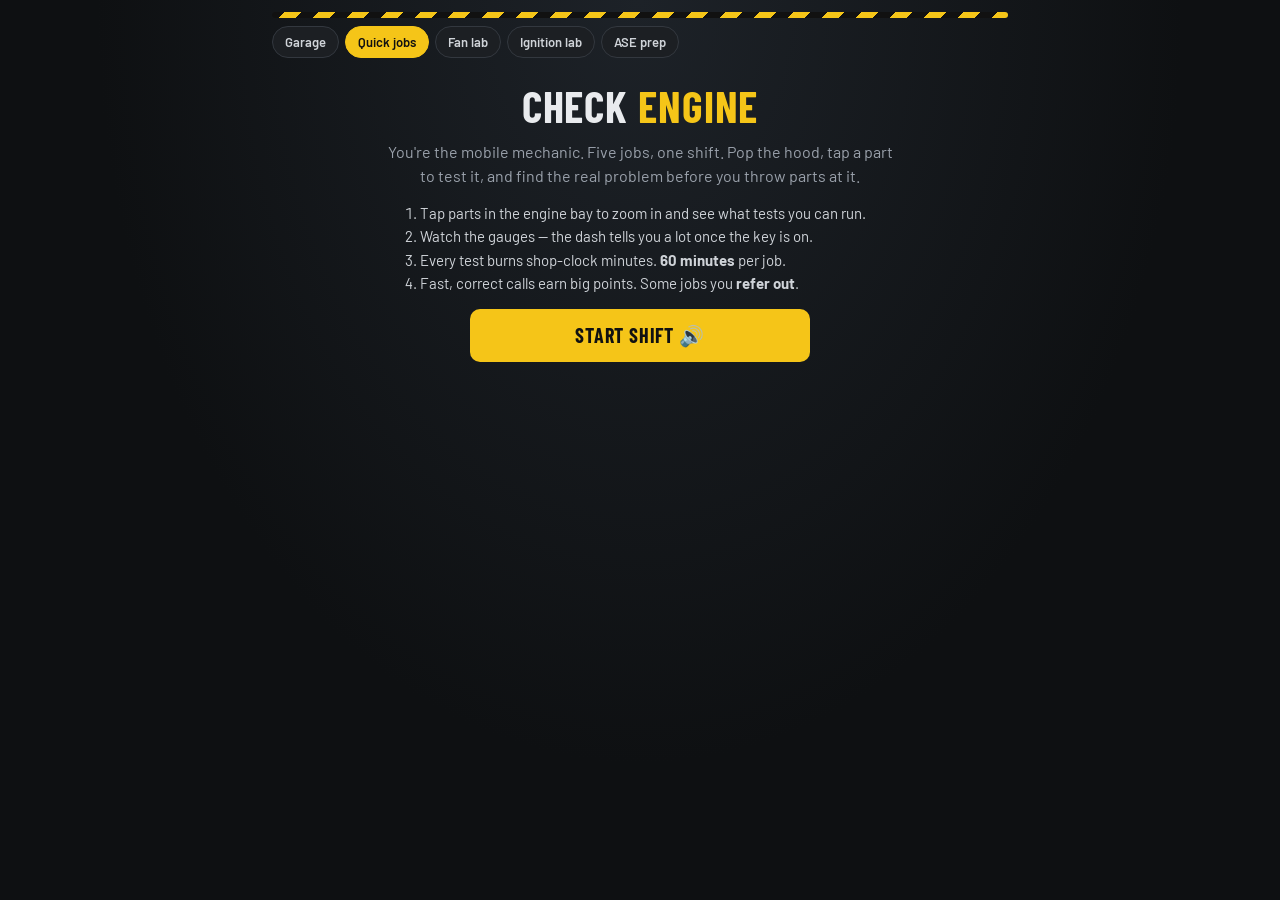
<file: quick.html>
<!DOCTYPE html>
<html lang="en">
<head>
<meta charset="UTF-8">
<meta name="viewport" content="width=device-width, initial-scale=1">
<title>Check Engine: Mobile Diagnostic Game</title>
<link rel="preconnect" href="https://fonts.googleapis.com">
<link href="https://fonts.googleapis.com/css2?family=Barlow+Condensed:wght@500;600;700&family=Barlow:wght@400;500;600&family=JetBrains+Mono:wght@400;600&display=swap" rel="stylesheet">
<style>
:root{--bg:#121417;--panel:#1c1f23;--panel2:#24282d;--line:#33383f;--text:#e9ebee;--muted:#9aa1ab;--yellow:#f5c518;--green:#7dfc9a;--red:#ff6b5e}
*{box-sizing:border-box}
html,body{margin:0;background:radial-gradient(ellipse at top,#1d2228,#0e1012 60%);background-attachment:fixed;color:var(--text);font-family:Barlow,system-ui,sans-serif;font-size:16px;min-height:100%}
button{font-family:inherit;cursor:pointer}
.wrap{max-width:760px;margin:0 auto;padding:12px 12px 40px}
h1,h2,h3{font-family:"Barlow Condensed",sans-serif;letter-spacing:.02em;margin:0}
.hazard{height:6px;background:repeating-linear-gradient(-45deg,var(--yellow) 0 12px,#111 12px 24px);border-radius:3px}
.topbar{display:flex;gap:8px;align-items:center;justify-content:space-between;margin:10px 0}
.brand{font-family:"Barlow Condensed";font-size:24px;font-weight:700;text-transform:uppercase;line-height:.95}
.brand span{color:var(--yellow)}
.stats{display:flex;gap:6px;align-items:center}
.stat{background:var(--panel);border:1px solid var(--line);border-radius:8px;padding:5px 8px;text-align:center;min-width:52px}
.stat b{display:block;font-family:"JetBrains Mono";font-size:14px}
.stat small{color:var(--muted);font-size:10px;text-transform:uppercase;letter-spacing:.06em}
.mute{background:var(--panel);border:1px solid var(--line);color:var(--text);border-radius:8px;height:44px;width:44px;font-size:18px}
.card{background:var(--panel);border:1px solid var(--line);border-radius:12px;padding:14px;margin:10px 0}
.ticket{border-left:5px solid var(--yellow)}
.ticket .veh{font-family:"Barlow Condensed";font-size:22px;font-weight:700}
.ticket .meta{color:var(--muted);font-size:13px}
.complaint{margin-top:6px;font-size:16px;font-style:italic}
.bar{height:9px;background:var(--panel2);border-radius:6px;overflow:hidden;border:1px solid var(--line);margin-top:10px}
.bar i{display:block;height:100%;background:var(--green);transition:width .4s}
.bar i.warn{background:var(--yellow)}.bar i.bad{background:var(--red)}
.clocktxt{color:var(--muted);font-size:12px;display:flex;justify-content:space-between;margin-top:4px}

/* dash */
.dash{position:sticky;top:0;z-index:15;background:#07080a;border:1px solid #2a2e33;border-radius:14px;padding:4px;margin-bottom:8px;box-shadow:0 8px 20px rgba(0,0,0,.5)}
.dash svg{width:100%;display:block}
#dashSvg{transition:opacity .4s}
#dashSvg.off{opacity:.35}
#dashSvg.dim{opacity:.55;animation:flick .25s steps(2) infinite}
@keyframes flick{50%{opacity:.4}}
.wl{transition:fill .15s}
.blink{animation:blink .5s steps(2) infinite}
@keyframes blink{50%{opacity:.15}}

/* bay */
.bay{background:#0a0b0d;border:1px solid var(--line);border-radius:12px;padding:6px;position:relative}
.bay svg{width:100%;height:auto;display:block}
.hint{position:absolute;top:12px;left:0;right:0;text-align:center;font-size:11px;color:#e9ebee;pointer-events:none;font-family:"JetBrains Mono";letter-spacing:.08em;text-shadow:0 1px 3px #000}
.hs{cursor:pointer;transition:filter .2s}
.hs:hover{filter:brightness(1.3)}
.glow{filter:drop-shadow(0 0 6px #f5c518) brightness(1.25)!important}
.lbl{font-family:"JetBrains Mono";font-size:8px;fill:#e1e4e8;pointer-events:none;letter-spacing:.06em;paint-order:stroke;stroke:#000;stroke-width:2.5px}
.belt{stroke-dasharray:6 3}
.running .belt{animation:belt .3s linear infinite}
@keyframes belt{to{stroke-dashoffset:-18}}
.spin{animation:spin .2s linear infinite}
#fanBlades{transform-box:fill-box;transform-origin:center}
@keyframes spin{to{transform:rotate(360deg)}}
.running #engine{animation:idle .16s linear infinite}
@keyframes idle{50%{transform:translate(.5px,.3px)}}
#engine.shake{animation:shake .09s linear infinite!important}
@keyframes shake{0%{transform:translate(0,0)}25%{transform:translate(2px,-1px)}50%{transform:translate(-1.6px,1px)}75%{transform:translate(1px,1.4px)}}
.puff{opacity:0;transform-box:fill-box;transform-origin:center}
.smoking #smokeFx .puff{animation:puff 1.6s ease-out infinite}
.steaming #steamFx .puff{animation:steam 1.4s ease-out infinite}
#smokeFx .puff:nth-child(2),#steamFx .puff:nth-child(2){animation-delay:.35s}
#smokeFx .puff:nth-child(3),#steamFx .puff:nth-child(3){animation-delay:.7s}
#smokeFx .puff:nth-child(4),#steamFx .puff:nth-child(4){animation-delay:1.05s}
@keyframes puff{0%{opacity:.9;transform:translate(0,0) scale(.4)}100%{opacity:0;transform:translate(-18px,-30px) scale(2.4)}}
@keyframes steam{0%{opacity:.7;transform:translate(0,0) scale(.5)}100%{opacity:0;transform:translate(6px,-46px) scale(2.8)}}
.drip{opacity:0}
.dripping .drip{animation:drip .9s ease-in infinite}
.dripping .drip:nth-child(2){animation-delay:.45s}
@keyframes drip{0%{opacity:1;transform:translateY(0)}100%{opacity:0;transform:translateY(36px)}}
#sparks{opacity:0}
.sparking #sparks{animation:spark .35s steps(2) infinite}
@keyframes spark{0%{opacity:1}50%{opacity:0}}
.flash{animation:flash .3s steps(2) 6}
@keyframes flash{50%{fill:#f5c518}}
.probe{opacity:0;transition:opacity .3s}
.probing .probe{opacity:1}

.cabin{display:grid;grid-template-columns:repeat(3,1fr);gap:6px;margin-top:8px}
.cbtn{background:var(--panel2);border:1px solid var(--line);color:var(--text);border-radius:9px;padding:9px 6px;font-size:13px;line-height:1.2}
.cbtn .t{display:block;font-family:"JetBrains Mono";font-size:11px;color:var(--yellow);margin-top:2px}
.cbtn:disabled{opacity:.4}
.cbtn:hover:not(:disabled){border-color:var(--yellow)}
.sectiontitle{font-size:13px;text-transform:uppercase;color:var(--muted);letter-spacing:.08em;margin:12px 0 0}

.log{background:#0b0e0c;border:2px solid #2c3a30;border-radius:10px;padding:10px;font-family:"JetBrains Mono";font-size:13px;color:var(--green);max-height:280px;overflow:auto}
.log .e{padding:7px 0;border-bottom:1px dashed #22302a}.log .e:last-child{border:0}
.log .h{color:var(--yellow);font-weight:600;margin-bottom:3px}
.log .empty{color:#4f6b58}
.primary{background:var(--yellow);color:#111;border:0;border-radius:10px;padding:14px 18px;font-family:"Barlow Condensed";font-weight:700;font-size:20px;text-transform:uppercase;letter-spacing:.04em;width:100%}
.ghost{background:transparent;color:var(--text);border:1px solid var(--line);border-radius:10px;padding:12px 16px;font-size:15px;width:100%}
.opts{display:grid;gap:8px;margin-top:10px}
.opt{background:var(--panel2);border:1px solid var(--line);color:var(--text);border-radius:10px;padding:13px 14px;text-align:left;font-size:16px}
.opt:hover{border-color:var(--yellow)}
.opt.right{border-color:var(--green);background:#16301f}.opt.wrong{border-color:var(--red);background:#3a1b18}
.verdict{font-family:"Barlow Condensed";font-size:30px;font-weight:700;text-transform:uppercase}
.verdict.ok{color:var(--green)}.verdict.no{color:var(--red)}
.stars{font-size:26px;letter-spacing:4px;color:var(--yellow)}
.explain{color:#d5d9de;line-height:1.5;margin-top:8px}
.path{margin-top:10px;font-size:14px;color:var(--muted)}.path b{color:var(--text)}
.hero{text-align:center;padding:22px 14px}
.hero h1{font-size:44px;text-transform:uppercase;line-height:1}.hero h1 span{color:var(--yellow)}
.hero p{color:var(--muted);max-width:520px;margin:12px auto;line-height:1.5}
.rules{text-align:left;max-width:520px;margin:14px auto;color:#cfd3d8;line-height:1.55;font-size:15px}
.summary{width:100%;border-collapse:collapse;margin-top:10px}.summary td{padding:8px 6px;border-bottom:1px solid var(--line);font-size:14px;text-align:left}
.hidden{display:none!important}

.sheet-bg{position:fixed;inset:0;background:rgba(0,0,0,.45);z-index:20}
.sheet{position:fixed;left:0;right:0;bottom:0;max-width:760px;margin:0 auto;background:var(--panel);border-top:3px solid var(--yellow);border-radius:16px 16px 0 0;padding:14px 14px 22px;z-index:21;animation:up .2s ease-out;max-height:85vh;overflow:auto}
@keyframes up{from{transform:translateY(100%)}}
.sheet h3{font-size:22px;text-transform:uppercase}
.sheet p{color:var(--muted);margin:2px 0 8px;font-size:14px}
.closeup{background:radial-gradient(ellipse at center,#2a2f36,#111316);border:1px solid var(--line);border-radius:12px;margin:6px 0 4px}
.closeup svg{width:100%;display:block}
.sbtn{display:flex;justify-content:space-between;align-items:center;width:100%;background:var(--panel2);border:1px solid var(--line);color:var(--text);border-radius:10px;padding:13px 14px;font-size:16px;margin-top:8px;text-align:left}
.sbtn .t{font-family:"JetBrains Mono";font-size:12px;color:var(--yellow)}
.sbtn:disabled{opacity:.45}

.tool-bg{position:fixed;inset:0;background:rgba(0,0,0,.3);z-index:30;display:flex;align-items:flex-end;justify-content:center;padding:12px}
.tool{width:100%;max-width:460px;border-radius:18px;padding:14px;box-shadow:0 20px 60px rgba(0,0,0,.7);animation:up .22s ease-out}
.tool .tname{font-family:"Barlow Condensed";font-weight:700;font-size:18px;text-transform:uppercase;letter-spacing:.06em}
.screen{background:#0b1a10;border:3px solid #000;border-radius:8px;padding:10px;margin-top:8px;font-family:"JetBrains Mono";color:var(--green);min-height:110px;font-size:13px;line-height:1.45}
.screen svg{width:100%;display:block;margin-bottom:6px}
.big{font-size:38px;font-weight:600;text-align:center;letter-spacing:.02em;margin:2px 0 4px}
.prog{height:6px;background:#132a1b;border-radius:4px;overflow:hidden;margin:10px 0}
.prog i{display:block;height:100%;width:0;background:var(--green)}
.prog.go i{animation:prog 1.5s linear forwards}
@keyframes prog{to{width:100%}}
.draw{stroke-dasharray:700;stroke-dashoffset:700;animation:draw 1.8s ease-out forwards}
@keyframes draw{to{stroke-dashoffset:0}}
.grow{transform-box:fill-box;transform-origin:bottom;animation:grow 1s ease-out both}
@keyframes grow{from{transform:scaleY(0)}}
.code{display:inline-block;background:#173322;border:1px solid #2f6b45;border-radius:4px;padding:1px 6px;margin-right:6px;color:#b6ffca;font-weight:600}
.t-scan{background:linear-gradient(#2f3a46,#1d242c);border:2px solid #4a5867}
.t-meter{background:linear-gradient(#f2c300,#d6a800);color:#111;border:2px solid #9b7a00}
.t-meter .screen{background:#c9d3b6;color:#1b2410;border-color:#333}
.t-meter .prog{background:#a9b394}.t-meter .prog i{background:#1b2410}
.t-load{background:linear-gradient(#b3261e,#7d1913);border:2px solid #4e0f0b}
.t-gen{background:linear-gradient(#3a3f46,#262a2f);border:2px solid #555}
.tool .ghost{margin-top:10px;background:rgba(0,0,0,.25);color:inherit;border-color:rgba(0,0,0,.35)}
.back{display:inline-block;color:#f5c518;text-decoration:none;font:600 13px 'JetBrains Mono',monospace;margin:8px 0 0}
.topnav{display:flex;gap:6px;overflow-x:auto;margin:8px 0 4px;scrollbar-width:none}
.topnav::-webkit-scrollbar{display:none}
.topnav a{flex:none;text-decoration:none;color:#cfd3d8;background:#1c1f23;border:1px solid #33383f;border-radius:20px;padding:7px 12px;font:600 13px Barlow,system-ui,sans-serif}
.topnav a.on{background:#f5c518;color:#111;border-color:#f5c518}
</style>
</head>
<body>
<div class="wrap">
  <div class="hazard"></div>
  <nav class="topnav"><a href="index.html">Garage</a><a href="quick.html" class="on">Quick jobs</a><a href="fan.html">Fan lab</a><a href="ign.html">Ignition lab</a><a href="ase.html">ASE prep</a></nav>

  <section id="start" class="hero">
    <h1>Check <span>Engine</span></h1>
    <p>You're the mobile mechanic. Five jobs, one shift. Pop the hood, tap a part to test it, and find the real problem before you throw parts at it.</p>
    <ol class="rules">
      <li>Tap parts in the engine bay to zoom in and see what tests you can run.</li>
      <li>Watch the gauges — the dash tells you a lot once the key is on.</li>
      <li>Every test burns shop-clock minutes. <b>60 minutes</b> per job.</li>
      <li>Fast, correct calls earn big points. Some jobs you <b>refer out</b>.</li>
    </ol>
    <button class="primary" style="max-width:340px" onclick="startShift()">Start shift 🔊</button>
    <p id="best"></p>
  </section>

  <section id="game" class="hidden">
    <div class="topbar">
      <div class="brand">Check<br><span>Engine</span></div>
      <div class="stats">
        <div class="stat"><b id="sJob">1/5</b><small>Job</small></div>
        <div class="stat"><b id="sScore">0</b><small>Score</small></div>
        <div class="stat"><b id="sStars">0</b><small>Stars</small></div>
        <button class="mute" id="muteBtn" onclick="toggleMute()" aria-label="Sound">🔊</button>
      </div>
    </div>

    <div class="card ticket">
      <div class="meta" id="tNum"></div>
      <div class="veh" id="tVeh"></div>
      <div class="meta" id="tMeta"></div>
      <div class="complaint" id="tComplaint"></div>
      <div class="bar"><i id="clockBar"></i></div>
      <div class="clocktxt"><span id="clockTxt">0 min used</span><span>60 min budget</span></div>
    </div>

    <div id="workArea">
      <!-- DASH -->
      <div class="dash">
        <svg id="dashSvg" class="off" viewBox="0 0 400 112">
          <defs>
            <radialGradient id="gface"><stop offset="0" stop-color="#1b2027"/><stop offset="1" stop-color="#0b0d10"/></radialGradient>
          </defs>
          <rect x="0" y="0" width="400" height="112" rx="12" fill="#0b0d10"/>
          <!-- tach -->
          <g transform="translate(70,60)">
            <circle r="48" fill="url(#gface)" stroke="#3a4048" stroke-width="2"/>
            <g id="tachTicks"></g>
            <text y="26" text-anchor="middle" style="font:600 7px 'JetBrains Mono';fill:#7c858f">RPM x1000</text>
            <line id="tachNeedle" x1="0" y1="6" x2="0" y2="-40" stroke="#ff4d3d" stroke-width="2.5" stroke-linecap="round" transform="rotate(-120)"/>
            <circle r="5" fill="#2a2f36" stroke="#555"/>
          </g>
          <!-- temp -->
          <g transform="translate(330,60)">
            <circle r="48" fill="url(#gface)" stroke="#3a4048" stroke-width="2"/>
            <path d="M -36 -21 A 42 42 0 0 1 36 -21" stroke="#37414c" stroke-width="5" fill="none"/>
            <path d="M 25 -34 A 42 42 0 0 1 36 -21" stroke="#c0392b" stroke-width="5" fill="none"/>
            <text x="-34" y="-4" style="font:700 10px 'JetBrains Mono';fill:#8fb8ff">C</text>
            <text x="27" y="-4" style="font:700 10px 'JetBrains Mono';fill:#ff6b5e">H</text>
            <text id="tempTxt" y="26" text-anchor="middle" style="font:600 10px 'JetBrains Mono';fill:#cfd3d8">—°F</text>
            <line id="tempNeedle" x1="0" y1="6" x2="0" y2="-38" stroke="#ff4d3d" stroke-width="2.5" stroke-linecap="round" transform="rotate(-60)"/>
            <circle r="5" fill="#2a2f36" stroke="#555"/>
          </g>
          <!-- center lcd + lights -->
          <rect x="138" y="12" width="124" height="44" rx="6" fill="#0f2418" stroke="#24412f"/>
          <text id="lcdState" x="200" y="28" text-anchor="middle" style="font:600 9px 'JetBrains Mono';fill:#5fbf7d">KEY OFF</text>
          <text id="lcdVolts" x="200" y="48" text-anchor="middle" style="font:600 17px 'JetBrains Mono';fill:#7dfc9a">--.- V</text>
          <!-- CEL -->
          <g transform="translate(150,72)"><path id="wlCel" class="wl" d="M2 6 h4 v-3 h8 l3 3 h4 v-2 h3 v10 h-3 v-2 h-3 l-3 4 h-10 v-4 h-3 z" fill="#2a2e33"/></g>
          <!-- battery -->
          <g transform="translate(184,74)"><g id="wlBat" class="wl" fill="#2a2e33"><rect x="0" y="3" width="24" height="14" rx="2"/><rect x="3" y="0" width="5" height="3"/><rect x="16" y="0" width="5" height="3"/></g><text x="5" y="14" style="font:bold 9px sans-serif;fill:#0b0d10">+</text><text x="15" y="13" style="font:bold 9px sans-serif;fill:#0b0d10">−</text></g>
          <!-- oil -->
          <g transform="translate(218,74)"><path id="wlOil" class="wl" d="M0 8 l6 -3 h10 l8 -4 v3 l-6 8 h-14 z M22 10 q2 4 0 6 q-2 -2 0 -6z" fill="#2a2e33"/></g>
          <!-- temp -->
          <g transform="translate(248,70)"><path id="wlTemp" class="wl" d="M5 0 h4 v12 a5 5 0 1 1 -4 0 z M10 3 h4 M10 7 h4" fill="#2a2e33" stroke="#2a2e33"/></g>
        </svg>
      </div>

      <div class="bay">
        <div class="hint" id="hint">TAP A PART TO INSPECT IT</div>
        <svg id="bay" viewBox="0 -175 400 615" xmlns="http://www.w3.org/2000/svg">
          <defs>
            <pattern id="insul" width="8" height="8" patternUnits="userSpaceOnUse"><rect width="8" height="8" fill="#20242a"/><circle cx="4" cy="4" r="1.1" fill="#2e333a"/></pattern>
            <pattern id="fins" width="4" height="40" patternUnits="userSpaceOnUse"><rect width="4" height="40" fill="#3b4048"/><rect width="1.4" height="40" fill="#1f2328"/></pattern>
            <pattern id="grille" width="10" height="8" patternUnits="userSpaceOnUse"><rect width="10" height="8" fill="#111"/><rect width="8" height="5" x="1" y="1" fill="#1f2226"/></pattern>
            <linearGradient id="paint" x1="0" x2="1"><stop offset="0" stop-color="#5e1010"/><stop offset=".5" stop-color="#b52626"/><stop offset="1" stop-color="#5e1010"/></linearGradient>
            <linearGradient id="paintV" x1="0" y1="0" x2="0" y2="1"><stop offset="0" stop-color="#c22b2b"/><stop offset="1" stop-color="#6a1212"/></linearGradient>
            <linearGradient id="metal" x1="0" y1="0" x2="1" y2="1"><stop offset="0" stop-color="#9aa2ab"/><stop offset=".5" stop-color="#5d646d"/><stop offset="1" stop-color="#3c4249"/></linearGradient>
            <linearGradient id="block" x1="0" y1="0" x2="0" y2="1"><stop offset="0" stop-color="#4a5058"/><stop offset="1" stop-color="#26292e"/></linearGradient>
            <linearGradient id="cover" x1="0" y1="0" x2="0" y2="1"><stop offset="0" stop-color="#7a828c"/><stop offset=".55" stop-color="#555c65"/><stop offset="1" stop-color="#3d434a"/></linearGradient>
            <linearGradient id="plastic" x1="0" y1="0" x2="0" y2="1"><stop offset="0" stop-color="#34383e"/><stop offset="1" stop-color="#16181b"/></linearGradient>
            <radialGradient id="bayShade" cx=".5" cy=".45" r=".7"><stop offset="0" stop-color="#1a1e23"/><stop offset="1" stop-color="#07080a"/></radialGradient>
            <radialGradient id="pulley"><stop offset="0" stop-color="#7d858e"/><stop offset=".7" stop-color="#4a5058"/><stop offset="1" stop-color="#2a2e33"/></radialGradient>
            <filter id="sh" x="-20%" y="-20%" width="140%" height="150%"><feDropShadow dx="0" dy="4" stdDeviation="3" flood-color="#000" flood-opacity=".7"/></filter>
          </defs>

          <!-- overhead: ground, shadow, cabin -->
          <defs>
            <pattern id="concrete" width="40" height="40" patternUnits="userSpaceOnUse"><rect width="40" height="40" fill="#24272b"/><circle cx="7" cy="9" r=".8" fill="#2e3237"/><circle cx="29" cy="22" r=".7" fill="#1d2023"/><circle cx="18" cy="34" r=".9" fill="#2c3035"/><path d="M0 39.5H40" stroke="#1b1e21"/></pattern>
            <linearGradient id="roofG" x1="0" x2="1"><stop offset="0" stop-color="#6a1010"/><stop offset=".22" stop-color="#b22424"/><stop offset=".5" stop-color="#c83a3a"/><stop offset=".78" stop-color="#b22424"/><stop offset="1" stop-color="#6a1010"/></linearGradient>
            <linearGradient id="glassG" x1="0" y1="0" x2="1" y2="1"><stop offset="0" stop-color="#2a3a4a"/><stop offset=".55" stop-color="#0f161e"/><stop offset="1" stop-color="#1c2732"/></linearGradient>
            <linearGradient id="fadeTop" x1="0" y1="0" x2="0" y2="1"><stop offset="0" stop-color="#0a0b0d"/><stop offset="1" stop-color="#0a0b0d" stop-opacity="0"/></linearGradient>
            <filter id="carShadow" x="-10%" y="-10%" width="120%" height="120%"><feGaussianBlur stdDeviation="7"/></filter>
          </defs>
          <rect x="0" y="-175" width="400" height="615" fill="url(#concrete)"/>
          <rect x="12" y="-175" width="376" height="620" rx="26" fill="#000" opacity=".55" filter="url(#carShadow)"/>
          <!-- body sides continue past the doors -->
          <rect x="20" y="-175" width="30" height="270" fill="url(#paint)"/>
          <rect x="350" y="-175" width="30" height="270" fill="url(#paint)" transform="scale(-1,1) translate(-730,0)"/>
          <path d="M20 -40 H50 M350 -40 H380 M20 -150 H50 M350 -150 H380" stroke="#3a0b0b" stroke-width="1.5"/>
          <rect x="36" y="-100" width="10" height="3" rx="1.5" fill="#d9dde2"/><rect x="354" y="-100" width="10" height="3" rx="1.5" fill="#d9dde2"/>
          <!-- cabin: side glass, A-pillars, roof, windshield -->
          <rect x="48" y="-175" width="22" height="178" fill="url(#glassG)"/>
          <rect x="330" y="-175" width="22" height="178" fill="url(#glassG)"/>
          <polygon points="48,6 62,6 84,-108 70,-108" fill="url(#paint)"/>
          <polygon points="352,6 338,6 316,-108 330,-108" fill="url(#paint)"/>
          <rect x="70" y="-175" width="260" height="72" rx="10" fill="url(#roofG)"/>
          <rect x="74" y="-175" width="3" height="68" fill="#2a0707" opacity=".6"/><rect x="323" y="-175" width="3" height="68" fill="#2a0707" opacity=".6"/>
          <polygon points="62,6 338,6 316,-106 84,-106" fill="url(#glassG)"/>
          <polygon points="120,-100 160,-100 112,4 72,4" fill="#fff" opacity=".07"/>
          <polygon points="178,-100 196,-100 150,4 132,4" fill="#fff" opacity=".05"/>
          <path d="M120 2 Q 170 -18 210 -6 M200 2 Q 250 -18 292 -6" stroke="#111" stroke-width="3" fill="none" stroke-linecap="round"/>
          <!-- cowl panel below the windshield -->
          <rect x="50" y="2" width="300" height="42" fill="#1a1d21"/>
          <g fill="#0d0f11"><rect x="80" y="14" width="70" height="4" rx="2"/><rect x="80" y="24" width="70" height="4" rx="2"/><rect x="250" y="14" width="70" height="4" rx="2"/><rect x="250" y="24" width="70" height="4" rx="2"/></g>
          <circle cx="122" cy="8" r="4" fill="#2a2e33"/><circle cx="212" cy="8" r="4" fill="#2a2e33"/>
          <!-- side mirrors -->
          <g><path d="M20 -86 L4 -82 Q0 -72 6 -64 L20 -66 Z" fill="url(#paint)"/><path d="M8 -79 L18 -81 L18 -69 L9 -68 Z" fill="url(#glassG)"/></g>
          <g><path d="M380 -86 L396 -82 Q400 -72 394 -64 L380 -66 Z" fill="url(#paint)"/><path d="M392 -79 L382 -81 L382 -69 L391 -68 Z" fill="url(#glassG)"/></g>
          <rect x="0" y="-175" width="400" height="44" fill="url(#fadeTop)"/>

          <!-- hood -->
          <polygon points="50,40 350,40 376,92 24,92" fill="url(#paintV)"/>
          <polygon points="60,46 340,46 362,88 38,88" fill="url(#insul)"/>
          <path d="M90 66 L310 66" stroke="#2a2f36" stroke-width="2"/>
          <rect x="190" y="76" width="20" height="8" rx="2" fill="#3a3f46"/>

          <!-- bay -->
          <rect x="20" y="92" width="360" height="312" rx="6" fill="url(#bayShade)"/>
          <rect x="20" y="92" width="30" height="312" fill="url(#paint)"/>
          <rect x="350" y="92" width="30" height="312" fill="url(#paint)" transform="scale(-1,1) translate(-730,0)"/>
          <rect x="48" y="92" width="304" height="16" fill="#191c20"/>
          <rect x="48" y="106" width="304" height="3" fill="#000" opacity=".5"/>
          <!-- strut towers -->
          <g filter="url(#sh)"><circle cx="54" cy="258" r="16" fill="#3a3f46"/><circle cx="54" cy="258" r="7" fill="#1c1f23"/><circle cx="346" cy="258" r="16" fill="#3a3f46"/><circle cx="346" cy="258" r="7" fill="#1c1f23"/></g>
          <!-- wheels -->
          <g class="hs" data-hs="wheels" id="wheelL">
            <rect x="2" y="190" width="26" height="98" rx="9" fill="#0a0a0a" stroke="#2c2c2c"/>
            <g stroke="#1e1e1e" stroke-width="2.5"><line x1="4" y1="204" x2="26" y2="206"/><line x1="4" y1="220" x2="26" y2="222"/><line x1="4" y1="236" x2="26" y2="238"/><line x1="4" y1="252" x2="26" y2="254"/><line x1="4" y1="268" x2="26" y2="270"/></g>
          </g>
          <g class="hs" data-hs="wheels" id="wheelR">
            <rect x="372" y="190" width="26" height="98" rx="9" fill="#0a0a0a" stroke="#2c2c2c"/>
            <g stroke="#1e1e1e" stroke-width="2.5"><line x1="374" y1="206" x2="396" y2="204"/><line x1="374" y1="222" x2="396" y2="220"/><line x1="374" y1="238" x2="396" y2="236"/><line x1="374" y1="254" x2="396" y2="252"/><line x1="374" y1="270" x2="396" y2="268"/></g>
          </g>

          <!-- upper radiator hose (behind) -->
          <path d="M262 288 C 300 300, 320 320, 330 360" stroke="#141414" stroke-width="9" fill="none" stroke-linecap="round"/>
          <path d="M262 288 C 300 300, 320 320, 330 360" stroke="#2c2c2c" stroke-width="3" fill="none" stroke-linecap="round" opacity=".7"/>

          <!-- master cylinder -->
          <g class="hs" data-hs="master" id="master" filter="url(#sh)">
            <rect x="60" y="118" width="62" height="20" rx="5" fill="url(#metal)"/>
            <rect x="70" y="108" width="42" height="18" rx="3" fill="#e2dcbf" opacity=".9"/>
            <rect x="72" y="115" width="38" height="9" fill="#c19637" opacity=".85"/>
            <circle cx="91" cy="108" r="6" fill="#f5c518" stroke="#9c7c00"/>
            <text x="91" y="148" text-anchor="middle" class="lbl">BRAKE M/C</text>
          </g>

          <!-- fuse box -->
          <g class="hs" data-hs="fuse" id="fuse" filter="url(#sh)">
            <rect x="292" y="112" width="52" height="30" rx="5" fill="url(#plastic)" stroke="#3a3f46"/>
            <rect x="298" y="118" width="40" height="4" rx="1" fill="#2a2e33"/>
            <text x="318" y="135" text-anchor="middle" style="font:600 6px 'JetBrains Mono';fill:#7c858f">FUSES</text>
          </g>

          <!-- battery -->
          <g class="hs" data-hs="battery" id="battery" filter="url(#sh)">
            <rect x="52" y="160" width="66" height="62" rx="5" fill="url(#plastic)" stroke="#4d535b"/>
            <rect x="52" y="160" width="66" height="13" rx="4" fill="#2f3439"/>
            <rect x="58" y="152" width="13" height="10" rx="2" fill="#c0392b"/>
            <rect x="99" y="152" width="13" height="10" rx="2" fill="#1a1a1a" stroke="#666"/>
            <path d="M64 158 C 50 158, 42 164, 40 176" stroke="#b02a1e" stroke-width="4" fill="none"/>
            <path d="M106 158 C 120 158, 126 166, 128 178" stroke="#111" stroke-width="4" fill="none"/>
            <rect x="62" y="186" width="46" height="14" rx="2" fill="#f5c518"/>
            <text x="85" y="196" text-anchor="middle" style="font:700 8px 'JetBrains Mono';fill:#111">12V 650CCA</text>
            <text x="85" y="234" text-anchor="middle" class="lbl">BATTERY</text>
            <g class="probe">
              <path d="M64 152 C 70 120, 150 116, 168 112" stroke="#e74c3c" stroke-width="2" fill="none"/>
              <path d="M105 152 C 110 128, 170 126, 184 112" stroke="#eee" stroke-width="2" fill="none"/>
            </g>
          </g>

          <!-- engine -->
          <g id="engine">
            <rect x="128" y="126" width="152" height="176" rx="14" fill="url(#block)" filter="url(#sh)"/>
            <rect x="140" y="138" width="128" height="88" rx="18" fill="url(#cover)"/>
            <rect x="146" y="141" width="116" height="5" rx="2" fill="#fff" opacity=".12"/>
            <!-- wiring harness -->
            <path d="M144 160 C 180 150, 230 150, 266 158 C 290 150, 300 146, 304 142" stroke="#111" stroke-width="5" fill="none"/>
            <path d="M144 160 C 180 150, 230 150, 266 158 C 290 150, 300 146, 304 142" stroke="#2e2e2e" stroke-width="5" stroke-dasharray="2 3" fill="none"/>
            <g fill="#f5c518"><rect x="166" y="151" width="4" height="7"/><rect x="214" y="149" width="4" height="7"/><rect x="258" y="153" width="4" height="7"/></g>
            <g class="hs" data-hs="fluids">
              <circle cx="254" cy="208" r="9" fill="#f5c518" stroke="#9c7c00"/>
              <text x="254" y="211" text-anchor="middle" style="font:bold 6.5px sans-serif;fill:#111">OIL</text>
            </g>
            <g class="hs" data-hs="coils" id="coils">
              <g filter="url(#sh)">
                <rect id="coil1" x="150" y="166" width="20" height="34" rx="4" fill="#161616"/>
                <rect id="coil2" x="176" y="166" width="20" height="34" rx="4" fill="#161616"/>
                <rect id="coil3" x="202" y="166" width="20" height="34" rx="4" fill="#161616"/>
                <rect id="coil4" x="228" y="166" width="20" height="34" rx="4" fill="#161616"/>
              </g>
              <g fill="#6c727a"><rect x="154" y="169" width="12" height="6" rx="1"/><rect x="180" y="169" width="12" height="6" rx="1"/><rect x="206" y="169" width="12" height="6" rx="1"/><rect x="232" y="169" width="12" height="6" rx="1"/></g>
              <g style="font:700 7px 'JetBrains Mono';fill:#9aa1ab" text-anchor="middle"><text x="160" y="194">1</text><text x="186" y="194">2</text><text x="212" y="194">3</text><text x="238" y="194">4</text></g>
              <text x="199" y="219" text-anchor="middle" class="lbl">COILS</text>
            </g>
            <g id="sparks"><path d="M186 160 l4 -9 l1 6 l6 -5 l-3 8 l7 -1 l-8 5z" fill="#ffe14d"/></g>
            <g class="hs" data-hs="intake" id="intake">
              <rect x="140" y="232" width="128" height="32" rx="7" fill="url(#plastic)" filter="url(#sh)"/>
              <g fill="#3a3f46"><rect x="150" y="236" width="18" height="24" rx="4"/><rect x="176" y="236" width="18" height="24" rx="4"/><rect x="202" y="236" width="18" height="24" rx="4"/><rect x="228" y="236" width="18" height="24" rx="4"/></g>
              <circle cx="280" cy="248" r="12" fill="url(#metal)" stroke="#222"/>
              <circle cx="280" cy="248" r="6" fill="#16181b"/>
              <path id="pcv" d="M142 182 C 112 190, 112 238, 142 252" stroke="#121212" stroke-width="6" fill="none" stroke-linecap="round"/>
              <text x="204" y="277" text-anchor="middle" class="lbl">INTAKE / PCV</text>
            </g>
          </g>

          <!-- air box + tube -->
          <path d="M292 248 C 306 248, 310 250, 318 252" stroke="#1d1f22" stroke-width="13" fill="none"/>
          <g filter="url(#sh)"><rect x="304" y="222" width="44" height="62" rx="8" fill="url(#plastic)" stroke="#3a3f46"/><g stroke="#2a2e33" stroke-width="2"><line x1="310" y1="236" x2="342" y2="236"/><line x1="310" y1="270" x2="342" y2="270"/></g></g>
          <text x="326" y="256" text-anchor="middle" style="font:600 6px 'JetBrains Mono';fill:#7c858f">AIR</text>

          <g id="smokeFx">
            <circle class="puff" cx="114" cy="214" r="6" fill="#ececec"/>
            <circle class="puff" cx="114" cy="214" r="6" fill="#dcdcdc"/>
            <circle class="puff" cx="114" cy="214" r="6" fill="#f2f2f2"/>
            <circle class="puff" cx="114" cy="214" r="6" fill="#d0d0d0"/>
          </g>

          <!-- coolant reservoir -->
          <g class="hs" data-hs="reservoir" id="reservoir" filter="url(#sh)">
            <rect x="300" y="152" width="44" height="58" rx="8" fill="rgba(230,240,245,.12)" stroke="#9fb3bd"/>
            <rect id="coolant" x="302" y="170" width="40" height="38" rx="6" fill="#ff5fa8" opacity=".78"/>
            <rect x="304" y="156" width="6" height="50" rx="3" fill="#fff" opacity=".15"/>
            <line x1="336" y1="168" x2="344" y2="168" stroke="#fff"/>
            <line x1="336" y1="198" x2="344" y2="198" stroke="#fff"/>
            <circle cx="322" cy="152" r="8" fill="#151515" stroke="#f5c518" stroke-width="2"/>
            <text x="322" y="221" text-anchor="middle" class="lbl">COOLANT</text>
          </g>

          <!-- accessory drive -->
          <g class="hs" data-hs="alt" id="alt">
            <path class="belt" d="M110 296 L160 286 L207 307 L224 325 L207 343 L110 340 L88 318 Z" stroke="#090909" stroke-width="5" fill="none" stroke-linejoin="round"/>
            <g filter="url(#sh)"><circle cx="110" cy="318" r="22" fill="url(#metal)" stroke="#2c2f33" stroke-width="2"/></g>
            <g stroke="#2c2f33" stroke-width="2.2"><line x1="99" y1="309" x2="121" y2="309"/><line x1="97" y1="318" x2="123" y2="318"/><line x1="99" y1="327" x2="121" y2="327"/></g>
            <circle cx="207" cy="325" r="17" fill="url(#pulley)" stroke="#1d1f22" stroke-width="2"/>
            <circle cx="207" cy="325" r="5" fill="#1b1d20"/>
            <text x="110" y="353" text-anchor="middle" class="lbl">ALTERNATOR</text>
          </g>
          <g id="pump"><circle cx="160" cy="299" r="12" fill="url(#pulley)" stroke="#1d1f22" stroke-width="2"/><circle cx="160" cy="299" r="4" fill="#1d1f22"/></g>
          <g id="dripFx">
            <ellipse class="drip" cx="160" cy="313" rx="2.4" ry="3.4" fill="#ff5fa8"/>
            <ellipse class="drip" cx="156" cy="313" rx="2.4" ry="3.4" fill="#ff5fa8"/>
          </g>

          <!-- radiator + fan -->
          <g class="hs" data-hs="radiator" id="radiator">
            <rect x="48" y="358" width="304" height="9" rx="2" fill="#2a2e33"/>
            <rect x="48" y="366" width="304" height="32" fill="url(#fins)" stroke="#61676f"/>
            <circle cx="336" cy="362" r="6" fill="#c9ced4" stroke="#555"/>
            <g filter="url(#sh)"><circle cx="292" cy="330" r="28" fill="#121417" stroke="#3a3f46" stroke-width="3"/></g>
            <g id="fanBlades">
              <path d="M292 330 C 286 316, 290 304, 300 303 C 300 314, 298 322, 292 330Z" fill="#555c65"/>
              <path d="M292 330 C 306 324, 318 328, 319 338 C 308 338, 300 336, 292 330Z" fill="#555c65"/>
              <path d="M292 330 C 298 344, 294 356, 284 357 C 284 346, 286 338, 292 330Z" fill="#555c65"/>
              <path d="M292 330 C 278 336, 266 332, 265 322 C 276 322, 284 324, 292 330Z" fill="#555c65"/>
              <circle cx="292" cy="330" r="6" fill="#2a2e33"/>
            </g>
            <text x="200" y="386" text-anchor="middle" class="lbl">RADIATOR / FAN</text>
          </g>
          <g id="steamFx">
            <circle class="puff" cx="322" cy="146" r="7" fill="#fff" opacity=".8"/>
            <circle class="puff" cx="336" cy="356" r="7" fill="#fff"/>
            <circle class="puff" cx="322" cy="146" r="7" fill="#fff"/>
            <circle class="puff" cx="336" cy="356" r="7" fill="#fff"/>
          </g>

          <!-- prop rod, bumper -->
          <line x1="338" y1="92" x2="348" y2="150" stroke="#b7bec6" stroke-width="3"/>
          <rect x="18" y="402" width="364" height="32" rx="12" fill="url(#paintV)"/>
          <rect x="120" y="408" width="160" height="18" rx="6" fill="url(#grille)"/>
          <rect x="28" y="396" width="62" height="14" rx="6" fill="#e9eef3" opacity=".9"/>
          <rect x="310" y="396" width="62" height="14" rx="6" fill="#e9eef3" opacity=".9"/>
          <rect x="34" y="399" width="20" height="8" rx="3" fill="#fff8d6"/><rect x="346" y="399" width="20" height="8" rx="3" fill="#fff8d6"/>
        </svg>
      </div>

      <h3 class="sectiontitle">Cabin &amp; road</h3>
      <div class="cabin" id="cabin"></div>

      <div class="card">
        <h2 style="font-size:19px;margin-bottom:8px">Tech notes</h2>
        <div class="log" id="log"><div class="empty">&gt; No readings yet.</div></div>
      </div>
      <button class="primary" onclick="openDiagnosis()">Make the call</button>
    </div>

    <div id="diagArea" class="card hidden">
      <h2 style="font-size:22px">What's wrong with it?</h2>
      <div class="opts" id="opts"></div>
      <button class="ghost" id="backBtn" style="margin-top:12px" onclick="closeDiagnosis()">Back to testing</button>
    </div>

    <div id="resultArea" class="card hidden">
      <div class="verdict" id="rVerdict"></div>
      <div class="stars" id="rStars"></div>
      <div id="rPoints" style="font-family:'JetBrains Mono';margin-top:4px;font-size:14px"></div>
      <div class="explain" id="rExplain"></div>
      <div class="path" id="rPath"></div>
      <button class="primary" style="margin-top:16px" id="nextBtn" onclick="nextJob()">Next job</button>
    </div>
  </section>

  <section id="end" class="hidden">
    <div class="card hero">
      <h1>Shift <span>over</span></h1>
      <div class="stars" id="eStars" style="margin-top:10px"></div>
      <p id="eLine"></p>
      <table class="summary" id="eTable"></table>
      <button class="primary" style="margin-top:18px" onclick="startShift()">New shift</button>
    </div>
  </section>
</div>

<div id="sheetBg" class="sheet-bg hidden" onclick="closeSheet()"></div>
<div id="sheet" class="sheet hidden"></div>
<div id="toolBg" class="tool-bg hidden"><div id="tool" class="tool"></div></div>

<script>
function career(fixed,stars){try{const c=JSON.parse(localStorage.getItem('ce_career')||'{}');c.jobs=(c.jobs||0)+1;c.fixed=(c.fixed||0)+(fixed?1:0);c.stars=(c.stars||0)+stars;localStorage.setItem('ce_career',JSON.stringify(c));}catch(e){}}

const BUDGET=60, JOBS_PER_SHIFT=5;

const TESTS=[
 {id:'interview',name:'Talk to customer',min:2,tool:'gen',eng:'off'},
 {id:'visual',name:'Visual inspection',min:5,tool:'gen',eng:'off'},
 {id:'fluid',name:'Check fluids',min:3,tool:'gen',eng:'off'},
 {id:'testdrive',name:'Test drive',min:10,tool:'gen',eng:'drive'},
 {id:'scan',name:'Scan codes (OBD-II)',min:5,tool:'scan',eng:'run'},
 {id:'live',name:'Live data / fuel trims',min:10,tool:'scan',eng:'rev'},
 {id:'coil',name:'Swap coil to other cylinder',min:10,tool:'gen',eng:'run'},
 {id:'smoke',name:'Smoke test intake',min:15,tool:'gen',eng:'off'},
 {id:'battv',name:'Battery voltage',min:2,tool:'meter',eng:'off'},
 {id:'load',name:'Battery load test',min:5,tool:'load',eng:'off'},
 {id:'charge',name:'Charging system test',min:5,tool:'meter',eng:'run'},
 {id:'draw',name:'Parasitic draw test',min:20,tool:'meter',eng:'off'},
 {id:'brakes',name:'Pull wheels, inspect brakes',min:20,tool:'gen',eng:'off'},
 {id:'runout',name:'Rotor runout (dial indicator)',min:15,tool:'gen',eng:'off'},
 {id:'pedal',name:'Pedal hold test',min:3,tool:'gen',eng:'run'},
 {id:'pressure',name:'Cooling system pressure test',min:10,tool:'gen',eng:'off'},
 {id:'fan',name:'Cooling fan circuit test',min:10,tool:'meter',eng:'run'},
];
const TOOLNAME={scan:'Scan tool',meter:'Digital multimeter',load:'Carbon pile load tester',gen:'Inspection'};
const T=id=>TESTS.find(t=>t.id===id);

const PARTS={
 battery:{name:'Battery',desc:'12 V battery, terminals and cables.',tests:['battv','load','draw']},
 fuse:{name:'Fuse box',desc:'Underhood fuses and relays.',tests:['draw','fan']},
 alt:{name:'Alternator & belt',desc:'Charging system and accessory drive.',tests:['charge','visual']},
 coils:{name:'Ignition coils',desc:'Coil-on-plug, cylinders 1–4.',tests:['coil']},
 intake:{name:'Intake & PCV',desc:'Intake manifold, throttle body, PCV hose.',tests:['smoke']},
 reservoir:{name:'Coolant reservoir',desc:'Coolant level and pressure cap.',tests:['fluid','pressure']},
 radiator:{name:'Radiator & fan',desc:'Radiator, cap and electric cooling fan.',tests:['pressure','fan']},
 master:{name:'Brake master cylinder',desc:'Brake fluid reservoir and master cylinder.',tests:['fluid','pedal']},
 wheels:{name:'Wheels & brakes',desc:'Pads, rotors, calipers.',tests:['brakes','runout']},
 fluids:{name:'Engine oil',desc:'Oil cap and dipstick.',tests:['fluid']},
};
const CABIN=['interview','visual','testdrive','scan','live','pedal'];

const NORMAL={
 visual:'Nothing obvious. Belts, hoses, wiring and connectors look normal.',
 fluid:'Oil, coolant, brake and power steering fluid at proper level and condition.',
 testdrive:'Drives normally. Could not reproduce anything unusual.',
 scan:'No DTCs stored. All monitors ready.',
 live:'Fuel trims within ±5%. MAF, O2, coolant temp all reading normal.',
 coil:'No misfire present — nothing to track.',
 smoke:'No smoke escaping. Intake is sealed.',
 battv:'12.6 V at rest — fully charged.',
 load:'Passes load test. Holds above 10 V under load.',
 charge:'14.2 V running, holds under electrical load. Charging system OK.',
 draw:'35 mA after modules go to sleep — within spec.',
 brakes:'Pads 7 mm front / 6 mm rear. Rotors smooth. Calipers and slides move freely. No leaks.',
 runout:'0.001" rotor runout — within spec.',
 pedal:'Pedal firm and holds steady under constant pressure.',
 pressure:'16 psi held for 10 minutes. No leaks.',
 fan:'Fan kicks on at 220°F as commanded. Relay and motor OK.',
};

const CASES=[
 {veh:'2011 Honda Accord',miles:148000,name:'Dana',complaint:'"It just clicks when I turn the key."',fx:{noStart:true,voff:11.8,von:14.3,batDate:'2019'},
  r:{interview:'Lights look kind of dim. It\'s been slow to crank for a couple of weeks, worse on cold mornings.',visual:'Terminals tight and clean. Battery date sticker reads 2019.',battv:'11.8 V at rest — badly discharged.',load:'After a charge: FAILS. Drops to 7.9 V within 5 seconds.',charge:'After a jump: 14.3 V running, steady under load. Alternator is charging.',testdrive:'Won\'t start without a jump.'},
  opts:['Worn-out battery','Failed starter motor','Failed alternator','Corroded battery terminals','Parasitic draw draining the battery','Bad ignition switch'],ans:0,key:['battv','load','charge'],
  why:'Low resting voltage plus a failed load test after a full charge means the battery can\'t hold capacity. The charging test rules out the alternator, and clean terminals rule out a connection issue. A seven-year-old battery with weeks of slow cranking is the classic pattern.'},
 {veh:'2016 Ford Escape',miles:72000,name:'Marcus',complaint:'"Dead every single morning. Battery is only a year old."',fx:{voff:12.1,von:14.4,batDate:'2025',fuse:true},
  r:{interview:'Starts fine with a jump and runs all day. Dead again after it sits overnight.',visual:'Battery is new (2025 date). Cables clean and tight.',battv:'12.1 V after sitting overnight — partially drained.',load:'After a charge: passes load test.',charge:'14.4 V running. Charging system OK.',draw:'420 mA after 45 min — way over spec. Pulling fuses one at a time: drops to 28 mA with the interior/cargo lamp fuse out. Cargo light is on with the liftgate shut.'},
  opts:['Liftgate ajar switch keeping cargo lamp on','Defective new battery','Alternator diode leaking current','Starter motor dragging','Failed body control module','Battery cable resistance'],ans:0,key:['battv','load','charge','draw'],
  why:'Battery passes, alternator passes, but it dies overnight — that\'s a parasitic draw. Pulling fuses pointed to the interior lamp circuit, and the cargo light staying on with the gate closed means the liftgate switch isn\'t telling the car it\'s shut.'},
 {veh:'2009 Chevy Silverado 1500',miles:190000,name:'Ray',complaint:'"Battery light came on during the highway drive. Now the headlights dim at idle."',fx:{voff:12.2,von:12.1,batLight:true},
  r:{interview:'Gauges flicker now and then. No noises. Battery was replaced last year.',visual:'Serpentine belt intact with proper tension. Alternator wiring secure.',battv:'12.2 V at rest.',load:'After a charge: passes load test.',charge:'12.1 V running — NOT charging. No change at 2,000 rpm.',testdrive:'Battery light on. Voltage gauge reads low and dropping.'},
  opts:['Failed alternator','Worn serpentine belt','Weak battery','Corroded engine ground','Bad voltage gauge','Blown main fuse'],ans:0,key:['visual','charge'],
  why:'Running voltage below resting voltage means nothing is charging. With the belt intact and tight and the wiring secure, the alternator is the failure.'},
 {veh:'2018 Nissan Rogue',miles:61000,name:'Priya',complaint:'"High-pitched squeal when I brake. Getting louder."',fx:{pad:2},
  r:{interview:'Squeals mostly on light braking. No pulling, pedal feels normal. Never had the brakes done.',brakes:'Front pads at 2 mm — wear indicator tabs contacting the rotor. Front rotors smooth and above minimum thickness. Rear pads 5 mm.',testdrive:'Metallic squeal on light braking, goes quiet under hard braking.'},
  opts:['Front pads worn to wear indicators','Warped front rotors','Sticking caliper','Low brake fluid','Bad wheel bearing','Glazed rear pads'],ans:0,key:['brakes'],
  why:'Wear indicators are designed to squeal when pads get thin. At 2 mm with the tabs touching, the front pads are done. Rotors measured good.'},
 {veh:'2014 Toyota Camry',miles:112000,name:'Luis',complaint:'"The pedal pulses and the wheel shakes when I brake coming off the highway."',fx:{pad:6,hotspots:true,runout:'0.005"'},
  r:{interview:'Totally smooth while cruising. It\'s only when braking from speed.',testdrive:'Pedal pulsation and steering shake braking from 60 mph. Smooth cruising at the same speed.',brakes:'Pads 6 mm. Slight blue hot spots on front rotors.',runout:'Front rotors: 0.005" lateral runout (spec max 0.002"). Rears in spec.'},
  opts:['Excessive front rotor runout','Worn brake pads','Tires out of balance','Worn tie rod ends','ABS module fault','Bad wheel bearing'],ans:0,key:['testdrive','runout'],
  why:'Shake only under braking points to the rotors — tire balance would shake while cruising too. The dial indicator confirms front runout over double spec. Check hub runout while you\'re there.'},
 {veh:'2012 Jeep Grand Cherokee',miles:135000,name:'Theresa',complaint:'"The brake pedal slowly sinks to the floor at red lights."',fx:{pad:5,darkFluid:true},
  r:{interview:'Feels OK when I first press it. Holding at a light, it slowly creeps down.',fluid:'Brake fluid is full but dark. Other fluids OK.',visual:'No wetness at master cylinder or booster seam. No leaks under the vehicle.',brakes:'No leaks at calipers, hoses or lines. Pads 5 mm.',pedal:'Pedal firm at first, then slowly sinks under steady pressure. No external leaks to explain it.'},
  opts:['Master cylinder bypassing internally','Air in the brake lines','Leaking rear caliper','Failed brake booster','Worn brake pads','ABS module failure'],ans:0,key:['fluid','visual','pedal'],
  why:'Firm then sinking under steady pressure, with a full reservoir and no external leaks, means fluid is slipping past the master cylinder seals. Air gives a spongy pedal from the start; a bad booster gives a hard pedal.'},
 {veh:'2015 Ford F-150 3.5 EcoBoost',miles:98000,name:'Kevin',complaint:'"Check engine light is flashing and it shakes bad."',fx:{misfire:true,cel:'flash',graph:'misfire'},
  r:{interview:'Shakes at idle and when I get on it. Started yesterday.',scan:'P0302 — Cylinder 2 misfire detected.',live:'Misfire counter high on cylinder 2, zero on others. Fuel trims normal.',coil:'Swapped cylinder 2 coil with cylinder 4. Cleared codes, ran it — now setting P0304. The misfire followed the coil.',visual:'Coil boots intact. No oil in the plug wells.',testdrive:'Rough idle, stumble under load, CEL flashing.'},
  opts:['Failed cylinder 2 ignition coil','Fouled cylinder 2 spark plug','Clogged cylinder 2 injector','Vacuum leak','Low compression on cylinder 2','Failing catalytic converter'],ans:0,key:['scan','coil'],
  why:'Single-cylinder misfire with normal trims is ignition, injector or mechanical. Swapping the coil and watching the code move to P0304 proves the coil. A flashing CEL can cook the cat — don\'t let them drive it far.'},
 {veh:'2013 Hyundai Sonata 2.4',miles:128000,name:'Angela',complaint:'"Check engine light is on and it idles a little rough."',fx:{smoke:true,cel:true,graph:'lean'},
  r:{interview:'Runs fine on the highway. Idle feels lumpy, especially cold.',scan:'P0171 — System too lean (Bank 1).',live:'Short + long term fuel trims +22% at idle. Drop to +4% at 2,500 rpm.',smoke:'Smoke pouring out of a cracked PCV hose under the intake manifold.',visual:'Nothing obvious from the top of the engine.',testdrive:'Slightly rough idle. Pulls fine.'},
  opts:['Vacuum leak (cracked PCV hose)','Dirty MAF sensor','Weak fuel pump','Bad upstream O2 sensor','Clogged catalytic converter','Failing ignition coil'],ans:0,key:['scan','live','smoke'],
  why:'Lean trims high at idle that normalize at higher rpm are the vacuum-leak signature. A dirty MAF or weak pump would stay lean or get worse under load. The smoke test found the cracked PCV hose.'},
 {veh:'2011 Chevy Equinox 2.4',miles:140000,name:'Sam',complaint:'"Temp gauge keeps creeping up and it smells sweet. I keep adding coolant."',fx:{leak:true,lowCoolant:true,overheat:'always',psi:'16 → 8 psi'},
  r:{interview:'Adding coolant about once a week. No white smoke that I\'ve noticed.',fluid:'Coolant below MIN in the reservoir. Oil looks clean — no milkshake.',visual:'Dried coolant crust below the water pump.',pressure:'Drops from 16 to 8 psi in 5 minutes. Coolant dripping from the water pump weep hole.',scan:'No DTCs stored.'},
  opts:['Leaking water pump','Blown head gasket','Stuck thermostat','Bad radiator cap','Leaking heater core','Failed cooling fan'],ans:0,key:['fluid','pressure'],
  why:'Losing coolant with a sweet smell means an external leak until proven otherwise. Clean oil and no smoke argue against a head gasket, and the pressure test caught it dripping from the water pump weep hole.'},
 {veh:'2007 Nissan Altima',miles:165000,name:'Tony',complaint:'"Overheats sitting in traffic, but it\'s fine on the highway."',fx:{fanDead:true,overheat:'idle'},
  r:{interview:'Coolant seems fine. A/C also blows warmer when I\'m stopped.',testdrive:'Temp normal at speed. At idle it climbs to 235°F.',fan:'Fan does NOT run at 230°F. Direct 12 V to the fan motor: spins fine. No click from the relay. Swapped in a known-good relay — fan runs.',fluid:'Coolant full and clean.'},
  opts:['Failed cooling fan relay','Failed fan motor','Stuck thermostat','Weak water pump','Clogged radiator','Low coolant'],ans:0,key:['fan'],
  why:'Overheating only at idle means airflow, not coolant flow — at speed, air moves through the radiator on its own. The motor works on direct power, the relay doesn\'t click, and a known-good relay fixes it.'},
 {veh:'2014 Nissan Sentra (CVT)',miles:140000,name:'Jasmine',complaint:'"RPMs flare up when I accelerate and it shudders from a stop."',fx:{cel:true,graph:'cvt',flare:true},
  r:{interview:'Feels like it\'s slipping. Getting worse over the past month. Never had the transmission fluid changed.',scan:'P17F0 — CVT judder detected.',live:'CVT fluid temperature running high. Engine data normal.',fluid:'CVT fluid dark with a burnt smell.',testdrive:'RPM flare on acceleration, judder from a stop. Engine itself runs smooth.'},
  opts:['Internal CVT failure — refer to a transmission shop','Engine misfire','Worn motor mounts','Dirty throttle body','Clogged fuel filter','Worn CV axle'],ans:0,key:['scan','fluid'],
  why:'CVT judder code, burnt fluid, RPM flare with a healthy engine — internal transmission wear. That\'s outside mobile scope. Document the evidence and refer them out.'},
 {veh:'2017 Honda CR-V',miles:88000,name:'Mike',complaint:'"A/C is blowing warm air."',fx:{},
  r:{interview:'Fan blows fine on every speed. Air just isn\'t cold. Slowly got worse since spring.',visual:'A/C compressor clutch not engaging. Oily residue on the condenser line fitting.',scan:'No DTCs stored.',fluid:'Engine fluids OK.'},
  opts:['Refrigerant leak — refer to an A/C shop','Dirty cabin air filter','Bad blower motor resistor','Stuck-open thermostat','Low engine coolant','Failed heater core'],ans:0,key:['interview','visual'],
  why:'Compressor not engaging plus oily residue at a fitting means refrigerant leaked out — low pressure keeps the clutch off. A/C work needs recovery equipment, so refer out.'},
];

let shift,job,used,ran,state,busy=false;
const $=id=>document.getElementById(id);
const bay=()=>$('bay');
function shuffle(a){a=a.slice();for(let i=a.length-1;i>0;i--){const j=Math.floor(Math.random()*(i+1));[a[i],a[j]]=[a[j],a[i]];}return a;}
function show(id){['start','game','end'].forEach(s=>$(s).classList.toggle('hidden',s!==id));window.scrollTo(0,0);}
function loadBest(){try{return +localStorage.getItem('ce_best')||0;}catch(e){return 0;}}
function saveBest(v){try{localStorage.setItem('ce_best',v);}catch(e){}}
(function(){const b=loadBest();if(b)$('best').textContent='Best shift: '+b+' pts';})();

// tach ticks
(function(){let h='';for(let i=0;i<=8;i++){const a=(-120+i*30)*Math.PI/180,x1=Math.sin(a)*40,y1=-Math.cos(a)*40,x2=Math.sin(a)*46,y2=-Math.cos(a)*46,tx=Math.sin(a)*31,ty=-Math.cos(a)*31+3;
 h+='<line x1="'+x1+'" y1="'+y1+'" x2="'+x2+'" y2="'+y2+'" stroke="'+(i>=6?'#ff4d3d':'#cfd3d8')+'" stroke-width="2"/><text x="'+tx+'" y="'+ty+'" text-anchor="middle" style="font:600 8px \'JetBrains Mono\';fill:'+(i>=6?'#ff6b5e':'#cfd3d8')+'">'+i+'</text>';}
 $('tachTicks').innerHTML=h;})();

document.querySelectorAll('.hs').forEach(g=>g.addEventListener('click',e=>{e.stopPropagation();openSheet(g.dataset.hs);}));

/* ================= AUDIO ================= */
let ac=null,master=null,muted=false,idle=null,fanSnd=null;
function audio(){
  if(!ac){try{ac=new (window.AudioContext||window.webkitAudioContext)();master=ac.createGain();master.gain.value=muted?0:.22;master.connect(ac.destination);}catch(e){ac=null;}}
  if(ac&&ac.state==='suspended')ac.resume();return ac;
}
function toggleMute(){muted=!muted;$('muteBtn').textContent=muted?'🔇':'🔊';if(master)master.gain.value=muted?0:.22;}
function clicks(n){const a=audio();if(!a)return;for(let i=0;i<n;i++){const t=a.currentTime+i*.14,o=a.createOscillator(),g=a.createGain();o.type='square';o.frequency.value=1100;g.gain.setValueAtTime(.5,t);g.gain.exponentialRampToValueAtTime(.001,t+.03);o.connect(g);g.connect(master);o.start(t);o.stop(t+.04);}}
function beep(f=1800,d=.08){const a=audio();if(!a)return;const t=a.currentTime,o=a.createOscillator(),g=a.createGain();o.type='sine';o.frequency.value=f;g.gain.setValueAtTime(.25,t);g.gain.exponentialRampToValueAtTime(.001,t+d);o.connect(g);g.connect(master);o.start(t);o.stop(t+d);}
function crank(cb){const a=audio();if(!a){cb&&cb();return;}const t=a.currentTime,o=a.createOscillator(),g=a.createGain(),l=a.createOscillator(),lg=a.createGain();
  o.type='sawtooth';o.frequency.value=140;l.frequency.value=9;lg.gain.value=.25;l.connect(lg);lg.connect(g.gain);g.gain.value=.3;o.connect(g);g.connect(master);o.start(t);l.start(t);o.stop(t+.7);l.stop(t+.7);setTimeout(()=>cb&&cb(),650);}
function startIdle(){
  const a=audio();if(!a||idle)return;
  const g=a.createGain();g.gain.value=0;const lp=a.createBiquadFilter();lp.type='lowpass';lp.frequency.value=380;
  const o1=a.createOscillator(),o2=a.createOscillator();o1.type='sawtooth';o2.type='square';o1.frequency.value=50;o2.frequency.value=25.3;
  const g2=a.createGain();g2.gain.value=.35;o1.connect(lp);o2.connect(g2);g2.connect(lp);lp.connect(g);g.connect(master);
  o1.start();o2.start();g.gain.linearRampToValueAtTime(.55,a.currentTime+.3);
  idle={g,o1,o2,miss:null};
  if(job.fx.misfire){idle.miss=setInterval(()=>{if(Math.random()<.35){const t=a.currentTime;g.gain.setValueAtTime(.12,t);g.gain.linearRampToValueAtTime(.55,t+.07);}},120);}
}
function stopIdle(){if(!idle||!ac)return;const {g,o1,o2,miss}=idle;clearInterval(miss);const t=ac.currentTime;g.gain.cancelScheduledValues(t);g.gain.setValueAtTime(g.gain.value,t);g.gain.linearRampToValueAtTime(0,t+.35);o1.stop(t+.4);o2.stop(t+.4);idle=null;}
function startFan(){const a=audio();if(!a||fanSnd)return;const len=a.sampleRate*2,buf=a.createBuffer(1,len,a.sampleRate),d=buf.getChannelData(0);for(let i=0;i<len;i++)d[i]=Math.random()*2-1;
  const s=a.createBufferSource();s.buffer=buf;s.loop=true;const bp=a.createBiquadFilter();bp.type='bandpass';bp.frequency.value=700;bp.Q.value=.6;const g=a.createGain();g.gain.value=0;g.gain.linearRampToValueAtTime(.35,a.currentTime+.4);s.connect(bp);bp.connect(g);g.connect(master);s.start();fanSnd={s,g};}
function stopFan(){if(!fanSnd||!ac)return;const t=ac.currentTime;fanSnd.g.gain.linearRampToValueAtTime(0,t+.3);fanSnd.s.stop(t+.35);fanSnd=null;}

/* ================= SIM / DASH ================= */
const sim={key:false,run:false,mode:'off',t0:0,rpm:0,temp:110,tempT:110,fan:false};
function setEngine(mode){
  const fx=job.fx;sim.mode=mode;sim.t0=performance.now();
  if(mode==='off'){sim.key=false;sim.run=false;stopIdle();bay().classList.remove('running','sparking');$('engine').classList.remove('shake');return;}
  sim.key=true;
  const canRun=!fx.noStart||curTest==='charge';
  if(!canRun){clicks(4);sim.run=false;return;}
  crank(()=>{if(sim.mode==='off')return;sim.run=true;startIdle();bay().classList.add('running');if(fx.misfire){$('engine').classList.add('shake');bay().classList.add('sparking');}});
}
function tick(now){
  if(job){
    const fx=job.fx,e=(now-sim.t0)/1000;
    let rT=0;
    if(sim.run){
      rT=750;
      if(sim.mode==='drive')rT=e<.8?750:e<4?2300+Math.sin(e*3)*300+(fx.flare&&e>1.5&&e<2.3?1400:0):900;
      if(sim.mode==='rev')rT=e<1.2?750:e<4?2500:750;
      if(fx.misfire)rT+=(Math.random()-.5)*260;
    }
    sim.rpm+=(rT-sim.rpm)*.08;
    // temp
    let tT=sim.run?195:sim.temp;
    if(sim.run&&fx.overheat){tT=(fx.overheat==='idle'&&sim.mode==='drive')?200:236;if(sim.fan)tT=200;}
    if(!sim.run&&sim.temp>110)tT=sim.temp-0.0;
    sim.temp+=(tT-sim.temp)*(sim.run?.012:0);
    if(idle&&ac){idle.o1.frequency.setTargetAtTime(Math.max(30,sim.rpm/60*4),ac.currentTime,.05);idle.o2.frequency.setTargetAtTime(Math.max(15,sim.rpm/60*2),ac.currentTime,.05);}
    drawDash();
    bay().classList.toggle('steaming',!!fx.overheat&&sim.temp>226);
  }
  requestAnimationFrame(tick);
}
function drawDash(){
  const fx=job.fx,d=$('dashSvg');
  d.classList.toggle('off',!sim.key);
  d.classList.toggle('dim',sim.key&&!!fx.noStart&&!sim.run);
  $('tachNeedle').setAttribute('transform','rotate('+(-120+Math.min(8000,Math.max(0,sim.rpm))/1000*30)+')');
  const tp=Math.max(100,Math.min(260,sim.temp));
  $('tempNeedle').setAttribute('transform','rotate('+(-60+(tp-100)/160*120)+')');
  $('tempTxt').textContent=sim.key?Math.round(sim.temp)+'°F':'—°F';
  const v=!sim.key?null:sim.run?(fx.von??14.2):(fx.voff??12.6);
  $('lcdVolts').textContent=v==null?'--.- V':(v+(sim.run?(Math.random()-.5)*.06:0)).toFixed(1)+' V';
  $('lcdState').textContent=!sim.key?'KEY OFF':sim.run?(sim.mode==='drive'?'DRIVING · '+Math.round(sim.rpm)+' RPM':'RUNNING · '+Math.round(sim.rpm)+' RPM'):'KEY ON · ENGINE OFF';
  const on=(id,c,b)=>{const el=$(id);el.setAttribute('fill',c?b:'#2a2e33');if(id==='wlTemp')el.setAttribute('stroke',c?b:'#2a2e33');};
  on('wlCel',sim.key&&(!sim.run||fx.cel),'#ffb020');
  $('wlCel').classList.toggle('blink',sim.run&&fx.cel==='flash');
  on('wlBat',sim.key&&(!sim.run||fx.batLight),'#ff3b30');
  on('wlOil',sim.key&&!sim.run,'#ff3b30');
  on('wlTemp',sim.key&&sim.temp>230,'#ff3b30');
}
requestAnimationFrame(tick);

/* ================= GAME FLOW ================= */
function startShift(){audio();shift={jobs:shuffle(CASES).slice(0,JOBS_PER_SHIFT),idx:0,score:0,stars:0,results:[]};show('game');loadJob();}

function loadJob(){
  if(job)setEngine('off');
  job=shift.jobs[shift.idx];used=0;ran={};state='testing';
  job.order=shuffle(job.opts.map((t,i)=>({t,i})));
  sim.temp=110;sim.rpm=0;sim.fan=false;sim.key=false;sim.run=false;
  $('sJob').textContent=(shift.idx+1)+'/'+JOBS_PER_SHIFT;
  $('tNum').textContent='WORK ORDER #'+(4100+Math.floor(Math.random()*800))+' · '+job.name;
  $('tVeh').textContent=job.veh;
  $('tMeta').textContent=job.miles.toLocaleString()+' miles';
  $('tComplaint').textContent=job.complaint;
  $('log').innerHTML='<div class="empty">&gt; No readings yet.</div>';
  $('workArea').classList.remove('hidden');$('diagArea').classList.add('hidden');$('resultArea').classList.add('hidden');
  bay().classList.remove('running','smoking','dripping','steaming','sparking','probing');
  $('fanBlades').classList.remove('spin');$('engine').classList.remove('shake');
  const low=job.fx.lowCoolant;$('coolant').setAttribute('y',low?199:170);$('coolant').setAttribute('height',low?9:38);
  $('hint').classList.remove('hidden');
  renderCabin();updateClock();updateStats();
}

function canRun(id){return state==='testing'&&!ran[id]&&used+T(id).min<=BUDGET;}
function renderCabin(){
  $('cabin').innerHTML=CABIN.map(id=>{const t=T(id);return '<button class="cbtn" '+(canRun(id)?'':'disabled')+' onclick="runTest(\''+id+'\')">'+t.name+'<span class="t">'+(ran[id]?'✓ done':t.min+' min')+'</span></button>';}).join('');
}

/* ---------- close-ups ---------- */
function closeup(key){
  const fx=job.fx,W='<svg viewBox="0 0 320 140" xmlns="http://www.w3.org/2000/svg">',E='</svg>';
  const tag=(x,y,t,c='#f5c518')=>'<g><rect x="'+x+'" y="'+y+'" width="'+(t.length*6.4+12)+'" height="18" rx="4" fill="#0b0d10" stroke="'+c+'"/><text x="'+(x+6)+'" y="'+(y+13)+'" style="font:600 10px \'JetBrains Mono\';fill:'+c+'">'+t+'</text></g>';
  switch(key){
  case 'battery':{
    const v=ran.battv?(fx.voff??12.6).toFixed(1)+' V':'?? V';
    return W+'<rect x="70" y="40" width="130" height="86" rx="8" fill="#1b1d20" stroke="#555"/><rect x="70" y="40" width="130" height="18" rx="6" fill="#2d3136"/>'+
    '<rect x="84" y="28" width="22" height="14" rx="3" fill="#c0392b"/><rect x="164" y="28" width="22" height="14" rx="3" fill="#222" stroke="#777"/>'+
    '<rect x="90" y="74" width="90" height="22" rx="3" fill="#f5c518"/><text x="135" y="89" text-anchor="middle" style="font:700 11px \'JetBrains Mono\';fill:#111">12V · 650 CCA</text>'+
    '<rect x="150" y="104" width="44" height="14" rx="2" fill="#e9e9e9"/><text x="172" y="114" text-anchor="middle" style="font:600 8px \'JetBrains Mono\';fill:#111">MFG '+(fx.batDate||'2023')+'</text>'+
    '<path d="M95 28 C 95 6, 230 6, 246 44" stroke="#e74c3c" stroke-width="3" fill="none"/><path d="M175 28 C 180 14, 236 18, 256 44" stroke="#ddd" stroke-width="3" fill="none"/>'+
    '<rect x="226" y="44" width="70" height="86" rx="8" fill="#e8b800" stroke="#8a6d00"/><rect x="234" y="52" width="54" height="28" rx="3" fill="#c9d3b6"/><text x="261" y="71" text-anchor="middle" style="font:700 13px \'JetBrains Mono\';fill:#1b2410">'+v+'</text><circle cx="261" cy="105" r="14" fill="#333"/><line x1="261" y1="105" x2="270" y2="96" stroke="#ddd" stroke-width="3"/>'+E;}
  case 'wheels':{
    const pad=fx.pad??7,known=ran.brakes,w=Math.max(3,pad*4);
    return W+'<circle cx="110" cy="72" r="60" fill="url(#cRotor)"/><circle cx="110" cy="72" r="60" fill="none" stroke="#666" stroke-width="2"/>'+
    (known&&fx.hotspots?'<circle cx="80" cy="50" r="10" fill="#3d6fd1" opacity=".45"/><circle cx="140" cy="100" r="9" fill="#3d6fd1" opacity=".45"/>':'')+
    '<circle cx="110" cy="72" r="24" fill="#3a3f46" stroke="#222" stroke-width="2"/>'+[0,72,144,216,288].map(a=>{const r=a*Math.PI/180;return '<circle cx="'+(110+Math.cos(r)*13)+'" cy="'+(72+Math.sin(r)*13)+'" r="3.5" fill="#bbb"/>';}).join('')+
    '<path d="M150 20 Q 186 72 150 124 L 166 128 Q 206 72 166 16 Z" fill="#c0392b" stroke="#7d1913" stroke-width="2"/><text x="176" y="76" style="font:700 9px sans-serif;fill:#fff" transform="rotate(90 176 76)">BRAKE</text>'+
    '<g transform="translate(222,16)"><text x="0" y="0" style="font:600 10px \'JetBrains Mono\';fill:#cfd3d8">PAD</text><rect x="0" y="8" width="40" height="60" rx="3" fill="#555c65"/><rect x="40" y="8" width="'+(known?w:20)+'" height="60" fill="'+(known?(pad<=3?'#ff6b5e':'#8d6e4a'):'#3a3f46')+'"/>'+
    '<text x="0" y="86" style="font:700 13px \'JetBrains Mono\';fill:'+(known&&pad<=3?'#ff6b5e':'#7dfc9a')+'">'+(known?pad+' mm':'? mm')+'</text>'+
    (ran.runout?'<text x="0" y="102" style="font:600 10px \'JetBrains Mono\';fill:'+(fx.runout?'#ff6b5e':'#7dfc9a')+'">runout '+(fx.runout||'0.001"')+'</text>':'')+'</g>'+
    '<defs><radialGradient id="cRotor"><stop offset=".4" stop-color="#8a9199"/><stop offset="1" stop-color="#4d535b"/></radialGradient></defs>'+E;}
  case 'coils':{
    const moved=ran.coil&&fx.misfire;
    return W+[1,2,3,4].map(n=>{const x=30+(n-1)*72,hot=moved&&n===4,src=moved&&n===2;return '<rect x="'+x+'" y="22" width="44" height="90" rx="8" fill="#161616" stroke="'+(hot?'#ff6b5e':src?'#f5c518':'#444')+'" stroke-width="'+(hot||src?3:1)+'"/><rect x="'+(x+8)+'" y="28" width="28" height="14" rx="2" fill="#6c727a"/><text x="'+(x+22)+'" y="80" text-anchor="middle" style="font:700 18px \'JetBrains Mono\';fill:#9aa1ab">'+n+'</text>';}).join('')+
    (moved?'<path d="M120 126 Q 192 146 264 126" stroke="#f5c518" stroke-width="2" fill="none" marker-end="url(#ar)"/><text x="160" y="137" text-anchor="middle" style="font:600 9px \'JetBrains Mono\';fill:#f5c518">coil 2 → cyl 4</text><defs><marker id="ar" markerWidth="8" markerHeight="8" refX="4" refY="4" orient="auto"><path d="M0 0 L8 4 L0 8z" fill="#f5c518"/></marker></defs>':'')+E;}
  case 'reservoir':case 'radiator':{
    const low=fx.lowCoolant,psi=ran.pressure?(fx.psi||'16 psi steady'):null;
    let s=W+'<rect x="40" y="18" width="80" height="108" rx="12" fill="rgba(230,240,245,.12)" stroke="#9fb3bd" stroke-width="2"/><rect x="44" y="'+(low?100:48)+'" width="72" height="'+(low?22:74)+'" rx="8" fill="#ff5fa8" opacity=".8"/>'+
      '<line x1="110" y1="44" x2="128" y2="44" stroke="#fff"/><text x="132" y="47" style="font:600 9px sans-serif;fill:#ddd">MAX</text><line x1="110" y1="96" x2="128" y2="96" stroke="#fff"/><text x="132" y="99" style="font:600 9px sans-serif;fill:#ddd">MIN</text>';
    if(key==='radiator'){
      const relay=ran.fan&&fx.fanDead;
      s=W+'<circle cx="90" cy="70" r="54" fill="#121417" stroke="#3a3f46" stroke-width="4"/>'+[0,90,180,270].map(a=>'<path transform="rotate('+a+' 90 70)" d="M90 70 C 80 46, 88 26, 104 24 C 104 44, 100 58, 90 70Z" fill="#555c65"/>').join('')+'<circle cx="90" cy="70" r="10" fill="#2a2e33"/>'+
       '<rect x="190" y="40" width="44" height="44" rx="5" fill="'+(relay?'#2f6b45':'#222')+'" stroke="#555"/><text x="212" y="66" text-anchor="middle" style="font:700 9px \'JetBrains Mono\';fill:#ddd">RELAY</text>'+
       (relay?tag(176,92,'known-good swap','#7dfc9a'):'')+(psi?tag(176,116,psi,psi.includes('8')?'#ff6b5e':'#7dfc9a'):'');
    } else if(psi) s+='<g transform="translate(200,30)"><circle cx="40" cy="40" r="36" fill="#eee" stroke="#555" stroke-width="3"/><line x1="40" y1="40" x2="'+(fx.leak?24:60)+'" y2="'+(fx.leak?22:20)+'" stroke="#c0392b" stroke-width="3"/><text x="40" y="66" text-anchor="middle" style="font:700 9px sans-serif;fill:#111">PSI</text></g>'+tag(176,114,psi,fx.leak?'#ff6b5e':'#7dfc9a');
    return s+E;}
  case 'intake':{
    const cracked=ran.smoke&&fx.smoke;
    return W+'<rect x="30" y="70" width="200" height="44" rx="10" fill="#26292e"/>'+[0,1,2,3].map(i=>'<rect x="'+(44+i*46)+'" y="76" width="32" height="32" rx="6" fill="#3a3f46"/>').join('')+
     '<path d="M40 70 C 30 20, 200 10, 250 40 L 270 70" stroke="#121212" stroke-width="12" fill="none" stroke-linecap="round"/>'+
     (cracked?'<path d="M150 22 l6 6 l-5 4 l7 5" stroke="#f5c518" stroke-width="2.5" fill="none"/>'+[0,1,2].map(i=>'<circle cx="'+(158+i*6)+'" cy="'+(12-i*4)+'" r="'+(7+i*3)+'" fill="#ddd" opacity="'+(.7-i*.2)+'"/>').join('')+tag(196,96,'CRACK FOUND','#ff6b5e'):tag(196,96,ran.smoke?'sealed':'not tested'))+E;}
  case 'master':{
    return W+'<rect x="70" y="70" width="180" height="40" rx="8" fill="url(#cm)"/><rect x="100" y="24" width="120" height="52" rx="6" fill="#e2dcbf" opacity=".9"/><rect x="104" y="'+(ran.fluid?34:34)+'" width="112" height="38" rx="4" fill="'+(fx.darkFluid&&ran.fluid?'#5a3a12':'#c19637')+'" opacity=".9"/><circle cx="160" cy="24" r="12" fill="#f5c518" stroke="#9c7c00"/><text x="160" y="28" text-anchor="middle" style="font:700 7px sans-serif;fill:#111">DOT 3</text><defs><linearGradient id="cm"><stop offset="0" stop-color="#9aa2ab"/><stop offset="1" stop-color="#4b5158"/></linearGradient></defs>'+(ran.pedal?tag(10,116,fx.darkFluid?'pedal sinks':'pedal holds',fx.darkFluid?'#ff6b5e':'#7dfc9a'):'')+E;}
  case 'fuse':{
    const found=ran.draw&&fx.fuse;
    let s=W+'<rect x="40" y="14" width="240" height="112" rx="10" fill="#1d1f22" stroke="#444"/>';
    for(let r=0;r<3;r++)for(let c=0;c<8;c++){const x=56+c*27,y=26+r*32,pulled=found&&r===1&&c===5;s+='<rect x="'+x+'" y="'+y+'" width="18" height="22" rx="2" fill="'+(pulled?'#0b0d10':['#e74c3c','#3498db','#f1c40f','#ecf0f1','#2ecc71'][(r*8+c)%5])+'" stroke="'+(pulled?'#f5c518':'none')+'" stroke-dasharray="3 2"/>';}
    return s+(found?tag(150,104,'420 → 28 mA','#7dfc9a'):'')+E;}
  case 'alt':{
    const v=ran.charge?(fx.von??14.2).toFixed(1)+' V':null;
    return W+'<path d="M90 70 L200 40 L260 70 L200 100 Z" stroke="#0a0a0a" stroke-width="8" fill="none" stroke-linejoin="round"/><circle cx="90" cy="70" r="46" fill="url(#cm2)" stroke="#2c2f33" stroke-width="3"/>'+[-16,-6,4,14].map(y=>'<line x1="62" y1="'+(70+y)+'" x2="118" y2="'+(70+y)+'" stroke="#2c2f33" stroke-width="3"/>').join('')+'<circle cx="200" cy="70" r="30" fill="#3b3f45" stroke="#222" stroke-width="3"/><defs><radialGradient id="cm2"><stop offset="0" stop-color="#b3bac2"/><stop offset="1" stop-color="#5d646d"/></radialGradient></defs>'+(v?tag(230,110,v,(fx.von??14.2)<13?'#ff6b5e':'#7dfc9a'):'')+E;}
  case 'fluids':
    return W+'<rect x="60" y="64" width="200" height="8" rx="4" fill="#c9ced4"/><circle cx="56" cy="68" r="12" fill="#f5c518"/><rect x="200" y="62" width="50" height="12" fill="#8a6a1c" opacity=".85"/><text x="160" y="104" text-anchor="middle" style="font:600 10px \'JetBrains Mono\';fill:#cfd3d8">'+(ran.fluid?'oil level: FULL':'pull the dipstick')+'</text>'+E;
  }
  return '';
}

function openSheet(key){
  if(state!=='testing'||busy)return;
  const p=PARTS[key];$('hint').classList.add('hidden');beep(1400,.04);
  document.querySelectorAll('.hs').forEach(g=>g.classList.toggle('glow',g.dataset.hs===key));
  $('sheet').innerHTML='<h3>'+p.name+'</h3><p>'+p.desc+'</p><div class="closeup">'+closeup(key)+'</div>'+p.tests.map(id=>{const t=T(id);return '<button class="sbtn" '+(canRun(id)?'':'disabled')+' onclick="closeSheet();runTest(\''+id+'\')"><span>'+t.name+'</span><span class="t">'+(ran[id]?'✓ done':t.min+' min')+'</span></button>';}).join('')+'<button class="ghost" style="margin-top:10px" onclick="closeSheet()">Close</button>';
  $('sheet').dataset.part=key;
  $('sheet').classList.remove('hidden');$('sheetBg').classList.remove('hidden');
}
function closeSheet(){$('sheet').classList.add('hidden');$('sheetBg').classList.add('hidden');document.querySelectorAll('.hs').forEach(g=>g.classList.remove('glow'));}

/* ---------- effects ---------- */
let curTest=null,fxTimers=[];
function later(f,ms){fxTimers.push(setTimeout(f,ms));}
function clearFx(){fxTimers.forEach(clearTimeout);fxTimers=[];const b=bay();b.classList.remove('smoking','dripping','probing');$('fanBlades').classList.remove('spin');sim.fan=false;stopFan();document.querySelectorAll('#bay .glow').forEach(e=>e.classList.remove('glow'));}
function playFx(id){
  curTest=id;const b=bay(),fx=job.fx;
  const glow=sel=>{const el=$(sel);if(el)el.classList.add('glow');};
  setEngine(T(id).eng==='off'?'off':T(id).eng);
  switch(id){
    case 'battv':case 'load':case 'draw':glow(id==='draw'?'fuse':'battery');b.classList.add('probing');break;
    case 'charge':glow('alt');b.classList.add('probing');break;
    case 'coil':{const a=$('coil2'),c=$('coil4');[a,c].forEach(el=>{el.classList.remove('flash');void el.getBBox();el.classList.add('flash');});break;}
    case 'smoke':glow('intake');if(fx.smoke)later(()=>b.classList.add('smoking'),700);break;
    case 'pressure':glow('reservoir');if(fx.leak)later(()=>b.classList.add('dripping'),700);break;
    case 'fan':glow('radiator');
      sim.temp=Math.max(sim.temp,fx.overheat?226:200);
      const spin=()=>{$('fanBlades').classList.add('spin');sim.fan=true;startFan();};
      if(fx.fanDead)later(()=>{clicks(1);spin();},2200);else later(spin,600);break;
    case 'fluid':glow('reservoir');glow('master');break;
    case 'pedal':glow('master');break;
    case 'brakes':case 'runout':glow('wheelL');glow('wheelR');break;
    case 'visual':glow('engine');break;
  }
}

function bigReading(txt){const m=txt.match(/(\d+(?:\.\d+)?)\s?(V|mA|psi|")/);return m?m[1]+(m[2]==='"'?'"':' '+m[2]):null;}

/* ---------- scan tool graphs ---------- */
function liveGraph(){
  const k=job.fx.graph||'normal';
  const ax='<rect x="0" y="0" width="300" height="110" fill="#06120a"/>'+[22,44,66,88].map(y=>'<line x1="0" y1="'+y+'" x2="300" y2="'+y+'" stroke="#123a20" stroke-width="1"/>').join('');
  if(k==='misfire'){
    const v=[0,48,1,0,0,0];
    return '<svg viewBox="0 0 300 120">'+ax+v.map((n,i)=>{const h=Math.max(2,n*1.8);return '<rect class="grow" style="animation-delay:'+(i*.1)+'s" x="'+(22+i*46)+'" y="'+(100-h)+'" width="28" height="'+h+'" fill="'+(n>10?'#ff6b5e':'#7dfc9a')+'"/><text x="'+(36+i*46)+'" y="118" text-anchor="middle" style="font:600 9px \'JetBrains Mono\';fill:#7dfc9a">CYL'+(i+1)+'</text>';}).join('')+'<text x="6" y="12" style="font:600 9px \'JetBrains Mono\';fill:#b6ffca">MISFIRE COUNT</text></svg>';
  }
  const pts=(f)=>{let s='';for(let i=0;i<=60;i++){const x=i*5;s+=x+','+f(i/60).toFixed(1)+' ';}return s;};
  const rpm=t=>{const r=t<.35?750:t<.55?750+(t-.35)/.2*1750:2500;return 100-r/3000*90;};
  let line2,lab2,col2='#ffd84d';
  if(k==='lean'){line2=t=>{const tr=t<.35?22:t<.55?22-(t-.35)/.2*18:4;return 100-(tr+10)/40*90+(Math.random()-.5)*2;};lab2='FUEL TRIM +22% → +4%';}
  else if(k==='cvt'){line2=t=>100-(180+t*60-150)/120*90;lab2='CVT FLUID TEMP 180→240°F';col2='#ff6b5e';}
  else {line2=t=>100-(0+10)/40*90+(Math.random()-.5)*3;lab2='FUEL TRIM ±2%';}
  return '<svg viewBox="0 0 300 120">'+ax+'<polyline class="draw" points="'+pts(rpm)+'" fill="none" stroke="#7dfc9a" stroke-width="2"/><polyline class="draw" style="animation-delay:.2s" points="'+pts(line2)+'" fill="none" stroke="'+col2+'" stroke-width="2"/><text x="6" y="12" style="font:600 9px \'JetBrains Mono\';fill:#7dfc9a">RPM</text><text x="294" y="118" text-anchor="end" style="font:600 9px \'JetBrains Mono\';fill:'+col2+'">'+lab2+'</text></svg>';
}
function scanScreen(res){
  const m=res.match(/^(P[0-9A-F]{4})\s*—\s*(.*)$/);
  return m?'<div style="margin-bottom:6px;color:#b6ffca">DTC (1) · CONFIRMED</div><span class="code">'+m[1]+'</span>'+m[2]:res;
}

function runTest(id){
  if(!canRun(id)||busy)return;
  busy=true;audio();clearFx();const t=T(id);used+=t.min;ran[id]=true;
  const res=job.r[id]||NORMAL[id]||'Nothing notable.';
  playFx(id);
  const tool=$('tool');tool.className='tool t-'+t.tool;
  tool.innerHTML='<div class="tname">'+TOOLNAME[t.tool]+'</div><div style="font-size:14px;opacity:.85">'+t.name+' · '+job.veh+'</div><div class="screen" id="scr"><div>&gt; '+(t.tool==='scan'?'Linking to ECU…':'Running '+t.name.toLowerCase()+'…')+'</div><div class="prog go"><i></i></div></div>';
  $('toolBg').classList.remove('hidden');
  later(()=>{
    beep();
    const big=['meter','load'].includes(t.tool)||id==='pressure'||id==='runout'?bigReading(res):null;
    let body=res;
    if(id==='live')body=liveGraph()+res;
    else if(id==='scan')body=scanScreen(res);
    $('scr').innerHTML=(big?'<div class="big">'+big+'</div>':'')+'<div>'+body+'</div>';
    tool.insertAdjacentHTML('beforeend','<button class="ghost" onclick="closeTool()">Log it</button>');
  },1500);
  const log=$('log');if(log.querySelector('.empty'))log.innerHTML='';
  const e=document.createElement('div');e.className='e';
  e.innerHTML='<div class="h">&gt; '+t.name.toUpperCase()+' <span style="color:#4f6b58">[+'+t.min+'m]</span></div>'+res;
  log.prepend(e);
  updateClock();renderCabin();
}
function closeTool(){
  $('toolBg').classList.add('hidden');busy=false;clearFx();setEngine('off');
  if(!TESTS.some(x=>canRun(x.id)))openDiagnosis(true);
}

function updateClock(){const p=Math.min(100,used/BUDGET*100),b=$('clockBar');b.style.width=p+'%';b.className=p>85?'bad':p>60?'warn':'';$('clockTxt').textContent=used+' min used';}
function updateStats(){$('sScore').textContent=shift.score;$('sStars').textContent=shift.stars;}

function openDiagnosis(forced){
  state='diagnosing';
  $('workArea').classList.add('hidden');$('diagArea').classList.remove('hidden');
  $('backBtn').classList.toggle('hidden',!!forced);
  $('opts').innerHTML=job.order.map(o=>'<button class="opt" data-i="'+o.i+'" onclick="diagnose('+o.i+')">'+o.t+'</button>').join('');
  window.scrollTo({top:0,behavior:'smooth'});
}
function closeDiagnosis(){state='testing';$('diagArea').classList.add('hidden');$('workArea').classList.remove('hidden');renderCabin();}
function par(){return job.key.reduce((s,id)=>s+T(id).min,0);}

function diagnose(i){
  if(state!=='diagnosing')return;state='done';
  const ok=i===job.ans,p=par();
  document.querySelectorAll('.opt').forEach(b=>{const bi=+b.dataset.i;b.disabled=true;if(bi===job.ans)b.classList.add('right');else if(bi===i)b.classList.add('wrong');});
  $('backBtn').classList.add('hidden');
  ok?(beep(1300,.1),setTimeout(()=>beep(1900,.15),120)):beep(220,.35);
  let stars=0,pts=-50;
  if(ok){stars=used<=p+5?3:used<=40?2:1;pts=100+(BUDGET-used)*2;}
  shift.score+=pts;shift.stars+=stars;career(ok,stars);shift.results.push({veh:job.veh,ok,stars,used,pts});updateStats();
  $('rVerdict').textContent=ok?'Nailed it':'Comeback';$('rVerdict').className='verdict '+(ok?'ok':'no');
  $('rStars').textContent='★'.repeat(stars)+'☆'.repeat(3-stars);
  $('rPoints').textContent=(pts>0?'+':'')+pts+' pts · '+used+' min used · pro time '+p+' min';
  $('rExplain').innerHTML=(ok?'':'<b>Actual problem:</b> '+job.opts[job.ans]+'<br><br>')+job.why;
  $('rPath').innerHTML='<b>Pro path:</b> '+job.key.map(id=>T(id).name).join(' → ');
  $('nextBtn').textContent=shift.idx+1>=JOBS_PER_SHIFT?'Finish shift':'Next job';
  $('resultArea').classList.remove('hidden');
  setTimeout(()=>$('resultArea').scrollIntoView({behavior:'smooth',block:'start'}),250);
}
function nextJob(){shift.idx++;if(shift.idx>=JOBS_PER_SHIFT)return endShift();loadJob();window.scrollTo(0,0);}
function endShift(){
  setEngine('off');show('end');
  $('eStars').textContent=shift.stars+' / '+(JOBS_PER_SHIFT*3)+' ★';
  const correct=shift.results.filter(r=>r.ok).length,best=loadBest();
  let line=shift.score+' points · '+correct+'/'+JOBS_PER_SHIFT+' correct';
  if(shift.score>best){saveBest(shift.score);line+=' · New best!';}else if(best)line+=' · Best: '+best;
  $('eLine').textContent=line;
  $('eTable').innerHTML=shift.results.map(r=>'<tr><td>'+r.veh+'</td><td>'+(r.ok?'✅':'❌')+'</td><td style="color:var(--yellow)">'+'★'.repeat(r.stars)+'</td><td style="font-family:JetBrains Mono">'+r.used+'m</td><td style="font-family:JetBrains Mono;text-align:right">'+(r.pts>0?'+':'')+r.pts+'</td></tr>').join('');
  const b=loadBest();$('best').textContent=b?'Best shift: '+b+' pts':'';
}
</script>
</body>
</html>
</file>
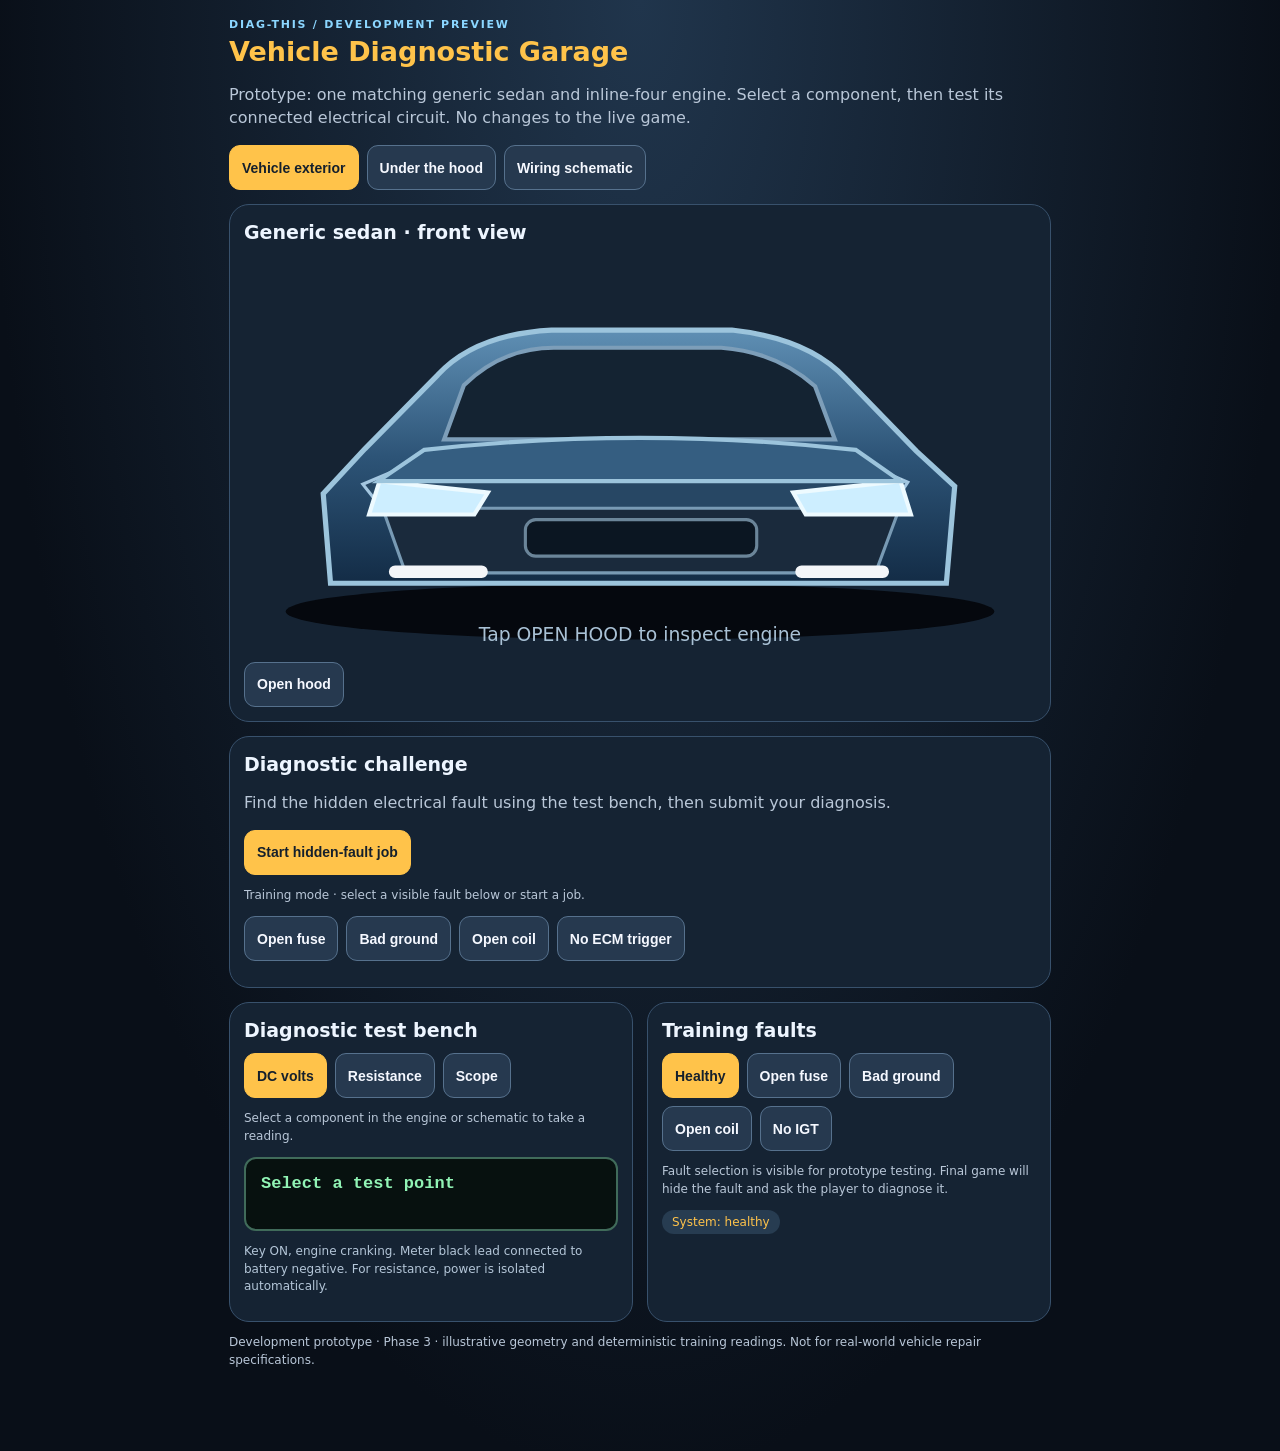
<file: vehicle-prototype.html>
<!doctype html><html lang="en"><head><meta charset="utf-8"><meta name="viewport" content="width=device-width,initial-scale=1,viewport-fit=cover"><title>Diag-This | Vehicle Diagnostic Prototype</title><style>
:root{color-scheme:dark;font-family:system-ui,sans-serif;background:#0b111b;color:#edf5ff}*{box-sizing:border-box}body{margin:0;background:radial-gradient(ellipse at top,#20354c,#090f18 72%)}main{max-width:850px;margin:auto;padding:18px 14px 70px}h1{font-size:27px;margin:5px 0;color:#ffc34a}p{color:#b9c7d8;line-height:1.45}.eyebrow{font-size:11px;letter-spacing:.16em;color:#8bd6ff;font-weight:800}section{background:#152333;border:1px solid #38516c;border-radius:20px;padding:14px;margin:14px 0;overflow:hidden}h2{font-size:19px;margin:2px 0 12px}.tabs,.tools,.faults{display:flex;gap:8px;flex-wrap:wrap}button{background:#26394f;border:1px solid #56718d;color:#f5f8ff;border-radius:11px;padding:12px;font-size:14px;font-weight:700;min-height:45px;cursor:pointer}button.active{background:#ffc34a;color:#15202c;border-color:#ffc34a}button:focus-visible,[role=button]:focus-visible{outline:3px solid #60d4ff}svg{display:block;width:100%;height:auto}svg [data-node]{cursor:pointer;outline:none}svg [data-node]:focus-visible{filter:drop-shadow(0 0 6px #fff)}svg [data-node].selected{filter:drop-shadow(0 0 8px #ffc34a)}.readout{background:#07110f;border:2px solid #406b5a;color:#91f4b5;padding:15px;border-radius:12px;font:700 17px ui-monospace,monospace;min-height:74px}.legend{font-size:12px;color:#b4c6d8}.small{font-size:12px}.pill{display:inline-block;background:#273c51;border-radius:30px;padding:5px 10px;font-size:12px;color:#ffc34a}.wire{fill:none;stroke-width:5;stroke-linejoin:round;stroke-linecap:round}.node{fill:#0c1723;stroke:#ffce55;stroke-width:3}.label{fill:#e9f2ff;font-size:15px;font-family:ui-monospace,monospace}.shape{fill:#25374a;stroke:#9bb0c5;stroke-width:3}@media(min-width:700px){.cols{display:grid;grid-template-columns:1fr 1fr;gap:14px}.cols section{margin:0}}@media(prefers-reduced-motion:reduce){*{animation:none!important}}</style></head><body><main><div class="eyebrow">DIAG-THIS / DEVELOPMENT PREVIEW</div><h1>Vehicle Diagnostic Garage</h1><p>Prototype: one matching generic sedan and inline-four engine. Select a component, then test its connected electrical circuit. No changes to the live game.</p><div class="tabs"><button id="vehicleTab" class="active">Vehicle exterior</button><button id="engineTab">Under the hood</button><button id="schematicTab">Wiring schematic</button></div>
<section><h2 id="viewTitle">Generic sedan · front view</h2><div id="vehicleView"><svg viewBox="0 0 760 390" role="img" aria-label="Original unbranded blue sedan with opening hood"><defs><linearGradient id="paint" x2="0" y2="1"><stop stop-color="#5f8fb4"/><stop offset=".5" stop-color="#2d5477"/><stop offset="1" stop-color="#132c46"/></linearGradient></defs><ellipse cx="380" cy="342" rx="340" ry="27" fill="#05080e"/><path d="M116 186 L186 115 Q222 76 295 72 H468 Q542 80 578 119 L645 188 L682 222 L674 315 H83 L76 229Z" fill="url(#paint)" stroke="#9cc4dc" stroke-width="5"/><path d="M211 125 Q249 88 300 89 H458 Q511 93 548 126 L567 177 H192Z" fill="#142332" stroke="#7d9eb9" stroke-width="4"/><path d="M190 188 H567 L637 218 L620 244 H133 L114 220Z" fill="#274764" stroke="#a4c7e1" stroke-width="3"/><path d="M133 243 H629 L606 305 H155Z" fill="#1a2a3c" stroke="#789ab4" stroke-width="3"/><rect x="270" y="254" width="222" height="35" rx="10" fill="#0b1622" stroke="#6b8599" stroke-width="3"/><path d="M130 217 L234 228 L221 249 H120Z M630 217 L527 228 L539 249 H640Z" fill="#cdeeff" stroke="#edfaff" stroke-width="4"/><path d="M145 304 H228 M535 304 H613" stroke="#f4f6f9" stroke-width="12" stroke-linecap="round"/><path id="hood" d="M173 187 Q380 164 587 187 L630 217 H129Z" fill="#355e81" stroke="#9cc4dc" stroke-width="4"/><text x="380" y="370" fill="#a9c1d5" font-size="18" text-anchor="middle">Tap OPEN HOOD to inspect engine</text></svg><button id="hoodBtn">Open hood</button></div>
<div id="engineView" hidden><svg viewBox="0 0 760 430" role="img" aria-label="Inline four engine bay with tappable battery, fuse box, coils and ground"><rect x="36" y="18" width="688" height="385" rx="50" fill="#111c28" stroke="#7c9bb3" stroke-width="9"/><path d="M103 45 H658 L640 103 H120Z" fill="#364b5e" stroke="#708da7" stroke-width="4"/><rect x="250" y="111" width="270" height="223" rx="34" fill="#354657" stroke="#a0b5c9" stroke-width="5"/><rect x="271" y="129" width="230" height="58" rx="13" fill="#1a2b3b"/><text x="386" y="164" text-anchor="middle" fill="#e3edf7" font-size="20" font-weight="bold">INLINE 4 · DOHC</text><g data-node="coil" tabindex="0" role="button" aria-label="Ignition coil connector"><rect x="275" y="205" width="43" height="74" rx="8" fill="#1d2835" stroke="#ffc34a" stroke-width="3"/><text x="296" y="249" text-anchor="middle" fill="#fff" font-size="18">1</text><rect x="330" y="205" width="43" height="74" rx="8" fill="#1d2835" stroke="#ffc34a" stroke-width="3"/><text x="351" y="249" text-anchor="middle" fill="#fff" font-size="18">2</text><rect x="385" y="205" width="43" height="74" rx="8" fill="#1d2835" stroke="#ffc34a" stroke-width="3"/><text x="406" y="249" text-anchor="middle" fill="#fff" font-size="18">3</text><rect x="440" y="205" width="43" height="74" rx="8" fill="#1d2835" stroke="#ffc34a" stroke-width="3"/><text x="461" y="249" text-anchor="middle" fill="#fff" font-size="18">4</text></g><g data-node="battery" tabindex="0" role="button" aria-label="Battery"><rect x="92" y="135" width="118" height="112" rx="12" class="shape"/><rect x="110" y="153" width="80" height="22" rx="4" fill="#d4a73d"/><text x="151" y="212" text-anchor="middle" class="label">12V</text></g><g data-node="fuse" tabindex="0" role="button" aria-label="Ignition fuse"><rect x="559" y="126" width="108" height="90" rx="12" class="shape"/><text x="613" y="167" text-anchor="middle" class="label">FUSE</text><text x="613" y="189" text-anchor="middle" class="label">15A</text></g><g data-node="ground" tabindex="0" role="button" aria-label="Chassis ground"><circle cx="612" cy="292" r="28" fill="#2a3b4b" stroke="#ffc34a" stroke-width="4"/><text x="612" y="299" text-anchor="middle" class="label">GND</text></g><path d="M210 170 Q240 180 250 217 M520 217 Q550 187 560 171" class="wire" stroke="#d884a4"/><rect x="243" y="355" width="277" height="28" rx="7" fill="#4b6477" stroke="#98b2c6"/><text x="380" y="414" fill="#b7c7d9" text-anchor="middle" font-size="16">Tap a highlighted component to probe it</text></svg></div>
<div id="schematicView" hidden><svg viewBox="0 0 760 410" role="img" aria-label="Interactive simplified ignition wiring schematic"><rect x="18" y="18" width="724" height="374" rx="16" fill="#0b1521" stroke="#3a5269"/><path d="M116 114 H244 H364 H504" class="wire" stroke="#ed7d96"/><path d="M364 114 V175" class="wire" stroke="#ed7d96"/><path d="M364 239 V315 H550" class="wire" stroke="#66b9fa"/><path d="M504 114 V315 H615" class="wire" stroke="#7ec7a6"/><rect x="52" y="85" width="85" height="60" rx="7" class="shape"/><text x="94" y="120" text-anchor="middle" class="label">12V</text><rect x="244" y="92" width="75" height="44" rx="6" class="shape"/><text x="281" y="119" text-anchor="middle" class="label">15A</text><rect x="326" y="175" width="76" height="64" rx="9" class="shape"/><text x="364" y="212" text-anchor="middle" class="label">COIL</text><rect x="513" y="284" width="96" height="60" rx="8" class="shape"/><text x="561" y="321" text-anchor="middle" class="label">ECM</text><g data-node="battery" tabindex="0" role="button"><circle class="node" cx="116" cy="114" r="14"/></g><g data-node="fuse" tabindex="0" role="button"><circle class="node" cx="281" cy="114" r="14"/></g><g data-node="coil" tabindex="0" role="button"><circle class="node" cx="364" cy="175" r="14"/></g><g data-node="ground" tabindex="0" role="button"><circle class="node" cx="615" cy="315" r="14"/></g><g data-node="ecm" tabindex="0" role="button"><circle class="node" cx="550" cy="315" r="14"/></g><g class="label"><text x="116" y="76" text-anchor="middle">B+</text><text x="281" y="76" text-anchor="middle">FUSE</text><text x="364" y="161" text-anchor="middle">IG+</text><text x="615" y="352" text-anchor="middle">GROUND</text><text x="550" y="365" text-anchor="middle">IGT</text></g></svg><p class="legend">Simplified training circuit, not an OEM wiring diagram. Nodes are connected to the same fault model used by the vehicle view.</p></div></section>
<section id="challenge"><h2>Diagnostic challenge</h2><p>Find the hidden electrical fault using the test bench, then submit your diagnosis.</p><button id="newChallenge" class="active">Start hidden-fault job</button><button id="revealFault">Reveal answer</button><p id="challengeState" class="small">Training mode · select a visible fault below or start a job.</p><div id="diagnosisChoices" class="faults" hidden><button data-answer="fuse">Open fuse</button><button data-answer="ground">Bad ground</button><button data-answer="coil">Open coil</button><button data-answer="ecm">No ECM trigger</button></div><p id="testHistory" class="small"></p></section><div class="cols"><section><h2>Diagnostic test bench</h2><div class="tools"><button data-tool="volts" class="active">DC volts</button><button data-tool="ohms">Resistance</button><button data-tool="scope">Scope</button></div><p class="small">Select a component in the engine or schematic to take a reading.</p><div class="readout" id="reading" aria-live="polite">Select a test point</div><p class="legend" id="explain">Key ON, engine cranking. Meter black lead connected to battery negative. For resistance, power is isolated automatically.</p></section><section id="trainingPanel"><h2>Training faults</h2><div class="faults"><button data-fault="healthy" class="active">Healthy</button><button data-fault="fuse">Open fuse</button><button data-fault="ground">Bad ground</button><button data-fault="coil">Open coil</button><button data-fault="ecm">No IGT</button></div><p class="small">Fault selection is visible for prototype testing. Final game will hide the fault and ask the player to diagnose it.</p><div class="pill" id="status">System: healthy</div></section></div><p class="small">Development prototype · Phase 3 · illustrative geometry and deterministic training readings. Not for real-world vehicle repair specifications.</p></main><script>
const $=id=>document.getElementById(id);let view='vehicle',tool='volts',fault='healthy',node=null,challenge=false,attempts=0,measurements=0,round=0;const jobs=['fuse','ground','coil','ecm'];
function show(v){view=v;for(const n of ['vehicle','engine','schematic']){$(n+'View').hidden=n!==v;$(n+'Tab').classList.toggle('active',n===v)}$('viewTitle').textContent=({vehicle:'Generic sedan · front view',engine:'Matching inline-four engine bay',schematic:'Ignition system · electrical schematic'})[v]}
for(const n of ['vehicle','engine','schematic'])$(n+'Tab').onclick=()=>show(n);
$('hoodBtn').onclick=()=>show('engine');
function render(){document.querySelectorAll('[data-node]').forEach(e=>e.classList.toggle('selected',e.dataset.node===node));const d={healthy:{battery:12.4,fuse:12.3,coil:12.2,ground:0.04,ecm:3.8},fuse:{battery:12.4,fuse:0,coil:0,ground:0.04,ecm:3.8},ground:{battery:12.4,fuse:12.3,coil:12.2,ground:2.6,ecm:3.8},coil:{battery:12.4,fuse:12.3,coil:12.2,ground:0.04,ecm:3.8},ecm:{battery:12.4,fuse:12.3,coil:12.2,ground:0.04,ecm:0}};const ohms={battery:'OL',fuse:fault==='fuse'?'OL':'0.2 Ω',coil:fault==='coil'?'OL':'1.1 Ω',ground:fault==='ground'?'18.0 Ω':'0.1 Ω',ecm:'OL'};if(!node){$('reading').textContent='Select a test point';return}let val;if(tool==='volts')val=d[fault][node].toFixed(2)+' V';else if(tool==='ohms')val=ohms[node];else val=node==='ecm'?(fault==='ecm'?'No trigger pulse':'IGT pulse train · 0–5 V'):node==='coil'?(fault==='coil'||fault==='fuse'||fault==='ecm'?'No primary switching':'Primary switching detected'):'Scope: steady reference';$('reading').textContent=node.toUpperCase()+' · '+val;if(challenge){measurements++;$('testHistory').textContent='Tests: '+measurements+' · '+node.toUpperCase()+' / '+tool+' / '+val;}$('explain').textContent=tool==='ohms'?'Training ohmmeter: circuit isolated, power OFF.':'Training simulation: '+(tool==='scope'?'simplified signal status':'black lead at battery negative, key ON')+'.';}
document.querySelectorAll('[data-node]').forEach(e=>{const select=()=>{node=e.dataset.node;render()};e.addEventListener('click',select);e.addEventListener('keydown',ev=>{if(ev.key==='Enter'||ev.key===' '){ev.preventDefault();select()}})});
document.querySelectorAll('[data-tool]').forEach(b=>b.onclick=()=>{tool=b.dataset.tool;document.querySelectorAll('[data-tool]').forEach(x=>x.classList.toggle('active',x===b));render()});
document.querySelectorAll('[data-fault]').forEach(b=>b.onclick=()=>{if(challenge)return;fault=b.dataset.fault;document.querySelectorAll('[data-fault]').forEach(x=>x.classList.toggle('active',x===b));$('status').textContent='System: '+b.textContent;render()});$('newChallenge').onclick=()=>{challenge=true;round++;attempts=0;measurements=0;node=null;fault=jobs[(round-1)%jobs.length];$('trainingPanel').hidden=true;$('diagnosisChoices').hidden=false;$('revealFault').hidden=false;$('challengeState').textContent='Job '+round+' · Unknown fault. Diagnose using test readings.';$('testHistory').textContent='No tests recorded yet.';show('vehicle');render()};
$('revealFault').onclick=()=>{if(challenge)$('challengeState').textContent='Answer: '+fault};
document.querySelectorAll('[data-answer]').forEach(b=>b.onclick=()=>{if(!challenge)return;attempts++;if(b.dataset.answer===fault){const points=Math.max(10,100-(attempts-1)*25-Math.max(0,measurements-4)*3);let best=0;try{best=Number(localStorage.getItem('diag_this_best')||0);if(points>best)localStorage.setItem('diag_this_best',String(points))}catch(e){}$('challengeState').textContent='CORRECT · '+points+' points · Best: '+Math.max(best,points)+' · '+measurements+' tests. Start another job to continue.';challenge=false;$('trainingPanel').hidden=false;$('diagnosisChoices').hidden=true;$('revealFault').hidden=true}else $('challengeState').textContent='Incorrect. Check your readings and try again. Attempts: '+attempts});
$('revealFault').hidden=true;show('vehicle');
</script></body></html>
</file>
<file: diagnostic-redesign.css>
/* Phase 2: mobile diagnostic workspace and vehicle context. Existing live circuit SVG and test handlers remain intact. */
:root{--bg:#0b111a;--panel:#172332;--panel2:#233245;--line:#42546b;--text:#f4f7fb;--muted:#bac7d6;--yellow:#ffbf40;--green:#73efac}
html{-webkit-text-size-adjust:100%;color-scheme:dark}
body{background:radial-gradient(ellipse at top,#1b3047,#0a1019 70%)}
.wrap{max-width:900px;padding: max(12px,env(safe-area-inset-top)) 12px calc(180px + env(safe-area-inset-bottom))}
button{min-height:44px;-webkit-tap-highlight-color:transparent}
button:focus-visible,a:focus-visible,.tp:focus-visible{outline:3px solid #54c8ff;outline-offset:3px}
.card{border-radius:17px;box-shadow:0 12px 32px #0003}
.diagram{background:linear-gradient(150deg,#0c1826,#0b1019);border:1px solid #455970;border-radius:18px;overflow:hidden;box-shadow:inset 0 0 40px #0004}
.diagram svg{height:auto;min-height:0;touch-action:manipulation}
.tp circle.hit{stroke:transparent;stroke-width:18}
.tp circle.ring{stroke:#ffd15c;stroke-width:2.6}
.leadbar{display:grid;grid-template-columns:repeat(2,minmax(0,1fr));gap:8px;margin:10px 0}
.lead{min-height:49px;border-radius:13px;font-size:15px}
.actions{gap:9px}
.act{border-radius:12px;min-height:50px}
.dmm{padding:8px 12px max(12px,env(safe-area-inset-bottom));pointer-events:none}
.dmmIn{pointer-events:auto;box-shadow:0 12px 42px #000b}
.vehicle-context{margin:14px 0;background:linear-gradient(135deg,#1b2b3c,#111b28);border:1px solid #40556c;border-radius:18px;overflow:hidden}
.vehicle-context__header{padding:12px 15px 0;display:flex;justify-content:space-between;gap:10px;align-items:center}
.vehicle-context__header strong{font:700 20px 'Barlow Condensed',sans-serif;text-transform:uppercase;letter-spacing:.06em}
.vehicle-context__header span{font:600 10px 'JetBrains Mono',monospace;color:#ffce69}
.vehicle-context__art{width:100%;height:auto;display:block}
.vehicle-context__caption{font-size:12px;color:#b9c7d8;padding:0 15px 14px;line-height:1.45}
@media(max-width:520px){.wrap{padding-left:10px;padding-right:10px}.stats{gap:3px}.stat{min-width:45px;padding:5px}.lead{font-size:14px}.vehicle-context__header strong{font-size:18px}}
@media(prefers-reduced-motion:reduce){*,*:before,*:after{animation:none!important;transition:none!important}}
</file>
